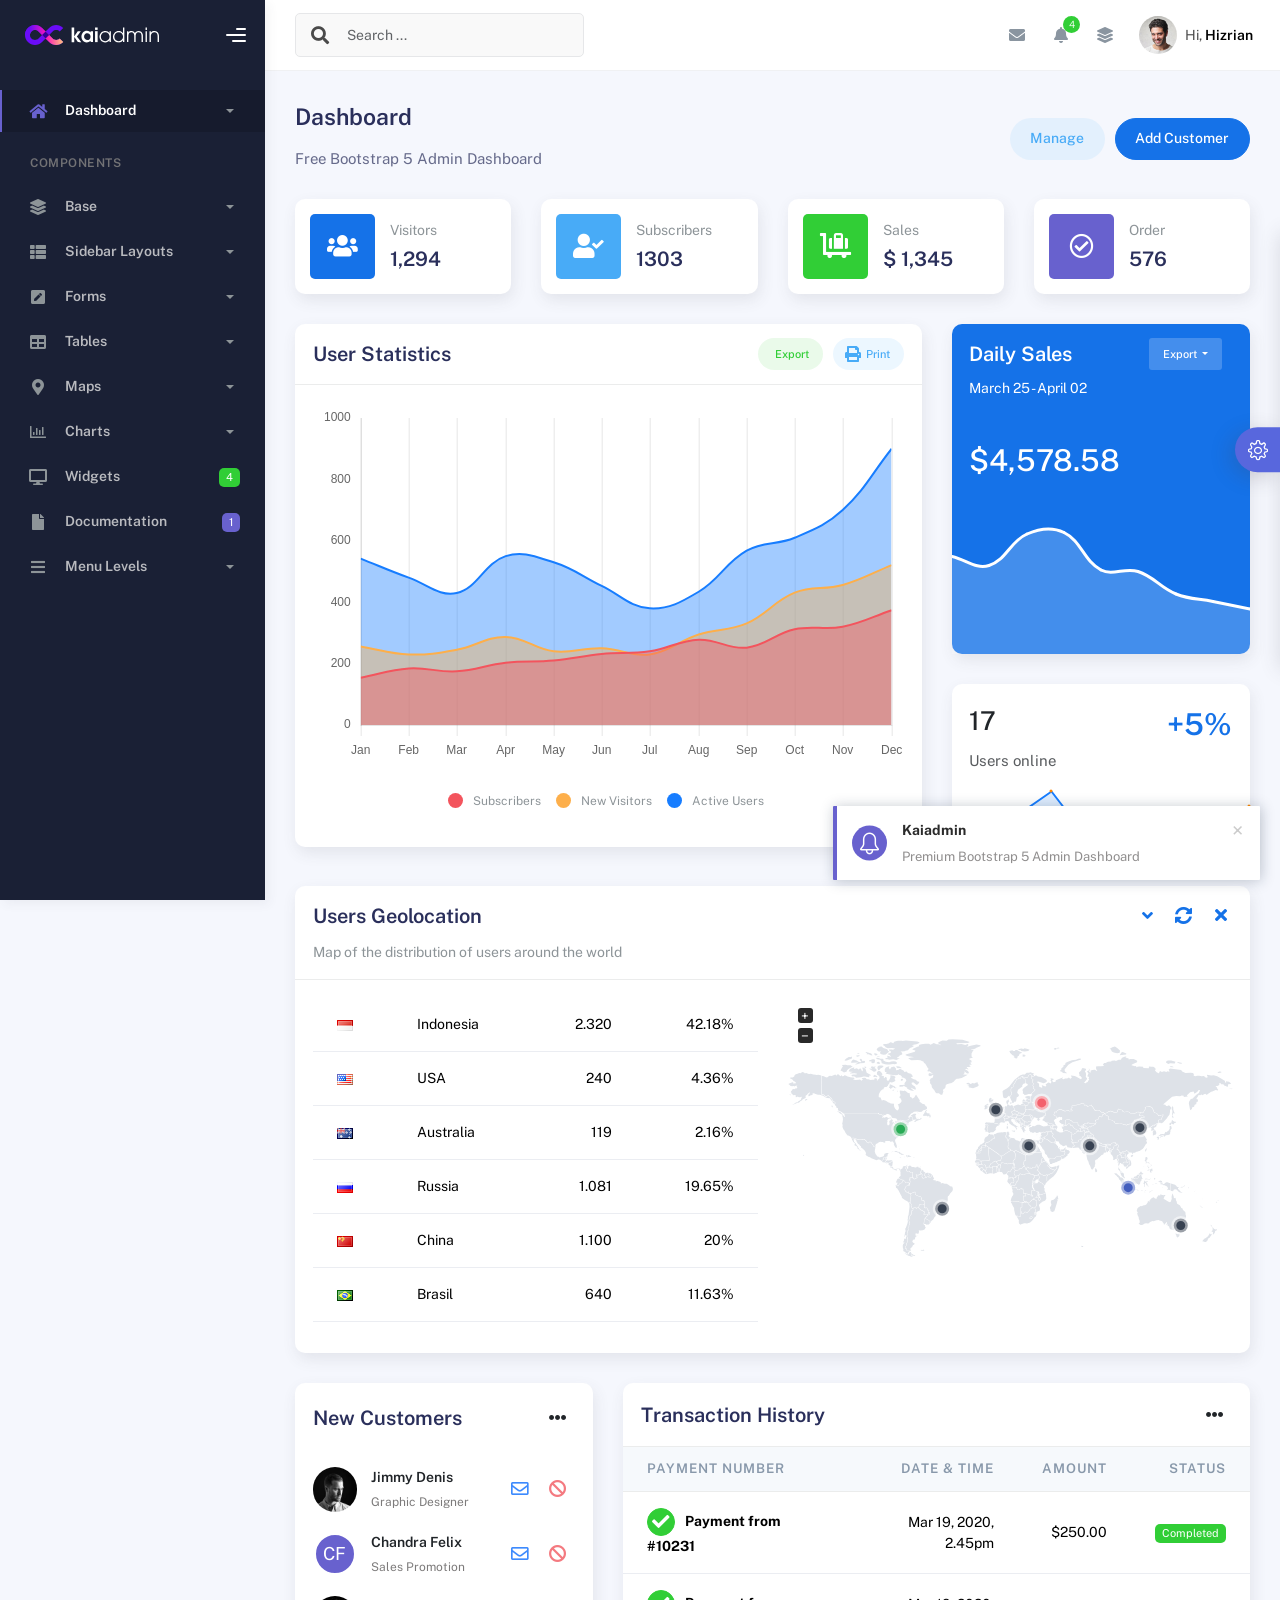
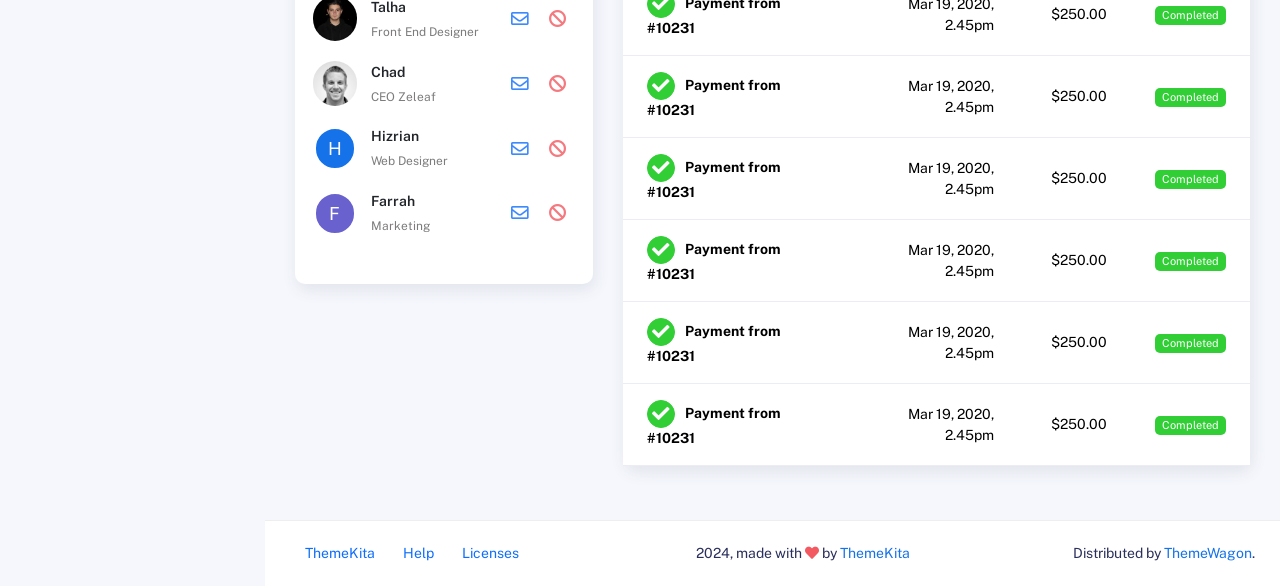
<file: kaiadmin-lite-1.2.0/index.html>
<!DOCTYPE html>
<html lang="en">
  <head>
    <meta http-equiv="X-UA-Compatible" content="IE=edge" />
    <title>Kaiadmin - Bootstrap 5 Admin Dashboard</title>
    <meta
      content="width=device-width, initial-scale=1.0, shrink-to-fit=no"
      name="viewport"
    />
    <link
      rel="icon"
      href="assets/img/kaiadmin/favicon.ico"
      type="image/x-icon"
    />

    <!-- Fonts and icons -->
    <script src="assets/js/plugin/webfont/webfont.min.js"></script>
    <script>
      WebFont.load({
        google: { families: ["Public Sans:300,400,500,600,700"] },
        custom: {
          families: [
            "Font Awesome 5 Solid",
            "Font Awesome 5 Regular",
            "Font Awesome 5 Brands",
            "simple-line-icons",
          ],
          urls: ["assets/css/fonts.min.css"],
        },
        active: function () {
          sessionStorage.fonts = true;
        },
      });
    </script>

    <!-- CSS Files -->
    <link rel="stylesheet" href="assets/css/bootstrap.min.css" />
    <link rel="stylesheet" href="assets/css/plugins.min.css" />
    <link rel="stylesheet" href="assets/css/kaiadmin.min.css" />

    <!-- CSS Just for demo purpose, don't include it in your project -->
    <link rel="stylesheet" href="assets/css/demo.css" />
  </head>
  <body>
    <div class="wrapper">
      <!-- Sidebar -->
      <div class="sidebar" data-background-color="dark">
        <div class="sidebar-logo">
          <!-- Logo Header -->
          <div class="logo-header" data-background-color="dark">
            <a href="index.html" class="logo">
              <img
                src="assets/img/kaiadmin/logo_light.svg"
                alt="navbar brand"
                class="navbar-brand"
                height="20"
              />
            </a>
            <div class="nav-toggle">
              <button class="btn btn-toggle toggle-sidebar">
                <i class="gg-menu-right"></i>
              </button>
              <button class="btn btn-toggle sidenav-toggler">
                <i class="gg-menu-left"></i>
              </button>
            </div>
            <button class="topbar-toggler more">
              <i class="gg-more-vertical-alt"></i>
            </button>
          </div>
          <!-- End Logo Header -->
        </div>
        <div class="sidebar-wrapper scrollbar scrollbar-inner">
          <div class="sidebar-content">
            <ul class="nav nav-secondary">
              <li class="nav-item active">
                <a
                  data-bs-toggle="collapse"
                  href="#dashboard"
                  class="collapsed"
                  aria-expanded="false"
                >
                  <i class="fas fa-home"></i>
                  <p>Dashboard</p>
                  <span class="caret"></span>
                </a>
                <div class="collapse" id="dashboard">
                  <ul class="nav nav-collapse">
                    <li>
                      <a href="../demo1/index.html">
                        <span class="sub-item">Dashboard 1</span>
                      </a>
                    </li>
                  </ul>
                </div>
              </li>
              <li class="nav-section">
                <span class="sidebar-mini-icon">
                  <i class="fa fa-ellipsis-h"></i>
                </span>
                <h4 class="text-section">Components</h4>
              </li>
              <li class="nav-item">
                <a data-bs-toggle="collapse" href="#base">
                  <i class="fas fa-layer-group"></i>
                  <p>Base</p>
                  <span class="caret"></span>
                </a>
                <div class="collapse" id="base">
                  <ul class="nav nav-collapse">
                    <li>
                      <a href="components/avatars.html">
                        <span class="sub-item">Avatars</span>
                      </a>
                    </li>
                    <li>
                      <a href="components/buttons.html">
                        <span class="sub-item">Buttons</span>
                      </a>
                    </li>
                    <li>
                      <a href="components/gridsystem.html">
                        <span class="sub-item">Grid System</span>
                      </a>
                    </li>
                    <li>
                      <a href="components/panels.html">
                        <span class="sub-item">Panels</span>
                      </a>
                    </li>
                    <li>
                      <a href="components/notifications.html">
                        <span class="sub-item">Notifications</span>
                      </a>
                    </li>
                    <li>
                      <a href="components/sweetalert.html">
                        <span class="sub-item">Sweet Alert</span>
                      </a>
                    </li>
                    <li>
                      <a href="components/font-awesome-icons.html">
                        <span class="sub-item">Font Awesome Icons</span>
                      </a>
                    </li>
                    <li>
                      <a href="components/simple-line-icons.html">
                        <span class="sub-item">Simple Line Icons</span>
                      </a>
                    </li>
                    <li>
                      <a href="components/typography.html">
                        <span class="sub-item">Typography</span>
                      </a>
                    </li>
                  </ul>
                </div>
              </li>
              <li class="nav-item">
                <a data-bs-toggle="collapse" href="#sidebarLayouts">
                  <i class="fas fa-th-list"></i>
                  <p>Sidebar Layouts</p>
                  <span class="caret"></span>
                </a>
                <div class="collapse" id="sidebarLayouts">
                  <ul class="nav nav-collapse">
                    <li>
                      <a href="sidebar-style-2.html">
                        <span class="sub-item">Sidebar Style 2</span>
                      </a>
                    </li>
                    <li>
                      <a href="icon-menu.html">
                        <span class="sub-item">Icon Menu</span>
                      </a>
                    </li>
                  </ul>
                </div>
              </li>
              <li class="nav-item">
                <a data-bs-toggle="collapse" href="#forms">
                  <i class="fas fa-pen-square"></i>
                  <p>Forms</p>
                  <span class="caret"></span>
                </a>
                <div class="collapse" id="forms">
                  <ul class="nav nav-collapse">
                    <li>
                      <a href="forms/forms.html">
                        <span class="sub-item">Basic Form</span>
                      </a>
                    </li>
                  </ul>
                </div>
              </li>
              <li class="nav-item">
                <a data-bs-toggle="collapse" href="#tables">
                  <i class="fas fa-table"></i>
                  <p>Tables</p>
                  <span class="caret"></span>
                </a>
                <div class="collapse" id="tables">
                  <ul class="nav nav-collapse">
                    <li>
                      <a href="tables/tables.html">
                        <span class="sub-item">Basic Table</span>
                      </a>
                    </li>
                    <li>
                      <a href="tables/datatables.html">
                        <span class="sub-item">Datatables</span>
                      </a>
                    </li>
                  </ul>
                </div>
              </li>
              <li class="nav-item">
                <a data-bs-toggle="collapse" href="#maps">
                  <i class="fas fa-map-marker-alt"></i>
                  <p>Maps</p>
                  <span class="caret"></span>
                </a>
                <div class="collapse" id="maps">
                  <ul class="nav nav-collapse">
                    <li>
                      <a href="maps/googlemaps.html">
                        <span class="sub-item">Google Maps</span>
                      </a>
                    </li>
                    <li>
                      <a href="maps/jsvectormap.html">
                        <span class="sub-item">Jsvectormap</span>
                      </a>
                    </li>
                  </ul>
                </div>
              </li>
              <li class="nav-item">
                <a data-bs-toggle="collapse" href="#charts">
                  <i class="far fa-chart-bar"></i>
                  <p>Charts</p>
                  <span class="caret"></span>
                </a>
                <div class="collapse" id="charts">
                  <ul class="nav nav-collapse">
                    <li>
                      <a href="charts/charts.html">
                        <span class="sub-item">Chart Js</span>
                      </a>
                    </li>
                    <li>
                      <a href="charts/sparkline.html">
                        <span class="sub-item">Sparkline</span>
                      </a>
                    </li>
                  </ul>
                </div>
              </li>
              <li class="nav-item">
                <a href="widgets.html">
                  <i class="fas fa-desktop"></i>
                  <p>Widgets</p>
                  <span class="badge badge-success">4</span>
                </a>
              </li>
              <li class="nav-item">
                <a href="../../documentation/index.html">
                  <i class="fas fa-file"></i>
                  <p>Documentation</p>
                  <span class="badge badge-secondary">1</span>
                </a>
              </li>
              <li class="nav-item">
                <a data-bs-toggle="collapse" href="#submenu">
                  <i class="fas fa-bars"></i>
                  <p>Menu Levels</p>
                  <span class="caret"></span>
                </a>
                <div class="collapse" id="submenu">
                  <ul class="nav nav-collapse">
                    <li>
                      <a data-bs-toggle="collapse" href="#subnav1">
                        <span class="sub-item">Level 1</span>
                        <span class="caret"></span>
                      </a>
                      <div class="collapse" id="subnav1">
                        <ul class="nav nav-collapse subnav">
                          <li>
                            <a href="#">
                              <span class="sub-item">Level 2</span>
                            </a>
                          </li>
                          <li>
                            <a href="#">
                              <span class="sub-item">Level 2</span>
                            </a>
                          </li>
                        </ul>
                      </div>
                    </li>
                    <li>
                      <a data-bs-toggle="collapse" href="#subnav2">
                        <span class="sub-item">Level 1</span>
                        <span class="caret"></span>
                      </a>
                      <div class="collapse" id="subnav2">
                        <ul class="nav nav-collapse subnav">
                          <li>
                            <a href="#">
                              <span class="sub-item">Level 2</span>
                            </a>
                          </li>
                        </ul>
                      </div>
                    </li>
                    <li>
                      <a href="#">
                        <span class="sub-item">Level 1</span>
                      </a>
                    </li>
                  </ul>
                </div>
              </li>
            </ul>
          </div>
        </div>
      </div>
      <!-- End Sidebar -->

      <div class="main-panel">
        <div class="main-header">
          <div class="main-header-logo">
            <!-- Logo Header -->
            <div class="logo-header" data-background-color="dark">
              <a href="index.html" class="logo">
                <img
                  src="assets/img/kaiadmin/logo_light.svg"
                  alt="navbar brand"
                  class="navbar-brand"
                  height="20"
                />
              </a>
              <div class="nav-toggle">
                <button class="btn btn-toggle toggle-sidebar">
                  <i class="gg-menu-right"></i>
                </button>
                <button class="btn btn-toggle sidenav-toggler">
                  <i class="gg-menu-left"></i>
                </button>
              </div>
              <button class="topbar-toggler more">
                <i class="gg-more-vertical-alt"></i>
              </button>
            </div>
            <!-- End Logo Header -->
          </div>
          <!-- Navbar Header -->
          <nav
            class="navbar navbar-header navbar-header-transparent navbar-expand-lg border-bottom"
          >
            <div class="container-fluid">
              <nav
                class="navbar navbar-header-left navbar-expand-lg navbar-form nav-search p-0 d-none d-lg-flex"
              >
                <div class="input-group">
                  <div class="input-group-prepend">
                    <button type="submit" class="btn btn-search pe-1">
                      <i class="fa fa-search search-icon"></i>
                    </button>
                  </div>
                  <input
                    type="text"
                    placeholder="Search ..."
                    class="form-control"
                  />
                </div>
              </nav>

              <ul class="navbar-nav topbar-nav ms-md-auto align-items-center">
                <li
                  class="nav-item topbar-icon dropdown hidden-caret d-flex d-lg-none"
                >
                  <a
                    class="nav-link dropdown-toggle"
                    data-bs-toggle="dropdown"
                    href="#"
                    role="button"
                    aria-expanded="false"
                    aria-haspopup="true"
                  >
                    <i class="fa fa-search"></i>
                  </a>
                  <ul class="dropdown-menu dropdown-search animated fadeIn">
                    <form class="navbar-left navbar-form nav-search">
                      <div class="input-group">
                        <input
                          type="text"
                          placeholder="Search ..."
                          class="form-control"
                        />
                      </div>
                    </form>
                  </ul>
                </li>
                <li class="nav-item topbar-icon dropdown hidden-caret">
                  <a
                    class="nav-link dropdown-toggle"
                    href="#"
                    id="messageDropdown"
                    role="button"
                    data-bs-toggle="dropdown"
                    aria-haspopup="true"
                    aria-expanded="false"
                  >
                    <i class="fa fa-envelope"></i>
                  </a>
                  <ul
                    class="dropdown-menu messages-notif-box animated fadeIn"
                    aria-labelledby="messageDropdown"
                  >
                    <li>
                      <div
                        class="dropdown-title d-flex justify-content-between align-items-center"
                      >
                        Messages
                        <a href="#" class="small">Mark all as read</a>
                      </div>
                    </li>
                    <li>
                      <div class="message-notif-scroll scrollbar-outer">
                        <div class="notif-center">
                          <a href="#">
                            <div class="notif-img">
                              <img
                                src="assets/img/jm_denis.jpg"
                                alt="Img Profile"
                              />
                            </div>
                            <div class="notif-content">
                              <span class="subject">Jimmy Denis</span>
                              <span class="block"> How are you ? </span>
                              <span class="time">5 minutes ago</span>
                            </div>
                          </a>
                          <a href="#">
                            <div class="notif-img">
                              <img
                                src="assets/img/chadengle.jpg"
                                alt="Img Profile"
                              />
                            </div>
                            <div class="notif-content">
                              <span class="subject">Chad</span>
                              <span class="block"> Ok, Thanks ! </span>
                              <span class="time">12 minutes ago</span>
                            </div>
                          </a>
                          <a href="#">
                            <div class="notif-img">
                              <img
                                src="assets/img/mlane.jpg"
                                alt="Img Profile"
                              />
                            </div>
                            <div class="notif-content">
                              <span class="subject">Jhon Doe</span>
                              <span class="block">
                                Ready for the meeting today...
                              </span>
                              <span class="time">12 minutes ago</span>
                            </div>
                          </a>
                          <a href="#">
                            <div class="notif-img">
                              <img
                                src="assets/img/talha.jpg"
                                alt="Img Profile"
                              />
                            </div>
                            <div class="notif-content">
                              <span class="subject">Talha</span>
                              <span class="block"> Hi, Apa Kabar ? </span>
                              <span class="time">17 minutes ago</span>
                            </div>
                          </a>
                        </div>
                      </div>
                    </li>
                    <li>
                      <a class="see-all" href="javascript:void(0);"
                        >See all messages<i class="fa fa-angle-right"></i>
                      </a>
                    </li>
                  </ul>
                </li>
                <li class="nav-item topbar-icon dropdown hidden-caret">
                  <a
                    class="nav-link dropdown-toggle"
                    href="#"
                    id="notifDropdown"
                    role="button"
                    data-bs-toggle="dropdown"
                    aria-haspopup="true"
                    aria-expanded="false"
                  >
                    <i class="fa fa-bell"></i>
                    <span class="notification">4</span>
                  </a>
                  <ul
                    class="dropdown-menu notif-box animated fadeIn"
                    aria-labelledby="notifDropdown"
                  >
                    <li>
                      <div class="dropdown-title">
                        You have 4 new notification
                      </div>
                    </li>
                    <li>
                      <div class="notif-scroll scrollbar-outer">
                        <div class="notif-center">
                          <a href="#">
                            <div class="notif-icon notif-primary">
                              <i class="fa fa-user-plus"></i>
                            </div>
                            <div class="notif-content">
                              <span class="block"> New user registered </span>
                              <span class="time">5 minutes ago</span>
                            </div>
                          </a>
                          <a href="#">
                            <div class="notif-icon notif-success">
                              <i class="fa fa-comment"></i>
                            </div>
                            <div class="notif-content">
                              <span class="block">
                                Rahmad commented on Admin
                              </span>
                              <span class="time">12 minutes ago</span>
                            </div>
                          </a>
                          <a href="#">
                            <div class="notif-img">
                              <img
                                src="assets/img/profile2.jpg"
                                alt="Img Profile"
                              />
                            </div>
                            <div class="notif-content">
                              <span class="block">
                                Reza send messages to you
                              </span>
                              <span class="time">12 minutes ago</span>
                            </div>
                          </a>
                          <a href="#">
                            <div class="notif-icon notif-danger">
                              <i class="fa fa-heart"></i>
                            </div>
                            <div class="notif-content">
                              <span class="block"> Farrah liked Admin </span>
                              <span class="time">17 minutes ago</span>
                            </div>
                          </a>
                        </div>
                      </div>
                    </li>
                    <li>
                      <a class="see-all" href="javascript:void(0);"
                        >See all notifications<i class="fa fa-angle-right"></i>
                      </a>
                    </li>
                  </ul>
                </li>
                <li class="nav-item topbar-icon dropdown hidden-caret">
                  <a
                    class="nav-link"
                    data-bs-toggle="dropdown"
                    href="#"
                    aria-expanded="false"
                  >
                    <i class="fas fa-layer-group"></i>
                  </a>
                  <div class="dropdown-menu quick-actions animated fadeIn">
                    <div class="quick-actions-header">
                      <span class="title mb-1">Quick Actions</span>
                      <span class="subtitle op-7">Shortcuts</span>
                    </div>
                    <div class="quick-actions-scroll scrollbar-outer">
                      <div class="quick-actions-items">
                        <div class="row m-0">
                          <a class="col-6 col-md-4 p-0" href="#">
                            <div class="quick-actions-item">
                              <div class="avatar-item bg-danger rounded-circle">
                                <i class="far fa-calendar-alt"></i>
                              </div>
                              <span class="text">Calendar</span>
                            </div>
                          </a>
                          <a class="col-6 col-md-4 p-0" href="#">
                            <div class="quick-actions-item">
                              <div
                                class="avatar-item bg-warning rounded-circle"
                              >
                                <i class="fas fa-map"></i>
                              </div>
                              <span class="text">Maps</span>
                            </div>
                          </a>
                          <a class="col-6 col-md-4 p-0" href="#">
                            <div class="quick-actions-item">
                              <div class="avatar-item bg-info rounded-circle">
                                <i class="fas fa-file-excel"></i>
                              </div>
                              <span class="text">Reports</span>
                            </div>
                          </a>
                          <a class="col-6 col-md-4 p-0" href="#">
                            <div class="quick-actions-item">
                              <div
                                class="avatar-item bg-success rounded-circle"
                              >
                                <i class="fas fa-envelope"></i>
                              </div>
                              <span class="text">Emails</span>
                            </div>
                          </a>
                          <a class="col-6 col-md-4 p-0" href="#">
                            <div class="quick-actions-item">
                              <div
                                class="avatar-item bg-primary rounded-circle"
                              >
                                <i class="fas fa-file-invoice-dollar"></i>
                              </div>
                              <span class="text">Invoice</span>
                            </div>
                          </a>
                          <a class="col-6 col-md-4 p-0" href="#">
                            <div class="quick-actions-item">
                              <div
                                class="avatar-item bg-secondary rounded-circle"
                              >
                                <i class="fas fa-credit-card"></i>
                              </div>
                              <span class="text">Payments</span>
                            </div>
                          </a>
                        </div>
                      </div>
                    </div>
                  </div>
                </li>

                <li class="nav-item topbar-user dropdown hidden-caret">
                  <a
                    class="dropdown-toggle profile-pic"
                    data-bs-toggle="dropdown"
                    href="#"
                    aria-expanded="false"
                  >
                    <div class="avatar-sm">
                      <img
                        src="assets/img/profile.jpg"
                        alt="..."
                        class="avatar-img rounded-circle"
                      />
                    </div>
                    <span class="profile-username">
                      <span class="op-7">Hi,</span>
                      <span class="fw-bold">Hizrian</span>
                    </span>
                  </a>
                  <ul class="dropdown-menu dropdown-user animated fadeIn">
                    <div class="dropdown-user-scroll scrollbar-outer">
                      <li>
                        <div class="user-box">
                          <div class="avatar-lg">
                            <img
                              src="assets/img/profile.jpg"
                              alt="image profile"
                              class="avatar-img rounded"
                            />
                          </div>
                          <div class="u-text">
                            <h4>Hizrian</h4>
                            <p class="text-muted">hello@example.com</p>
                            <a
                              href="profile.html"
                              class="btn btn-xs btn-secondary btn-sm"
                              >View Profile</a
                            >
                          </div>
                        </div>
                      </li>
                      <li>
                        <div class="dropdown-divider"></div>
                        <a class="dropdown-item" href="#">My Profile</a>
                        <a class="dropdown-item" href="#">My Balance</a>
                        <a class="dropdown-item" href="#">Inbox</a>
                        <div class="dropdown-divider"></div>
                        <a class="dropdown-item" href="#">Account Setting</a>
                        <div class="dropdown-divider"></div>
                        <a class="dropdown-item" href="#">Logout</a>
                      </li>
                    </div>
                  </ul>
                </li>
              </ul>
            </div>
          </nav>
          <!-- End Navbar -->
        </div>

        <div class="container">
          <div class="page-inner">
            <div
              class="d-flex align-items-left align-items-md-center flex-column flex-md-row pt-2 pb-4"
            >
              <div>
                <h3 class="fw-bold mb-3">Dashboard</h3>
                <h6 class="op-7 mb-2">Free Bootstrap 5 Admin Dashboard</h6>
              </div>
              <div class="ms-md-auto py-2 py-md-0">
                <a href="#" class="btn btn-label-info btn-round me-2">Manage</a>
                <a href="#" class="btn btn-primary btn-round">Add Customer</a>
              </div>
            </div>
            <div class="row">
              <div class="col-sm-6 col-md-3">
                <div class="card card-stats card-round">
                  <div class="card-body">
                    <div class="row align-items-center">
                      <div class="col-icon">
                        <div
                          class="icon-big text-center icon-primary bubble-shadow-small"
                        >
                          <i class="fas fa-users"></i>
                        </div>
                      </div>
                      <div class="col col-stats ms-3 ms-sm-0">
                        <div class="numbers">
                          <p class="card-category">Visitors</p>
                          <h4 class="card-title">1,294</h4>
                        </div>
                      </div>
                    </div>
                  </div>
                </div>
              </div>
              <div class="col-sm-6 col-md-3">
                <div class="card card-stats card-round">
                  <div class="card-body">
                    <div class="row align-items-center">
                      <div class="col-icon">
                        <div
                          class="icon-big text-center icon-info bubble-shadow-small"
                        >
                          <i class="fas fa-user-check"></i>
                        </div>
                      </div>
                      <div class="col col-stats ms-3 ms-sm-0">
                        <div class="numbers">
                          <p class="card-category">Subscribers</p>
                          <h4 class="card-title">1303</h4>
                        </div>
                      </div>
                    </div>
                  </div>
                </div>
              </div>
              <div class="col-sm-6 col-md-3">
                <div class="card card-stats card-round">
                  <div class="card-body">
                    <div class="row align-items-center">
                      <div class="col-icon">
                        <div
                          class="icon-big text-center icon-success bubble-shadow-small"
                        >
                          <i class="fas fa-luggage-cart"></i>
                        </div>
                      </div>
                      <div class="col col-stats ms-3 ms-sm-0">
                        <div class="numbers">
                          <p class="card-category">Sales</p>
                          <h4 class="card-title">$ 1,345</h4>
                        </div>
                      </div>
                    </div>
                  </div>
                </div>
              </div>
              <div class="col-sm-6 col-md-3">
                <div class="card card-stats card-round">
                  <div class="card-body">
                    <div class="row align-items-center">
                      <div class="col-icon">
                        <div
                          class="icon-big text-center icon-secondary bubble-shadow-small"
                        >
                          <i class="far fa-check-circle"></i>
                        </div>
                      </div>
                      <div class="col col-stats ms-3 ms-sm-0">
                        <div class="numbers">
                          <p class="card-category">Order</p>
                          <h4 class="card-title">576</h4>
                        </div>
                      </div>
                    </div>
                  </div>
                </div>
              </div>
            </div>
            <div class="row">
              <div class="col-md-8">
                <div class="card card-round">
                  <div class="card-header">
                    <div class="card-head-row">
                      <div class="card-title">User Statistics</div>
                      <div class="card-tools">
                        <a
                          href="#"
                          class="btn btn-label-success btn-round btn-sm me-2"
                        >
                          <span class="btn-label">
                            <i class="fa fa-pencil"></i>
                          </span>
                          Export
                        </a>
                        <a href="#" class="btn btn-label-info btn-round btn-sm">
                          <span class="btn-label">
                            <i class="fa fa-print"></i>
                          </span>
                          Print
                        </a>
                      </div>
                    </div>
                  </div>
                  <div class="card-body">
                    <div class="chart-container" style="min-height: 375px">
                      <canvas id="statisticsChart"></canvas>
                    </div>
                    <div id="myChartLegend"></div>
                  </div>
                </div>
              </div>
              <div class="col-md-4">
                <div class="card card-primary card-round">
                  <div class="card-header">
                    <div class="card-head-row">
                      <div class="card-title">Daily Sales</div>
                      <div class="card-tools">
                        <div class="dropdown">
                          <button
                            class="btn btn-sm btn-label-light dropdown-toggle"
                            type="button"
                            id="dropdownMenuButton"
                            data-bs-toggle="dropdown"
                            aria-haspopup="true"
                            aria-expanded="false"
                          >
                            Export
                          </button>
                          <div
                            class="dropdown-menu"
                            aria-labelledby="dropdownMenuButton"
                          >
                            <a class="dropdown-item" href="#">Action</a>
                            <a class="dropdown-item" href="#">Another action</a>
                            <a class="dropdown-item" href="#"
                              >Something else here</a
                            >
                          </div>
                        </div>
                      </div>
                    </div>
                    <div class="card-category">March 25 - April 02</div>
                  </div>
                  <div class="card-body pb-0">
                    <div class="mb-4 mt-2">
                      <h1>$4,578.58</h1>
                    </div>
                    <div class="pull-in">
                      <canvas id="dailySalesChart"></canvas>
                    </div>
                  </div>
                </div>
                <div class="card card-round">
                  <div class="card-body pb-0">
                    <div class="h1 fw-bold float-end text-primary">+5%</div>
                    <h2 class="mb-2">17</h2>
                    <p class="text-muted">Users online</p>
                    <div class="pull-in sparkline-fix">
                      <div id="lineChart"></div>
                    </div>
                  </div>
                </div>
              </div>
            </div>
            <div class="row">
              <div class="col-md-12">
                <div class="card card-round">
                  <div class="card-header">
                    <div class="card-head-row card-tools-still-right">
                      <h4 class="card-title">Users Geolocation</h4>
                      <div class="card-tools">
                        <button
                          class="btn btn-icon btn-link btn-primary btn-xs"
                        >
                          <span class="fa fa-angle-down"></span>
                        </button>
                        <button
                          class="btn btn-icon btn-link btn-primary btn-xs btn-refresh-card"
                        >
                          <span class="fa fa-sync-alt"></span>
                        </button>
                        <button
                          class="btn btn-icon btn-link btn-primary btn-xs"
                        >
                          <span class="fa fa-times"></span>
                        </button>
                      </div>
                    </div>
                    <p class="card-category">
                      Map of the distribution of users around the world
                    </p>
                  </div>
                  <div class="card-body">
                    <div class="row">
                      <div class="col-md-6">
                        <div class="table-responsive table-hover table-sales">
                          <table class="table">
                            <tbody>
                              <tr>
                                <td>
                                  <div class="flag">
                                    <img
                                      src="assets/img/flags/id.png"
                                      alt="indonesia"
                                    />
                                  </div>
                                </td>
                                <td>Indonesia</td>
                                <td class="text-end">2.320</td>
                                <td class="text-end">42.18%</td>
                              </tr>
                              <tr>
                                <td>
                                  <div class="flag">
                                    <img
                                      src="assets/img/flags/us.png"
                                      alt="united states"
                                    />
                                  </div>
                                </td>
                                <td>USA</td>
                                <td class="text-end">240</td>
                                <td class="text-end">4.36%</td>
                              </tr>
                              <tr>
                                <td>
                                  <div class="flag">
                                    <img
                                      src="assets/img/flags/au.png"
                                      alt="australia"
                                    />
                                  </div>
                                </td>
                                <td>Australia</td>
                                <td class="text-end">119</td>
                                <td class="text-end">2.16%</td>
                              </tr>
                              <tr>
                                <td>
                                  <div class="flag">
                                    <img
                                      src="assets/img/flags/ru.png"
                                      alt="russia"
                                    />
                                  </div>
                                </td>
                                <td>Russia</td>
                                <td class="text-end">1.081</td>
                                <td class="text-end">19.65%</td>
                              </tr>
                              <tr>
                                <td>
                                  <div class="flag">
                                    <img
                                      src="assets/img/flags/cn.png"
                                      alt="china"
                                    />
                                  </div>
                                </td>
                                <td>China</td>
                                <td class="text-end">1.100</td>
                                <td class="text-end">20%</td>
                              </tr>
                              <tr>
                                <td>
                                  <div class="flag">
                                    <img
                                      src="assets/img/flags/br.png"
                                      alt="brazil"
                                    />
                                  </div>
                                </td>
                                <td>Brasil</td>
                                <td class="text-end">640</td>
                                <td class="text-end">11.63%</td>
                              </tr>
                            </tbody>
                          </table>
                        </div>
                      </div>
                      <div class="col-md-6">
                        <div class="mapcontainer">
                          <div
                            id="world-map"
                            class="w-100"
                            style="height: 300px"
                          ></div>
                        </div>
                      </div>
                    </div>
                  </div>
                </div>
              </div>
            </div>
            <div class="row">
              <div class="col-md-4">
                <div class="card card-round">
                  <div class="card-body">
                    <div class="card-head-row card-tools-still-right">
                      <div class="card-title">New Customers</div>
                      <div class="card-tools">
                        <div class="dropdown">
                          <button
                            class="btn btn-icon btn-clean me-0"
                            type="button"
                            id="dropdownMenuButton"
                            data-bs-toggle="dropdown"
                            aria-haspopup="true"
                            aria-expanded="false"
                          >
                            <i class="fas fa-ellipsis-h"></i>
                          </button>
                          <div
                            class="dropdown-menu"
                            aria-labelledby="dropdownMenuButton"
                          >
                            <a class="dropdown-item" href="#">Action</a>
                            <a class="dropdown-item" href="#">Another action</a>
                            <a class="dropdown-item" href="#"
                              >Something else here</a
                            >
                          </div>
                        </div>
                      </div>
                    </div>
                    <div class="card-list py-4">
                      <div class="item-list">
                        <div class="avatar">
                          <img
                            src="assets/img/jm_denis.jpg"
                            alt="..."
                            class="avatar-img rounded-circle"
                          />
                        </div>
                        <div class="info-user ms-3">
                          <div class="username">Jimmy Denis</div>
                          <div class="status">Graphic Designer</div>
                        </div>
                        <button class="btn btn-icon btn-link op-8 me-1">
                          <i class="far fa-envelope"></i>
                        </button>
                        <button class="btn btn-icon btn-link btn-danger op-8">
                          <i class="fas fa-ban"></i>
                        </button>
                      </div>
                      <div class="item-list">
                        <div class="avatar">
                          <span
                            class="avatar-title rounded-circle border border-white"
                            >CF</span
                          >
                        </div>
                        <div class="info-user ms-3">
                          <div class="username">Chandra Felix</div>
                          <div class="status">Sales Promotion</div>
                        </div>
                        <button class="btn btn-icon btn-link op-8 me-1">
                          <i class="far fa-envelope"></i>
                        </button>
                        <button class="btn btn-icon btn-link btn-danger op-8">
                          <i class="fas fa-ban"></i>
                        </button>
                      </div>
                      <div class="item-list">
                        <div class="avatar">
                          <img
                            src="assets/img/talha.jpg"
                            alt="..."
                            class="avatar-img rounded-circle"
                          />
                        </div>
                        <div class="info-user ms-3">
                          <div class="username">Talha</div>
                          <div class="status">Front End Designer</div>
                        </div>
                        <button class="btn btn-icon btn-link op-8 me-1">
                          <i class="far fa-envelope"></i>
                        </button>
                        <button class="btn btn-icon btn-link btn-danger op-8">
                          <i class="fas fa-ban"></i>
                        </button>
                      </div>
                      <div class="item-list">
                        <div class="avatar">
                          <img
                            src="assets/img/chadengle.jpg"
                            alt="..."
                            class="avatar-img rounded-circle"
                          />
                        </div>
                        <div class="info-user ms-3">
                          <div class="username">Chad</div>
                          <div class="status">CEO Zeleaf</div>
                        </div>
                        <button class="btn btn-icon btn-link op-8 me-1">
                          <i class="far fa-envelope"></i>
                        </button>
                        <button class="btn btn-icon btn-link btn-danger op-8">
                          <i class="fas fa-ban"></i>
                        </button>
                      </div>
                      <div class="item-list">
                        <div class="avatar">
                          <span
                            class="avatar-title rounded-circle border border-white bg-primary"
                            >H</span
                          >
                        </div>
                        <div class="info-user ms-3">
                          <div class="username">Hizrian</div>
                          <div class="status">Web Designer</div>
                        </div>
                        <button class="btn btn-icon btn-link op-8 me-1">
                          <i class="far fa-envelope"></i>
                        </button>
                        <button class="btn btn-icon btn-link btn-danger op-8">
                          <i class="fas fa-ban"></i>
                        </button>
                      </div>
                      <div class="item-list">
                        <div class="avatar">
                          <span
                            class="avatar-title rounded-circle border border-white bg-secondary"
                            >F</span
                          >
                        </div>
                        <div class="info-user ms-3">
                          <div class="username">Farrah</div>
                          <div class="status">Marketing</div>
                        </div>
                        <button class="btn btn-icon btn-link op-8 me-1">
                          <i class="far fa-envelope"></i>
                        </button>
                        <button class="btn btn-icon btn-link btn-danger op-8">
                          <i class="fas fa-ban"></i>
                        </button>
                      </div>
                    </div>
                  </div>
                </div>
              </div>
              <div class="col-md-8">
                <div class="card card-round">
                  <div class="card-header">
                    <div class="card-head-row card-tools-still-right">
                      <div class="card-title">Transaction History</div>
                      <div class="card-tools">
                        <div class="dropdown">
                          <button
                            class="btn btn-icon btn-clean me-0"
                            type="button"
                            id="dropdownMenuButton"
                            data-bs-toggle="dropdown"
                            aria-haspopup="true"
                            aria-expanded="false"
                          >
                            <i class="fas fa-ellipsis-h"></i>
                          </button>
                          <div
                            class="dropdown-menu"
                            aria-labelledby="dropdownMenuButton"
                          >
                            <a class="dropdown-item" href="#">Action</a>
                            <a class="dropdown-item" href="#">Another action</a>
                            <a class="dropdown-item" href="#"
                              >Something else here</a
                            >
                          </div>
                        </div>
                      </div>
                    </div>
                  </div>
                  <div class="card-body p-0">
                    <div class="table-responsive">
                      <!-- Projects table -->
                      <table class="table align-items-center mb-0">
                        <thead class="thead-light">
                          <tr>
                            <th scope="col">Payment Number</th>
                            <th scope="col" class="text-end">Date & Time</th>
                            <th scope="col" class="text-end">Amount</th>
                            <th scope="col" class="text-end">Status</th>
                          </tr>
                        </thead>
                        <tbody>
                          <tr>
                            <th scope="row">
                              <button
                                class="btn btn-icon btn-round btn-success btn-sm me-2"
                              >
                                <i class="fa fa-check"></i>
                              </button>
                              Payment from #10231
                            </th>
                            <td class="text-end">Mar 19, 2020, 2.45pm</td>
                            <td class="text-end">$250.00</td>
                            <td class="text-end">
                              <span class="badge badge-success">Completed</span>
                            </td>
                          </tr>
                          <tr>
                            <th scope="row">
                              <button
                                class="btn btn-icon btn-round btn-success btn-sm me-2"
                              >
                                <i class="fa fa-check"></i>
                              </button>
                              Payment from #10231
                            </th>
                            <td class="text-end">Mar 19, 2020, 2.45pm</td>
                            <td class="text-end">$250.00</td>
                            <td class="text-end">
                              <span class="badge badge-success">Completed</span>
                            </td>
                          </tr>
                          <tr>
                            <th scope="row">
                              <button
                                class="btn btn-icon btn-round btn-success btn-sm me-2"
                              >
                                <i class="fa fa-check"></i>
                              </button>
                              Payment from #10231
                            </th>
                            <td class="text-end">Mar 19, 2020, 2.45pm</td>
                            <td class="text-end">$250.00</td>
                            <td class="text-end">
                              <span class="badge badge-success">Completed</span>
                            </td>
                          </tr>
                          <tr>
                            <th scope="row">
                              <button
                                class="btn btn-icon btn-round btn-success btn-sm me-2"
                              >
                                <i class="fa fa-check"></i>
                              </button>
                              Payment from #10231
                            </th>
                            <td class="text-end">Mar 19, 2020, 2.45pm</td>
                            <td class="text-end">$250.00</td>
                            <td class="text-end">
                              <span class="badge badge-success">Completed</span>
                            </td>
                          </tr>
                          <tr>
                            <th scope="row">
                              <button
                                class="btn btn-icon btn-round btn-success btn-sm me-2"
                              >
                                <i class="fa fa-check"></i>
                              </button>
                              Payment from #10231
                            </th>
                            <td class="text-end">Mar 19, 2020, 2.45pm</td>
                            <td class="text-end">$250.00</td>
                            <td class="text-end">
                              <span class="badge badge-success">Completed</span>
                            </td>
                          </tr>
                          <tr>
                            <th scope="row">
                              <button
                                class="btn btn-icon btn-round btn-success btn-sm me-2"
                              >
                                <i class="fa fa-check"></i>
                              </button>
                              Payment from #10231
                            </th>
                            <td class="text-end">Mar 19, 2020, 2.45pm</td>
                            <td class="text-end">$250.00</td>
                            <td class="text-end">
                              <span class="badge badge-success">Completed</span>
                            </td>
                          </tr>
                          <tr>
                            <th scope="row">
                              <button
                                class="btn btn-icon btn-round btn-success btn-sm me-2"
                              >
                                <i class="fa fa-check"></i>
                              </button>
                              Payment from #10231
                            </th>
                            <td class="text-end">Mar 19, 2020, 2.45pm</td>
                            <td class="text-end">$250.00</td>
                            <td class="text-end">
                              <span class="badge badge-success">Completed</span>
                            </td>
                          </tr>
                        </tbody>
                      </table>
                    </div>
                  </div>
                </div>
              </div>
            </div>
          </div>
        </div>

        <footer class="footer">
          <div class="container-fluid d-flex justify-content-between">
            <nav class="pull-left">
              <ul class="nav">
                <li class="nav-item">
                  <a class="nav-link" href="http://www.themekita.com">
                    ThemeKita
                  </a>
                </li>
                <li class="nav-item">
                  <a class="nav-link" href="#"> Help </a>
                </li>
                <li class="nav-item">
                  <a class="nav-link" href="#"> Licenses </a>
                </li>
              </ul>
            </nav>
            <div class="copyright">
              2024, made with <i class="fa fa-heart heart text-danger"></i> by
              <a href="http://www.themekita.com">ThemeKita</a>
            </div>
            <div>
              Distributed by
              <a target="_blank" href="https://themewagon.com/">ThemeWagon</a>.
            </div>
          </div>
        </footer>
      </div>

      <!-- Custom template | don't include it in your project! -->
      <div class="custom-template">
        <div class="title">Settings</div>
        <div class="custom-content">
          <div class="switcher">
            <div class="switch-block">
              <h4>Logo Header</h4>
              <div class="btnSwitch">
                <button
                  type="button"
                  class="selected changeLogoHeaderColor"
                  data-color="dark"
                ></button>
                <button
                  type="button"
                  class="changeLogoHeaderColor"
                  data-color="blue"
                ></button>
                <button
                  type="button"
                  class="changeLogoHeaderColor"
                  data-color="purple"
                ></button>
                <button
                  type="button"
                  class="changeLogoHeaderColor"
                  data-color="light-blue"
                ></button>
                <button
                  type="button"
                  class="changeLogoHeaderColor"
                  data-color="green"
                ></button>
                <button
                  type="button"
                  class="changeLogoHeaderColor"
                  data-color="orange"
                ></button>
                <button
                  type="button"
                  class="changeLogoHeaderColor"
                  data-color="red"
                ></button>
                <button
                  type="button"
                  class="changeLogoHeaderColor"
                  data-color="white"
                ></button>
                <br />
                <button
                  type="button"
                  class="changeLogoHeaderColor"
                  data-color="dark2"
                ></button>
                <button
                  type="button"
                  class="changeLogoHeaderColor"
                  data-color="blue2"
                ></button>
                <button
                  type="button"
                  class="changeLogoHeaderColor"
                  data-color="purple2"
                ></button>
                <button
                  type="button"
                  class="changeLogoHeaderColor"
                  data-color="light-blue2"
                ></button>
                <button
                  type="button"
                  class="changeLogoHeaderColor"
                  data-color="green2"
                ></button>
                <button
                  type="button"
                  class="changeLogoHeaderColor"
                  data-color="orange2"
                ></button>
                <button
                  type="button"
                  class="changeLogoHeaderColor"
                  data-color="red2"
                ></button>
              </div>
            </div>
            <div class="switch-block">
              <h4>Navbar Header</h4>
              <div class="btnSwitch">
                <button
                  type="button"
                  class="changeTopBarColor"
                  data-color="dark"
                ></button>
                <button
                  type="button"
                  class="changeTopBarColor"
                  data-color="blue"
                ></button>
                <button
                  type="button"
                  class="changeTopBarColor"
                  data-color="purple"
                ></button>
                <button
                  type="button"
                  class="changeTopBarColor"
                  data-color="light-blue"
                ></button>
                <button
                  type="button"
                  class="changeTopBarColor"
                  data-color="green"
                ></button>
                <button
                  type="button"
                  class="changeTopBarColor"
                  data-color="orange"
                ></button>
                <button
                  type="button"
                  class="changeTopBarColor"
                  data-color="red"
                ></button>
                <button
                  type="button"
                  class="selected changeTopBarColor"
                  data-color="white"
                ></button>
                <br />
                <button
                  type="button"
                  class="changeTopBarColor"
                  data-color="dark2"
                ></button>
                <button
                  type="button"
                  class="changeTopBarColor"
                  data-color="blue2"
                ></button>
                <button
                  type="button"
                  class="changeTopBarColor"
                  data-color="purple2"
                ></button>
                <button
                  type="button"
                  class="changeTopBarColor"
                  data-color="light-blue2"
                ></button>
                <button
                  type="button"
                  class="changeTopBarColor"
                  data-color="green2"
                ></button>
                <button
                  type="button"
                  class="changeTopBarColor"
                  data-color="orange2"
                ></button>
                <button
                  type="button"
                  class="changeTopBarColor"
                  data-color="red2"
                ></button>
              </div>
            </div>
            <div class="switch-block">
              <h4>Sidebar</h4>
              <div class="btnSwitch">
                <button
                  type="button"
                  class="changeSideBarColor"
                  data-color="white"
                ></button>
                <button
                  type="button"
                  class="selected changeSideBarColor"
                  data-color="dark"
                ></button>
                <button
                  type="button"
                  class="changeSideBarColor"
                  data-color="dark2"
                ></button>
              </div>
            </div>
          </div>
        </div>
        <div class="custom-toggle">
          <i class="icon-settings"></i>
        </div>
      </div>
      <!-- End Custom template -->
    </div>
    <!--   Core JS Files   -->
    <script src="assets/js/core/jquery-3.7.1.min.js"></script>
    <script src="assets/js/core/popper.min.js"></script>
    <script src="assets/js/core/bootstrap.min.js"></script>

    <!-- jQuery Scrollbar -->
    <script src="assets/js/plugin/jquery-scrollbar/jquery.scrollbar.min.js"></script>

    <!-- Chart JS -->
    <script src="assets/js/plugin/chart.js/chart.min.js"></script>

    <!-- jQuery Sparkline -->
    <script src="assets/js/plugin/jquery.sparkline/jquery.sparkline.min.js"></script>

    <!-- Chart Circle -->
    <script src="assets/js/plugin/chart-circle/circles.min.js"></script>

    <!-- Datatables -->
    <script src="assets/js/plugin/datatables/datatables.min.js"></script>

    <!-- Bootstrap Notify -->
    <script src="assets/js/plugin/bootstrap-notify/bootstrap-notify.min.js"></script>

    <!-- jQuery Vector Maps -->
    <script src="assets/js/plugin/jsvectormap/jsvectormap.min.js"></script>
    <script src="assets/js/plugin/jsvectormap/world.js"></script>

    <!-- Sweet Alert -->
    <script src="assets/js/plugin/sweetalert/sweetalert.min.js"></script>

    <!-- Kaiadmin JS -->
    <script src="assets/js/kaiadmin.min.js"></script>

    <!-- Kaiadmin DEMO methods, don't include it in your project! -->
    <script src="assets/js/setting-demo.js"></script>
    <script src="assets/js/demo.js"></script>
    <script>
      $("#lineChart").sparkline([102, 109, 120, 99, 110, 105, 115], {
        type: "line",
        height: "70",
        width: "100%",
        lineWidth: "2",
        lineColor: "#177dff",
        fillColor: "rgba(23, 125, 255, 0.14)",
      });

      $("#lineChart2").sparkline([99, 125, 122, 105, 110, 124, 115], {
        type: "line",
        height: "70",
        width: "100%",
        lineWidth: "2",
        lineColor: "#f3545d",
        fillColor: "rgba(243, 84, 93, .14)",
      });

      $("#lineChart3").sparkline([105, 103, 123, 100, 95, 105, 115], {
        type: "line",
        height: "70",
        width: "100%",
        lineWidth: "2",
        lineColor: "#ffa534",
        fillColor: "rgba(255, 165, 52, .14)",
      });
    </script>
  </body>
</html>
</file>
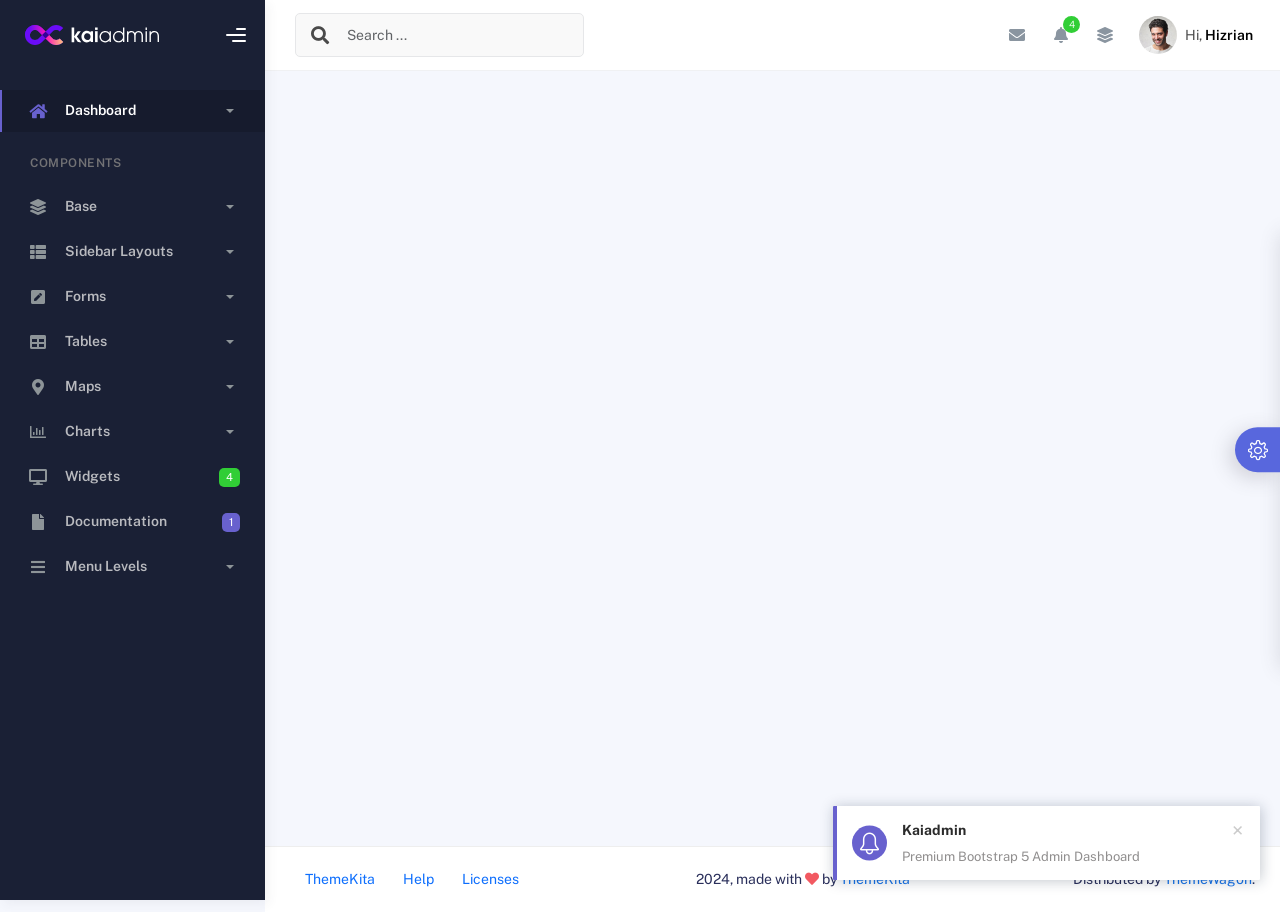
<file: View/BackOffice/index.html>
<!DOCTYPE html>
<html lang="en">
  <head>
    <meta http-equiv="X-UA-Compatible" content="IE=edge" />
    <title>Kaiadmin - Bootstrap 5 Admin Dashboard</title>
    <meta
      content="width=device-width, initial-scale=1.0, shrink-to-fit=no"
      name="viewport"
    />
    <link
      rel="icon"
      href="assets/img/kaiadmin/favicon.ico"
      type="image/x-icon"
    />

    <!-- Fonts and icons -->
    <script src="assets/js/plugin/webfont/webfont.min.js"></script>
    <script>
      WebFont.load({
        google: { families: ["Public Sans:300,400,500,600,700"] },
        custom: {
          families: [
            "Font Awesome 5 Solid",
            "Font Awesome 5 Regular",
            "Font Awesome 5 Brands",
            "simple-line-icons",
          ],
          urls: ["assets/css/fonts.min.css"],
        },
        active: function () {
          sessionStorage.fonts = true;
        },
      });
    </script>

    <!-- CSS Files -->
    <link rel="stylesheet" href="assets/css/bootstrap.min.css" />
    <link rel="stylesheet" href="assets/css/plugins.min.css" />
    <link rel="stylesheet" href="assets/css/kaiadmin.min.css" />

    <!-- CSS Just for demo purpose, don't include it in your project -->
    <link rel="stylesheet" href="assets/css/demo.css" />
  </head>
  <body>
    <div class="wrapper">
      <!-- Sidebar -->
      <div class="sidebar" data-background-color="dark">
        <div class="sidebar-logo">
          <!-- Logo Header -->
          <div class="logo-header" data-background-color="dark">
            <a href="index.html" class="logo">
              <img
                src="assets/img/kaiadmin/logo_light.svg"
                alt="navbar brand"
                class="navbar-brand"
                height="20"
              />
            </a>
            <div class="nav-toggle">
              <button class="btn btn-toggle toggle-sidebar">
                <i class="gg-menu-right"></i>
              </button>
              <button class="btn btn-toggle sidenav-toggler">
                <i class="gg-menu-left"></i>
              </button>
            </div>
            <button class="topbar-toggler more">
              <i class="gg-more-vertical-alt"></i>
            </button>
          </div>
          <!-- End Logo Header -->
        </div>
        <div class="sidebar-wrapper scrollbar scrollbar-inner">
          <div class="sidebar-content">
            <ul class="nav nav-secondary">
              <li class="nav-item active">
                <a
                  data-bs-toggle="collapse"
                  href="#dashboard"
                  class="collapsed"
                  aria-expanded="false"
                >
                  <i class="fas fa-home"></i>
                  <p>Dashboard</p>
                  <span class="caret"></span>
                </a>
                <div class="collapse" id="dashboard">
                  <ul class="nav nav-collapse">
                    <li>
                      <a href="../demo1/index.html">
                        <span class="sub-item">Dashboard 1</span>
                      </a>
                    </li>
                  </ul>
                </div>
              </li>
              <li class="nav-section">
                <span class="sidebar-mini-icon">
                  <i class="fa fa-ellipsis-h"></i>
                </span>
                <h4 class="text-section">Components</h4>
              </li>
              <li class="nav-item">
                <a data-bs-toggle="collapse" href="#base">
                  <i class="fas fa-layer-group"></i>
                  <p>Base</p>
                  <span class="caret"></span>
                </a>
                <div class="collapse" id="base">
                  <ul class="nav nav-collapse">
                    <li>
                      <a href="components/avatars.html">
                        <span class="sub-item">Avatars</span>
                      </a>
                    </li>
                    <li>
                      <a href="components/buttons.html">
                        <span class="sub-item">Buttons</span>
                      </a>
                    </li>
                    <li>
                      <a href="components/gridsystem.html">
                        <span class="sub-item">Grid System</span>
                      </a>
                    </li>
                    <li>
                      <a href="components/panels.html">
                        <span class="sub-item">Panels</span>
                      </a>
                    </li>
                    <li>
                      <a href="components/notifications.html">
                        <span class="sub-item">Notifications</span>
                      </a>
                    </li>
                    <li>
                      <a href="components/sweetalert.html">
                        <span class="sub-item">Sweet Alert</span>
                      </a>
                    </li>
                    <li>
                      <a href="components/font-awesome-icons.html">
                        <span class="sub-item">Font Awesome Icons</span>
                      </a>
                    </li>
                    <li>
                      <a href="components/simple-line-icons.html">
                        <span class="sub-item">Simple Line Icons</span>
                      </a>
                    </li>
                    <li>
                      <a href="components/typography.html">
                        <span class="sub-item">Typography</span>
                      </a>
                    </li>
                  </ul>
                </div>
              </li>
              <li class="nav-item">
                <a data-bs-toggle="collapse" href="#sidebarLayouts">
                  <i class="fas fa-th-list"></i>
                  <p>Sidebar Layouts</p>
                  <span class="caret"></span>
                </a>
                <div class="collapse" id="sidebarLayouts">
                  <ul class="nav nav-collapse">
                    <li>
                      <a href="sidebar-style-2.html">
                        <span class="sub-item">Sidebar Style 2</span>
                      </a>
                    </li>
                    <li>
                      <a href="icon-menu.html">
                        <span class="sub-item">Icon Menu</span>
                      </a>
                    </li>
                  </ul>
                </div>
              </li>
              <li class="nav-item">
                <a data-bs-toggle="collapse" href="#forms">
                  <i class="fas fa-pen-square"></i>
                  <p>Forms</p>
                  <span class="caret"></span>
                </a>
                <div class="collapse" id="forms">
                  <ul class="nav nav-collapse">
                    <li>
                      <a href="forms/forms.html">
                        <span class="sub-item">Basic Form</span>
                      </a>
                    </li>
                  </ul>
                </div>
              </li>
              <li class="nav-item">
                <a data-bs-toggle="collapse" href="#tables">
                  <i class="fas fa-table"></i>
                  <p>Tables</p>
                  <span class="caret"></span>
                </a>
                <div class="collapse" id="tables">
                  <ul class="nav nav-collapse">
                    <li>
                      <a href="tables/tables.html">
                        <span class="sub-item">Basic Table</span>
                      </a>
                    </li>
                    <li>
                      <a href="tables/datatables.html">
                        <span class="sub-item">Datatables</span>
                      </a>
                    </li>
                  </ul>
                </div>
              </li>
              <li class="nav-item">
                <a data-bs-toggle="collapse" href="#maps">
                  <i class="fas fa-map-marker-alt"></i>
                  <p>Maps</p>
                  <span class="caret"></span>
                </a>
                <div class="collapse" id="maps">
                  <ul class="nav nav-collapse">
                    <li>
                      <a href="maps/googlemaps.html">
                        <span class="sub-item">Google Maps</span>
                      </a>
                    </li>
                    <li>
                      <a href="maps/jsvectormap.html">
                        <span class="sub-item">Jsvectormap</span>
                      </a>
                    </li>
                  </ul>
                </div>
              </li>
              <li class="nav-item">
                <a data-bs-toggle="collapse" href="#charts">
                  <i class="far fa-chart-bar"></i>
                  <p>Charts</p>
                  <span class="caret"></span>
                </a>
                <div class="collapse" id="charts">
                  <ul class="nav nav-collapse">
                    <li>
                      <a href="charts/charts.html">
                        <span class="sub-item">Chart Js</span>
                      </a>
                    </li>
                    <li>
                      <a href="charts/sparkline.html">
                        <span class="sub-item">Sparkline</span>
                      </a>
                    </li>
                  </ul>
                </div>
              </li>
              <li class="nav-item">
                <a href="widgets.html">
                  <i class="fas fa-desktop"></i>
                  <p>Widgets</p>
                  <span class="badge badge-success">4</span>
                </a>
              </li>
              <li class="nav-item">
                <a href="../../documentation/index.html">
                  <i class="fas fa-file"></i>
                  <p>Documentation</p>
                  <span class="badge badge-secondary">1</span>
                </a>
              </li>
              <li class="nav-item">
                <a data-bs-toggle="collapse" href="#submenu">
                  <i class="fas fa-bars"></i>
                  <p>Menu Levels</p>
                  <span class="caret"></span>
                </a>
                <div class="collapse" id="submenu">
                  <ul class="nav nav-collapse">
                    <li>
                      <a data-bs-toggle="collapse" href="#subnav1">
                        <span class="sub-item">Level 1</span>
                        <span class="caret"></span>
                      </a>
                      <div class="collapse" id="subnav1">
                        <ul class="nav nav-collapse subnav">
                          <li>
                            <a href="#">
                              <span class="sub-item">Level 2</span>
                            </a>
                          </li>
                          <li>
                            <a href="#">
                              <span class="sub-item">Level 2</span>
                            </a>
                          </li>
                        </ul>
                      </div>
                    </li>
                    <li>
                      <a data-bs-toggle="collapse" href="#subnav2">
                        <span class="sub-item">Level 1</span>
                        <span class="caret"></span>
                      </a>
                      <div class="collapse" id="subnav2">
                        <ul class="nav nav-collapse subnav">
                          <li>
                            <a href="#">
                              <span class="sub-item">Level 2</span>
                            </a>
                          </li>
                        </ul>
                      </div>
                    </li>
                    <li>
                      <a href="#">
                        <span class="sub-item">Level 1</span>
                      </a>
                    </li>
                  </ul>
                </div>
              </li>
            </ul>
          </div>
        </div>
      </div>
      <!-- End Sidebar -->

      <div class="main-panel">
        <div class="main-header">
          <div class="main-header-logo">
            <!-- Logo Header -->
            <div class="logo-header" data-background-color="dark">
              <a href="index.html" class="logo">
                <img
                  src="assets/img/kaiadmin/logo_light.svg"
                  alt="navbar brand"
                  class="navbar-brand"
                  height="20"
                />
              </a>
              <div class="nav-toggle">
                <button class="btn btn-toggle toggle-sidebar">
                  <i class="gg-menu-right"></i>
                </button>
                <button class="btn btn-toggle sidenav-toggler">
                  <i class="gg-menu-left"></i>
                </button>
              </div>
              <button class="topbar-toggler more">
                <i class="gg-more-vertical-alt"></i>
              </button>
            </div>
            <!-- End Logo Header -->
          </div>
          <!-- Navbar Header -->
          <nav
            class="navbar navbar-header navbar-header-transparent navbar-expand-lg border-bottom"
          >
            <div class="container-fluid">
              <nav
                class="navbar navbar-header-left navbar-expand-lg navbar-form nav-search p-0 d-none d-lg-flex"
              >
                <div class="input-group">
                  <div class="input-group-prepend">
                    <button type="submit" class="btn btn-search pe-1">
                      <i class="fa fa-search search-icon"></i>
                    </button>
                  </div>
                  <input
                    type="text"
                    placeholder="Search ..."
                    class="form-control"
                  />
                </div>
              </nav>

              <ul class="navbar-nav topbar-nav ms-md-auto align-items-center">
                <li
                  class="nav-item topbar-icon dropdown hidden-caret d-flex d-lg-none"
                >
                  <a
                    class="nav-link dropdown-toggle"
                    data-bs-toggle="dropdown"
                    href="#"
                    role="button"
                    aria-expanded="false"
                    aria-haspopup="true"
                  >
                    <i class="fa fa-search"></i>
                  </a>
                  <ul class="dropdown-menu dropdown-search animated fadeIn">
                    <form class="navbar-left navbar-form nav-search">
                      <div class="input-group">
                        <input
                          type="text"
                          placeholder="Search ..."
                          class="form-control"
                        />
                      </div>
                    </form>
                  </ul>
                </li>
                <li class="nav-item topbar-icon dropdown hidden-caret">
                  <a
                    class="nav-link dropdown-toggle"
                    href="#"
                    id="messageDropdown"
                    role="button"
                    data-bs-toggle="dropdown"
                    aria-haspopup="true"
                    aria-expanded="false"
                  >
                    <i class="fa fa-envelope"></i>
                  </a>
                  <ul
                    class="dropdown-menu messages-notif-box animated fadeIn"
                    aria-labelledby="messageDropdown"
                  >
                    <li>
                      <div
                        class="dropdown-title d-flex justify-content-between align-items-center"
                      >
                        Messages
                        <a href="#" class="small">Mark all as read</a>
                      </div>
                    </li>
                    <li>
                      <div class="message-notif-scroll scrollbar-outer">
                        <div class="notif-center">
                          <a href="#">
                            <div class="notif-img">
                              <img
                                src="assets/img/jm_denis.jpg"
                                alt="Img Profile"
                              />
                            </div>
                            <div class="notif-content">
                              <span class="subject">Jimmy Denis</span>
                              <span class="block"> How are you ? </span>
                              <span class="time">5 minutes ago</span>
                            </div>
                          </a>
                          <a href="#">
                            <div class="notif-img">
                              <img
                                src="assets/img/chadengle.jpg"
                                alt="Img Profile"
                              />
                            </div>
                            <div class="notif-content">
                              <span class="subject">Chad</span>
                              <span class="block"> Ok, Thanks ! </span>
                              <span class="time">12 minutes ago</span>
                            </div>
                          </a>
                          <a href="#">
                            <div class="notif-img">
                              <img
                                src="assets/img/mlane.jpg"
                                alt="Img Profile"
                              />
                            </div>
                            <div class="notif-content">
                              <span class="subject">Jhon Doe</span>
                              <span class="block">
                                Ready for the meeting today...
                              </span>
                              <span class="time">12 minutes ago</span>
                            </div>
                          </a>
                          <a href="#">
                            <div class="notif-img">
                              <img
                                src="assets/img/talha.jpg"
                                alt="Img Profile"
                              />
                            </div>
                            <div class="notif-content">
                              <span class="subject">Talha</span>
                              <span class="block"> Hi, Apa Kabar ? </span>
                              <span class="time">17 minutes ago</span>
                            </div>
                          </a>
                        </div>
                      </div>
                    </li>
                    <li>
                      <a class="see-all" href="javascript:void(0);"
                        >See all messages<i class="fa fa-angle-right"></i>
                      </a>
                    </li>
                  </ul>
                </li>
                <li class="nav-item topbar-icon dropdown hidden-caret">
                  <a
                    class="nav-link dropdown-toggle"
                    href="#"
                    id="notifDropdown"
                    role="button"
                    data-bs-toggle="dropdown"
                    aria-haspopup="true"
                    aria-expanded="false"
                  >
                    <i class="fa fa-bell"></i>
                    <span class="notification">4</span>
                  </a>
                  <ul
                    class="dropdown-menu notif-box animated fadeIn"
                    aria-labelledby="notifDropdown"
                  >
                    <li>
                      <div class="dropdown-title">
                        You have 4 new notification
                      </div>
                    </li>
                    <li>
                      <div class="notif-scroll scrollbar-outer">
                        <div class="notif-center">
                          <a href="#">
                            <div class="notif-icon notif-primary">
                              <i class="fa fa-user-plus"></i>
                            </div>
                            <div class="notif-content">
                              <span class="block"> New user registered </span>
                              <span class="time">5 minutes ago</span>
                            </div>
                          </a>
                          <a href="#">
                            <div class="notif-icon notif-success">
                              <i class="fa fa-comment"></i>
                            </div>
                            <div class="notif-content">
                              <span class="block">
                                Rahmad commented on Admin
                              </span>
                              <span class="time">12 minutes ago</span>
                            </div>
                          </a>
                          <a href="#">
                            <div class="notif-img">
                              <img
                                src="assets/img/profile2.jpg"
                                alt="Img Profile"
                              />
                            </div>
                            <div class="notif-content">
                              <span class="block">
                                Reza send messages to you
                              </span>
                              <span class="time">12 minutes ago</span>
                            </div>
                          </a>
                          <a href="#">
                            <div class="notif-icon notif-danger">
                              <i class="fa fa-heart"></i>
                            </div>
                            <div class="notif-content">
                              <span class="block"> Farrah liked Admin </span>
                              <span class="time">17 minutes ago</span>
                            </div>
                          </a>
                        </div>
                      </div>
                    </li>
                    <li>
                      <a class="see-all" href="javascript:void(0);"
                        >See all notifications<i class="fa fa-angle-right"></i>
                      </a>
                    </li>
                  </ul>
                </li>
                <li class="nav-item topbar-icon dropdown hidden-caret">
                  <a
                    class="nav-link"
                    data-bs-toggle="dropdown"
                    href="#"
                    aria-expanded="false"
                  >
                    <i class="fas fa-layer-group"></i>
                  </a>
                  <div class="dropdown-menu quick-actions animated fadeIn">
                    <div class="quick-actions-header">
                      <span class="title mb-1">Quick Actions</span>
                      <span class="subtitle op-7">Shortcuts</span>
                    </div>
                    <div class="quick-actions-scroll scrollbar-outer">
                      <div class="quick-actions-items">
                        <div class="row m-0">
                          <a class="col-6 col-md-4 p-0" href="#">
                            <div class="quick-actions-item">
                              <div class="avatar-item bg-danger rounded-circle">
                                <i class="far fa-calendar-alt"></i>
                              </div>
                              <span class="text">Calendar</span>
                            </div>
                          </a>
                          <a class="col-6 col-md-4 p-0" href="#">
                            <div class="quick-actions-item">
                              <div
                                class="avatar-item bg-warning rounded-circle"
                              >
                                <i class="fas fa-map"></i>
                              </div>
                              <span class="text">Maps</span>
                            </div>
                          </a>
                          <a class="col-6 col-md-4 p-0" href="#">
                            <div class="quick-actions-item">
                              <div class="avatar-item bg-info rounded-circle">
                                <i class="fas fa-file-excel"></i>
                              </div>
                              <span class="text">Reports</span>
                            </div>
                          </a>
                          <a class="col-6 col-md-4 p-0" href="#">
                            <div class="quick-actions-item">
                              <div
                                class="avatar-item bg-success rounded-circle"
                              >
                                <i class="fas fa-envelope"></i>
                              </div>
                              <span class="text">Emails</span>
                            </div>
                          </a>
                          <a class="col-6 col-md-4 p-0" href="#">
                            <div class="quick-actions-item">
                              <div
                                class="avatar-item bg-primary rounded-circle"
                              >
                                <i class="fas fa-file-invoice-dollar"></i>
                              </div>
                              <span class="text">Invoice</span>
                            </div>
                          </a>
                          <a class="col-6 col-md-4 p-0" href="#">
                            <div class="quick-actions-item">
                              <div
                                class="avatar-item bg-secondary rounded-circle"
                              >
                                <i class="fas fa-credit-card"></i>
                              </div>
                              <span class="text">Payments</span>
                            </div>
                          </a>
                        </div>
                      </div>
                    </div>
                  </div>
                </li>

                <li class="nav-item topbar-user dropdown hidden-caret">
                  <a
                    class="dropdown-toggle profile-pic"
                    data-bs-toggle="dropdown"
                    href="#"
                    aria-expanded="false"
                  >
                    <div class="avatar-sm">
                      <img
                        src="assets/img/profile.jpg"
                        alt="..."
                        class="avatar-img rounded-circle"
                      />
                    </div>
                    <span class="profile-username">
                      <span class="op-7">Hi,</span>
                      <span class="fw-bold">Hizrian</span>
                    </span>
                  </a>
                  <ul class="dropdown-menu dropdown-user animated fadeIn">
                    <div class="dropdown-user-scroll scrollbar-outer">
                      <li>
                        <div class="user-box">
                          <div class="avatar-lg">
                            <img
                              src="assets/img/profile.jpg"
                              alt="image profile"
                              class="avatar-img rounded"
                            />
                          </div>
                          <div class="u-text">
                            <h4>Hizrian</h4>
                            <p class="text-muted">hello@example.com</p>
                            <a
                              href="profile.html"
                              class="btn btn-xs btn-secondary btn-sm"
                              >View Profile</a
                            >
                          </div>
                        </div>
                      </li>
                      <li>
                        <div class="dropdown-divider"></div>
                        <a class="dropdown-item" href="#">My Profile</a>
                        <a class="dropdown-item" href="#">My Balance</a>
                        <a class="dropdown-item" href="#">Inbox</a>
                        <div class="dropdown-divider"></div>
                        <a class="dropdown-item" href="#">Account Setting</a>
                        <div class="dropdown-divider"></div>
                        <a class="dropdown-item" href="#">Logout</a>
                      </li>
                    </div>
                  </ul>
                </li>
              </ul>
            </div>
          </nav>
          <!-- End Navbar -->
        </div>

        <div class="container">
          
        </div>

        <footer class="footer">
          <div class="container-fluid d-flex justify-content-between">
            <nav class="pull-left">
              <ul class="nav">
                <li class="nav-item">
                  <a class="nav-link" href="http://www.themekita.com">
                    ThemeKita
                  </a>
                </li>
                <li class="nav-item">
                  <a class="nav-link" href="#"> Help </a>
                </li>
                <li class="nav-item">
                  <a class="nav-link" href="#"> Licenses </a>
                </li>
              </ul>
            </nav>
            <div class="copyright">
              2024, made with <i class="fa fa-heart heart text-danger"></i> by
              <a href="http://www.themekita.com">ThemeKita</a>
            </div>
            <div>
              Distributed by
              <a target="_blank" href="https://themewagon.com/">ThemeWagon</a>.
            </div>
          </div>
        </footer>
      </div>

      <!-- Custom template | don't include it in your project! -->
      <div class="custom-template">
        <div class="title">Settings</div>
        <div class="custom-content">
          <div class="switcher">
            <div class="switch-block">
              <h4>Logo Header</h4>
              <div class="btnSwitch">
                <button
                  type="button"
                  class="selected changeLogoHeaderColor"
                  data-color="dark"
                ></button>
                <button
                  type="button"
                  class="changeLogoHeaderColor"
                  data-color="blue"
                ></button>
                <button
                  type="button"
                  class="changeLogoHeaderColor"
                  data-color="purple"
                ></button>
                <button
                  type="button"
                  class="changeLogoHeaderColor"
                  data-color="light-blue"
                ></button>
                <button
                  type="button"
                  class="changeLogoHeaderColor"
                  data-color="green"
                ></button>
                <button
                  type="button"
                  class="changeLogoHeaderColor"
                  data-color="orange"
                ></button>
                <button
                  type="button"
                  class="changeLogoHeaderColor"
                  data-color="red"
                ></button>
                <button
                  type="button"
                  class="changeLogoHeaderColor"
                  data-color="white"
                ></button>
                <br />
                <button
                  type="button"
                  class="changeLogoHeaderColor"
                  data-color="dark2"
                ></button>
                <button
                  type="button"
                  class="changeLogoHeaderColor"
                  data-color="blue2"
                ></button>
                <button
                  type="button"
                  class="changeLogoHeaderColor"
                  data-color="purple2"
                ></button>
                <button
                  type="button"
                  class="changeLogoHeaderColor"
                  data-color="light-blue2"
                ></button>
                <button
                  type="button"
                  class="changeLogoHeaderColor"
                  data-color="green2"
                ></button>
                <button
                  type="button"
                  class="changeLogoHeaderColor"
                  data-color="orange2"
                ></button>
                <button
                  type="button"
                  class="changeLogoHeaderColor"
                  data-color="red2"
                ></button>
              </div>
            </div>
            <div class="switch-block">
              <h4>Navbar Header</h4>
              <div class="btnSwitch">
                <button
                  type="button"
                  class="changeTopBarColor"
                  data-color="dark"
                ></button>
                <button
                  type="button"
                  class="changeTopBarColor"
                  data-color="blue"
                ></button>
                <button
                  type="button"
                  class="changeTopBarColor"
                  data-color="purple"
                ></button>
                <button
                  type="button"
                  class="changeTopBarColor"
                  data-color="light-blue"
                ></button>
                <button
                  type="button"
                  class="changeTopBarColor"
                  data-color="green"
                ></button>
                <button
                  type="button"
                  class="changeTopBarColor"
                  data-color="orange"
                ></button>
                <button
                  type="button"
                  class="changeTopBarColor"
                  data-color="red"
                ></button>
                <button
                  type="button"
                  class="selected changeTopBarColor"
                  data-color="white"
                ></button>
                <br />
                <button
                  type="button"
                  class="changeTopBarColor"
                  data-color="dark2"
                ></button>
                <button
                  type="button"
                  class="changeTopBarColor"
                  data-color="blue2"
                ></button>
                <button
                  type="button"
                  class="changeTopBarColor"
                  data-color="purple2"
                ></button>
                <button
                  type="button"
                  class="changeTopBarColor"
                  data-color="light-blue2"
                ></button>
                <button
                  type="button"
                  class="changeTopBarColor"
                  data-color="green2"
                ></button>
                <button
                  type="button"
                  class="changeTopBarColor"
                  data-color="orange2"
                ></button>
                <button
                  type="button"
                  class="changeTopBarColor"
                  data-color="red2"
                ></button>
              </div>
            </div>
            <div class="switch-block">
              <h4>Sidebar</h4>
              <div class="btnSwitch">
                <button
                  type="button"
                  class="changeSideBarColor"
                  data-color="white"
                ></button>
                <button
                  type="button"
                  class="selected changeSideBarColor"
                  data-color="dark"
                ></button>
                <button
                  type="button"
                  class="changeSideBarColor"
                  data-color="dark2"
                ></button>
              </div>
            </div>
          </div>
        </div>
        <div class="custom-toggle">
          <i class="icon-settings"></i>
        </div>
      </div>
      <!-- End Custom template -->
    </div>
    <!--   Core JS Files   -->
    <script src="assets/js/core/jquery-3.7.1.min.js"></script>
    <script src="assets/js/core/popper.min.js"></script>
    <script src="assets/js/core/bootstrap.min.js"></script>

    <!-- jQuery Scrollbar -->
    <script src="assets/js/plugin/jquery-scrollbar/jquery.scrollbar.min.js"></script>

    <!-- Chart JS -->
    <script src="assets/js/plugin/chart.js/chart.min.js"></script>

    <!-- jQuery Sparkline -->
    <script src="assets/js/plugin/jquery.sparkline/jquery.sparkline.min.js"></script>

    <!-- Chart Circle -->
    <script src="assets/js/plugin/chart-circle/circles.min.js"></script>

    <!-- Datatables -->
    <script src="assets/js/plugin/datatables/datatables.min.js"></script>

    <!-- Bootstrap Notify -->
    <script src="assets/js/plugin/bootstrap-notify/bootstrap-notify.min.js"></script>

    <!-- jQuery Vector Maps -->
    <script src="assets/js/plugin/jsvectormap/jsvectormap.min.js"></script>
    <script src="assets/js/plugin/jsvectormap/world.js"></script>

    <!-- Sweet Alert -->
    <script src="assets/js/plugin/sweetalert/sweetalert.min.js"></script>

    <!-- Kaiadmin JS -->
    <script src="assets/js/kaiadmin.min.js"></script>

    <!-- Kaiadmin DEMO methods, don't include it in your project! -->
    <script src="assets/js/setting-demo.js"></script>
    <script src="assets/js/demo.js"></script>
    <script>
      $("#lineChart").sparkline([102, 109, 120, 99, 110, 105, 115], {
        type: "line",
        height: "70",
        width: "100%",
        lineWidth: "2",
        lineColor: "#177dff",
        fillColor: "rgba(23, 125, 255, 0.14)",
      });

      $("#lineChart2").sparkline([99, 125, 122, 105, 110, 124, 115], {
        type: "line",
        height: "70",
        width: "100%",
        lineWidth: "2",
        lineColor: "#f3545d",
        fillColor: "rgba(243, 84, 93, .14)",
      });

      $("#lineChart3").sparkline([105, 103, 123, 100, 95, 105, 115], {
        type: "line",
        height: "70",
        width: "100%",
        lineWidth: "2",
        lineColor: "#ffa534",
        fillColor: "rgba(255, 165, 52, .14)",
      });
    </script>
  </body>
</html>
</file>
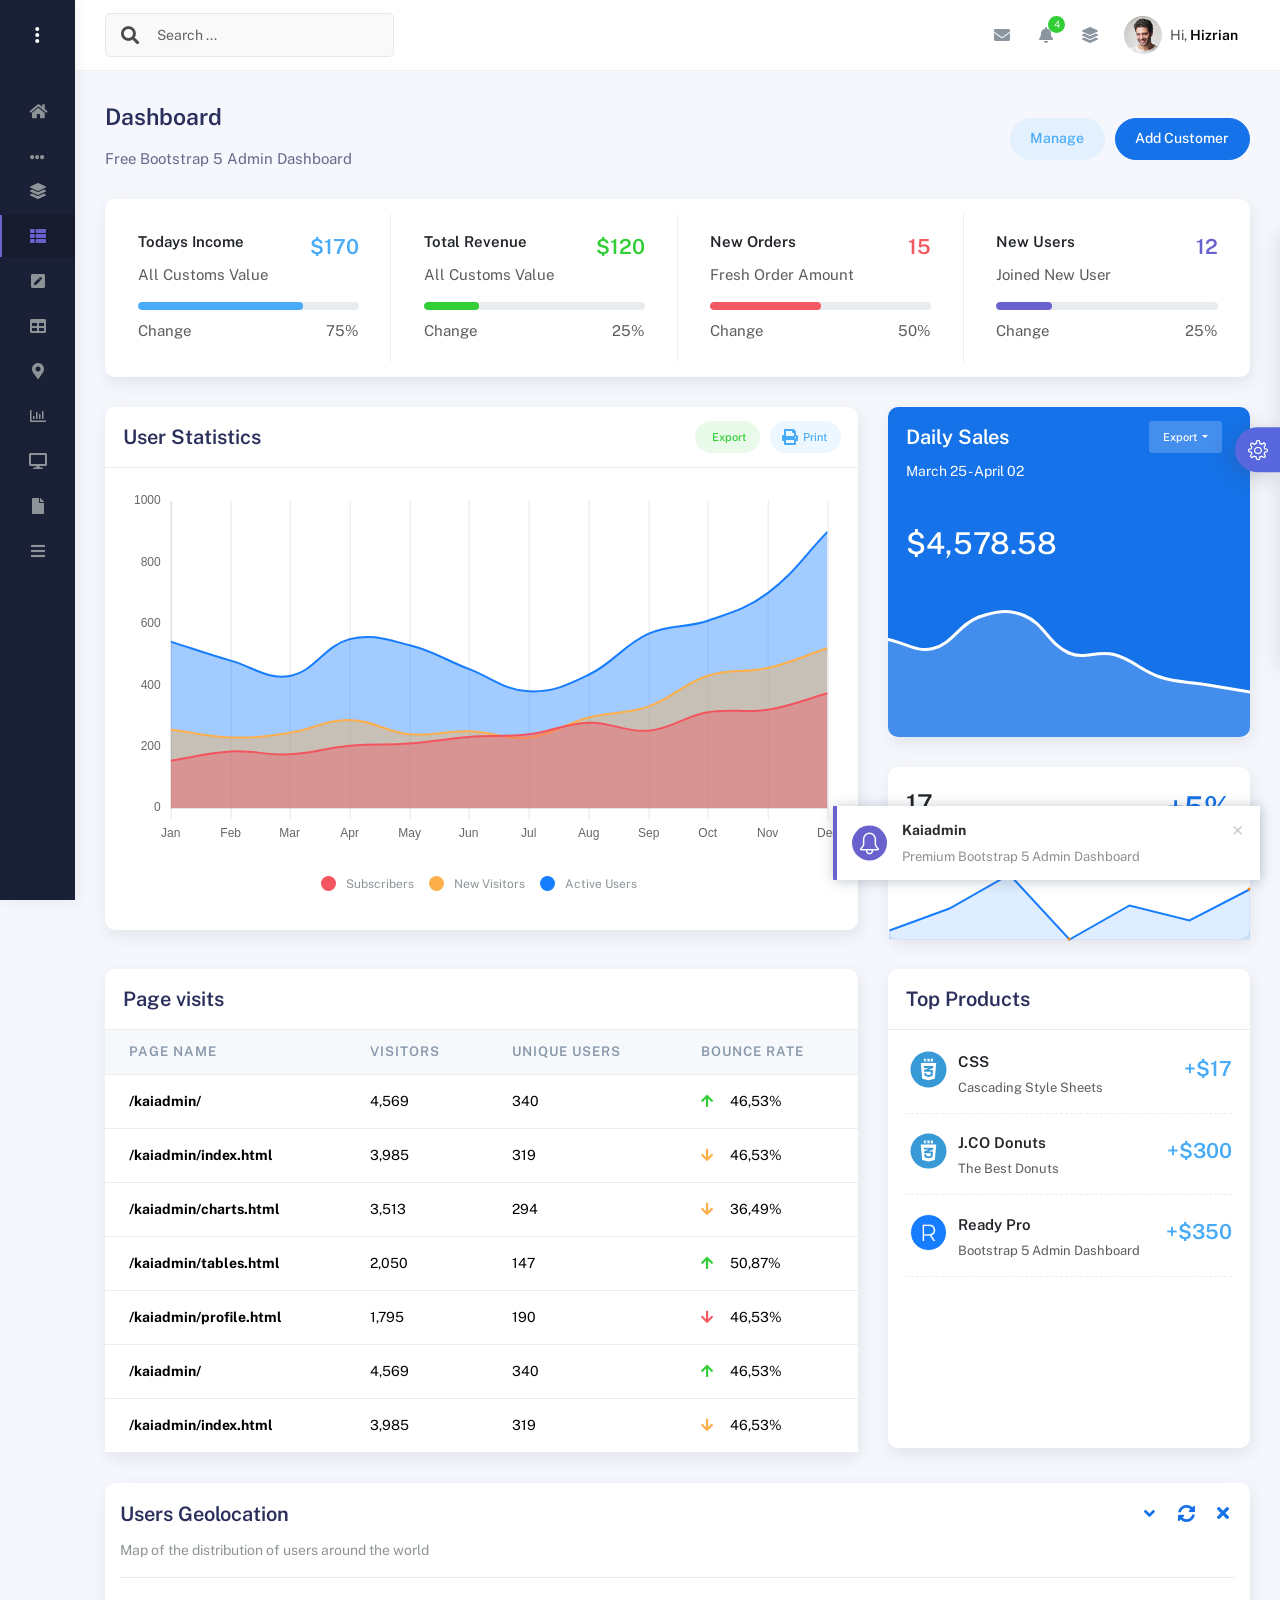
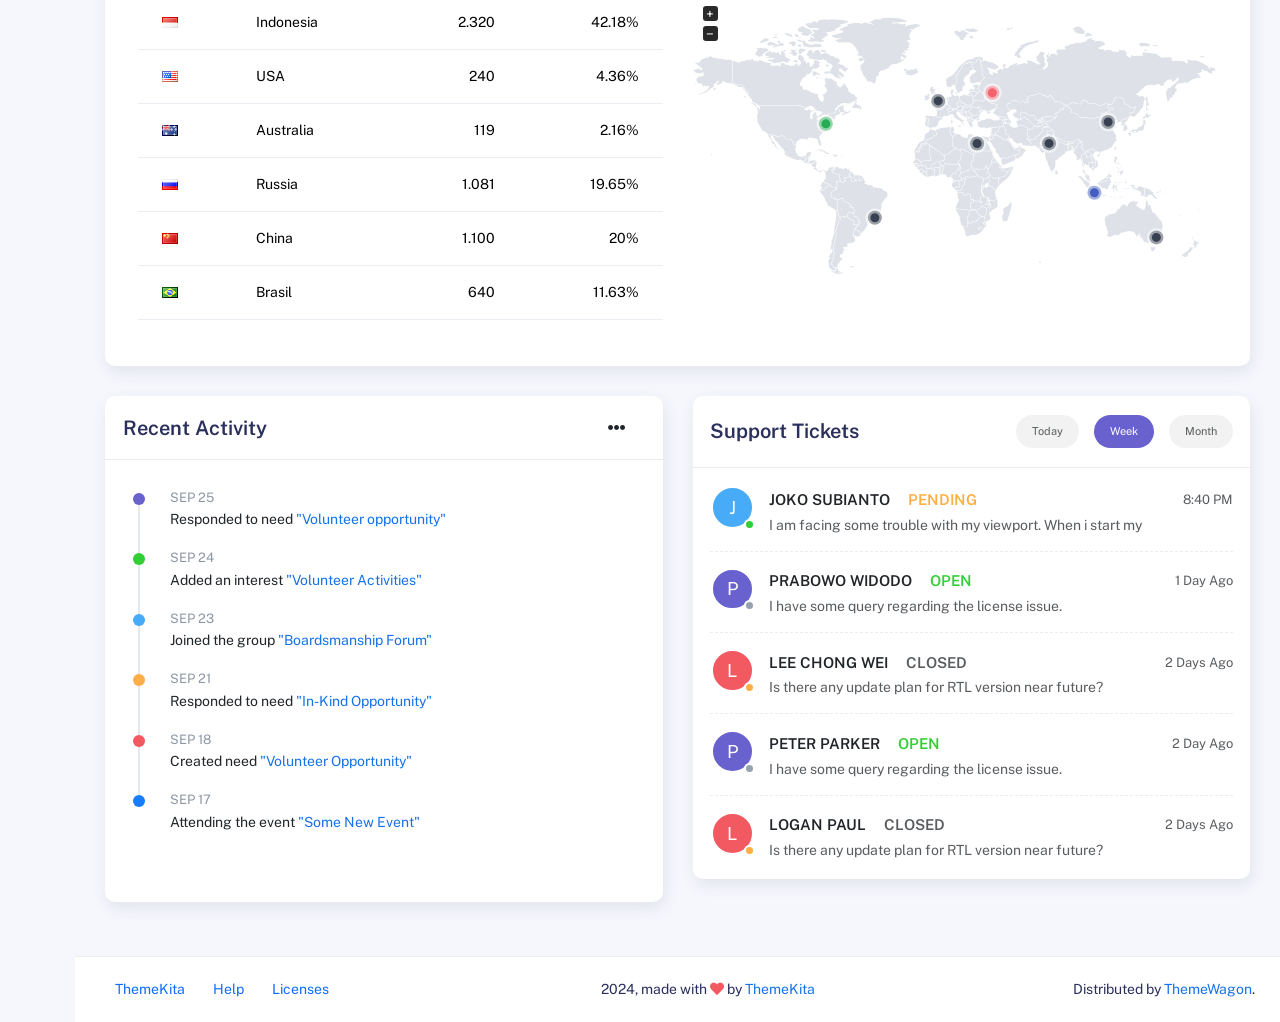
<file: kaiadmin-lite-1.2.0/icon-menu.html>
<!DOCTYPE html>
<html lang="en">
  <head>
    <meta http-equiv="X-UA-Compatible" content="IE=edge" />
    <title>Kaiadmin - Bootstrap 5 Admin Dashboard</title>
    <meta
      content="width=device-width, initial-scale=1.0, shrink-to-fit=no"
      name="viewport"
    />
    <link
      rel="icon"
      href="assets/img/kaiadmin/favicon.ico"
      type="image/x-icon"
    />

    <!-- Fonts and icons -->
    <script src="assets/js/plugin/webfont/webfont.min.js"></script>
    <script>
      WebFont.load({
        google: { families: ["Public Sans:300,400,500,600,700"] },
        custom: {
          families: [
            "Font Awesome 5 Solid",
            "Font Awesome 5 Regular",
            "Font Awesome 5 Brands",
            "simple-line-icons",
          ],
          urls: ["assets/css/fonts.min.css"],
        },
        active: function () {
          sessionStorage.fonts = true;
        },
      });
    </script>

    <!-- CSS Files -->
    <link rel="stylesheet" href="assets/css/bootstrap.min.css" />
    <link rel="stylesheet" href="assets/css/plugins.min.css" />
    <link rel="stylesheet" href="assets/css/kaiadmin.min.css" />

    <!-- CSS Just for demo purpose, don't include it in your project -->
    <link rel="stylesheet" href="assets/css/demo.css" />
  </head>
  <body>
    <div class="wrapper sidebar_minimize">
      <!-- Sidebar -->
      <div class="sidebar" data-background-color="dark">
        <div class="sidebar-logo">
          <!-- Logo Header -->
          <div class="logo-header" data-background-color="dark">
            <a href="index.html" class="logo">
              <img
                src="assets/img/kaiadmin/logo_light.svg"
                alt="navbar brand"
                class="navbar-brand"
                height="20"
              />
            </a>
            <div class="nav-toggle">
              <button class="btn btn-toggle toggle-sidebar">
                <i class="gg-menu-right"></i>
              </button>
              <button class="btn btn-toggle sidenav-toggler">
                <i class="gg-menu-left"></i>
              </button>
            </div>
            <button class="topbar-toggler more">
              <i class="gg-more-vertical-alt"></i>
            </button>
          </div>
          <!-- End Logo Header -->
        </div>
        <div class="sidebar-wrapper scrollbar scrollbar-inner">
          <div class="sidebar-content">
            <ul class="nav nav-secondary">
              <li class="nav-item">
                <a
                  data-bs-toggle="collapse"
                  href="#dashboard"
                  class="collapsed"
                  aria-expanded="false"
                >
                  <i class="fas fa-home"></i>
                  <p>Dashboard</p>
                  <span class="caret"></span>
                </a>
                <div class="collapse" id="dashboard">
                  <ul class="nav nav-collapse">
                    <li>
                      <a href="../demo1/index.html">
                        <span class="sub-item">Dashboard 1</span>
                      </a>
                    </li>
                  </ul>
                </div>
              </li>
              <li class="nav-section">
                <span class="sidebar-mini-icon">
                  <i class="fa fa-ellipsis-h"></i>
                </span>
                <h4 class="text-section">Components</h4>
              </li>
              <li class="nav-item">
                <a data-bs-toggle="collapse" href="#base">
                  <i class="fas fa-layer-group"></i>
                  <p>Base</p>
                  <span class="caret"></span>
                </a>
                <div class="collapse" id="base">
                  <ul class="nav nav-collapse">
                    <li>
                      <a href="components/avatars.html">
                        <span class="sub-item">Avatars</span>
                      </a>
                    </li>
                    <li>
                      <a href="components/buttons.html">
                        <span class="sub-item">Buttons</span>
                      </a>
                    </li>
                    <li>
                      <a href="components/gridsystem.html">
                        <span class="sub-item">Grid System</span>
                      </a>
                    </li>
                    <li>
                      <a href="components/panels.html">
                        <span class="sub-item">Panels</span>
                      </a>
                    </li>
                    <li>
                      <a href="components/notifications.html">
                        <span class="sub-item">Notifications</span>
                      </a>
                    </li>
                    <li>
                      <a href="components/sweetalert.html">
                        <span class="sub-item">Sweet Alert</span>
                      </a>
                    </li>
                    <li>
                      <a href="components/font-awesome-icons.html">
                        <span class="sub-item">Font Awesome Icons</span>
                      </a>
                    </li>
                    <li>
                      <a href="components/simple-line-icons.html">
                        <span class="sub-item">Simple Line Icons</span>
                      </a>
                    </li>
                    <li>
                      <a href="components/typography.html">
                        <span class="sub-item">Typography</span>
                      </a>
                    </li>
                  </ul>
                </div>
              </li>
              <li class="nav-item active submenu">
                <a data-bs-toggle="collapse" href="#sidebarLayouts">
                  <i class="fas fa-th-list"></i>
                  <p>Sidebar Layouts</p>
                  <span class="caret"></span>
                </a>
                <div class="collapse show" id="sidebarLayouts">
                  <ul class="nav nav-collapse">
                    <li>
                      <a href="sidebar-style-2.html">
                        <span class="sub-item">Sidebar Style 2</span>
                      </a>
                    </li>
                    <li class="active">
                      <a href="icon-menu.html">
                        <span class="sub-item">Icon Menu</span>
                      </a>
                    </li>
                  </ul>
                </div>
              </li>
              <li class="nav-item">
                <a data-bs-toggle="collapse" href="#forms">
                  <i class="fas fa-pen-square"></i>
                  <p>Forms</p>
                  <span class="caret"></span>
                </a>
                <div class="collapse" id="forms">
                  <ul class="nav nav-collapse">
                    <li>
                      <a href="forms/forms.html">
                        <span class="sub-item">Basic Form</span>
                      </a>
                    </li>
                  </ul>
                </div>
              </li>
              <li class="nav-item">
                <a data-bs-toggle="collapse" href="#tables">
                  <i class="fas fa-table"></i>
                  <p>Tables</p>
                  <span class="caret"></span>
                </a>
                <div class="collapse" id="tables">
                  <ul class="nav nav-collapse">
                    <li>
                      <a href="tables/tables.html">
                        <span class="sub-item">Basic Table</span>
                      </a>
                    </li>
                    <li>
                      <a href="tables/datatables.html">
                        <span class="sub-item">Datatables</span>
                      </a>
                    </li>
                  </ul>
                </div>
              </li>
              <li class="nav-item">
                <a data-bs-toggle="collapse" href="#maps">
                  <i class="fas fa-map-marker-alt"></i>
                  <p>Maps</p>
                  <span class="caret"></span>
                </a>
                <div class="collapse" id="maps">
                  <ul class="nav nav-collapse">
                    <li>
                      <a href="maps/googlemaps.html">
                        <span class="sub-item">Google Maps</span>
                      </a>
                    </li>
                    <li>
                      <a href="maps/jsvectormap.html">
                        <span class="sub-item">Jsvectormap</span>
                      </a>
                    </li>
                  </ul>
                </div>
              </li>
              <li class="nav-item">
                <a data-bs-toggle="collapse" href="#charts">
                  <i class="far fa-chart-bar"></i>
                  <p>Charts</p>
                  <span class="caret"></span>
                </a>
                <div class="collapse" id="charts">
                  <ul class="nav nav-collapse">
                    <li>
                      <a href="charts/charts.html">
                        <span class="sub-item">Chart Js</span>
                      </a>
                    </li>
                    <li>
                      <a href="charts/sparkline.html">
                        <span class="sub-item">Sparkline</span>
                      </a>
                    </li>
                  </ul>
                </div>
              </li>
              <li class="nav-item">
                <a href="widgets.html">
                  <i class="fas fa-desktop"></i>
                  <p>Widgets</p>
                  <span class="badge badge-success">4</span>
                </a>
              </li>
              <li class="nav-item">
                <a href="../../documentation/index.html">
                  <i class="fas fa-file"></i>
                  <p>Documentation</p>
                  <span class="badge badge-secondary">1</span>
                </a>
              </li>
              <li class="nav-item">
                <a data-bs-toggle="collapse" href="#submenu">
                  <i class="fas fa-bars"></i>
                  <p>Menu Levels</p>
                  <span class="caret"></span>
                </a>
                <div class="collapse" id="submenu">
                  <ul class="nav nav-collapse">
                    <li>
                      <a data-bs-toggle="collapse" href="#subnav1">
                        <span class="sub-item">Level 1</span>
                        <span class="caret"></span>
                      </a>
                      <div class="collapse" id="subnav1">
                        <ul class="nav nav-collapse subnav">
                          <li>
                            <a href="#">
                              <span class="sub-item">Level 2</span>
                            </a>
                          </li>
                          <li>
                            <a href="#">
                              <span class="sub-item">Level 2</span>
                            </a>
                          </li>
                        </ul>
                      </div>
                    </li>
                    <li>
                      <a data-bs-toggle="collapse" href="#subnav2">
                        <span class="sub-item">Level 1</span>
                        <span class="caret"></span>
                      </a>
                      <div class="collapse" id="subnav2">
                        <ul class="nav nav-collapse subnav">
                          <li>
                            <a href="#">
                              <span class="sub-item">Level 2</span>
                            </a>
                          </li>
                        </ul>
                      </div>
                    </li>
                    <li>
                      <a href="#">
                        <span class="sub-item">Level 1</span>
                      </a>
                    </li>
                  </ul>
                </div>
              </li>
            </ul>
          </div>
        </div>
      </div>
      <!-- End Sidebar -->

      <div class="main-panel">
        <div class="main-header">
          <div class="main-header-logo">
            <!-- Logo Header -->
            <div class="logo-header" data-background-color="dark">
              <a href="index.html" class="logo">
                <img
                  src="assets/img/kaiadmin/logo_light.svg"
                  alt="navbar brand"
                  class="navbar-brand"
                  height="20"
                />
              </a>
              <div class="nav-toggle">
                <button class="btn btn-toggle toggle-sidebar">
                  <i class="gg-menu-right"></i>
                </button>
                <button class="btn btn-toggle sidenav-toggler">
                  <i class="gg-menu-left"></i>
                </button>
              </div>
              <button class="topbar-toggler more">
                <i class="gg-more-vertical-alt"></i>
              </button>
            </div>
            <!-- End Logo Header -->
          </div>
          <!-- Navbar Header -->
          <nav
            class="navbar navbar-header navbar-header-transparent navbar-expand-lg border-bottom"
          >
            <div class="container-fluid">
              <nav
                class="navbar navbar-header-left navbar-expand-lg navbar-form nav-search p-0 d-none d-lg-flex"
              >
                <div class="input-group">
                  <div class="input-group-prepend">
                    <button type="submit" class="btn btn-search pe-1">
                      <i class="fa fa-search search-icon"></i>
                    </button>
                  </div>
                  <input
                    type="text"
                    placeholder="Search ..."
                    class="form-control"
                  />
                </div>
              </nav>

              <ul class="navbar-nav topbar-nav ms-md-auto align-items-center">
                <li
                  class="nav-item topbar-icon dropdown hidden-caret d-flex d-lg-none"
                >
                  <a
                    class="nav-link dropdown-toggle"
                    data-bs-toggle="dropdown"
                    href="#"
                    role="button"
                    aria-expanded="false"
                    aria-haspopup="true"
                  >
                    <i class="fa fa-search"></i>
                  </a>
                  <ul class="dropdown-menu dropdown-search animated fadeIn">
                    <form class="navbar-left navbar-form nav-search">
                      <div class="input-group">
                        <input
                          type="text"
                          placeholder="Search ..."
                          class="form-control"
                        />
                      </div>
                    </form>
                  </ul>
                </li>
                <li class="nav-item topbar-icon dropdown hidden-caret">
                  <a
                    class="nav-link dropdown-toggle"
                    href="#"
                    id="messageDropdown"
                    role="button"
                    data-bs-toggle="dropdown"
                    aria-haspopup="true"
                    aria-expanded="false"
                  >
                    <i class="fa fa-envelope"></i>
                  </a>
                  <ul
                    class="dropdown-menu messages-notif-box animated fadeIn"
                    aria-labelledby="messageDropdown"
                  >
                    <li>
                      <div
                        class="dropdown-title d-flex justify-content-between align-items-center"
                      >
                        Messages
                        <a href="#" class="small">Mark all as read</a>
                      </div>
                    </li>
                    <li>
                      <div class="message-notif-scroll scrollbar-outer">
                        <div class="notif-center">
                          <a href="#">
                            <div class="notif-img">
                              <img
                                src="assets/img/jm_denis.jpg"
                                alt="Img Profile"
                              />
                            </div>
                            <div class="notif-content">
                              <span class="subject">Jimmy Denis</span>
                              <span class="block"> How are you ? </span>
                              <span class="time">5 minutes ago</span>
                            </div>
                          </a>
                          <a href="#">
                            <div class="notif-img">
                              <img
                                src="assets/img/chadengle.jpg"
                                alt="Img Profile"
                              />
                            </div>
                            <div class="notif-content">
                              <span class="subject">Chad</span>
                              <span class="block"> Ok, Thanks ! </span>
                              <span class="time">12 minutes ago</span>
                            </div>
                          </a>
                          <a href="#">
                            <div class="notif-img">
                              <img
                                src="assets/img/mlane.jpg"
                                alt="Img Profile"
                              />
                            </div>
                            <div class="notif-content">
                              <span class="subject">Jhon Doe</span>
                              <span class="block">
                                Ready for the meeting today...
                              </span>
                              <span class="time">12 minutes ago</span>
                            </div>
                          </a>
                          <a href="#">
                            <div class="notif-img">
                              <img
                                src="assets/img/talha.jpg"
                                alt="Img Profile"
                              />
                            </div>
                            <div class="notif-content">
                              <span class="subject">Talha</span>
                              <span class="block"> Hi, Apa Kabar ? </span>
                              <span class="time">17 minutes ago</span>
                            </div>
                          </a>
                        </div>
                      </div>
                    </li>
                    <li>
                      <a class="see-all" href="javascript:void(0);"
                        >See all messages<i class="fa fa-angle-right"></i>
                      </a>
                    </li>
                  </ul>
                </li>
                <li class="nav-item topbar-icon dropdown hidden-caret">
                  <a
                    class="nav-link dropdown-toggle"
                    href="#"
                    id="notifDropdown"
                    role="button"
                    data-bs-toggle="dropdown"
                    aria-haspopup="true"
                    aria-expanded="false"
                  >
                    <i class="fa fa-bell"></i>
                    <span class="notification">4</span>
                  </a>
                  <ul
                    class="dropdown-menu notif-box animated fadeIn"
                    aria-labelledby="notifDropdown"
                  >
                    <li>
                      <div class="dropdown-title">
                        You have 4 new notification
                      </div>
                    </li>
                    <li>
                      <div class="notif-scroll scrollbar-outer">
                        <div class="notif-center">
                          <a href="#">
                            <div class="notif-icon notif-primary">
                              <i class="fa fa-user-plus"></i>
                            </div>
                            <div class="notif-content">
                              <span class="block"> New user registered </span>
                              <span class="time">5 minutes ago</span>
                            </div>
                          </a>
                          <a href="#">
                            <div class="notif-icon notif-success">
                              <i class="fa fa-comment"></i>
                            </div>
                            <div class="notif-content">
                              <span class="block">
                                Rahmad commented on Admin
                              </span>
                              <span class="time">12 minutes ago</span>
                            </div>
                          </a>
                          <a href="#">
                            <div class="notif-img">
                              <img
                                src="assets/img/profile2.jpg"
                                alt="Img Profile"
                              />
                            </div>
                            <div class="notif-content">
                              <span class="block">
                                Reza send messages to you
                              </span>
                              <span class="time">12 minutes ago</span>
                            </div>
                          </a>
                          <a href="#">
                            <div class="notif-icon notif-danger">
                              <i class="fa fa-heart"></i>
                            </div>
                            <div class="notif-content">
                              <span class="block"> Farrah liked Admin </span>
                              <span class="time">17 minutes ago</span>
                            </div>
                          </a>
                        </div>
                      </div>
                    </li>
                    <li>
                      <a class="see-all" href="javascript:void(0);"
                        >See all notifications<i class="fa fa-angle-right"></i>
                      </a>
                    </li>
                  </ul>
                </li>
                <li class="nav-item topbar-icon dropdown hidden-caret">
                  <a
                    class="nav-link"
                    data-bs-toggle="dropdown"
                    href="#"
                    aria-expanded="false"
                  >
                    <i class="fas fa-layer-group"></i>
                  </a>
                  <div class="dropdown-menu quick-actions animated fadeIn">
                    <div class="quick-actions-header">
                      <span class="title mb-1">Quick Actions</span>
                      <span class="subtitle op-7">Shortcuts</span>
                    </div>
                    <div class="quick-actions-scroll scrollbar-outer">
                      <div class="quick-actions-items">
                        <div class="row m-0">
                          <a class="col-6 col-md-4 p-0" href="#">
                            <div class="quick-actions-item">
                              <div class="avatar-item bg-danger rounded-circle">
                                <i class="far fa-calendar-alt"></i>
                              </div>
                              <span class="text">Calendar</span>
                            </div>
                          </a>
                          <a class="col-6 col-md-4 p-0" href="#">
                            <div class="quick-actions-item">
                              <div
                                class="avatar-item bg-warning rounded-circle"
                              >
                                <i class="fas fa-map"></i>
                              </div>
                              <span class="text">Maps</span>
                            </div>
                          </a>
                          <a class="col-6 col-md-4 p-0" href="#">
                            <div class="quick-actions-item">
                              <div class="avatar-item bg-info rounded-circle">
                                <i class="fas fa-file-excel"></i>
                              </div>
                              <span class="text">Reports</span>
                            </div>
                          </a>
                          <a class="col-6 col-md-4 p-0" href="#">
                            <div class="quick-actions-item">
                              <div
                                class="avatar-item bg-success rounded-circle"
                              >
                                <i class="fas fa-envelope"></i>
                              </div>
                              <span class="text">Emails</span>
                            </div>
                          </a>
                          <a class="col-6 col-md-4 p-0" href="#">
                            <div class="quick-actions-item">
                              <div
                                class="avatar-item bg-primary rounded-circle"
                              >
                                <i class="fas fa-file-invoice-dollar"></i>
                              </div>
                              <span class="text">Invoice</span>
                            </div>
                          </a>
                          <a class="col-6 col-md-4 p-0" href="#">
                            <div class="quick-actions-item">
                              <div
                                class="avatar-item bg-secondary rounded-circle"
                              >
                                <i class="fas fa-credit-card"></i>
                              </div>
                              <span class="text">Payments</span>
                            </div>
                          </a>
                        </div>
                      </div>
                    </div>
                  </div>
                </li>

                <li class="nav-item topbar-user dropdown hidden-caret">
                  <a
                    class="dropdown-toggle profile-pic"
                    data-bs-toggle="dropdown"
                    href="#"
                    aria-expanded="false"
                  >
                    <div class="avatar-sm">
                      <img
                        src="assets/img/profile.jpg"
                        alt="..."
                        class="avatar-img rounded-circle"
                      />
                    </div>
                    <span class="profile-username">
                      <span class="op-7">Hi,</span>
                      <span class="fw-bold">Hizrian</span>
                    </span>
                  </a>
                  <ul class="dropdown-menu dropdown-user animated fadeIn">
                    <div class="dropdown-user-scroll scrollbar-outer">
                      <li>
                        <div class="user-box">
                          <div class="avatar-lg">
                            <img
                              src="assets/img/profile.jpg"
                              alt="image profile"
                              class="avatar-img rounded"
                            />
                          </div>
                          <div class="u-text">
                            <h4>Hizrian</h4>
                            <p class="text-muted">hello@example.com</p>
                            <a
                              href="profile.html"
                              class="btn btn-xs btn-secondary btn-sm"
                              >View Profile</a
                            >
                          </div>
                        </div>
                      </li>
                      <li>
                        <div class="dropdown-divider"></div>
                        <a class="dropdown-item" href="#">My Profile</a>
                        <a class="dropdown-item" href="#">My Balance</a>
                        <a class="dropdown-item" href="#">Inbox</a>
                        <div class="dropdown-divider"></div>
                        <a class="dropdown-item" href="#">Account Setting</a>
                        <div class="dropdown-divider"></div>
                        <a class="dropdown-item" href="#">Logout</a>
                      </li>
                    </div>
                  </ul>
                </li>
              </ul>
            </div>
          </nav>
          <!-- End Navbar -->
        </div>

        <div class="container">
          <div class="page-inner">
            <div
              class="d-flex align-items-left align-items-md-center flex-column flex-md-row pt-2 pb-4"
            >
              <div>
                <h3 class="fw-bold mb-3">Dashboard</h3>
                <h6 class="op-7 mb-2">Free Bootstrap 5 Admin Dashboard</h6>
              </div>
              <div class="ms-md-auto py-2 py-md-0">
                <a href="#" class="btn btn-label-info btn-round me-2">Manage</a>
                <a href="#" class="btn btn-primary btn-round">Add Customer</a>
              </div>
            </div>
            <div class="row row-card-no-pd">
              <div class="col-12 col-sm-6 col-md-6 col-xl-3">
                <div class="card">
                  <div class="card-body">
                    <div class="d-flex justify-content-between">
                      <div>
                        <h6><b>Todays Income</b></h6>
                        <p class="text-muted">All Customs Value</p>
                      </div>
                      <h4 class="text-info fw-bold">$170</h4>
                    </div>
                    <div class="progress progress-sm">
                      <div
                        class="progress-bar bg-info w-75"
                        role="progressbar"
                        aria-valuenow="75"
                        aria-valuemin="0"
                        aria-valuemax="100"
                      ></div>
                    </div>
                    <div class="d-flex justify-content-between mt-2">
                      <p class="text-muted mb-0">Change</p>
                      <p class="text-muted mb-0">75%</p>
                    </div>
                  </div>
                </div>
              </div>
              <div class="col-12 col-sm-6 col-md-6 col-xl-3">
                <div class="card">
                  <div class="card-body">
                    <div class="d-flex justify-content-between">
                      <div>
                        <h6><b>Total Revenue</b></h6>
                        <p class="text-muted">All Customs Value</p>
                      </div>
                      <h4 class="text-success fw-bold">$120</h4>
                    </div>
                    <div class="progress progress-sm">
                      <div
                        class="progress-bar bg-success w-25"
                        role="progressbar"
                        aria-valuenow="25"
                        aria-valuemin="0"
                        aria-valuemax="100"
                      ></div>
                    </div>
                    <div class="d-flex justify-content-between mt-2">
                      <p class="text-muted mb-0">Change</p>
                      <p class="text-muted mb-0">25%</p>
                    </div>
                  </div>
                </div>
              </div>
              <div class="col-12 col-sm-6 col-md-6 col-xl-3">
                <div class="card">
                  <div class="card-body">
                    <div class="d-flex justify-content-between">
                      <div>
                        <h6><b>New Orders</b></h6>
                        <p class="text-muted">Fresh Order Amount</p>
                      </div>
                      <h4 class="text-danger fw-bold">15</h4>
                    </div>
                    <div class="progress progress-sm">
                      <div
                        class="progress-bar bg-danger w-50"
                        role="progressbar"
                        aria-valuenow="50"
                        aria-valuemin="0"
                        aria-valuemax="100"
                      ></div>
                    </div>
                    <div class="d-flex justify-content-between mt-2">
                      <p class="text-muted mb-0">Change</p>
                      <p class="text-muted mb-0">50%</p>
                    </div>
                  </div>
                </div>
              </div>
              <div class="col-12 col-sm-6 col-md-6 col-xl-3">
                <div class="card">
                  <div class="card-body">
                    <div class="d-flex justify-content-between">
                      <div>
                        <h6><b>New Users</b></h6>
                        <p class="text-muted">Joined New User</p>
                      </div>
                      <h4 class="text-secondary fw-bold">12</h4>
                    </div>
                    <div class="progress progress-sm">
                      <div
                        class="progress-bar bg-secondary w-25"
                        role="progressbar"
                        aria-valuenow="25"
                        aria-valuemin="0"
                        aria-valuemax="100"
                      ></div>
                    </div>
                    <div class="d-flex justify-content-between mt-2">
                      <p class="text-muted mb-0">Change</p>
                      <p class="text-muted mb-0">25%</p>
                    </div>
                  </div>
                </div>
              </div>
            </div>
            <div class="row">
              <div class="col-md-8">
                <div class="card">
                  <div class="card-header">
                    <div class="card-head-row">
                      <div class="card-title">User Statistics</div>
                      <div class="card-tools">
                        <a
                          href="#"
                          class="btn btn-label-success btn-round btn-sm me-2"
                        >
                          <span class="btn-label">
                            <i class="fa fa-pencil"></i>
                          </span>
                          Export
                        </a>
                        <a href="#" class="btn btn-label-info btn-round btn-sm">
                          <span class="btn-label">
                            <i class="fa fa-print"></i>
                          </span>
                          Print
                        </a>
                      </div>
                    </div>
                  </div>
                  <div class="card-body">
                    <div class="chart-container" style="min-height: 375px">
                      <canvas id="statisticsChart"></canvas>
                    </div>
                    <div id="myChartLegend"></div>
                  </div>
                </div>
              </div>
              <div class="col-md-4">
                <div class="card card-primary">
                  <div class="card-header">
                    <div class="card-head-row">
                      <div class="card-title">Daily Sales</div>
                      <div class="card-tools">
                        <div class="dropdown">
                          <button
                            class="btn btn-sm btn-label-light dropdown-toggle"
                            type="button"
                            id="dropdownMenuButton"
                            data-bs-toggle="dropdown"
                            aria-haspopup="true"
                            aria-expanded="false"
                          >
                            Export
                          </button>
                          <div
                            class="dropdown-menu"
                            aria-labelledby="dropdownMenuButton"
                          >
                            <a class="dropdown-item" href="#">Action</a>
                            <a class="dropdown-item" href="#">Another action</a>
                            <a class="dropdown-item" href="#"
                              >Something else here</a
                            >
                          </div>
                        </div>
                      </div>
                    </div>
                    <div class="card-category">March 25 - April 02</div>
                  </div>
                  <div class="card-body pb-0">
                    <div class="mb-4 mt-2">
                      <h1>$4,578.58</h1>
                    </div>
                    <div class="pull-in">
                      <canvas id="dailySalesChart"></canvas>
                    </div>
                  </div>
                </div>
                <div class="card">
                  <div class="card-body pb-0">
                    <div class="h1 fw-bold float-end text-primary">+5%</div>
                    <h2 class="mb-2">17</h2>
                    <p class="text-muted">Users online</p>
                    <div class="pull-in sparkline-fix">
                      <div id="lineChart"></div>
                    </div>
                  </div>
                </div>
              </div>
            </div>
            <!-- <div class="row">
						<div class="col-md-4">
							<div class="card">
								<div class="card-body pb-0">
									<div class="h1 fw-bold float-end text-primary">+5%</div>
									<h2 class="mb-2">17</h2>
									<p class="text-muted">Users online</p>
									<div class="pull-in sparkline-fix">
										<div id="lineChart"></div>
									</div>
								</div>
							</div>
						</div>
						<div class="col-md-4">
							<div class="card">
								<div class="card-body pb-0">
									<div class="h1 fw-bold float-end text-danger">-3%</div>
									<h2 class="mb-2">27</h2>
									<p class="text-muted">New Users</p>
									<div class="pull-in sparkline-fix">
										<div id="lineChart2"></div>
									</div>
								</div>
							</div>
						</div>
						<div class="col-md-4">
							<div class="card">
								<div class="card-body pb-0">
									<div class="h1 fw-bold float-end text-warning">+7%</div>
									<h2 class="mb-2">213</h2>
									<p class="text-muted">Transactions</p>
									<div class="pull-in sparkline-fix">
										<div id="lineChart3"></div>
									</div>
								</div>
							</div>
						</div>
					</div> -->
            <!-- <div class="row">
						<div class="col-md-4">
							<div class="card">
								<div class="card-header">
									<div class="card-title">Top Products</div>
								</div>
								<div class="card-body pb-0">
									<div class="d-flex">
										<div class="avatar">
											<img src="assets/img/logoproduct.svg" alt="..." class="avatar-img rounded-circle">
										</div>
										<div class="flex-1 pt-1 ms-2">
											<h6 class="fw-bold mb-1">CSS</h6>
											<small class="text-muted">Cascading Style Sheets</small>
										</div>
										<div class="d-flex ms-auto align-items-center">
											<h4 class="text-info fw-bold">+$17</h4>
										</div>
									</div>
									<div class="separator-dashed"></div>
									<div class="d-flex">
										<div class="avatar">
											<img src="assets/img/logoproduct.svg" alt="..." class="avatar-img rounded-circle">
										</div>
										<div class="flex-1 pt-1 ms-2">
											<h6 class="fw-bold mb-1">J.CO Donuts</h6>
											<small class="text-muted">The Best Donuts</small>
										</div>
										<div class="d-flex ms-auto align-items-center">
											<h4 class="text-info fw-bold">+$300</h4>
										</div>
									</div>
									<div class="separator-dashed"></div>
									<div class="d-flex">
										<div class="avatar">
											<img src="assets/img/logoproduct3.svg" alt="..." class="avatar-img rounded-circle">
										</div>
										<div class="flex-1 pt-1 ms-2">
											<h6 class="fw-bold mb-1">Ready Pro</h6>
											<small class="text-muted">Bootstrap 5 Admin Dashboard</small>
										</div>
										<div class="d-flex ms-auto align-items-center">
											<h4 class="text-info fw-bold">+$350</h4>
										</div>
									</div>
									<div class="separator-dashed"></div>
									<div class="pull-in">
										<canvas id="topProductsChart"></canvas>
									</div>
								</div>
							</div>
						</div>
						<div class="col-md-4">
							<div class="card">
								<div class="card-body">
									<div class="card-title fw-mediumbold">Suggested People</div>
									<div class="card-list">
										<div class="item-list">
											<div class="avatar">
												<img src="assets/img/jm_denis.jpg" alt="..." class="avatar-img rounded-circle">
											</div>
											<div class="info-user ms-3">
												<div class="username">Jimmy Denis</div>
												<div class="status">Graphic Designer</div>
											</div>
											<button class="btn btn-icon btn-primary btn-round btn-xs">
												<i class="fa fa-plus"></i>
											</button>
										</div>
										<div class="item-list">
											<div class="avatar">
												<img src="assets/img/chadengle.jpg" alt="..." class="avatar-img rounded-circle">
											</div>
											<div class="info-user ms-3">
												<div class="username">Chad</div>
												<div class="status">CEO Zeleaf</div>
											</div>
											<button class="btn btn-icon btn-primary btn-round btn-xs">
												<i class="fa fa-plus"></i>
											</button>
										</div>
										<div class="item-list">
											<div class="avatar">
												<img src="assets/img/talha.jpg" alt="..." class="avatar-img rounded-circle">
											</div>
											<div class="info-user ms-3">
												<div class="username">Talha</div>
												<div class="status">Front End Designer</div>
											</div>
											<button class="btn btn-icon btn-primary btn-round btn-xs">
												<i class="fa fa-plus"></i>
											</button>
										</div>
										<div class="item-list">
											<div class="avatar">
												<img src="assets/img/mlane.jpg" alt="..." class="avatar-img rounded-circle">
											</div>
											<div class="info-user ms-3">
												<div class="username">John Doe</div>
												<div class="status">Back End Developer</div>
											</div>
											<button class="btn btn-icon btn-primary btn-round btn-xs">
												<i class="fa fa-plus"></i>
											</button>
										</div>
										<div class="item-list">
											<div class="avatar">
												<img src="assets/img/talha.jpg" alt="..." class="avatar-img rounded-circle">
											</div>
											<div class="info-user ms-3">
												<div class="username">Talha</div>
												<div class="status">Front End Designer</div>
											</div>
											<button class="btn btn-icon btn-primary btn-round btn-xs">
												<i class="fa fa-plus"></i>
											</button>
										</div>
										<div class="item-list">
											<div class="avatar">
												<img src="assets/img/jm_denis.jpg" alt="..." class="avatar-img rounded-circle">
											</div>
											<div class="info-user ms-3">
												<div class="username">Jimmy Denis</div>
												<div class="status">Graphic Designer</div>
											</div>
											<button class="btn btn-icon btn-primary btn-round btn-xs">
												<i class="fa fa-plus"></i>
											</button>
										</div>
									</div>
								</div>
							</div>
						</div>
						<div class="col-md-4">
							<div class="card card-primary bg-primary-gradient">
								<div class="card-body">
									<h5 class="mt-3 b-b1 pb-2 mb-4 fw-bold">Active user right now</h5>
									<h1 class="mb-4 fw-bold">17</h1>
									<h5 class="mt-3 b-b1 pb-2 mb-5 fw-bold">Page view per minutes</h5>
									<div id="activeUsersChart"></div>
									<h5 class="mt-5 pb-3 mb-0 fw-bold">Top active pages</h5>
									<ul class="list-unstyled">
										<li class="d-flex justify-content-between pb-1 pt-1"><small>/product/readypro/index.html</small> <span>7</span></li>
										<li class="d-flex justify-content-between pb-1 pt-1"><small>/product/kaiadmin/demo.html</small> <span>10</span></li>
									</ul>
								</div>
							</div>
						</div>
					</div> -->
            <div class="row">
              <div class="col-md-8">
                <div class="card">
                  <div class="card-header">
                    <div class="card-title">Page visits</div>
                  </div>
                  <div class="card-body p-0">
                    <div class="table-responsive">
                      <!-- Projects table -->
                      <table class="table align-items-center mb-0">
                        <thead class="thead-light">
                          <tr>
                            <th scope="col">Page name</th>
                            <th scope="col">Visitors</th>
                            <th scope="col">Unique users</th>
                            <th scope="col">Bounce rate</th>
                          </tr>
                        </thead>
                        <tbody>
                          <tr>
                            <th scope="row">/kaiadmin/</th>
                            <td>4,569</td>
                            <td>340</td>
                            <td>
                              <i class="fas fa-arrow-up text-success me-3"></i>
                              46,53%
                            </td>
                          </tr>
                          <tr>
                            <th scope="row">/kaiadmin/index.html</th>
                            <td>3,985</td>
                            <td>319</td>
                            <td>
                              <i
                                class="fas fa-arrow-down text-warning me-3"
                              ></i>
                              46,53%
                            </td>
                          </tr>
                          <tr>
                            <th scope="row">/kaiadmin/charts.html</th>
                            <td>3,513</td>
                            <td>294</td>
                            <td>
                              <i
                                class="fas fa-arrow-down text-warning me-3"
                              ></i>
                              36,49%
                            </td>
                          </tr>
                          <tr>
                            <th scope="row">/kaiadmin/tables.html</th>
                            <td>2,050</td>
                            <td>147</td>
                            <td>
                              <i class="fas fa-arrow-up text-success me-3"></i>
                              50,87%
                            </td>
                          </tr>
                          <tr>
                            <th scope="row">/kaiadmin/profile.html</th>
                            <td>1,795</td>
                            <td>190</td>
                            <td>
                              <i class="fas fa-arrow-down text-danger me-3"></i>
                              46,53%
                            </td>
                          </tr>
                          <tr>
                            <th scope="row">/kaiadmin/</th>
                            <td>4,569</td>
                            <td>340</td>
                            <td>
                              <i class="fas fa-arrow-up text-success me-3"></i>
                              46,53%
                            </td>
                          </tr>
                          <tr>
                            <th scope="row">/kaiadmin/index.html</th>
                            <td>3,985</td>
                            <td>319</td>
                            <td>
                              <i
                                class="fas fa-arrow-down text-warning me-3"
                              ></i>
                              46,53%
                            </td>
                          </tr>
                        </tbody>
                      </table>
                    </div>
                  </div>
                </div>
              </div>
              <div class="col-md-4">
                <div class="card">
                  <div class="card-header">
                    <div class="card-title">Top Products</div>
                  </div>
                  <div class="card-body pb-0">
                    <div class="d-flex">
                      <div class="avatar">
                        <img
                          src="assets/img/logoproduct.svg"
                          alt="..."
                          class="avatar-img rounded-circle"
                        />
                      </div>
                      <div class="flex-1 pt-1 ms-2">
                        <h6 class="fw-bold mb-1">CSS</h6>
                        <small class="text-muted">Cascading Style Sheets</small>
                      </div>
                      <div class="d-flex ms-auto align-items-center">
                        <h4 class="text-info fw-bold">+$17</h4>
                      </div>
                    </div>
                    <div class="separator-dashed"></div>
                    <div class="d-flex">
                      <div class="avatar">
                        <img
                          src="assets/img/logoproduct.svg"
                          alt="..."
                          class="avatar-img rounded-circle"
                        />
                      </div>
                      <div class="flex-1 pt-1 ms-2">
                        <h6 class="fw-bold mb-1">J.CO Donuts</h6>
                        <small class="text-muted">The Best Donuts</small>
                      </div>
                      <div class="d-flex ms-auto align-items-center">
                        <h4 class="text-info fw-bold">+$300</h4>
                      </div>
                    </div>
                    <div class="separator-dashed"></div>
                    <div class="d-flex">
                      <div class="avatar">
                        <img
                          src="assets/img/logoproduct3.svg"
                          alt="..."
                          class="avatar-img rounded-circle"
                        />
                      </div>
                      <div class="flex-1 pt-1 ms-2">
                        <h6 class="fw-bold mb-1">Ready Pro</h6>
                        <small class="text-muted"
                          >Bootstrap 5 Admin Dashboard</small
                        >
                      </div>
                      <div class="d-flex ms-auto align-items-center">
                        <h4 class="text-info fw-bold">+$350</h4>
                      </div>
                    </div>
                    <div class="separator-dashed"></div>
                    <div class="pull-in">
                      <canvas id="topProductsChart"></canvas>
                    </div>
                  </div>
                </div>
              </div>
            </div>
            <div class="row row-card-no-pd">
              <div class="col-md-12">
                <div class="card">
                  <div class="card-header">
                    <div class="card-head-row card-tools-still-right">
                      <h4 class="card-title">Users Geolocation</h4>
                      <div class="card-tools">
                        <button
                          class="btn btn-icon btn-link btn-primary btn-xs"
                        >
                          <span class="fa fa-angle-down"></span>
                        </button>
                        <button
                          class="btn btn-icon btn-link btn-primary btn-xs btn-refresh-card"
                        >
                          <span class="fa fa-sync-alt"></span>
                        </button>
                        <button
                          class="btn btn-icon btn-link btn-primary btn-xs"
                        >
                          <span class="fa fa-times"></span>
                        </button>
                      </div>
                    </div>
                    <p class="card-category">
                      Map of the distribution of users around the world
                    </p>
                  </div>
                  <div class="card-body">
                    <div class="row">
                      <div class="col-md-6">
                        <div class="table-responsive table-hover table-sales">
                          <table class="table">
                            <tbody>
                              <tr>
                                <td>
                                  <div class="flag">
                                    <img
                                      src="assets/img/flags/id.png"
                                      alt="indonesia"
                                    />
                                  </div>
                                </td>
                                <td>Indonesia</td>
                                <td class="text-end">2.320</td>
                                <td class="text-end">42.18%</td>
                              </tr>
                              <tr>
                                <td>
                                  <div class="flag">
                                    <img
                                      src="assets/img/flags/us.png"
                                      alt="united states"
                                    />
                                  </div>
                                </td>
                                <td>USA</td>
                                <td class="text-end">240</td>
                                <td class="text-end">4.36%</td>
                              </tr>
                              <tr>
                                <td>
                                  <div class="flag">
                                    <img
                                      src="assets/img/flags/au.png"
                                      alt="australia"
                                    />
                                  </div>
                                </td>
                                <td>Australia</td>
                                <td class="text-end">119</td>
                                <td class="text-end">2.16%</td>
                              </tr>
                              <tr>
                                <td>
                                  <div class="flag">
                                    <img
                                      src="assets/img/flags/ru.png"
                                      alt="russia"
                                    />
                                  </div>
                                </td>
                                <td>Russia</td>
                                <td class="text-end">1.081</td>
                                <td class="text-end">19.65%</td>
                              </tr>
                              <tr>
                                <td>
                                  <div class="flag">
                                    <img
                                      src="assets/img/flags/cn.png"
                                      alt="china"
                                    />
                                  </div>
                                </td>
                                <td>China</td>
                                <td class="text-end">1.100</td>
                                <td class="text-end">20%</td>
                              </tr>
                              <tr>
                                <td>
                                  <div class="flag">
                                    <img
                                      src="assets/img/flags/br.png"
                                      alt="brazil"
                                    />
                                  </div>
                                </td>
                                <td>Brasil</td>
                                <td class="text-end">640</td>
                                <td class="text-end">11.63%</td>
                              </tr>
                            </tbody>
                          </table>
                        </div>
                      </div>
                      <div class="col-md-6">
                        <div class="mapcontainer">
                          <div
                            id="world-map"
                            class="w-100"
                            style="height: 300px"
                          ></div>
                        </div>
                      </div>
                    </div>
                  </div>
                </div>
              </div>
            </div>
            <div class="row">
              <div class="col-md-6">
                <div class="card">
                  <div class="card-header">
                    <div class="card-head-row card-tools-still-right">
                      <div class="card-title">Recent Activity</div>
                      <div class="card-tools">
                        <div class="dropdown">
                          <button
                            class="btn btn-icon btn-clean"
                            type="button"
                            id="dropdownMenuButton"
                            data-bs-toggle="dropdown"
                            aria-haspopup="true"
                            aria-expanded="false"
                          >
                            <i class="fas fa-ellipsis-h"></i>
                          </button>
                          <div
                            class="dropdown-menu"
                            aria-labelledby="dropdownMenuButton"
                          >
                            <a class="dropdown-item" href="#">Action</a>
                            <a class="dropdown-item" href="#">Another action</a>
                            <a class="dropdown-item" href="#"
                              >Something else here</a
                            >
                          </div>
                        </div>
                      </div>
                    </div>
                  </div>
                  <div class="card-body">
                    <ol class="activity-feed">
                      <li class="feed-item feed-item-secondary">
                        <time class="date" datetime="9-25">Sep 25</time>
                        <span class="text"
                          >Responded to need
                          <a href="#">"Volunteer opportunity"</a></span
                        >
                      </li>
                      <li class="feed-item feed-item-success">
                        <time class="date" datetime="9-24">Sep 24</time>
                        <span class="text"
                          >Added an interest
                          <a href="#">"Volunteer Activities"</a></span
                        >
                      </li>
                      <li class="feed-item feed-item-info">
                        <time class="date" datetime="9-23">Sep 23</time>
                        <span class="text"
                          >Joined the group
                          <a href="single-group.php"
                            >"Boardsmanship Forum"</a
                          ></span
                        >
                      </li>
                      <li class="feed-item feed-item-warning">
                        <time class="date" datetime="9-21">Sep 21</time>
                        <span class="text"
                          >Responded to need
                          <a href="#">"In-Kind Opportunity"</a></span
                        >
                      </li>
                      <li class="feed-item feed-item-danger">
                        <time class="date" datetime="9-18">Sep 18</time>
                        <span class="text"
                          >Created need
                          <a href="#">"Volunteer Opportunity"</a></span
                        >
                      </li>
                      <li class="feed-item">
                        <time class="date" datetime="9-17">Sep 17</time>
                        <span class="text"
                          >Attending the event
                          <a href="single-event.php">"Some New Event"</a></span
                        >
                      </li>
                    </ol>
                  </div>
                </div>
              </div>
              <div class="col-md-6">
                <div class="card">
                  <div class="card-header">
                    <div class="card-head-row">
                      <div class="card-title">Support Tickets</div>
                      <div class="card-tools">
                        <ul
                          class="nav nav-pills nav-secondary nav-pills-no-bd nav-sm"
                          id="pills-tab"
                          role="tablist"
                        >
                          <li class="nav-item">
                            <a
                              class="nav-link"
                              id="pills-today"
                              data-bs-toggle="pill"
                              href="#pills-today"
                              role="tab"
                              aria-selected="true"
                              >Today</a
                            >
                          </li>
                          <li class="nav-item">
                            <a
                              class="nav-link active"
                              id="pills-week"
                              data-bs-toggle="pill"
                              href="#pills-week"
                              role="tab"
                              aria-selected="false"
                              >Week</a
                            >
                          </li>
                          <li class="nav-item">
                            <a
                              class="nav-link"
                              id="pills-month"
                              data-bs-toggle="pill"
                              href="#pills-month"
                              role="tab"
                              aria-selected="false"
                              >Month</a
                            >
                          </li>
                        </ul>
                      </div>
                    </div>
                  </div>
                  <div class="card-body">
                    <div class="d-flex">
                      <div class="avatar avatar-online">
                        <span
                          class="avatar-title rounded-circle border border-white bg-info"
                          >J</span
                        >
                      </div>
                      <div class="flex-1 ms-3 pt-1">
                        <h6 class="text-uppercase fw-bold mb-1">
                          Joko Subianto
                          <span class="text-warning ps-3">pending</span>
                        </h6>
                        <span class="text-muted"
                          >I am facing some trouble with my viewport. When i
                          start my</span
                        >
                      </div>
                      <div class="float-end pt-1">
                        <small class="text-muted">8:40 PM</small>
                      </div>
                    </div>
                    <div class="separator-dashed"></div>
                    <div class="d-flex">
                      <div class="avatar avatar-offline">
                        <span
                          class="avatar-title rounded-circle border border-white bg-secondary"
                          >P</span
                        >
                      </div>
                      <div class="flex-1 ms-3 pt-1">
                        <h6 class="text-uppercase fw-bold mb-1">
                          Prabowo Widodo
                          <span class="text-success ps-3">open</span>
                        </h6>
                        <span class="text-muted"
                          >I have some query regarding the license issue.</span
                        >
                      </div>
                      <div class="float-end pt-1">
                        <small class="text-muted">1 Day Ago</small>
                      </div>
                    </div>
                    <div class="separator-dashed"></div>
                    <div class="d-flex">
                      <div class="avatar avatar-away">
                        <span
                          class="avatar-title rounded-circle border border-white bg-danger"
                          >L</span
                        >
                      </div>
                      <div class="flex-1 ms-3 pt-1">
                        <h6 class="text-uppercase fw-bold mb-1">
                          Lee Chong Wei
                          <span class="text-muted ps-3">closed</span>
                        </h6>
                        <span class="text-muted"
                          >Is there any update plan for RTL version near
                          future?</span
                        >
                      </div>
                      <div class="float-end pt-1">
                        <small class="text-muted">2 Days Ago</small>
                      </div>
                    </div>
                    <div class="separator-dashed"></div>
                    <div class="d-flex">
                      <div class="avatar avatar-offline">
                        <span
                          class="avatar-title rounded-circle border border-white bg-secondary"
                          >P</span
                        >
                      </div>
                      <div class="flex-1 ms-3 pt-1">
                        <h6 class="text-uppercase fw-bold mb-1">
                          Peter Parker
                          <span class="text-success ps-3">open</span>
                        </h6>
                        <span class="text-muted"
                          >I have some query regarding the license issue.</span
                        >
                      </div>
                      <div class="float-end pt-1">
                        <small class="text-muted">2 Day Ago</small>
                      </div>
                    </div>
                    <div class="separator-dashed"></div>
                    <div class="d-flex">
                      <div class="avatar avatar-away">
                        <span
                          class="avatar-title rounded-circle border border-white bg-danger"
                          >L</span
                        >
                      </div>
                      <div class="flex-1 ms-3 pt-1">
                        <h6 class="text-uppercase fw-bold mb-1">
                          Logan Paul <span class="text-muted ps-3">closed</span>
                        </h6>
                        <span class="text-muted"
                          >Is there any update plan for RTL version near
                          future?</span
                        >
                      </div>
                      <div class="float-end pt-1">
                        <small class="text-muted">2 Days Ago</small>
                      </div>
                    </div>
                  </div>
                </div>
              </div>
            </div>
          </div>
        </div>

        <footer class="footer">
          <div class="container-fluid d-flex justify-content-between">
            <nav class="pull-left">
              <ul class="nav">
                <li class="nav-item">
                  <a class="nav-link" href="http://www.themekita.com">
                    ThemeKita
                  </a>
                </li>
                <li class="nav-item">
                  <a class="nav-link" href="#"> Help </a>
                </li>
                <li class="nav-item">
                  <a class="nav-link" href="#"> Licenses </a>
                </li>
              </ul>
            </nav>
            <div class="copyright">
              2024, made with <i class="fa fa-heart heart text-danger"></i> by
              <a href="http://www.themekita.com">ThemeKita</a>
            </div>
            <div>
              Distributed by
              <a target="_blank" href="https://themewagon.com/">ThemeWagon</a>.
            </div>
          </div>
        </footer>
      </div>

      <!-- Custom template | don't include it in your project! -->
      <div class="custom-template">
        <div class="title">Settings</div>
        <div class="custom-content">
          <div class="switcher">
            <div class="switch-block">
              <h4>Logo Header</h4>
              <div class="btnSwitch">
                <button
                  type="button"
                  class="selected changeLogoHeaderColor"
                  data-color="dark"
                ></button>
                <button
                  type="button"
                  class="changeLogoHeaderColor"
                  data-color="blue"
                ></button>
                <button
                  type="button"
                  class="changeLogoHeaderColor"
                  data-color="purple"
                ></button>
                <button
                  type="button"
                  class="changeLogoHeaderColor"
                  data-color="light-blue"
                ></button>
                <button
                  type="button"
                  class="changeLogoHeaderColor"
                  data-color="green"
                ></button>
                <button
                  type="button"
                  class="changeLogoHeaderColor"
                  data-color="orange"
                ></button>
                <button
                  type="button"
                  class="changeLogoHeaderColor"
                  data-color="red"
                ></button>
                <button
                  type="button"
                  class="changeLogoHeaderColor"
                  data-color="white"
                ></button>
                <br />
                <button
                  type="button"
                  class="changeLogoHeaderColor"
                  data-color="dark2"
                ></button>
                <button
                  type="button"
                  class="changeLogoHeaderColor"
                  data-color="blue2"
                ></button>
                <button
                  type="button"
                  class="changeLogoHeaderColor"
                  data-color="purple2"
                ></button>
                <button
                  type="button"
                  class="changeLogoHeaderColor"
                  data-color="light-blue2"
                ></button>
                <button
                  type="button"
                  class="changeLogoHeaderColor"
                  data-color="green2"
                ></button>
                <button
                  type="button"
                  class="changeLogoHeaderColor"
                  data-color="orange2"
                ></button>
                <button
                  type="button"
                  class="changeLogoHeaderColor"
                  data-color="red2"
                ></button>
              </div>
            </div>
            <div class="switch-block">
              <h4>Navbar Header</h4>
              <div class="btnSwitch">
                <button
                  type="button"
                  class="changeTopBarColor"
                  data-color="dark"
                ></button>
                <button
                  type="button"
                  class="changeTopBarColor"
                  data-color="blue"
                ></button>
                <button
                  type="button"
                  class="changeTopBarColor"
                  data-color="purple"
                ></button>
                <button
                  type="button"
                  class="changeTopBarColor"
                  data-color="light-blue"
                ></button>
                <button
                  type="button"
                  class="changeTopBarColor"
                  data-color="green"
                ></button>
                <button
                  type="button"
                  class="changeTopBarColor"
                  data-color="orange"
                ></button>
                <button
                  type="button"
                  class="changeTopBarColor"
                  data-color="red"
                ></button>
                <button
                  type="button"
                  class="selected changeTopBarColor"
                  data-color="white"
                ></button>
                <br />
                <button
                  type="button"
                  class="changeTopBarColor"
                  data-color="dark2"
                ></button>
                <button
                  type="button"
                  class="changeTopBarColor"
                  data-color="blue2"
                ></button>
                <button
                  type="button"
                  class="changeTopBarColor"
                  data-color="purple2"
                ></button>
                <button
                  type="button"
                  class="changeTopBarColor"
                  data-color="light-blue2"
                ></button>
                <button
                  type="button"
                  class="changeTopBarColor"
                  data-color="green2"
                ></button>
                <button
                  type="button"
                  class="changeTopBarColor"
                  data-color="orange2"
                ></button>
                <button
                  type="button"
                  class="changeTopBarColor"
                  data-color="red2"
                ></button>
              </div>
            </div>
            <div class="switch-block">
              <h4>Sidebar</h4>
              <div class="btnSwitch">
                <button
                  type="button"
                  class="changeSideBarColor"
                  data-color="white"
                ></button>
                <button
                  type="button"
                  class="selected changeSideBarColor"
                  data-color="dark"
                ></button>
                <button
                  type="button"
                  class="changeSideBarColor"
                  data-color="dark2"
                ></button>
              </div>
            </div>
          </div>
        </div>
        <div class="custom-toggle">
          <i class="icon-settings"></i>
        </div>
      </div>
      <!-- End Custom template -->
    </div>
    <!--   Core JS Files   -->
    <script src="assets/js/core/jquery-3.7.1.min.js"></script>
    <script src="assets/js/core/popper.min.js"></script>
    <script src="assets/js/core/bootstrap.min.js"></script>

    <!-- jQuery Scrollbar -->
    <script src="assets/js/plugin/jquery-scrollbar/jquery.scrollbar.min.js"></script>

    <!-- Chart JS -->
    <script src="assets/js/plugin/chart.js/chart.min.js"></script>

    <!-- jQuery Sparkline -->
    <script src="assets/js/plugin/jquery.sparkline/jquery.sparkline.min.js"></script>

    <!-- Chart Circle -->
    <script src="assets/js/plugin/chart-circle/circles.min.js"></script>

    <!-- Datatables -->
    <script src="assets/js/plugin/datatables/datatables.min.js"></script>

    <!-- Bootstrap Notify -->
    <script src="assets/js/plugin/bootstrap-notify/bootstrap-notify.min.js"></script>

    <!-- jQuery Vector Maps -->
    <script src="assets/js/plugin/jsvectormap/jsvectormap.min.js"></script>
    <script src="assets/js/plugin/jsvectormap/world.js"></script>

    <!-- Sweet Alert -->
    <script src="assets/js/plugin/sweetalert/sweetalert.min.js"></script>

    <!-- Kaiadmin JS -->
    <script src="assets/js/kaiadmin.min.js"></script>

    <!-- Kaiadmin DEMO methods, don't include it in your project! -->
    <script src="assets/js/setting-demo.js"></script>
    <script src="assets/js/demo.js"></script>
    <script>
      $("#lineChart").sparkline([102, 109, 120, 99, 110, 105, 115], {
        type: "line",
        height: "70",
        width: "100%",
        lineWidth: "2",
        lineColor: "#177dff",
        fillColor: "rgba(23, 125, 255, 0.14)",
      });

      $("#lineChart2").sparkline([99, 125, 122, 105, 110, 124, 115], {
        type: "line",
        height: "70",
        width: "100%",
        lineWidth: "2",
        lineColor: "#f3545d",
        fillColor: "rgba(243, 84, 93, .14)",
      });

      $("#lineChart3").sparkline([105, 103, 123, 100, 95, 105, 115], {
        type: "line",
        height: "70",
        width: "100%",
        lineWidth: "2",
        lineColor: "#ffa534",
        fillColor: "rgba(255, 165, 52, .14)",
      });
    </script>
  </body>
</html>
</file>
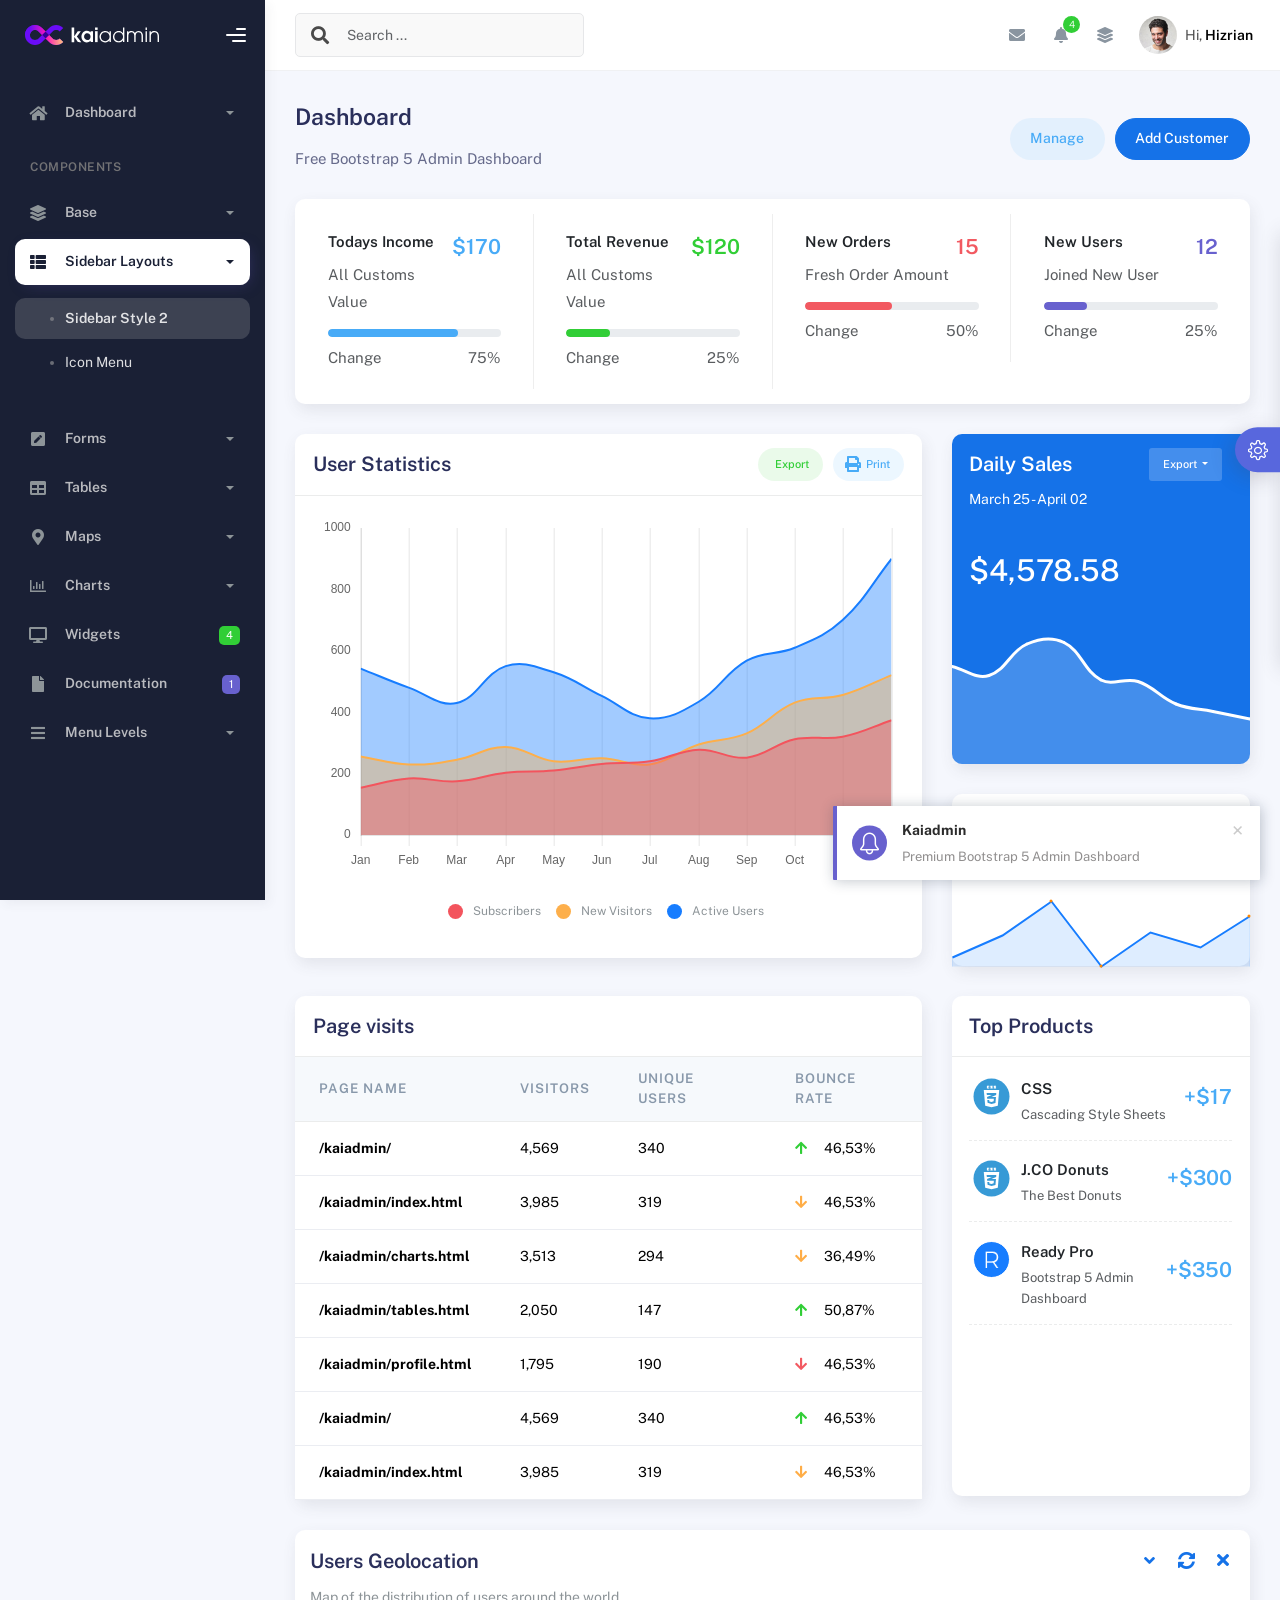
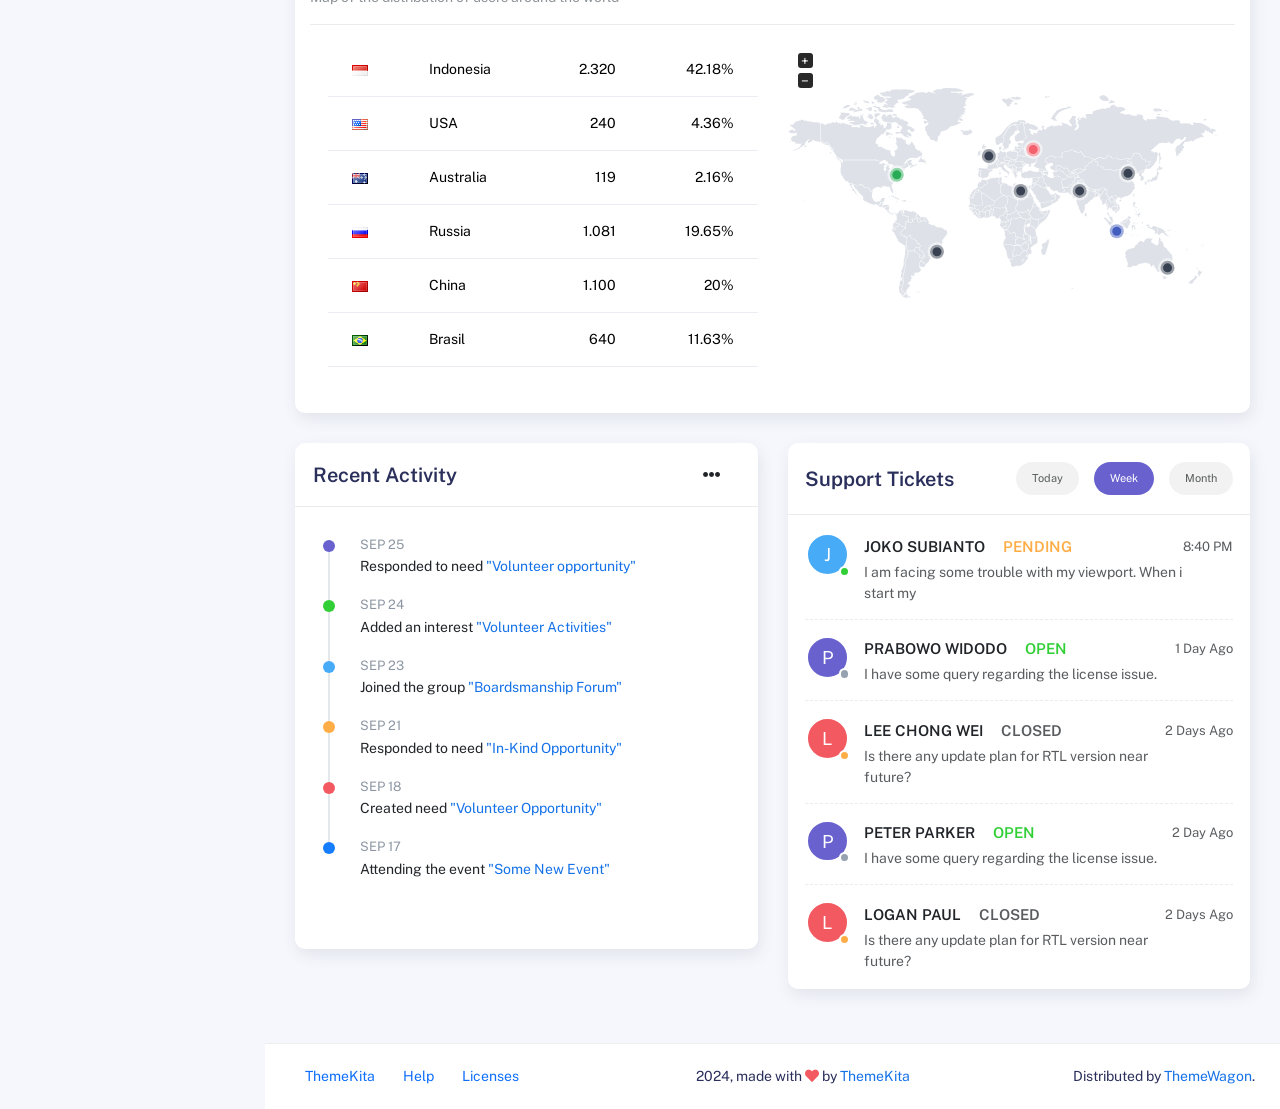
<file: kaiadmin-lite-1.2.0/sidebar-style-2.html>
<!DOCTYPE html>
<html lang="en">
  <head>
    <meta http-equiv="X-UA-Compatible" content="IE=edge" />
    <title>Kaiadmin - Bootstrap 5 Admin Dashboard</title>
    <meta
      content="width=device-width, initial-scale=1.0, shrink-to-fit=no"
      name="viewport"
    />
    <link
      rel="icon"
      href="assets/img/kaiadmin/favicon.ico"
      type="image/x-icon"
    />

    <!-- Fonts and icons -->
    <script src="assets/js/plugin/webfont/webfont.min.js"></script>
    <script>
      WebFont.load({
        google: { families: ["Public Sans:300,400,500,600,700"] },
        custom: {
          families: [
            "Font Awesome 5 Solid",
            "Font Awesome 5 Regular",
            "Font Awesome 5 Brands",
            "simple-line-icons",
          ],
          urls: ["assets/css/fonts.min.css"],
        },
        active: function () {
          sessionStorage.fonts = true;
        },
      });
    </script>

    <!-- CSS Files -->
    <link rel="stylesheet" href="assets/css/bootstrap.min.css" />
    <link rel="stylesheet" href="assets/css/plugins.min.css" />
    <link rel="stylesheet" href="assets/css/kaiadmin.min.css" />

    <!-- CSS Just for demo purpose, don't include it in your project -->
    <link rel="stylesheet" href="assets/css/demo.css" />
  </head>
  <body>
    <div class="wrapper">
      <!-- Sidebar -->
      <div class="sidebar sidebar-style-2" data-background-color="dark">
        <div class="sidebar-logo">
          <!-- Logo Header -->
          <div class="logo-header" data-background-color="dark">
            <a href="index.html" class="logo">
              <img
                src="assets/img/kaiadmin/logo_light.svg"
                alt="navbar brand"
                class="navbar-brand"
                height="20"
              />
            </a>
            <div class="nav-toggle">
              <button class="btn btn-toggle toggle-sidebar">
                <i class="gg-menu-right"></i>
              </button>
              <button class="btn btn-toggle sidenav-toggler">
                <i class="gg-menu-left"></i>
              </button>
            </div>
            <button class="topbar-toggler more">
              <i class="gg-more-vertical-alt"></i>
            </button>
          </div>
          <!-- End Logo Header -->
        </div>
        <div class="sidebar-wrapper scrollbar scrollbar-inner">
          <div class="sidebar-content">
            <ul class="nav nav-secondary">
              <li class="nav-item">
                <a
                  data-bs-toggle="collapse"
                  href="#dashboard"
                  class="collapsed"
                  aria-expanded="false"
                >
                  <i class="fas fa-home"></i>
                  <p>Dashboard</p>
                  <span class="caret"></span>
                </a>
                <div class="collapse" id="dashboard">
                  <ul class="nav nav-collapse">
                    <li>
                      <a href="../demo1/index.html">
                        <span class="sub-item">Dashboard 1</span>
                      </a>
                    </li>
                  </ul>
                </div>
              </li>
              <li class="nav-section">
                <span class="sidebar-mini-icon">
                  <i class="fa fa-ellipsis-h"></i>
                </span>
                <h4 class="text-section">Components</h4>
              </li>
              <li class="nav-item">
                <a data-bs-toggle="collapse" href="#base">
                  <i class="fas fa-layer-group"></i>
                  <p>Base</p>
                  <span class="caret"></span>
                </a>
                <div class="collapse" id="base">
                  <ul class="nav nav-collapse">
                    <li>
                      <a href="components/avatars.html">
                        <span class="sub-item">Avatars</span>
                      </a>
                    </li>
                    <li>
                      <a href="components/buttons.html">
                        <span class="sub-item">Buttons</span>
                      </a>
                    </li>
                    <li>
                      <a href="components/gridsystem.html">
                        <span class="sub-item">Grid System</span>
                      </a>
                    </li>
                    <li>
                      <a href="components/panels.html">
                        <span class="sub-item">Panels</span>
                      </a>
                    </li>
                    <li>
                      <a href="components/notifications.html">
                        <span class="sub-item">Notifications</span>
                      </a>
                    </li>
                    <li>
                      <a href="components/sweetalert.html">
                        <span class="sub-item">Sweet Alert</span>
                      </a>
                    </li>
                    <li>
                      <a href="components/font-awesome-icons.html">
                        <span class="sub-item">Font Awesome Icons</span>
                      </a>
                    </li>
                    <li>
                      <a href="components/simple-line-icons.html">
                        <span class="sub-item">Simple Line Icons</span>
                      </a>
                    </li>
                    <li>
                      <a href="components/typography.html">
                        <span class="sub-item">Typography</span>
                      </a>
                    </li>
                  </ul>
                </div>
              </li>
              <li class="nav-item active submenu">
                <a data-bs-toggle="collapse" href="#sidebarLayouts">
                  <i class="fas fa-th-list"></i>
                  <p>Sidebar Layouts</p>
                  <span class="caret"></span>
                </a>
                <div class="collapse show" id="sidebarLayouts">
                  <ul class="nav nav-collapse">
                    <li class="active">
                      <a href="sidebar-style-2.html">
                        <span class="sub-item">Sidebar Style 2</span>
                      </a>
                    </li>
                    <li>
                      <a href="icon-menu.html">
                        <span class="sub-item">Icon Menu</span>
                      </a>
                    </li>
                  </ul>
                </div>
              </li>
              <li class="nav-item">
                <a data-bs-toggle="collapse" href="#forms">
                  <i class="fas fa-pen-square"></i>
                  <p>Forms</p>
                  <span class="caret"></span>
                </a>
                <div class="collapse" id="forms">
                  <ul class="nav nav-collapse">
                    <li>
                      <a href="forms/forms.html">
                        <span class="sub-item">Basic Form</span>
                      </a>
                    </li>
                  </ul>
                </div>
              </li>
              <li class="nav-item">
                <a data-bs-toggle="collapse" href="#tables">
                  <i class="fas fa-table"></i>
                  <p>Tables</p>
                  <span class="caret"></span>
                </a>
                <div class="collapse" id="tables">
                  <ul class="nav nav-collapse">
                    <li>
                      <a href="tables/tables.html">
                        <span class="sub-item">Basic Table</span>
                      </a>
                    </li>
                    <li>
                      <a href="tables/datatables.html">
                        <span class="sub-item">Datatables</span>
                      </a>
                    </li>
                  </ul>
                </div>
              </li>
              <li class="nav-item">
                <a data-bs-toggle="collapse" href="#maps">
                  <i class="fas fa-map-marker-alt"></i>
                  <p>Maps</p>
                  <span class="caret"></span>
                </a>
                <div class="collapse" id="maps">
                  <ul class="nav nav-collapse">
                    <li>
                      <a href="maps/googlemaps.html">
                        <span class="sub-item">Google Maps</span>
                      </a>
                    </li>
                    <li>
                      <a href="maps/jsvectormap.html">
                        <span class="sub-item">Jsvectormap</span>
                      </a>
                    </li>
                  </ul>
                </div>
              </li>
              <li class="nav-item">
                <a data-bs-toggle="collapse" href="#charts">
                  <i class="far fa-chart-bar"></i>
                  <p>Charts</p>
                  <span class="caret"></span>
                </a>
                <div class="collapse" id="charts">
                  <ul class="nav nav-collapse">
                    <li>
                      <a href="charts/charts.html">
                        <span class="sub-item">Chart Js</span>
                      </a>
                    </li>
                    <li>
                      <a href="charts/sparkline.html">
                        <span class="sub-item">Sparkline</span>
                      </a>
                    </li>
                  </ul>
                </div>
              </li>
              <li class="nav-item">
                <a href="widgets.html">
                  <i class="fas fa-desktop"></i>
                  <p>Widgets</p>
                  <span class="badge badge-success">4</span>
                </a>
              </li>
              <li class="nav-item">
                <a href="../../documentation/index.html">
                  <i class="fas fa-file"></i>
                  <p>Documentation</p>
                  <span class="badge badge-secondary">1</span>
                </a>
              </li>
              <li class="nav-item">
                <a data-bs-toggle="collapse" href="#submenu">
                  <i class="fas fa-bars"></i>
                  <p>Menu Levels</p>
                  <span class="caret"></span>
                </a>
                <div class="collapse" id="submenu">
                  <ul class="nav nav-collapse">
                    <li>
                      <a data-bs-toggle="collapse" href="#subnav1">
                        <span class="sub-item">Level 1</span>
                        <span class="caret"></span>
                      </a>
                      <div class="collapse" id="subnav1">
                        <ul class="nav nav-collapse subnav">
                          <li>
                            <a href="#">
                              <span class="sub-item">Level 2</span>
                            </a>
                          </li>
                          <li>
                            <a href="#">
                              <span class="sub-item">Level 2</span>
                            </a>
                          </li>
                        </ul>
                      </div>
                    </li>
                    <li>
                      <a data-bs-toggle="collapse" href="#subnav2">
                        <span class="sub-item">Level 1</span>
                        <span class="caret"></span>
                      </a>
                      <div class="collapse" id="subnav2">
                        <ul class="nav nav-collapse subnav">
                          <li>
                            <a href="#">
                              <span class="sub-item">Level 2</span>
                            </a>
                          </li>
                        </ul>
                      </div>
                    </li>
                    <li>
                      <a href="#">
                        <span class="sub-item">Level 1</span>
                      </a>
                    </li>
                  </ul>
                </div>
              </li>
            </ul>
          </div>
        </div>
      </div>
      <!-- End Sidebar -->

      <div class="main-panel">
        <div class="main-header">
          <div class="main-header-logo">
            <!-- Logo Header -->
            <div class="logo-header" data-background-color="dark">
              <a href="index.html" class="logo">
                <img
                  src="assets/img/kaiadmin/logo_light.svg"
                  alt="navbar brand"
                  class="navbar-brand"
                  height="20"
                />
              </a>
              <div class="nav-toggle">
                <button class="btn btn-toggle toggle-sidebar">
                  <i class="gg-menu-right"></i>
                </button>
                <button class="btn btn-toggle sidenav-toggler">
                  <i class="gg-menu-left"></i>
                </button>
              </div>
              <button class="topbar-toggler more">
                <i class="gg-more-vertical-alt"></i>
              </button>
            </div>
            <!-- End Logo Header -->
          </div>
          <!-- Navbar Header -->
          <nav
            class="navbar navbar-header navbar-header-transparent navbar-expand-lg border-bottom"
          >
            <div class="container-fluid">
              <nav
                class="navbar navbar-header-left navbar-expand-lg navbar-form nav-search p-0 d-none d-lg-flex"
              >
                <div class="input-group">
                  <div class="input-group-prepend">
                    <button type="submit" class="btn btn-search pe-1">
                      <i class="fa fa-search search-icon"></i>
                    </button>
                  </div>
                  <input
                    type="text"
                    placeholder="Search ..."
                    class="form-control"
                  />
                </div>
              </nav>

              <ul class="navbar-nav topbar-nav ms-md-auto align-items-center">
                <li
                  class="nav-item topbar-icon dropdown hidden-caret d-flex d-lg-none"
                >
                  <a
                    class="nav-link dropdown-toggle"
                    data-bs-toggle="dropdown"
                    href="#"
                    role="button"
                    aria-expanded="false"
                    aria-haspopup="true"
                  >
                    <i class="fa fa-search"></i>
                  </a>
                  <ul class="dropdown-menu dropdown-search animated fadeIn">
                    <form class="navbar-left navbar-form nav-search">
                      <div class="input-group">
                        <input
                          type="text"
                          placeholder="Search ..."
                          class="form-control"
                        />
                      </div>
                    </form>
                  </ul>
                </li>
                <li class="nav-item topbar-icon dropdown hidden-caret">
                  <a
                    class="nav-link dropdown-toggle"
                    href="#"
                    id="messageDropdown"
                    role="button"
                    data-bs-toggle="dropdown"
                    aria-haspopup="true"
                    aria-expanded="false"
                  >
                    <i class="fa fa-envelope"></i>
                  </a>
                  <ul
                    class="dropdown-menu messages-notif-box animated fadeIn"
                    aria-labelledby="messageDropdown"
                  >
                    <li>
                      <div
                        class="dropdown-title d-flex justify-content-between align-items-center"
                      >
                        Messages
                        <a href="#" class="small">Mark all as read</a>
                      </div>
                    </li>
                    <li>
                      <div class="message-notif-scroll scrollbar-outer">
                        <div class="notif-center">
                          <a href="#">
                            <div class="notif-img">
                              <img
                                src="assets/img/jm_denis.jpg"
                                alt="Img Profile"
                              />
                            </div>
                            <div class="notif-content">
                              <span class="subject">Jimmy Denis</span>
                              <span class="block"> How are you ? </span>
                              <span class="time">5 minutes ago</span>
                            </div>
                          </a>
                          <a href="#">
                            <div class="notif-img">
                              <img
                                src="assets/img/chadengle.jpg"
                                alt="Img Profile"
                              />
                            </div>
                            <div class="notif-content">
                              <span class="subject">Chad</span>
                              <span class="block"> Ok, Thanks ! </span>
                              <span class="time">12 minutes ago</span>
                            </div>
                          </a>
                          <a href="#">
                            <div class="notif-img">
                              <img
                                src="assets/img/mlane.jpg"
                                alt="Img Profile"
                              />
                            </div>
                            <div class="notif-content">
                              <span class="subject">Jhon Doe</span>
                              <span class="block">
                                Ready for the meeting today...
                              </span>
                              <span class="time">12 minutes ago</span>
                            </div>
                          </a>
                          <a href="#">
                            <div class="notif-img">
                              <img
                                src="assets/img/talha.jpg"
                                alt="Img Profile"
                              />
                            </div>
                            <div class="notif-content">
                              <span class="subject">Talha</span>
                              <span class="block"> Hi, Apa Kabar ? </span>
                              <span class="time">17 minutes ago</span>
                            </div>
                          </a>
                        </div>
                      </div>
                    </li>
                    <li>
                      <a class="see-all" href="javascript:void(0);"
                        >See all messages<i class="fa fa-angle-right"></i>
                      </a>
                    </li>
                  </ul>
                </li>
                <li class="nav-item topbar-icon dropdown hidden-caret">
                  <a
                    class="nav-link dropdown-toggle"
                    href="#"
                    id="notifDropdown"
                    role="button"
                    data-bs-toggle="dropdown"
                    aria-haspopup="true"
                    aria-expanded="false"
                  >
                    <i class="fa fa-bell"></i>
                    <span class="notification">4</span>
                  </a>
                  <ul
                    class="dropdown-menu notif-box animated fadeIn"
                    aria-labelledby="notifDropdown"
                  >
                    <li>
                      <div class="dropdown-title">
                        You have 4 new notification
                      </div>
                    </li>
                    <li>
                      <div class="notif-scroll scrollbar-outer">
                        <div class="notif-center">
                          <a href="#">
                            <div class="notif-icon notif-primary">
                              <i class="fa fa-user-plus"></i>
                            </div>
                            <div class="notif-content">
                              <span class="block"> New user registered </span>
                              <span class="time">5 minutes ago</span>
                            </div>
                          </a>
                          <a href="#">
                            <div class="notif-icon notif-success">
                              <i class="fa fa-comment"></i>
                            </div>
                            <div class="notif-content">
                              <span class="block">
                                Rahmad commented on Admin
                              </span>
                              <span class="time">12 minutes ago</span>
                            </div>
                          </a>
                          <a href="#">
                            <div class="notif-img">
                              <img
                                src="assets/img/profile2.jpg"
                                alt="Img Profile"
                              />
                            </div>
                            <div class="notif-content">
                              <span class="block">
                                Reza send messages to you
                              </span>
                              <span class="time">12 minutes ago</span>
                            </div>
                          </a>
                          <a href="#">
                            <div class="notif-icon notif-danger">
                              <i class="fa fa-heart"></i>
                            </div>
                            <div class="notif-content">
                              <span class="block"> Farrah liked Admin </span>
                              <span class="time">17 minutes ago</span>
                            </div>
                          </a>
                        </div>
                      </div>
                    </li>
                    <li>
                      <a class="see-all" href="javascript:void(0);"
                        >See all notifications<i class="fa fa-angle-right"></i>
                      </a>
                    </li>
                  </ul>
                </li>
                <li class="nav-item topbar-icon dropdown hidden-caret">
                  <a
                    class="nav-link"
                    data-bs-toggle="dropdown"
                    href="#"
                    aria-expanded="false"
                  >
                    <i class="fas fa-layer-group"></i>
                  </a>
                  <div class="dropdown-menu quick-actions animated fadeIn">
                    <div class="quick-actions-header">
                      <span class="title mb-1">Quick Actions</span>
                      <span class="subtitle op-7">Shortcuts</span>
                    </div>
                    <div class="quick-actions-scroll scrollbar-outer">
                      <div class="quick-actions-items">
                        <div class="row m-0">
                          <a class="col-6 col-md-4 p-0" href="#">
                            <div class="quick-actions-item">
                              <div class="avatar-item bg-danger rounded-circle">
                                <i class="far fa-calendar-alt"></i>
                              </div>
                              <span class="text">Calendar</span>
                            </div>
                          </a>
                          <a class="col-6 col-md-4 p-0" href="#">
                            <div class="quick-actions-item">
                              <div
                                class="avatar-item bg-warning rounded-circle"
                              >
                                <i class="fas fa-map"></i>
                              </div>
                              <span class="text">Maps</span>
                            </div>
                          </a>
                          <a class="col-6 col-md-4 p-0" href="#">
                            <div class="quick-actions-item">
                              <div class="avatar-item bg-info rounded-circle">
                                <i class="fas fa-file-excel"></i>
                              </div>
                              <span class="text">Reports</span>
                            </div>
                          </a>
                          <a class="col-6 col-md-4 p-0" href="#">
                            <div class="quick-actions-item">
                              <div
                                class="avatar-item bg-success rounded-circle"
                              >
                                <i class="fas fa-envelope"></i>
                              </div>
                              <span class="text">Emails</span>
                            </div>
                          </a>
                          <a class="col-6 col-md-4 p-0" href="#">
                            <div class="quick-actions-item">
                              <div
                                class="avatar-item bg-primary rounded-circle"
                              >
                                <i class="fas fa-file-invoice-dollar"></i>
                              </div>
                              <span class="text">Invoice</span>
                            </div>
                          </a>
                          <a class="col-6 col-md-4 p-0" href="#">
                            <div class="quick-actions-item">
                              <div
                                class="avatar-item bg-secondary rounded-circle"
                              >
                                <i class="fas fa-credit-card"></i>
                              </div>
                              <span class="text">Payments</span>
                            </div>
                          </a>
                        </div>
                      </div>
                    </div>
                  </div>
                </li>

                <li class="nav-item topbar-user dropdown hidden-caret">
                  <a
                    class="dropdown-toggle profile-pic"
                    data-bs-toggle="dropdown"
                    href="#"
                    aria-expanded="false"
                  >
                    <div class="avatar-sm">
                      <img
                        src="assets/img/profile.jpg"
                        alt="..."
                        class="avatar-img rounded-circle"
                      />
                    </div>
                    <span class="profile-username">
                      <span class="op-7">Hi,</span>
                      <span class="fw-bold">Hizrian</span>
                    </span>
                  </a>
                  <ul class="dropdown-menu dropdown-user animated fadeIn">
                    <div class="dropdown-user-scroll scrollbar-outer">
                      <li>
                        <div class="user-box">
                          <div class="avatar-lg">
                            <img
                              src="assets/img/profile.jpg"
                              alt="image profile"
                              class="avatar-img rounded"
                            />
                          </div>
                          <div class="u-text">
                            <h4>Hizrian</h4>
                            <p class="text-muted">hello@example.com</p>
                            <a
                              href="profile.html"
                              class="btn btn-xs btn-secondary btn-sm"
                              >View Profile</a
                            >
                          </div>
                        </div>
                      </li>
                      <li>
                        <div class="dropdown-divider"></div>
                        <a class="dropdown-item" href="#">My Profile</a>
                        <a class="dropdown-item" href="#">My Balance</a>
                        <a class="dropdown-item" href="#">Inbox</a>
                        <div class="dropdown-divider"></div>
                        <a class="dropdown-item" href="#">Account Setting</a>
                        <div class="dropdown-divider"></div>
                        <a class="dropdown-item" href="#">Logout</a>
                      </li>
                    </div>
                  </ul>
                </li>
              </ul>
            </div>
          </nav>
          <!-- End Navbar -->
        </div>

        <div class="container">
          <div class="page-inner">
            <div
              class="d-flex align-items-left align-items-md-center flex-column flex-md-row pt-2 pb-4"
            >
              <div>
                <h3 class="fw-bold mb-3">Dashboard</h3>
                <h6 class="op-7 mb-2">Free Bootstrap 5 Admin Dashboard</h6>
              </div>
              <div class="ms-md-auto py-2 py-md-0">
                <a href="#" class="btn btn-label-info btn-round me-2">Manage</a>
                <a href="#" class="btn btn-primary btn-round">Add Customer</a>
              </div>
            </div>
            <div class="row row-card-no-pd">
              <div class="col-12 col-sm-6 col-md-6 col-xl-3">
                <div class="card">
                  <div class="card-body">
                    <div class="d-flex justify-content-between">
                      <div>
                        <h6><b>Todays Income</b></h6>
                        <p class="text-muted">All Customs Value</p>
                      </div>
                      <h4 class="text-info fw-bold">$170</h4>
                    </div>
                    <div class="progress progress-sm">
                      <div
                        class="progress-bar bg-info w-75"
                        role="progressbar"
                        aria-valuenow="75"
                        aria-valuemin="0"
                        aria-valuemax="100"
                      ></div>
                    </div>
                    <div class="d-flex justify-content-between mt-2">
                      <p class="text-muted mb-0">Change</p>
                      <p class="text-muted mb-0">75%</p>
                    </div>
                  </div>
                </div>
              </div>
              <div class="col-12 col-sm-6 col-md-6 col-xl-3">
                <div class="card">
                  <div class="card-body">
                    <div class="d-flex justify-content-between">
                      <div>
                        <h6><b>Total Revenue</b></h6>
                        <p class="text-muted">All Customs Value</p>
                      </div>
                      <h4 class="text-success fw-bold">$120</h4>
                    </div>
                    <div class="progress progress-sm">
                      <div
                        class="progress-bar bg-success w-25"
                        role="progressbar"
                        aria-valuenow="25"
                        aria-valuemin="0"
                        aria-valuemax="100"
                      ></div>
                    </div>
                    <div class="d-flex justify-content-between mt-2">
                      <p class="text-muted mb-0">Change</p>
                      <p class="text-muted mb-0">25%</p>
                    </div>
                  </div>
                </div>
              </div>
              <div class="col-12 col-sm-6 col-md-6 col-xl-3">
                <div class="card">
                  <div class="card-body">
                    <div class="d-flex justify-content-between">
                      <div>
                        <h6><b>New Orders</b></h6>
                        <p class="text-muted">Fresh Order Amount</p>
                      </div>
                      <h4 class="text-danger fw-bold">15</h4>
                    </div>
                    <div class="progress progress-sm">
                      <div
                        class="progress-bar bg-danger w-50"
                        role="progressbar"
                        aria-valuenow="50"
                        aria-valuemin="0"
                        aria-valuemax="100"
                      ></div>
                    </div>
                    <div class="d-flex justify-content-between mt-2">
                      <p class="text-muted mb-0">Change</p>
                      <p class="text-muted mb-0">50%</p>
                    </div>
                  </div>
                </div>
              </div>
              <div class="col-12 col-sm-6 col-md-6 col-xl-3">
                <div class="card">
                  <div class="card-body">
                    <div class="d-flex justify-content-between">
                      <div>
                        <h6><b>New Users</b></h6>
                        <p class="text-muted">Joined New User</p>
                      </div>
                      <h4 class="text-secondary fw-bold">12</h4>
                    </div>
                    <div class="progress progress-sm">
                      <div
                        class="progress-bar bg-secondary w-25"
                        role="progressbar"
                        aria-valuenow="25"
                        aria-valuemin="0"
                        aria-valuemax="100"
                      ></div>
                    </div>
                    <div class="d-flex justify-content-between mt-2">
                      <p class="text-muted mb-0">Change</p>
                      <p class="text-muted mb-0">25%</p>
                    </div>
                  </div>
                </div>
              </div>
            </div>
            <div class="row">
              <div class="col-md-8">
                <div class="card">
                  <div class="card-header">
                    <div class="card-head-row">
                      <div class="card-title">User Statistics</div>
                      <div class="card-tools">
                        <a
                          href="#"
                          class="btn btn-label-success btn-round btn-sm me-2"
                        >
                          <span class="btn-label">
                            <i class="fa fa-pencil"></i>
                          </span>
                          Export
                        </a>
                        <a href="#" class="btn btn-label-info btn-round btn-sm">
                          <span class="btn-label">
                            <i class="fa fa-print"></i>
                          </span>
                          Print
                        </a>
                      </div>
                    </div>
                  </div>
                  <div class="card-body">
                    <div class="chart-container" style="min-height: 375px">
                      <canvas id="statisticsChart"></canvas>
                    </div>
                    <div id="myChartLegend"></div>
                  </div>
                </div>
              </div>
              <div class="col-md-4">
                <div class="card card-primary">
                  <div class="card-header">
                    <div class="card-head-row">
                      <div class="card-title">Daily Sales</div>
                      <div class="card-tools">
                        <div class="dropdown">
                          <button
                            class="btn btn-sm btn-label-light dropdown-toggle"
                            type="button"
                            id="dropdownMenuButton"
                            data-bs-toggle="dropdown"
                            aria-haspopup="true"
                            aria-expanded="false"
                          >
                            Export
                          </button>
                          <div
                            class="dropdown-menu"
                            aria-labelledby="dropdownMenuButton"
                          >
                            <a class="dropdown-item" href="#">Action</a>
                            <a class="dropdown-item" href="#">Another action</a>
                            <a class="dropdown-item" href="#"
                              >Something else here</a
                            >
                          </div>
                        </div>
                      </div>
                    </div>
                    <div class="card-category">March 25 - April 02</div>
                  </div>
                  <div class="card-body pb-0">
                    <div class="mb-4 mt-2">
                      <h1>$4,578.58</h1>
                    </div>
                    <div class="pull-in">
                      <canvas id="dailySalesChart"></canvas>
                    </div>
                  </div>
                </div>
                <div class="card">
                  <div class="card-body pb-0">
                    <div class="h1 fw-bold float-end text-primary">+5%</div>
                    <h2 class="mb-2">17</h2>
                    <p class="text-muted">Users online</p>
                    <div class="pull-in sparkline-fix">
                      <div id="lineChart"></div>
                    </div>
                  </div>
                </div>
              </div>
            </div>
            <!-- <div class="row">
						<div class="col-md-4">
							<div class="card">
								<div class="card-body pb-0">
									<div class="h1 fw-bold float-end text-primary">+5%</div>
									<h2 class="mb-2">17</h2>
									<p class="text-muted">Users online</p>
									<div class="pull-in sparkline-fix">
										<div id="lineChart"></div>
									</div>
								</div>
							</div>
						</div>
						<div class="col-md-4">
							<div class="card">
								<div class="card-body pb-0">
									<div class="h1 fw-bold float-end text-danger">-3%</div>
									<h2 class="mb-2">27</h2>
									<p class="text-muted">New Users</p>
									<div class="pull-in sparkline-fix">
										<div id="lineChart2"></div>
									</div>
								</div>
							</div>
						</div>
						<div class="col-md-4">
							<div class="card">
								<div class="card-body pb-0">
									<div class="h1 fw-bold float-end text-warning">+7%</div>
									<h2 class="mb-2">213</h2>
									<p class="text-muted">Transactions</p>
									<div class="pull-in sparkline-fix">
										<div id="lineChart3"></div>
									</div>
								</div>
							</div>
						</div>
					</div> -->
            <!-- <div class="row">
						<div class="col-md-4">
							<div class="card">
								<div class="card-header">
									<div class="card-title">Top Products</div>
								</div>
								<div class="card-body pb-0">
									<div class="d-flex">
										<div class="avatar">
											<img src="assets/img/logoproduct.svg" alt="..." class="avatar-img rounded-circle">
										</div>
										<div class="flex-1 pt-1 ms-2">
											<h6 class="fw-bold mb-1">CSS</h6>
											<small class="text-muted">Cascading Style Sheets</small>
										</div>
										<div class="d-flex ms-auto align-items-center">
											<h4 class="text-info fw-bold">+$17</h4>
										</div>
									</div>
									<div class="separator-dashed"></div>
									<div class="d-flex">
										<div class="avatar">
											<img src="assets/img/logoproduct.svg" alt="..." class="avatar-img rounded-circle">
										</div>
										<div class="flex-1 pt-1 ms-2">
											<h6 class="fw-bold mb-1">J.CO Donuts</h6>
											<small class="text-muted">The Best Donuts</small>
										</div>
										<div class="d-flex ms-auto align-items-center">
											<h4 class="text-info fw-bold">+$300</h4>
										</div>
									</div>
									<div class="separator-dashed"></div>
									<div class="d-flex">
										<div class="avatar">
											<img src="assets/img/logoproduct3.svg" alt="..." class="avatar-img rounded-circle">
										</div>
										<div class="flex-1 pt-1 ms-2">
											<h6 class="fw-bold mb-1">Ready Pro</h6>
											<small class="text-muted">Bootstrap 5 Admin Dashboard</small>
										</div>
										<div class="d-flex ms-auto align-items-center">
											<h4 class="text-info fw-bold">+$350</h4>
										</div>
									</div>
									<div class="separator-dashed"></div>
									<div class="pull-in">
										<canvas id="topProductsChart"></canvas>
									</div>
								</div>
							</div>
						</div>
						<div class="col-md-4">
							<div class="card">
								<div class="card-body">
									<div class="card-title fw-mediumbold">Suggested People</div>
									<div class="card-list">
										<div class="item-list">
											<div class="avatar">
												<img src="assets/img/jm_denis.jpg" alt="..." class="avatar-img rounded-circle">
											</div>
											<div class="info-user ms-3">
												<div class="username">Jimmy Denis</div>
												<div class="status">Graphic Designer</div>
											</div>
											<button class="btn btn-icon btn-primary btn-round btn-xs">
												<i class="fa fa-plus"></i>
											</button>
										</div>
										<div class="item-list">
											<div class="avatar">
												<img src="assets/img/chadengle.jpg" alt="..." class="avatar-img rounded-circle">
											</div>
											<div class="info-user ms-3">
												<div class="username">Chad</div>
												<div class="status">CEO Zeleaf</div>
											</div>
											<button class="btn btn-icon btn-primary btn-round btn-xs">
												<i class="fa fa-plus"></i>
											</button>
										</div>
										<div class="item-list">
											<div class="avatar">
												<img src="assets/img/talha.jpg" alt="..." class="avatar-img rounded-circle">
											</div>
											<div class="info-user ms-3">
												<div class="username">Talha</div>
												<div class="status">Front End Designer</div>
											</div>
											<button class="btn btn-icon btn-primary btn-round btn-xs">
												<i class="fa fa-plus"></i>
											</button>
										</div>
										<div class="item-list">
											<div class="avatar">
												<img src="assets/img/mlane.jpg" alt="..." class="avatar-img rounded-circle">
											</div>
											<div class="info-user ms-3">
												<div class="username">John Doe</div>
												<div class="status">Back End Developer</div>
											</div>
											<button class="btn btn-icon btn-primary btn-round btn-xs">
												<i class="fa fa-plus"></i>
											</button>
										</div>
										<div class="item-list">
											<div class="avatar">
												<img src="assets/img/talha.jpg" alt="..." class="avatar-img rounded-circle">
											</div>
											<div class="info-user ms-3">
												<div class="username">Talha</div>
												<div class="status">Front End Designer</div>
											</div>
											<button class="btn btn-icon btn-primary btn-round btn-xs">
												<i class="fa fa-plus"></i>
											</button>
										</div>
										<div class="item-list">
											<div class="avatar">
												<img src="assets/img/jm_denis.jpg" alt="..." class="avatar-img rounded-circle">
											</div>
											<div class="info-user ms-3">
												<div class="username">Jimmy Denis</div>
												<div class="status">Graphic Designer</div>
											</div>
											<button class="btn btn-icon btn-primary btn-round btn-xs">
												<i class="fa fa-plus"></i>
											</button>
										</div>
									</div>
								</div>
							</div>
						</div>
						<div class="col-md-4">
							<div class="card card-primary bg-primary-gradient">
								<div class="card-body">
									<h5 class="mt-3 b-b1 pb-2 mb-4 fw-bold">Active user right now</h5>
									<h1 class="mb-4 fw-bold">17</h1>
									<h5 class="mt-3 b-b1 pb-2 mb-5 fw-bold">Page view per minutes</h5>
									<div id="activeUsersChart"></div>
									<h5 class="mt-5 pb-3 mb-0 fw-bold">Top active pages</h5>
									<ul class="list-unstyled">
										<li class="d-flex justify-content-between pb-1 pt-1"><small>/product/readypro/index.html</small> <span>7</span></li>
										<li class="d-flex justify-content-between pb-1 pt-1"><small>/product/kaiadmin/demo.html</small> <span>10</span></li>
									</ul>
								</div>
							</div>
						</div>
					</div> -->
            <div class="row">
              <div class="col-md-8">
                <div class="card">
                  <div class="card-header">
                    <div class="card-title">Page visits</div>
                  </div>
                  <div class="card-body p-0">
                    <div class="table-responsive">
                      <!-- Projects table -->
                      <table class="table align-items-center mb-0">
                        <thead class="thead-light">
                          <tr>
                            <th scope="col">Page name</th>
                            <th scope="col">Visitors</th>
                            <th scope="col">Unique users</th>
                            <th scope="col">Bounce rate</th>
                          </tr>
                        </thead>
                        <tbody>
                          <tr>
                            <th scope="row">/kaiadmin/</th>
                            <td>4,569</td>
                            <td>340</td>
                            <td>
                              <i class="fas fa-arrow-up text-success me-3"></i>
                              46,53%
                            </td>
                          </tr>
                          <tr>
                            <th scope="row">/kaiadmin/index.html</th>
                            <td>3,985</td>
                            <td>319</td>
                            <td>
                              <i
                                class="fas fa-arrow-down text-warning me-3"
                              ></i>
                              46,53%
                            </td>
                          </tr>
                          <tr>
                            <th scope="row">/kaiadmin/charts.html</th>
                            <td>3,513</td>
                            <td>294</td>
                            <td>
                              <i
                                class="fas fa-arrow-down text-warning me-3"
                              ></i>
                              36,49%
                            </td>
                          </tr>
                          <tr>
                            <th scope="row">/kaiadmin/tables.html</th>
                            <td>2,050</td>
                            <td>147</td>
                            <td>
                              <i class="fas fa-arrow-up text-success me-3"></i>
                              50,87%
                            </td>
                          </tr>
                          <tr>
                            <th scope="row">/kaiadmin/profile.html</th>
                            <td>1,795</td>
                            <td>190</td>
                            <td>
                              <i class="fas fa-arrow-down text-danger me-3"></i>
                              46,53%
                            </td>
                          </tr>
                          <tr>
                            <th scope="row">/kaiadmin/</th>
                            <td>4,569</td>
                            <td>340</td>
                            <td>
                              <i class="fas fa-arrow-up text-success me-3"></i>
                              46,53%
                            </td>
                          </tr>
                          <tr>
                            <th scope="row">/kaiadmin/index.html</th>
                            <td>3,985</td>
                            <td>319</td>
                            <td>
                              <i
                                class="fas fa-arrow-down text-warning me-3"
                              ></i>
                              46,53%
                            </td>
                          </tr>
                        </tbody>
                      </table>
                    </div>
                  </div>
                </div>
              </div>
              <div class="col-md-4">
                <div class="card">
                  <div class="card-header">
                    <div class="card-title">Top Products</div>
                  </div>
                  <div class="card-body pb-0">
                    <div class="d-flex">
                      <div class="avatar">
                        <img
                          src="assets/img/logoproduct.svg"
                          alt="..."
                          class="avatar-img rounded-circle"
                        />
                      </div>
                      <div class="flex-1 pt-1 ms-2">
                        <h6 class="fw-bold mb-1">CSS</h6>
                        <small class="text-muted">Cascading Style Sheets</small>
                      </div>
                      <div class="d-flex ms-auto align-items-center">
                        <h4 class="text-info fw-bold">+$17</h4>
                      </div>
                    </div>
                    <div class="separator-dashed"></div>
                    <div class="d-flex">
                      <div class="avatar">
                        <img
                          src="assets/img/logoproduct.svg"
                          alt="..."
                          class="avatar-img rounded-circle"
                        />
                      </div>
                      <div class="flex-1 pt-1 ms-2">
                        <h6 class="fw-bold mb-1">J.CO Donuts</h6>
                        <small class="text-muted">The Best Donuts</small>
                      </div>
                      <div class="d-flex ms-auto align-items-center">
                        <h4 class="text-info fw-bold">+$300</h4>
                      </div>
                    </div>
                    <div class="separator-dashed"></div>
                    <div class="d-flex">
                      <div class="avatar">
                        <img
                          src="assets/img/logoproduct3.svg"
                          alt="..."
                          class="avatar-img rounded-circle"
                        />
                      </div>
                      <div class="flex-1 pt-1 ms-2">
                        <h6 class="fw-bold mb-1">Ready Pro</h6>
                        <small class="text-muted"
                          >Bootstrap 5 Admin Dashboard</small
                        >
                      </div>
                      <div class="d-flex ms-auto align-items-center">
                        <h4 class="text-info fw-bold">+$350</h4>
                      </div>
                    </div>
                    <div class="separator-dashed"></div>
                    <div class="pull-in">
                      <canvas id="topProductsChart"></canvas>
                    </div>
                  </div>
                </div>
              </div>
            </div>
            <div class="row row-card-no-pd">
              <div class="col-md-12">
                <div class="card">
                  <div class="card-header">
                    <div class="card-head-row card-tools-still-right">
                      <h4 class="card-title">Users Geolocation</h4>
                      <div class="card-tools">
                        <button
                          class="btn btn-icon btn-link btn-primary btn-xs"
                        >
                          <span class="fa fa-angle-down"></span>
                        </button>
                        <button
                          class="btn btn-icon btn-link btn-primary btn-xs btn-refresh-card"
                        >
                          <span class="fa fa-sync-alt"></span>
                        </button>
                        <button
                          class="btn btn-icon btn-link btn-primary btn-xs"
                        >
                          <span class="fa fa-times"></span>
                        </button>
                      </div>
                    </div>
                    <p class="card-category">
                      Map of the distribution of users around the world
                    </p>
                  </div>
                  <div class="card-body">
                    <div class="row">
                      <div class="col-md-6">
                        <div class="table-responsive table-hover table-sales">
                          <table class="table">
                            <tbody>
                              <tr>
                                <td>
                                  <div class="flag">
                                    <img
                                      src="assets/img/flags/id.png"
                                      alt="indonesia"
                                    />
                                  </div>
                                </td>
                                <td>Indonesia</td>
                                <td class="text-end">2.320</td>
                                <td class="text-end">42.18%</td>
                              </tr>
                              <tr>
                                <td>
                                  <div class="flag">
                                    <img
                                      src="assets/img/flags/us.png"
                                      alt="united states"
                                    />
                                  </div>
                                </td>
                                <td>USA</td>
                                <td class="text-end">240</td>
                                <td class="text-end">4.36%</td>
                              </tr>
                              <tr>
                                <td>
                                  <div class="flag">
                                    <img
                                      src="assets/img/flags/au.png"
                                      alt="australia"
                                    />
                                  </div>
                                </td>
                                <td>Australia</td>
                                <td class="text-end">119</td>
                                <td class="text-end">2.16%</td>
                              </tr>
                              <tr>
                                <td>
                                  <div class="flag">
                                    <img
                                      src="assets/img/flags/ru.png"
                                      alt="russia"
                                    />
                                  </div>
                                </td>
                                <td>Russia</td>
                                <td class="text-end">1.081</td>
                                <td class="text-end">19.65%</td>
                              </tr>
                              <tr>
                                <td>
                                  <div class="flag">
                                    <img
                                      src="assets/img/flags/cn.png"
                                      alt="china"
                                    />
                                  </div>
                                </td>
                                <td>China</td>
                                <td class="text-end">1.100</td>
                                <td class="text-end">20%</td>
                              </tr>
                              <tr>
                                <td>
                                  <div class="flag">
                                    <img
                                      src="assets/img/flags/br.png"
                                      alt="brazil"
                                    />
                                  </div>
                                </td>
                                <td>Brasil</td>
                                <td class="text-end">640</td>
                                <td class="text-end">11.63%</td>
                              </tr>
                            </tbody>
                          </table>
                        </div>
                      </div>
                      <div class="col-md-6">
                        <div class="mapcontainer">
                          <div
                            id="world-map"
                            class="w-100"
                            style="height: 300px"
                          ></div>
                        </div>
                      </div>
                    </div>
                  </div>
                </div>
              </div>
            </div>
            <div class="row">
              <div class="col-md-6">
                <div class="card">
                  <div class="card-header">
                    <div class="card-head-row card-tools-still-right">
                      <div class="card-title">Recent Activity</div>
                      <div class="card-tools">
                        <div class="dropdown">
                          <button
                            class="btn btn-icon btn-clean"
                            type="button"
                            id="dropdownMenuButton"
                            data-bs-toggle="dropdown"
                            aria-haspopup="true"
                            aria-expanded="false"
                          >
                            <i class="fas fa-ellipsis-h"></i>
                          </button>
                          <div
                            class="dropdown-menu"
                            aria-labelledby="dropdownMenuButton"
                          >
                            <a class="dropdown-item" href="#">Action</a>
                            <a class="dropdown-item" href="#">Another action</a>
                            <a class="dropdown-item" href="#"
                              >Something else here</a
                            >
                          </div>
                        </div>
                      </div>
                    </div>
                  </div>
                  <div class="card-body">
                    <ol class="activity-feed">
                      <li class="feed-item feed-item-secondary">
                        <time class="date" datetime="9-25">Sep 25</time>
                        <span class="text"
                          >Responded to need
                          <a href="#">"Volunteer opportunity"</a></span
                        >
                      </li>
                      <li class="feed-item feed-item-success">
                        <time class="date" datetime="9-24">Sep 24</time>
                        <span class="text"
                          >Added an interest
                          <a href="#">"Volunteer Activities"</a></span
                        >
                      </li>
                      <li class="feed-item feed-item-info">
                        <time class="date" datetime="9-23">Sep 23</time>
                        <span class="text"
                          >Joined the group
                          <a href="single-group.php"
                            >"Boardsmanship Forum"</a
                          ></span
                        >
                      </li>
                      <li class="feed-item feed-item-warning">
                        <time class="date" datetime="9-21">Sep 21</time>
                        <span class="text"
                          >Responded to need
                          <a href="#">"In-Kind Opportunity"</a></span
                        >
                      </li>
                      <li class="feed-item feed-item-danger">
                        <time class="date" datetime="9-18">Sep 18</time>
                        <span class="text"
                          >Created need
                          <a href="#">"Volunteer Opportunity"</a></span
                        >
                      </li>
                      <li class="feed-item">
                        <time class="date" datetime="9-17">Sep 17</time>
                        <span class="text"
                          >Attending the event
                          <a href="single-event.php">"Some New Event"</a></span
                        >
                      </li>
                    </ol>
                  </div>
                </div>
              </div>
              <div class="col-md-6">
                <div class="card">
                  <div class="card-header">
                    <div class="card-head-row">
                      <div class="card-title">Support Tickets</div>
                      <div class="card-tools">
                        <ul
                          class="nav nav-pills nav-secondary nav-pills-no-bd nav-sm"
                          id="pills-tab"
                          role="tablist"
                        >
                          <li class="nav-item">
                            <a
                              class="nav-link"
                              id="pills-today"
                              data-bs-toggle="pill"
                              href="#pills-today"
                              role="tab"
                              aria-selected="true"
                              >Today</a
                            >
                          </li>
                          <li class="nav-item">
                            <a
                              class="nav-link active"
                              id="pills-week"
                              data-bs-toggle="pill"
                              href="#pills-week"
                              role="tab"
                              aria-selected="false"
                              >Week</a
                            >
                          </li>
                          <li class="nav-item">
                            <a
                              class="nav-link"
                              id="pills-month"
                              data-bs-toggle="pill"
                              href="#pills-month"
                              role="tab"
                              aria-selected="false"
                              >Month</a
                            >
                          </li>
                        </ul>
                      </div>
                    </div>
                  </div>
                  <div class="card-body">
                    <div class="d-flex">
                      <div class="avatar avatar-online">
                        <span
                          class="avatar-title rounded-circle border border-white bg-info"
                          >J</span
                        >
                      </div>
                      <div class="flex-1 ms-3 pt-1">
                        <h6 class="text-uppercase fw-bold mb-1">
                          Joko Subianto
                          <span class="text-warning ps-3">pending</span>
                        </h6>
                        <span class="text-muted"
                          >I am facing some trouble with my viewport. When i
                          start my</span
                        >
                      </div>
                      <div class="float-end pt-1">
                        <small class="text-muted">8:40 PM</small>
                      </div>
                    </div>
                    <div class="separator-dashed"></div>
                    <div class="d-flex">
                      <div class="avatar avatar-offline">
                        <span
                          class="avatar-title rounded-circle border border-white bg-secondary"
                          >P</span
                        >
                      </div>
                      <div class="flex-1 ms-3 pt-1">
                        <h6 class="text-uppercase fw-bold mb-1">
                          Prabowo Widodo
                          <span class="text-success ps-3">open</span>
                        </h6>
                        <span class="text-muted"
                          >I have some query regarding the license issue.</span
                        >
                      </div>
                      <div class="float-end pt-1">
                        <small class="text-muted">1 Day Ago</small>
                      </div>
                    </div>
                    <div class="separator-dashed"></div>
                    <div class="d-flex">
                      <div class="avatar avatar-away">
                        <span
                          class="avatar-title rounded-circle border border-white bg-danger"
                          >L</span
                        >
                      </div>
                      <div class="flex-1 ms-3 pt-1">
                        <h6 class="text-uppercase fw-bold mb-1">
                          Lee Chong Wei
                          <span class="text-muted ps-3">closed</span>
                        </h6>
                        <span class="text-muted"
                          >Is there any update plan for RTL version near
                          future?</span
                        >
                      </div>
                      <div class="float-end pt-1">
                        <small class="text-muted">2 Days Ago</small>
                      </div>
                    </div>
                    <div class="separator-dashed"></div>
                    <div class="d-flex">
                      <div class="avatar avatar-offline">
                        <span
                          class="avatar-title rounded-circle border border-white bg-secondary"
                          >P</span
                        >
                      </div>
                      <div class="flex-1 ms-3 pt-1">
                        <h6 class="text-uppercase fw-bold mb-1">
                          Peter Parker
                          <span class="text-success ps-3">open</span>
                        </h6>
                        <span class="text-muted"
                          >I have some query regarding the license issue.</span
                        >
                      </div>
                      <div class="float-end pt-1">
                        <small class="text-muted">2 Day Ago</small>
                      </div>
                    </div>
                    <div class="separator-dashed"></div>
                    <div class="d-flex">
                      <div class="avatar avatar-away">
                        <span
                          class="avatar-title rounded-circle border border-white bg-danger"
                          >L</span
                        >
                      </div>
                      <div class="flex-1 ms-3 pt-1">
                        <h6 class="text-uppercase fw-bold mb-1">
                          Logan Paul <span class="text-muted ps-3">closed</span>
                        </h6>
                        <span class="text-muted"
                          >Is there any update plan for RTL version near
                          future?</span
                        >
                      </div>
                      <div class="float-end pt-1">
                        <small class="text-muted">2 Days Ago</small>
                      </div>
                    </div>
                  </div>
                </div>
              </div>
            </div>
          </div>
        </div>

        <footer class="footer">
          <div class="container-fluid d-flex justify-content-between">
            <nav class="pull-left">
              <ul class="nav">
                <li class="nav-item">
                  <a class="nav-link" href="http://www.themekita.com">
                    ThemeKita
                  </a>
                </li>
                <li class="nav-item">
                  <a class="nav-link" href="#"> Help </a>
                </li>
                <li class="nav-item">
                  <a class="nav-link" href="#"> Licenses </a>
                </li>
              </ul>
            </nav>
            <div class="copyright">
              2024, made with <i class="fa fa-heart heart text-danger"></i> by
              <a href="http://www.themekita.com">ThemeKita</a>
            </div>
            <div>
              Distributed by
              <a target="_blank" href="https://themewagon.com/">ThemeWagon</a>.
            </div>
          </div>
        </footer>
      </div>

      <!-- Custom template | don't include it in your project! -->
      <div class="custom-template">
        <div class="title">Settings</div>
        <div class="custom-content">
          <div class="switcher">
            <div class="switch-block">
              <h4>Logo Header</h4>
              <div class="btnSwitch">
                <button
                  type="button"
                  class="selected changeLogoHeaderColor"
                  data-color="dark"
                ></button>
                <button
                  type="button"
                  class="changeLogoHeaderColor"
                  data-color="blue"
                ></button>
                <button
                  type="button"
                  class="changeLogoHeaderColor"
                  data-color="purple"
                ></button>
                <button
                  type="button"
                  class="changeLogoHeaderColor"
                  data-color="light-blue"
                ></button>
                <button
                  type="button"
                  class="changeLogoHeaderColor"
                  data-color="green"
                ></button>
                <button
                  type="button"
                  class="changeLogoHeaderColor"
                  data-color="orange"
                ></button>
                <button
                  type="button"
                  class="changeLogoHeaderColor"
                  data-color="red"
                ></button>
                <button
                  type="button"
                  class="changeLogoHeaderColor"
                  data-color="white"
                ></button>
                <br />
                <button
                  type="button"
                  class="changeLogoHeaderColor"
                  data-color="dark2"
                ></button>
                <button
                  type="button"
                  class="changeLogoHeaderColor"
                  data-color="blue2"
                ></button>
                <button
                  type="button"
                  class="changeLogoHeaderColor"
                  data-color="purple2"
                ></button>
                <button
                  type="button"
                  class="changeLogoHeaderColor"
                  data-color="light-blue2"
                ></button>
                <button
                  type="button"
                  class="changeLogoHeaderColor"
                  data-color="green2"
                ></button>
                <button
                  type="button"
                  class="changeLogoHeaderColor"
                  data-color="orange2"
                ></button>
                <button
                  type="button"
                  class="changeLogoHeaderColor"
                  data-color="red2"
                ></button>
              </div>
            </div>
            <div class="switch-block">
              <h4>Navbar Header</h4>
              <div class="btnSwitch">
                <button
                  type="button"
                  class="changeTopBarColor"
                  data-color="dark"
                ></button>
                <button
                  type="button"
                  class="changeTopBarColor"
                  data-color="blue"
                ></button>
                <button
                  type="button"
                  class="changeTopBarColor"
                  data-color="purple"
                ></button>
                <button
                  type="button"
                  class="changeTopBarColor"
                  data-color="light-blue"
                ></button>
                <button
                  type="button"
                  class="changeTopBarColor"
                  data-color="green"
                ></button>
                <button
                  type="button"
                  class="changeTopBarColor"
                  data-color="orange"
                ></button>
                <button
                  type="button"
                  class="changeTopBarColor"
                  data-color="red"
                ></button>
                <button
                  type="button"
                  class="selected changeTopBarColor"
                  data-color="white"
                ></button>
                <br />
                <button
                  type="button"
                  class="changeTopBarColor"
                  data-color="dark2"
                ></button>
                <button
                  type="button"
                  class="changeTopBarColor"
                  data-color="blue2"
                ></button>
                <button
                  type="button"
                  class="changeTopBarColor"
                  data-color="purple2"
                ></button>
                <button
                  type="button"
                  class="changeTopBarColor"
                  data-color="light-blue2"
                ></button>
                <button
                  type="button"
                  class="changeTopBarColor"
                  data-color="green2"
                ></button>
                <button
                  type="button"
                  class="changeTopBarColor"
                  data-color="orange2"
                ></button>
                <button
                  type="button"
                  class="changeTopBarColor"
                  data-color="red2"
                ></button>
              </div>
            </div>
            <div class="switch-block">
              <h4>Sidebar</h4>
              <div class="btnSwitch">
                <button
                  type="button"
                  class="changeSideBarColor"
                  data-color="white"
                ></button>
                <button
                  type="button"
                  class="selected changeSideBarColor"
                  data-color="dark"
                ></button>
                <button
                  type="button"
                  class="changeSideBarColor"
                  data-color="dark2"
                ></button>
              </div>
            </div>
          </div>
        </div>
        <div class="custom-toggle">
          <i class="icon-settings"></i>
        </div>
      </div>
      <!-- End Custom template -->
    </div>
    <!--   Core JS Files   -->
    <script src="assets/js/core/jquery-3.7.1.min.js"></script>
    <script src="assets/js/core/popper.min.js"></script>
    <script src="assets/js/core/bootstrap.min.js"></script>

    <!-- jQuery Scrollbar -->
    <script src="assets/js/plugin/jquery-scrollbar/jquery.scrollbar.min.js"></script>

    <!-- Chart JS -->
    <script src="assets/js/plugin/chart.js/chart.min.js"></script>

    <!-- jQuery Sparkline -->
    <script src="assets/js/plugin/jquery.sparkline/jquery.sparkline.min.js"></script>

    <!-- Chart Circle -->
    <script src="assets/js/plugin/chart-circle/circles.min.js"></script>

    <!-- Datatables -->
    <script src="assets/js/plugin/datatables/datatables.min.js"></script>

    <!-- Bootstrap Notify -->
    <script src="assets/js/plugin/bootstrap-notify/bootstrap-notify.min.js"></script>

    <!-- jQuery Vector Maps -->
    <script src="assets/js/plugin/jsvectormap/jsvectormap.min.js"></script>
    <script src="assets/js/plugin/jsvectormap/world.js"></script>

    <!-- Sweet Alert -->
    <script src="assets/js/plugin/sweetalert/sweetalert.min.js"></script>

    <!-- Kaiadmin JS -->
    <script src="assets/js/kaiadmin.min.js"></script>

    <!-- Kaiadmin DEMO methods, don't include it in your project! -->
    <script src="assets/js/setting-demo.js"></script>
    <script src="assets/js/demo.js"></script>
    <script>
      $("#lineChart").sparkline([102, 109, 120, 99, 110, 105, 115], {
        type: "line",
        height: "70",
        width: "100%",
        lineWidth: "2",
        lineColor: "#177dff",
        fillColor: "rgba(23, 125, 255, 0.14)",
      });

      $("#lineChart2").sparkline([99, 125, 122, 105, 110, 124, 115], {
        type: "line",
        height: "70",
        width: "100%",
        lineWidth: "2",
        lineColor: "#f3545d",
        fillColor: "rgba(243, 84, 93, .14)",
      });

      $("#lineChart3").sparkline([105, 103, 123, 100, 95, 105, 115], {
        type: "line",
        height: "70",
        width: "100%",
        lineWidth: "2",
        lineColor: "#ffa534",
        fillColor: "rgba(255, 165, 52, .14)",
      });
    </script>
  </body>
</html>
</file>
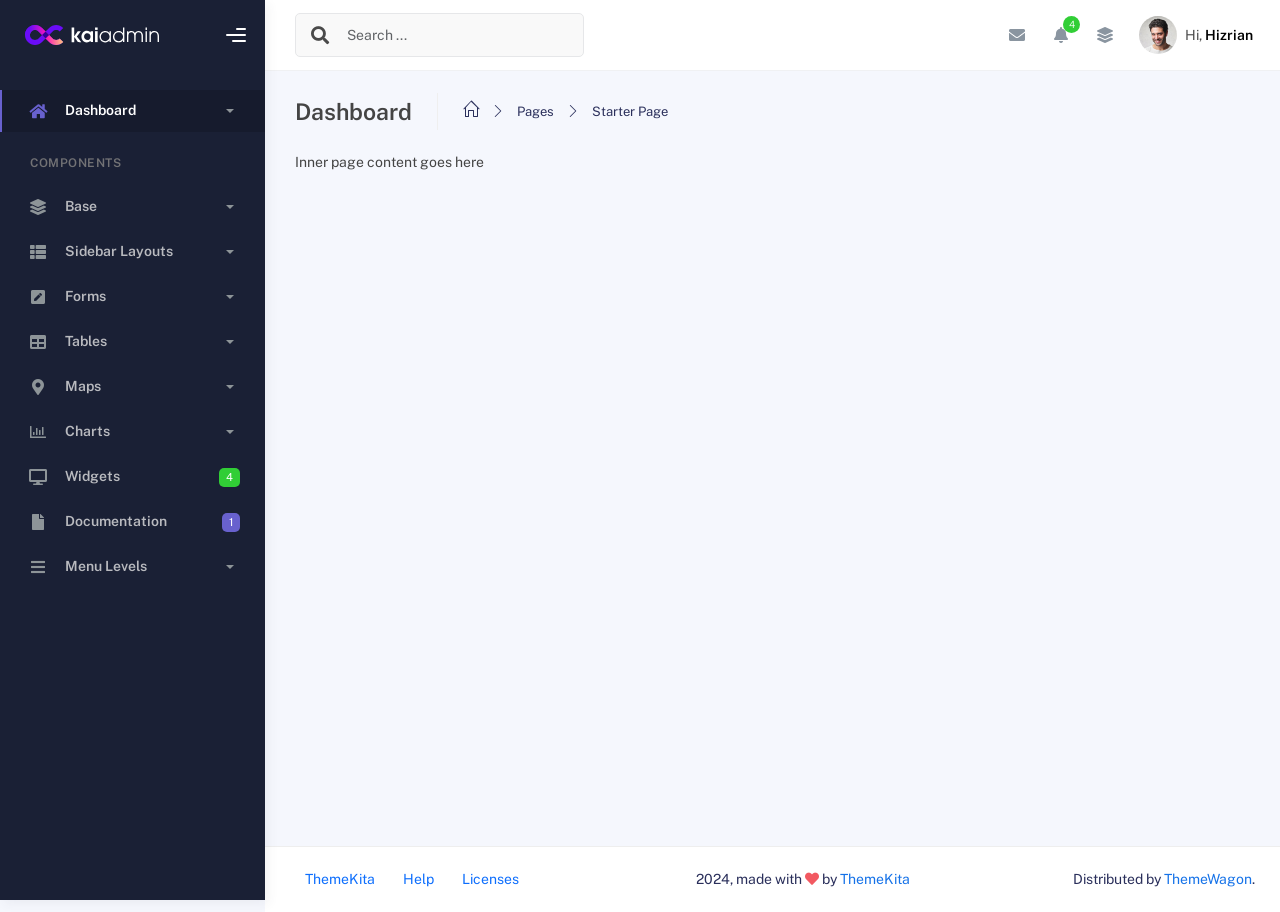
<file: kaiadmin-lite-1.2.0/starter-template.html>
<!DOCTYPE html>
<html lang="en">
  <head>
    <meta http-equiv="X-UA-Compatible" content="IE=edge" />
    <title>Kaiadmin - Bootstrap 5 Admin Dashboard</title>
    <meta
      content="width=device-width, initial-scale=1.0, shrink-to-fit=no"
      name="viewport"
    />
    <link
      rel="icon"
      href="assets/img/kaiadmin/favicon.ico"
      type="image/x-icon"
    />

    <!-- Fonts and icons -->
    <script src="assets/js/plugin/webfont/webfont.min.js"></script>
    <script>
      WebFont.load({
        google: { families: ["Public Sans:300,400,500,600,700"] },
        custom: {
          families: [
            "Font Awesome 5 Solid",
            "Font Awesome 5 Regular",
            "Font Awesome 5 Brands",
            "simple-line-icons",
          ],
          urls: ["assets/css/fonts.min.css"],
        },
        active: function () {
          sessionStorage.fonts = true;
        },
      });
    </script>

    <!-- CSS Files -->
    <link rel="stylesheet" href="assets/css/bootstrap.min.css" />
    <link rel="stylesheet" href="assets/css/plugins.min.css" />
    <link rel="stylesheet" href="assets/css/kaiadmin.min.css" />

    <!-- CSS Just for demo purpose, don't include it in your project -->
    <link rel="stylesheet" href="assets/css/demo.css" />
  </head>
  <body>
    <div class="wrapper">
      <!-- Sidebar -->
      <div class="sidebar" data-background-color="dark">
        <div class="sidebar-logo">
          <!-- Logo Header -->
          <div class="logo-header" data-background-color="dark">
            <a href="index.html" class="logo">
              <img
                src="assets/img/kaiadmin/logo_light.svg"
                alt="navbar brand"
                class="navbar-brand"
                height="20"
              />
            </a>
            <div class="nav-toggle">
              <button class="btn btn-toggle toggle-sidebar">
                <i class="gg-menu-right"></i>
              </button>
              <button class="btn btn-toggle sidenav-toggler">
                <i class="gg-menu-left"></i>
              </button>
            </div>
            <button class="topbar-toggler more">
              <i class="gg-more-vertical-alt"></i>
            </button>
          </div>
          <!-- End Logo Header -->
        </div>
        <div class="sidebar-wrapper scrollbar scrollbar-inner">
          <div class="sidebar-content">
            <ul class="nav nav-secondary">
              <li class="nav-item active">
                <a
                  data-bs-toggle="collapse"
                  href="#dashboard"
                  class="collapsed"
                  aria-expanded="false"
                >
                  <i class="fas fa-home"></i>
                  <p>Dashboard</p>
                  <span class="caret"></span>
                </a>
                <div class="collapse" id="dashboard">
                  <ul class="nav nav-collapse">
                    <li>
                      <a href="../demo1/index.html">
                        <span class="sub-item">Dashboard 1</span>
                      </a>
                    </li>
                  </ul>
                </div>
              </li>
              <li class="nav-section">
                <span class="sidebar-mini-icon">
                  <i class="fa fa-ellipsis-h"></i>
                </span>
                <h4 class="text-section">Components</h4>
              </li>
              <li class="nav-item">
                <a data-bs-toggle="collapse" href="#base">
                  <i class="fas fa-layer-group"></i>
                  <p>Base</p>
                  <span class="caret"></span>
                </a>
                <div class="collapse" id="base">
                  <ul class="nav nav-collapse">
                    <li>
                      <a href="components/avatars.html">
                        <span class="sub-item">Avatars</span>
                      </a>
                    </li>
                    <li>
                      <a href="components/buttons.html">
                        <span class="sub-item">Buttons</span>
                      </a>
                    </li>
                    <li>
                      <a href="components/gridsystem.html">
                        <span class="sub-item">Grid System</span>
                      </a>
                    </li>
                    <li>
                      <a href="components/panels.html">
                        <span class="sub-item">Panels</span>
                      </a>
                    </li>
                    <li>
                      <a href="components/notifications.html">
                        <span class="sub-item">Notifications</span>
                      </a>
                    </li>
                    <li>
                      <a href="components/sweetalert.html">
                        <span class="sub-item">Sweet Alert</span>
                      </a>
                    </li>
                    <li>
                      <a href="components/font-awesome-icons.html">
                        <span class="sub-item">Font Awesome Icons</span>
                      </a>
                    </li>
                    <li>
                      <a href="components/simple-line-icons.html">
                        <span class="sub-item">Simple Line Icons</span>
                      </a>
                    </li>
                    <li>
                      <a href="components/typography.html">
                        <span class="sub-item">Typography</span>
                      </a>
                    </li>
                  </ul>
                </div>
              </li>
              <li class="nav-item">
                <a data-bs-toggle="collapse" href="#sidebarLayouts">
                  <i class="fas fa-th-list"></i>
                  <p>Sidebar Layouts</p>
                  <span class="caret"></span>
                </a>
                <div class="collapse" id="sidebarLayouts">
                  <ul class="nav nav-collapse">
                    <li>
                      <a href="sidebar-style-2.html">
                        <span class="sub-item">Sidebar Style 2</span>
                      </a>
                    </li>
                    <li>
                      <a href="icon-menu.html">
                        <span class="sub-item">Icon Menu</span>
                      </a>
                    </li>
                  </ul>
                </div>
              </li>
              <li class="nav-item">
                <a data-bs-toggle="collapse" href="#forms">
                  <i class="fas fa-pen-square"></i>
                  <p>Forms</p>
                  <span class="caret"></span>
                </a>
                <div class="collapse" id="forms">
                  <ul class="nav nav-collapse">
                    <li>
                      <a href="forms/forms.html">
                        <span class="sub-item">Basic Form</span>
                      </a>
                    </li>
                  </ul>
                </div>
              </li>
              <li class="nav-item">
                <a data-bs-toggle="collapse" href="#tables">
                  <i class="fas fa-table"></i>
                  <p>Tables</p>
                  <span class="caret"></span>
                </a>
                <div class="collapse" id="tables">
                  <ul class="nav nav-collapse">
                    <li>
                      <a href="tables/tables.html">
                        <span class="sub-item">Basic Table</span>
                      </a>
                    </li>
                    <li>
                      <a href="tables/datatables.html">
                        <span class="sub-item">Datatables</span>
                      </a>
                    </li>
                  </ul>
                </div>
              </li>
              <li class="nav-item">
                <a data-bs-toggle="collapse" href="#maps">
                  <i class="fas fa-map-marker-alt"></i>
                  <p>Maps</p>
                  <span class="caret"></span>
                </a>
                <div class="collapse" id="maps">
                  <ul class="nav nav-collapse">
                    <li>
                      <a href="maps/googlemaps.html">
                        <span class="sub-item">Google Maps</span>
                      </a>
                    </li>
                    <li>
                      <a href="maps/jsvectormap.html">
                        <span class="sub-item">Jsvectormap</span>
                      </a>
                    </li>
                  </ul>
                </div>
              </li>
              <li class="nav-item">
                <a data-bs-toggle="collapse" href="#charts">
                  <i class="far fa-chart-bar"></i>
                  <p>Charts</p>
                  <span class="caret"></span>
                </a>
                <div class="collapse" id="charts">
                  <ul class="nav nav-collapse">
                    <li>
                      <a href="charts/charts.html">
                        <span class="sub-item">Chart Js</span>
                      </a>
                    </li>
                    <li>
                      <a href="charts/sparkline.html">
                        <span class="sub-item">Sparkline</span>
                      </a>
                    </li>
                  </ul>
                </div>
              </li>
              <li class="nav-item">
                <a href="widgets.html">
                  <i class="fas fa-desktop"></i>
                  <p>Widgets</p>
                  <span class="badge badge-success">4</span>
                </a>
              </li>
              <li class="nav-item">
                <a href="../../documentation/index.html">
                  <i class="fas fa-file"></i>
                  <p>Documentation</p>
                  <span class="badge badge-secondary">1</span>
                </a>
              </li>
              <li class="nav-item">
                <a data-bs-toggle="collapse" href="#submenu">
                  <i class="fas fa-bars"></i>
                  <p>Menu Levels</p>
                  <span class="caret"></span>
                </a>
                <div class="collapse" id="submenu">
                  <ul class="nav nav-collapse">
                    <li>
                      <a data-bs-toggle="collapse" href="#subnav1">
                        <span class="sub-item">Level 1</span>
                        <span class="caret"></span>
                      </a>
                      <div class="collapse" id="subnav1">
                        <ul class="nav nav-collapse subnav">
                          <li>
                            <a href="#">
                              <span class="sub-item">Level 2</span>
                            </a>
                          </li>
                          <li>
                            <a href="#">
                              <span class="sub-item">Level 2</span>
                            </a>
                          </li>
                        </ul>
                      </div>
                    </li>
                    <li>
                      <a data-bs-toggle="collapse" href="#subnav2">
                        <span class="sub-item">Level 1</span>
                        <span class="caret"></span>
                      </a>
                      <div class="collapse" id="subnav2">
                        <ul class="nav nav-collapse subnav">
                          <li>
                            <a href="#">
                              <span class="sub-item">Level 2</span>
                            </a>
                          </li>
                        </ul>
                      </div>
                    </li>
                    <li>
                      <a href="#">
                        <span class="sub-item">Level 1</span>
                      </a>
                    </li>
                  </ul>
                </div>
              </li>
            </ul>
          </div>
        </div>
      </div>
      <!-- End Sidebar -->

      <div class="main-panel">
        <div class="main-header">
          <div class="main-header-logo">
            <!-- Logo Header -->
            <div class="logo-header" data-background-color="dark">
              <a href="index.html" class="logo">
                <img
                  src="assets/img/kaiadmin/logo_light.svg"
                  alt="navbar brand"
                  class="navbar-brand"
                  height="20"
                />
              </a>
              <div class="nav-toggle">
                <button class="btn btn-toggle toggle-sidebar">
                  <i class="gg-menu-right"></i>
                </button>
                <button class="btn btn-toggle sidenav-toggler">
                  <i class="gg-menu-left"></i>
                </button>
              </div>
              <button class="topbar-toggler more">
                <i class="gg-more-vertical-alt"></i>
              </button>
            </div>
            <!-- End Logo Header -->
          </div>
          <!-- Navbar Header -->
          <nav
            class="navbar navbar-header navbar-header-transparent navbar-expand-lg border-bottom"
          >
            <div class="container-fluid">
              <nav
                class="navbar navbar-header-left navbar-expand-lg navbar-form nav-search p-0 d-none d-lg-flex"
              >
                <div class="input-group">
                  <div class="input-group-prepend">
                    <button type="submit" class="btn btn-search pe-1">
                      <i class="fa fa-search search-icon"></i>
                    </button>
                  </div>
                  <input
                    type="text"
                    placeholder="Search ..."
                    class="form-control"
                  />
                </div>
              </nav>

              <ul class="navbar-nav topbar-nav ms-md-auto align-items-center">
                <li
                  class="nav-item topbar-icon dropdown hidden-caret d-flex d-lg-none"
                >
                  <a
                    class="nav-link dropdown-toggle"
                    data-bs-toggle="dropdown"
                    href="#"
                    role="button"
                    aria-expanded="false"
                    aria-haspopup="true"
                  >
                    <i class="fa fa-search"></i>
                  </a>
                  <ul class="dropdown-menu dropdown-search animated fadeIn">
                    <form class="navbar-left navbar-form nav-search">
                      <div class="input-group">
                        <input
                          type="text"
                          placeholder="Search ..."
                          class="form-control"
                        />
                      </div>
                    </form>
                  </ul>
                </li>
                <li class="nav-item topbar-icon dropdown hidden-caret">
                  <a
                    class="nav-link dropdown-toggle"
                    href="#"
                    id="messageDropdown"
                    role="button"
                    data-bs-toggle="dropdown"
                    aria-haspopup="true"
                    aria-expanded="false"
                  >
                    <i class="fa fa-envelope"></i>
                  </a>
                  <ul
                    class="dropdown-menu messages-notif-box animated fadeIn"
                    aria-labelledby="messageDropdown"
                  >
                    <li>
                      <div
                        class="dropdown-title d-flex justify-content-between align-items-center"
                      >
                        Messages
                        <a href="#" class="small">Mark all as read</a>
                      </div>
                    </li>
                    <li>
                      <div class="message-notif-scroll scrollbar-outer">
                        <div class="notif-center">
                          <a href="#">
                            <div class="notif-img">
                              <img
                                src="assets/img/jm_denis.jpg"
                                alt="Img Profile"
                              />
                            </div>
                            <div class="notif-content">
                              <span class="subject">Jimmy Denis</span>
                              <span class="block"> How are you ? </span>
                              <span class="time">5 minutes ago</span>
                            </div>
                          </a>
                          <a href="#">
                            <div class="notif-img">
                              <img
                                src="assets/img/chadengle.jpg"
                                alt="Img Profile"
                              />
                            </div>
                            <div class="notif-content">
                              <span class="subject">Chad</span>
                              <span class="block"> Ok, Thanks ! </span>
                              <span class="time">12 minutes ago</span>
                            </div>
                          </a>
                          <a href="#">
                            <div class="notif-img">
                              <img
                                src="assets/img/mlane.jpg"
                                alt="Img Profile"
                              />
                            </div>
                            <div class="notif-content">
                              <span class="subject">Jhon Doe</span>
                              <span class="block">
                                Ready for the meeting today...
                              </span>
                              <span class="time">12 minutes ago</span>
                            </div>
                          </a>
                          <a href="#">
                            <div class="notif-img">
                              <img
                                src="assets/img/talha.jpg"
                                alt="Img Profile"
                              />
                            </div>
                            <div class="notif-content">
                              <span class="subject">Talha</span>
                              <span class="block"> Hi, Apa Kabar ? </span>
                              <span class="time">17 minutes ago</span>
                            </div>
                          </a>
                        </div>
                      </div>
                    </li>
                    <li>
                      <a class="see-all" href="javascript:void(0);"
                        >See all messages<i class="fa fa-angle-right"></i>
                      </a>
                    </li>
                  </ul>
                </li>
                <li class="nav-item topbar-icon dropdown hidden-caret">
                  <a
                    class="nav-link dropdown-toggle"
                    href="#"
                    id="notifDropdown"
                    role="button"
                    data-bs-toggle="dropdown"
                    aria-haspopup="true"
                    aria-expanded="false"
                  >
                    <i class="fa fa-bell"></i>
                    <span class="notification">4</span>
                  </a>
                  <ul
                    class="dropdown-menu notif-box animated fadeIn"
                    aria-labelledby="notifDropdown"
                  >
                    <li>
                      <div class="dropdown-title">
                        You have 4 new notification
                      </div>
                    </li>
                    <li>
                      <div class="notif-scroll scrollbar-outer">
                        <div class="notif-center">
                          <a href="#">
                            <div class="notif-icon notif-primary">
                              <i class="fa fa-user-plus"></i>
                            </div>
                            <div class="notif-content">
                              <span class="block"> New user registered </span>
                              <span class="time">5 minutes ago</span>
                            </div>
                          </a>
                          <a href="#">
                            <div class="notif-icon notif-success">
                              <i class="fa fa-comment"></i>
                            </div>
                            <div class="notif-content">
                              <span class="block">
                                Rahmad commented on Admin
                              </span>
                              <span class="time">12 minutes ago</span>
                            </div>
                          </a>
                          <a href="#">
                            <div class="notif-img">
                              <img
                                src="assets/img/profile2.jpg"
                                alt="Img Profile"
                              />
                            </div>
                            <div class="notif-content">
                              <span class="block">
                                Reza send messages to you
                              </span>
                              <span class="time">12 minutes ago</span>
                            </div>
                          </a>
                          <a href="#">
                            <div class="notif-icon notif-danger">
                              <i class="fa fa-heart"></i>
                            </div>
                            <div class="notif-content">
                              <span class="block"> Farrah liked Admin </span>
                              <span class="time">17 minutes ago</span>
                            </div>
                          </a>
                        </div>
                      </div>
                    </li>
                    <li>
                      <a class="see-all" href="javascript:void(0);"
                        >See all notifications<i class="fa fa-angle-right"></i>
                      </a>
                    </li>
                  </ul>
                </li>
                <li class="nav-item topbar-icon dropdown hidden-caret">
                  <a
                    class="nav-link"
                    data-bs-toggle="dropdown"
                    href="#"
                    aria-expanded="false"
                  >
                    <i class="fas fa-layer-group"></i>
                  </a>
                  <div class="dropdown-menu quick-actions animated fadeIn">
                    <div class="quick-actions-header">
                      <span class="title mb-1">Quick Actions</span>
                      <span class="subtitle op-7">Shortcuts</span>
                    </div>
                    <div class="quick-actions-scroll scrollbar-outer">
                      <div class="quick-actions-items">
                        <div class="row m-0">
                          <a class="col-6 col-md-4 p-0" href="#">
                            <div class="quick-actions-item">
                              <div class="avatar-item bg-danger rounded-circle">
                                <i class="far fa-calendar-alt"></i>
                              </div>
                              <span class="text">Calendar</span>
                            </div>
                          </a>
                          <a class="col-6 col-md-4 p-0" href="#">
                            <div class="quick-actions-item">
                              <div
                                class="avatar-item bg-warning rounded-circle"
                              >
                                <i class="fas fa-map"></i>
                              </div>
                              <span class="text">Maps</span>
                            </div>
                          </a>
                          <a class="col-6 col-md-4 p-0" href="#">
                            <div class="quick-actions-item">
                              <div class="avatar-item bg-info rounded-circle">
                                <i class="fas fa-file-excel"></i>
                              </div>
                              <span class="text">Reports</span>
                            </div>
                          </a>
                          <a class="col-6 col-md-4 p-0" href="#">
                            <div class="quick-actions-item">
                              <div
                                class="avatar-item bg-success rounded-circle"
                              >
                                <i class="fas fa-envelope"></i>
                              </div>
                              <span class="text">Emails</span>
                            </div>
                          </a>
                          <a class="col-6 col-md-4 p-0" href="#">
                            <div class="quick-actions-item">
                              <div
                                class="avatar-item bg-primary rounded-circle"
                              >
                                <i class="fas fa-file-invoice-dollar"></i>
                              </div>
                              <span class="text">Invoice</span>
                            </div>
                          </a>
                          <a class="col-6 col-md-4 p-0" href="#">
                            <div class="quick-actions-item">
                              <div
                                class="avatar-item bg-secondary rounded-circle"
                              >
                                <i class="fas fa-credit-card"></i>
                              </div>
                              <span class="text">Payments</span>
                            </div>
                          </a>
                        </div>
                      </div>
                    </div>
                  </div>
                </li>

                <li class="nav-item topbar-user dropdown hidden-caret">
                  <a
                    class="dropdown-toggle profile-pic"
                    data-bs-toggle="dropdown"
                    href="#"
                    aria-expanded="false"
                  >
                    <div class="avatar-sm">
                      <img
                        src="assets/img/profile.jpg"
                        alt="..."
                        class="avatar-img rounded-circle"
                      />
                    </div>
                    <span class="profile-username">
                      <span class="op-7">Hi,</span>
                      <span class="fw-bold">Hizrian</span>
                    </span>
                  </a>
                  <ul class="dropdown-menu dropdown-user animated fadeIn">
                    <div class="dropdown-user-scroll scrollbar-outer">
                      <li>
                        <div class="user-box">
                          <div class="avatar-lg">
                            <img
                              src="assets/img/profile.jpg"
                              alt="image profile"
                              class="avatar-img rounded"
                            />
                          </div>
                          <div class="u-text">
                            <h4>Hizrian</h4>
                            <p class="text-muted">hello@example.com</p>
                            <a
                              href="profile.html"
                              class="btn btn-xs btn-secondary btn-sm"
                              >View Profile</a
                            >
                          </div>
                        </div>
                      </li>
                      <li>
                        <div class="dropdown-divider"></div>
                        <a class="dropdown-item" href="#">My Profile</a>
                        <a class="dropdown-item" href="#">My Balance</a>
                        <a class="dropdown-item" href="#">Inbox</a>
                        <div class="dropdown-divider"></div>
                        <a class="dropdown-item" href="#">Account Setting</a>
                        <div class="dropdown-divider"></div>
                        <a class="dropdown-item" href="#">Logout</a>
                      </li>
                    </div>
                  </ul>
                </li>
              </ul>
            </div>
          </nav>
          <!-- End Navbar -->
        </div>

        <div class="container">
          <div class="page-inner">
            <div class="page-header">
              <h4 class="page-title">Dashboard</h4>
              <ul class="breadcrumbs">
                <li class="nav-home">
                  <a href="#">
                    <i class="icon-home"></i>
                  </a>
                </li>
                <li class="separator">
                  <i class="icon-arrow-right"></i>
                </li>
                <li class="nav-item">
                  <a href="#">Pages</a>
                </li>
                <li class="separator">
                  <i class="icon-arrow-right"></i>
                </li>
                <li class="nav-item">
                  <a href="#">Starter Page</a>
                </li>
              </ul>
            </div>
            <div class="page-category">Inner page content goes here</div>
          </div>
        </div>

        <footer class="footer">
          <div class="container-fluid d-flex justify-content-between">
            <nav class="pull-left">
              <ul class="nav">
                <li class="nav-item">
                  <a class="nav-link" href="http://www.themekita.com">
                    ThemeKita
                  </a>
                </li>
                <li class="nav-item">
                  <a class="nav-link" href="#"> Help </a>
                </li>
                <li class="nav-item">
                  <a class="nav-link" href="#"> Licenses </a>
                </li>
              </ul>
            </nav>
            <div class="copyright">
              2024, made with <i class="fa fa-heart heart text-danger"></i> by
              <a href="http://www.themekita.com">ThemeKita</a>
            </div>
            <div>
              Distributed by
              <a target="_blank" href="https://themewagon.com/">ThemeWagon</a>.
            </div>
          </div>
        </footer>
      </div>
    </div>
    <!--   Core JS Files   -->
    <script src="assets/js/core/jquery-3.7.1.min.js"></script>
    <script src="assets/js/core/popper.min.js"></script>
    <script src="assets/js/core/bootstrap.min.js"></script>

    <!-- jQuery Scrollbar -->
    <script src="assets/js/plugin/jquery-scrollbar/jquery.scrollbar.min.js"></script>

    <!-- Chart JS -->
    <script src="assets/js/plugin/chart.js/chart.min.js"></script>

    <!-- jQuery Sparkline -->
    <script src="assets/js/plugin/jquery.sparkline/jquery.sparkline.min.js"></script>

    <!-- Chart Circle -->
    <script src="assets/js/plugin/chart-circle/circles.min.js"></script>

    <!-- Datatables -->
    <script src="assets/js/plugin/datatables/datatables.min.js"></script>

    <!-- Bootstrap Notify -->
    <script src="assets/js/plugin/bootstrap-notify/bootstrap-notify.min.js"></script>

    <!-- jQuery Vector Maps -->
    <script src="assets/js/plugin/jsvectormap/jsvectormap.min.js"></script>
    <script src="assets/js/plugin/jsvectormap/world.js"></script>

    <!-- Google Maps Plugin -->
    <script src="assets/js/plugin/gmaps/gmaps.js"></script>

    <!-- Sweet Alert -->
    <script src="assets/js/plugin/sweetalert/sweetalert.min.js"></script>

    <!-- Kaiadmin JS -->
    <script src="assets/js/kaiadmin.min.js"></script>
  </body>
</html>
</file>
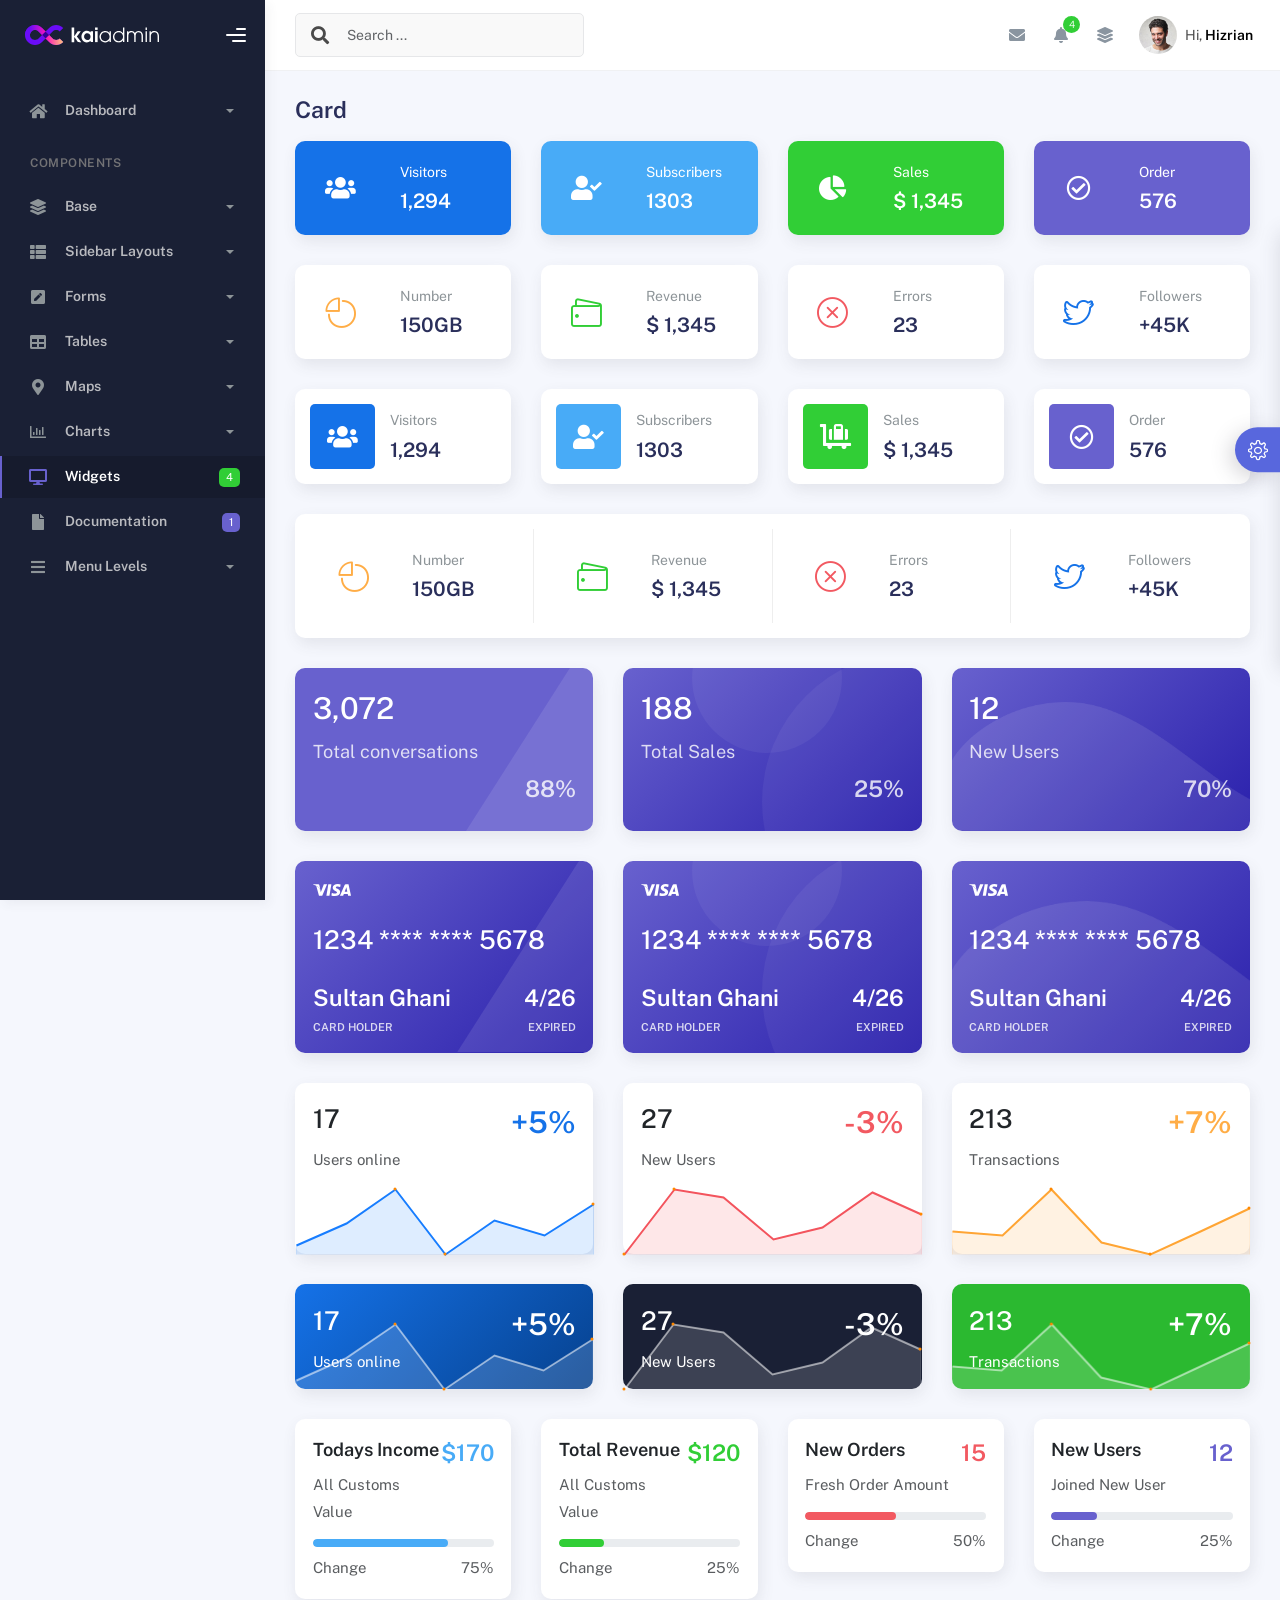
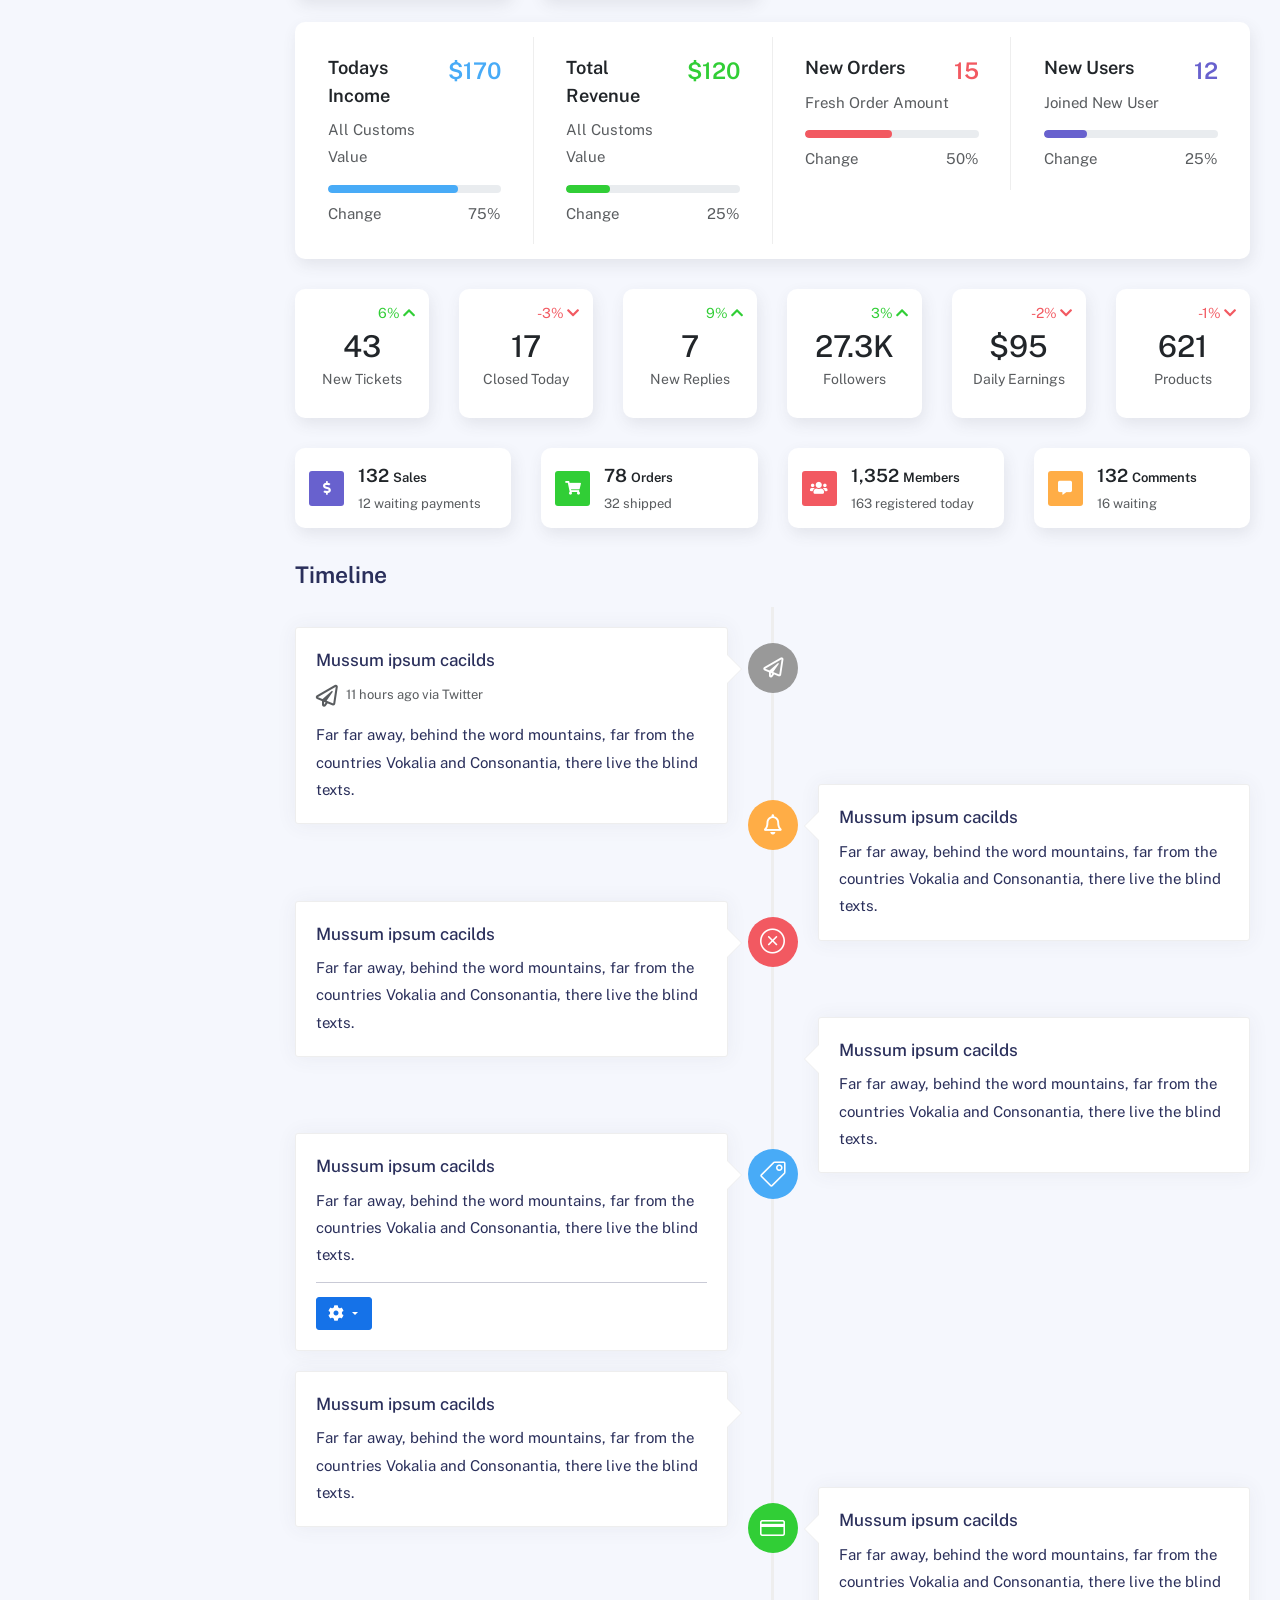
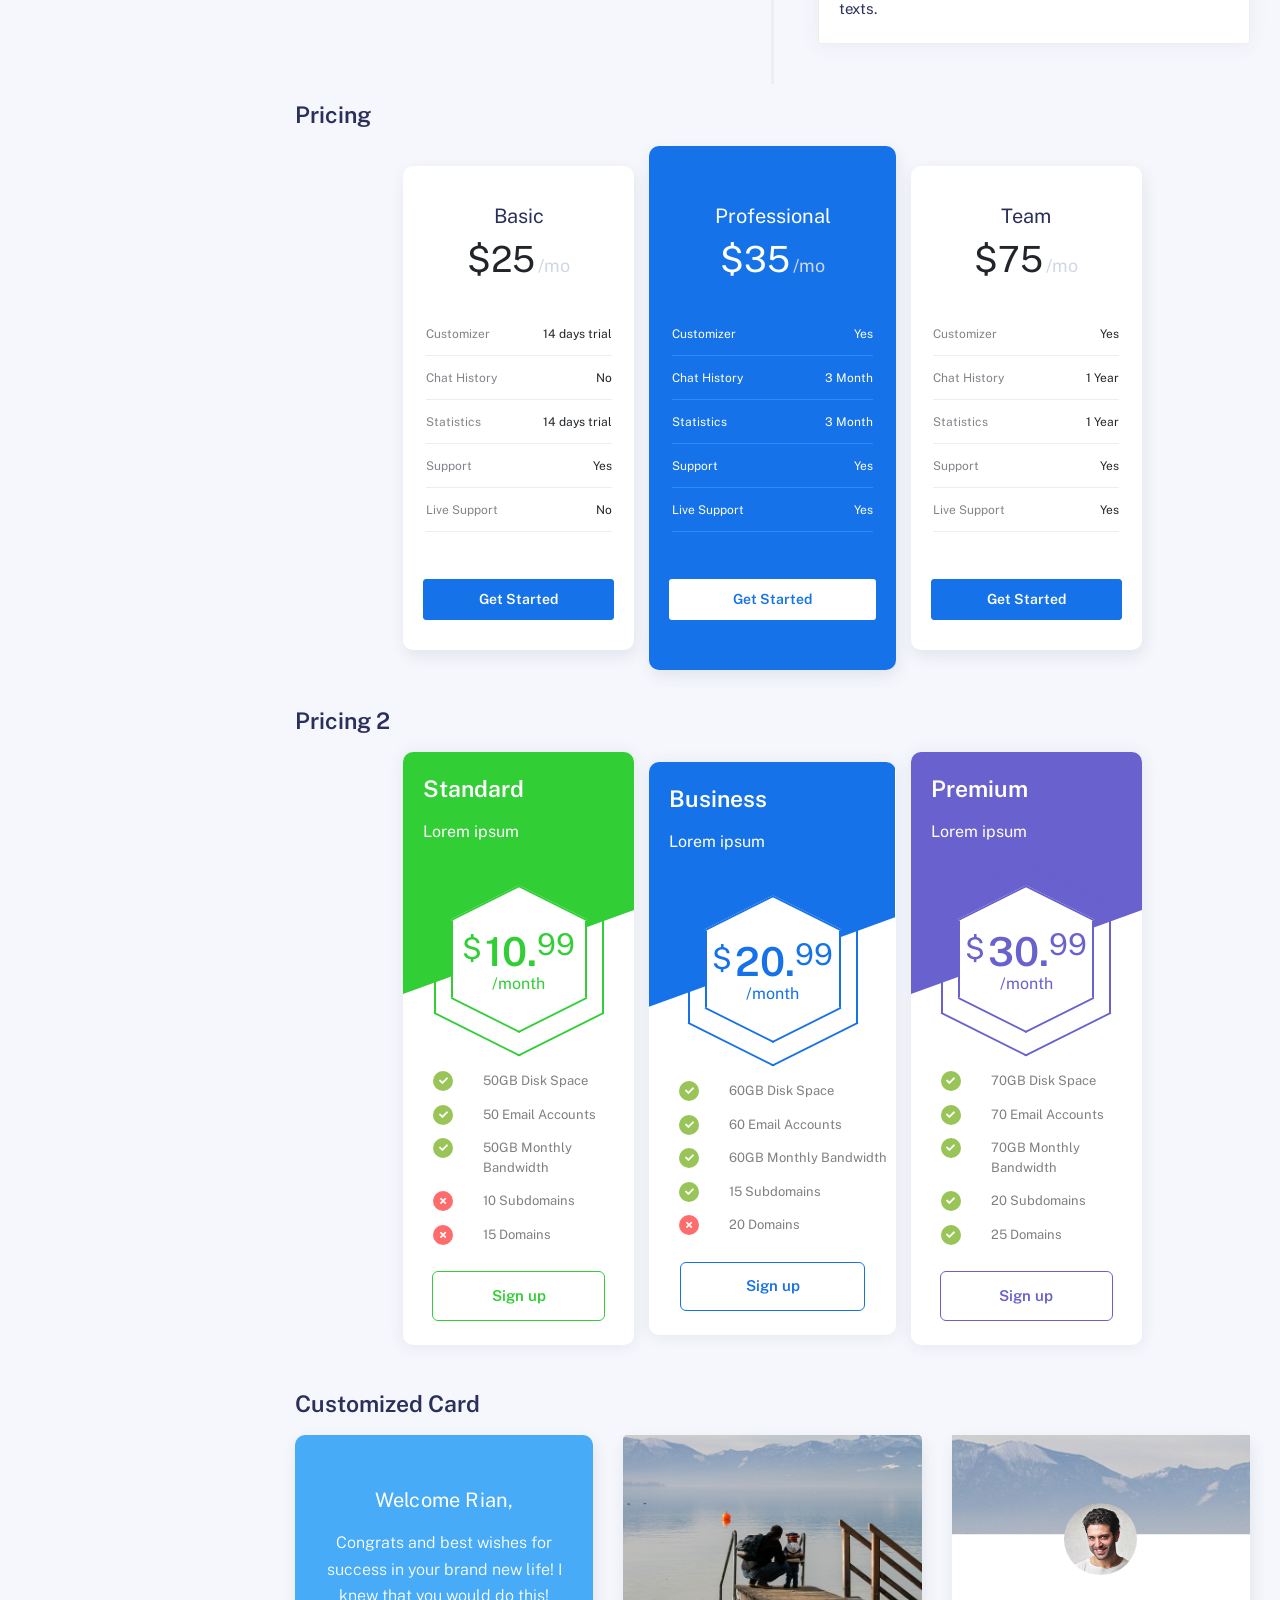
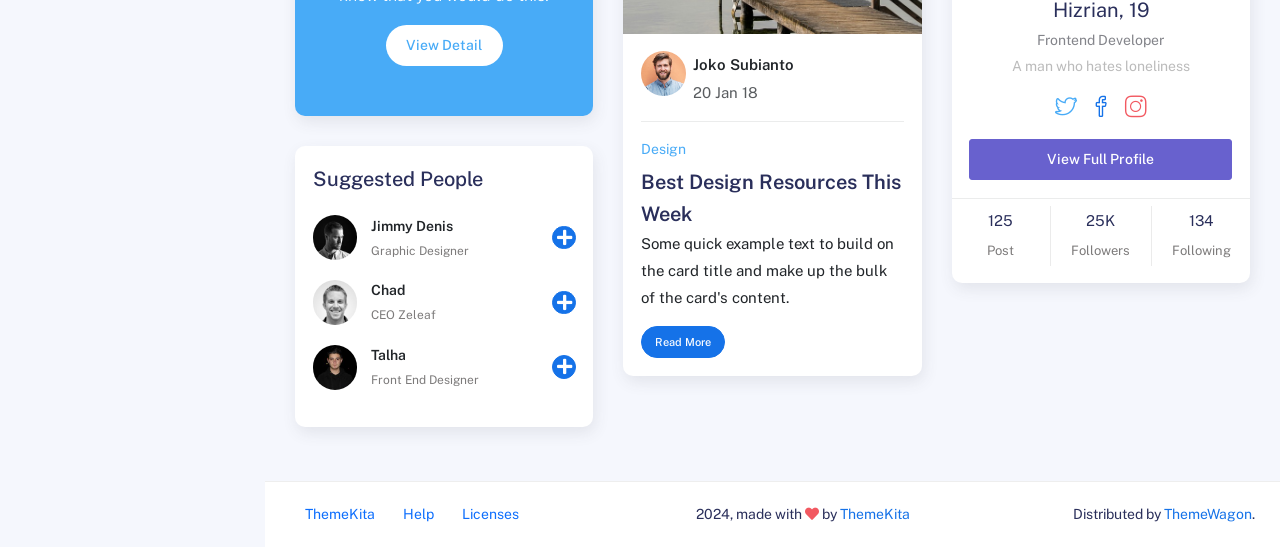
<file: kaiadmin-lite-1.2.0/widgets.html>
<!DOCTYPE html>
<html lang="en">
  <head>
    <meta http-equiv="X-UA-Compatible" content="IE=edge" />
    <title>Widgets - Kaiadmin Bootstrap 5 Admin Dashboard</title>
    <meta
      content="width=device-width, initial-scale=1.0, shrink-to-fit=no"
      name="viewport"
    />
    <link
      rel="icon"
      href="assets/img/kaiadmin/favicon.ico"
      type="image/x-icon"
    />

    <!-- Fonts and icons -->
    <script src="assets/js/plugin/webfont/webfont.min.js"></script>
    <script>
      WebFont.load({
        google: { families: ["Public Sans:300,400,500,600,700"] },
        custom: {
          families: [
            "Font Awesome 5 Solid",
            "Font Awesome 5 Regular",
            "Font Awesome 5 Brands",
            "simple-line-icons",
          ],
          urls: ["assets/css/fonts.min.css"],
        },
        active: function () {
          sessionStorage.fonts = true;
        },
      });
    </script>

    <!-- CSS Files -->
    <link rel="stylesheet" href="assets/css/bootstrap.min.css" />
    <link rel="stylesheet" href="assets/css/plugins.min.css" />
    <link rel="stylesheet" href="assets/css/kaiadmin.min.css" />

    <!-- CSS Just for demo purpose, don't include it in your project -->
    <link rel="stylesheet" href="assets/css/demo.css" />
  </head>
  <body>
    <div class="wrapper">
      <!-- Sidebar -->
      <div class="sidebar" data-background-color="dark">
        <div class="sidebar-logo">
          <!-- Logo Header -->
          <div class="logo-header" data-background-color="dark">
            <a href="index.html" class="logo">
              <img
                src="assets/img/kaiadmin/logo_light.svg"
                alt="navbar brand"
                class="navbar-brand"
                height="20"
              />
            </a>
            <div class="nav-toggle">
              <button class="btn btn-toggle toggle-sidebar">
                <i class="gg-menu-right"></i>
              </button>
              <button class="btn btn-toggle sidenav-toggler">
                <i class="gg-menu-left"></i>
              </button>
            </div>
            <button class="topbar-toggler more">
              <i class="gg-more-vertical-alt"></i>
            </button>
          </div>
          <!-- End Logo Header -->
        </div>
        <div class="sidebar-wrapper scrollbar scrollbar-inner">
          <div class="sidebar-content">
            <ul class="nav nav-secondary">
              <li class="nav-item">
                <a
                  data-bs-toggle="collapse"
                  href="#dashboard"
                  class="collapsed"
                  aria-expanded="false"
                >
                  <i class="fas fa-home"></i>
                  <p>Dashboard</p>
                  <span class="caret"></span>
                </a>
                <div class="collapse" id="dashboard">
                  <ul class="nav nav-collapse">
                    <li>
                      <a href="../demo1/index.html">
                        <span class="sub-item">Dashboard 1</span>
                      </a>
                    </li>
                  </ul>
                </div>
              </li>
              <li class="nav-section">
                <span class="sidebar-mini-icon">
                  <i class="fa fa-ellipsis-h"></i>
                </span>
                <h4 class="text-section">Components</h4>
              </li>
              <li class="nav-item">
                <a data-bs-toggle="collapse" href="#base">
                  <i class="fas fa-layer-group"></i>
                  <p>Base</p>
                  <span class="caret"></span>
                </a>
                <div class="collapse" id="base">
                  <ul class="nav nav-collapse">
                    <li>
                      <a href="components/avatars.html">
                        <span class="sub-item">Avatars</span>
                      </a>
                    </li>
                    <li>
                      <a href="components/buttons.html">
                        <span class="sub-item">Buttons</span>
                      </a>
                    </li>
                    <li>
                      <a href="components/gridsystem.html">
                        <span class="sub-item">Grid System</span>
                      </a>
                    </li>
                    <li>
                      <a href="components/panels.html">
                        <span class="sub-item">Panels</span>
                      </a>
                    </li>
                    <li>
                      <a href="components/notifications.html">
                        <span class="sub-item">Notifications</span>
                      </a>
                    </li>
                    <li>
                      <a href="components/sweetalert.html">
                        <span class="sub-item">Sweet Alert</span>
                      </a>
                    </li>
                    <li>
                      <a href="components/font-awesome-icons.html">
                        <span class="sub-item">Font Awesome Icons</span>
                      </a>
                    </li>
                    <li>
                      <a href="components/simple-line-icons.html">
                        <span class="sub-item">Simple Line Icons</span>
                      </a>
                    </li>
                    <li>
                      <a href="components/typography.html">
                        <span class="sub-item">Typography</span>
                      </a>
                    </li>
                  </ul>
                </div>
              </li>
              <li class="nav-item">
                <a data-bs-toggle="collapse" href="#sidebarLayouts">
                  <i class="fas fa-th-list"></i>
                  <p>Sidebar Layouts</p>
                  <span class="caret"></span>
                </a>
                <div class="collapse" id="sidebarLayouts">
                  <ul class="nav nav-collapse">
                    <li>
                      <a href="sidebar-style-2.html">
                        <span class="sub-item">Sidebar Style 2</span>
                      </a>
                    </li>
                    <li>
                      <a href="icon-menu.html">
                        <span class="sub-item">Icon Menu</span>
                      </a>
                    </li>
                  </ul>
                </div>
              </li>
              <li class="nav-item">
                <a data-bs-toggle="collapse" href="#forms">
                  <i class="fas fa-pen-square"></i>
                  <p>Forms</p>
                  <span class="caret"></span>
                </a>
                <div class="collapse" id="forms">
                  <ul class="nav nav-collapse">
                    <li>
                      <a href="forms/forms.html">
                        <span class="sub-item">Basic Form</span>
                      </a>
                    </li>
                  </ul>
                </div>
              </li>
              <li class="nav-item">
                <a data-bs-toggle="collapse" href="#tables">
                  <i class="fas fa-table"></i>
                  <p>Tables</p>
                  <span class="caret"></span>
                </a>
                <div class="collapse" id="tables">
                  <ul class="nav nav-collapse">
                    <li>
                      <a href="tables/tables.html">
                        <span class="sub-item">Basic Table</span>
                      </a>
                    </li>
                    <li>
                      <a href="tables/datatables.html">
                        <span class="sub-item">Datatables</span>
                      </a>
                    </li>
                  </ul>
                </div>
              </li>
              <li class="nav-item">
                <a data-bs-toggle="collapse" href="#maps">
                  <i class="fas fa-map-marker-alt"></i>
                  <p>Maps</p>
                  <span class="caret"></span>
                </a>
                <div class="collapse" id="maps">
                  <ul class="nav nav-collapse">
                    <li>
                      <a href="maps/googlemaps.html">
                        <span class="sub-item">Google Maps</span>
                      </a>
                    </li>
                    <li>
                      <a href="maps/jsvectormap.html">
                        <span class="sub-item">Jsvectormap</span>
                      </a>
                    </li>
                  </ul>
                </div>
              </li>
              <li class="nav-item">
                <a data-bs-toggle="collapse" href="#charts">
                  <i class="far fa-chart-bar"></i>
                  <p>Charts</p>
                  <span class="caret"></span>
                </a>
                <div class="collapse" id="charts">
                  <ul class="nav nav-collapse">
                    <li>
                      <a href="charts/charts.html">
                        <span class="sub-item">Chart Js</span>
                      </a>
                    </li>
                    <li>
                      <a href="charts/sparkline.html">
                        <span class="sub-item">Sparkline</span>
                      </a>
                    </li>
                  </ul>
                </div>
              </li>
              <li class="nav-item active">
                <a href="widgets.html">
                  <i class="fas fa-desktop"></i>
                  <p>Widgets</p>
                  <span class="badge badge-success">4</span>
                </a>
              </li>
              <li class="nav-item">
                <a href="../../documentation/index.html">
                  <i class="fas fa-file"></i>
                  <p>Documentation</p>
                  <span class="badge badge-secondary">1</span>
                </a>
              </li>
              <li class="nav-item">
                <a data-bs-toggle="collapse" href="#submenu">
                  <i class="fas fa-bars"></i>
                  <p>Menu Levels</p>
                  <span class="caret"></span>
                </a>
                <div class="collapse" id="submenu">
                  <ul class="nav nav-collapse">
                    <li>
                      <a data-bs-toggle="collapse" href="#subnav1">
                        <span class="sub-item">Level 1</span>
                        <span class="caret"></span>
                      </a>
                      <div class="collapse" id="subnav1">
                        <ul class="nav nav-collapse subnav">
                          <li>
                            <a href="#">
                              <span class="sub-item">Level 2</span>
                            </a>
                          </li>
                          <li>
                            <a href="#">
                              <span class="sub-item">Level 2</span>
                            </a>
                          </li>
                        </ul>
                      </div>
                    </li>
                    <li>
                      <a data-bs-toggle="collapse" href="#subnav2">
                        <span class="sub-item">Level 1</span>
                        <span class="caret"></span>
                      </a>
                      <div class="collapse" id="subnav2">
                        <ul class="nav nav-collapse subnav">
                          <li>
                            <a href="#">
                              <span class="sub-item">Level 2</span>
                            </a>
                          </li>
                        </ul>
                      </div>
                    </li>
                    <li>
                      <a href="#">
                        <span class="sub-item">Level 1</span>
                      </a>
                    </li>
                  </ul>
                </div>
              </li>
            </ul>
          </div>
        </div>
      </div>
      <!-- End Sidebar -->

      <div class="main-panel">
        <div class="main-header">
          <div class="main-header-logo">
            <!-- Logo Header -->
            <div class="logo-header" data-background-color="dark">
              <a href="index.html" class="logo">
                <img
                  src="assets/img/kaiadmin/logo_light.svg"
                  alt="navbar brand"
                  class="navbar-brand"
                  height="20"
                />
              </a>
              <div class="nav-toggle">
                <button class="btn btn-toggle toggle-sidebar">
                  <i class="gg-menu-right"></i>
                </button>
                <button class="btn btn-toggle sidenav-toggler">
                  <i class="gg-menu-left"></i>
                </button>
              </div>
              <button class="topbar-toggler more">
                <i class="gg-more-vertical-alt"></i>
              </button>
            </div>
            <!-- End Logo Header -->
          </div>
          <!-- Navbar Header -->
          <nav
            class="navbar navbar-header navbar-header-transparent navbar-expand-lg border-bottom"
          >
            <div class="container-fluid">
              <nav
                class="navbar navbar-header-left navbar-expand-lg navbar-form nav-search p-0 d-none d-lg-flex"
              >
                <div class="input-group">
                  <div class="input-group-prepend">
                    <button type="submit" class="btn btn-search pe-1">
                      <i class="fa fa-search search-icon"></i>
                    </button>
                  </div>
                  <input
                    type="text"
                    placeholder="Search ..."
                    class="form-control"
                  />
                </div>
              </nav>

              <ul class="navbar-nav topbar-nav ms-md-auto align-items-center">
                <li
                  class="nav-item topbar-icon dropdown hidden-caret d-flex d-lg-none"
                >
                  <a
                    class="nav-link dropdown-toggle"
                    data-bs-toggle="dropdown"
                    href="#"
                    role="button"
                    aria-expanded="false"
                    aria-haspopup="true"
                  >
                    <i class="fa fa-search"></i>
                  </a>
                  <ul class="dropdown-menu dropdown-search animated fadeIn">
                    <form class="navbar-left navbar-form nav-search">
                      <div class="input-group">
                        <input
                          type="text"
                          placeholder="Search ..."
                          class="form-control"
                        />
                      </div>
                    </form>
                  </ul>
                </li>
                <li class="nav-item topbar-icon dropdown hidden-caret">
                  <a
                    class="nav-link dropdown-toggle"
                    href="#"
                    id="messageDropdown"
                    role="button"
                    data-bs-toggle="dropdown"
                    aria-haspopup="true"
                    aria-expanded="false"
                  >
                    <i class="fa fa-envelope"></i>
                  </a>
                  <ul
                    class="dropdown-menu messages-notif-box animated fadeIn"
                    aria-labelledby="messageDropdown"
                  >
                    <li>
                      <div
                        class="dropdown-title d-flex justify-content-between align-items-center"
                      >
                        Messages
                        <a href="#" class="small">Mark all as read</a>
                      </div>
                    </li>
                    <li>
                      <div class="message-notif-scroll scrollbar-outer">
                        <div class="notif-center">
                          <a href="#">
                            <div class="notif-img">
                              <img
                                src="assets/img/jm_denis.jpg"
                                alt="Img Profile"
                              />
                            </div>
                            <div class="notif-content">
                              <span class="subject">Jimmy Denis</span>
                              <span class="block"> How are you ? </span>
                              <span class="time">5 minutes ago</span>
                            </div>
                          </a>
                          <a href="#">
                            <div class="notif-img">
                              <img
                                src="assets/img/chadengle.jpg"
                                alt="Img Profile"
                              />
                            </div>
                            <div class="notif-content">
                              <span class="subject">Chad</span>
                              <span class="block"> Ok, Thanks ! </span>
                              <span class="time">12 minutes ago</span>
                            </div>
                          </a>
                          <a href="#">
                            <div class="notif-img">
                              <img
                                src="assets/img/mlane.jpg"
                                alt="Img Profile"
                              />
                            </div>
                            <div class="notif-content">
                              <span class="subject">Jhon Doe</span>
                              <span class="block">
                                Ready for the meeting today...
                              </span>
                              <span class="time">12 minutes ago</span>
                            </div>
                          </a>
                          <a href="#">
                            <div class="notif-img">
                              <img
                                src="assets/img/talha.jpg"
                                alt="Img Profile"
                              />
                            </div>
                            <div class="notif-content">
                              <span class="subject">Talha</span>
                              <span class="block"> Hi, Apa Kabar ? </span>
                              <span class="time">17 minutes ago</span>
                            </div>
                          </a>
                        </div>
                      </div>
                    </li>
                    <li>
                      <a class="see-all" href="javascript:void(0);"
                        >See all messages<i class="fa fa-angle-right"></i>
                      </a>
                    </li>
                  </ul>
                </li>
                <li class="nav-item topbar-icon dropdown hidden-caret">
                  <a
                    class="nav-link dropdown-toggle"
                    href="#"
                    id="notifDropdown"
                    role="button"
                    data-bs-toggle="dropdown"
                    aria-haspopup="true"
                    aria-expanded="false"
                  >
                    <i class="fa fa-bell"></i>
                    <span class="notification">4</span>
                  </a>
                  <ul
                    class="dropdown-menu notif-box animated fadeIn"
                    aria-labelledby="notifDropdown"
                  >
                    <li>
                      <div class="dropdown-title">
                        You have 4 new notification
                      </div>
                    </li>
                    <li>
                      <div class="notif-scroll scrollbar-outer">
                        <div class="notif-center">
                          <a href="#">
                            <div class="notif-icon notif-primary">
                              <i class="fa fa-user-plus"></i>
                            </div>
                            <div class="notif-content">
                              <span class="block"> New user registered </span>
                              <span class="time">5 minutes ago</span>
                            </div>
                          </a>
                          <a href="#">
                            <div class="notif-icon notif-success">
                              <i class="fa fa-comment"></i>
                            </div>
                            <div class="notif-content">
                              <span class="block">
                                Rahmad commented on Admin
                              </span>
                              <span class="time">12 minutes ago</span>
                            </div>
                          </a>
                          <a href="#">
                            <div class="notif-img">
                              <img
                                src="assets/img/profile2.jpg"
                                alt="Img Profile"
                              />
                            </div>
                            <div class="notif-content">
                              <span class="block">
                                Reza send messages to you
                              </span>
                              <span class="time">12 minutes ago</span>
                            </div>
                          </a>
                          <a href="#">
                            <div class="notif-icon notif-danger">
                              <i class="fa fa-heart"></i>
                            </div>
                            <div class="notif-content">
                              <span class="block"> Farrah liked Admin </span>
                              <span class="time">17 minutes ago</span>
                            </div>
                          </a>
                        </div>
                      </div>
                    </li>
                    <li>
                      <a class="see-all" href="javascript:void(0);"
                        >See all notifications<i class="fa fa-angle-right"></i>
                      </a>
                    </li>
                  </ul>
                </li>
                <li class="nav-item topbar-icon dropdown hidden-caret">
                  <a
                    class="nav-link"
                    data-bs-toggle="dropdown"
                    href="#"
                    aria-expanded="false"
                  >
                    <i class="fas fa-layer-group"></i>
                  </a>
                  <div class="dropdown-menu quick-actions animated fadeIn">
                    <div class="quick-actions-header">
                      <span class="title mb-1">Quick Actions</span>
                      <span class="subtitle op-7">Shortcuts</span>
                    </div>
                    <div class="quick-actions-scroll scrollbar-outer">
                      <div class="quick-actions-items">
                        <div class="row m-0">
                          <a class="col-6 col-md-4 p-0" href="#">
                            <div class="quick-actions-item">
                              <div class="avatar-item bg-danger rounded-circle">
                                <i class="far fa-calendar-alt"></i>
                              </div>
                              <span class="text">Calendar</span>
                            </div>
                          </a>
                          <a class="col-6 col-md-4 p-0" href="#">
                            <div class="quick-actions-item">
                              <div
                                class="avatar-item bg-warning rounded-circle"
                              >
                                <i class="fas fa-map"></i>
                              </div>
                              <span class="text">Maps</span>
                            </div>
                          </a>
                          <a class="col-6 col-md-4 p-0" href="#">
                            <div class="quick-actions-item">
                              <div class="avatar-item bg-info rounded-circle">
                                <i class="fas fa-file-excel"></i>
                              </div>
                              <span class="text">Reports</span>
                            </div>
                          </a>
                          <a class="col-6 col-md-4 p-0" href="#">
                            <div class="quick-actions-item">
                              <div
                                class="avatar-item bg-success rounded-circle"
                              >
                                <i class="fas fa-envelope"></i>
                              </div>
                              <span class="text">Emails</span>
                            </div>
                          </a>
                          <a class="col-6 col-md-4 p-0" href="#">
                            <div class="quick-actions-item">
                              <div
                                class="avatar-item bg-primary rounded-circle"
                              >
                                <i class="fas fa-file-invoice-dollar"></i>
                              </div>
                              <span class="text">Invoice</span>
                            </div>
                          </a>
                          <a class="col-6 col-md-4 p-0" href="#">
                            <div class="quick-actions-item">
                              <div
                                class="avatar-item bg-secondary rounded-circle"
                              >
                                <i class="fas fa-credit-card"></i>
                              </div>
                              <span class="text">Payments</span>
                            </div>
                          </a>
                        </div>
                      </div>
                    </div>
                  </div>
                </li>

                <li class="nav-item topbar-user dropdown hidden-caret">
                  <a
                    class="dropdown-toggle profile-pic"
                    data-bs-toggle="dropdown"
                    href="#"
                    aria-expanded="false"
                  >
                    <div class="avatar-sm">
                      <img
                        src="assets/img/profile.jpg"
                        alt="..."
                        class="avatar-img rounded-circle"
                      />
                    </div>
                    <span class="profile-username">
                      <span class="op-7">Hi,</span>
                      <span class="fw-bold">Hizrian</span>
                    </span>
                  </a>
                  <ul class="dropdown-menu dropdown-user animated fadeIn">
                    <div class="dropdown-user-scroll scrollbar-outer">
                      <li>
                        <div class="user-box">
                          <div class="avatar-lg">
                            <img
                              src="assets/img/profile.jpg"
                              alt="image profile"
                              class="avatar-img rounded"
                            />
                          </div>
                          <div class="u-text">
                            <h4>Hizrian</h4>
                            <p class="text-muted">hello@example.com</p>
                            <a
                              href="profile.html"
                              class="btn btn-xs btn-secondary btn-sm"
                              >View Profile</a
                            >
                          </div>
                        </div>
                      </li>
                      <li>
                        <div class="dropdown-divider"></div>
                        <a class="dropdown-item" href="#">My Profile</a>
                        <a class="dropdown-item" href="#">My Balance</a>
                        <a class="dropdown-item" href="#">Inbox</a>
                        <div class="dropdown-divider"></div>
                        <a class="dropdown-item" href="#">Account Setting</a>
                        <div class="dropdown-divider"></div>
                        <a class="dropdown-item" href="#">Logout</a>
                      </li>
                    </div>
                  </ul>
                </li>
              </ul>
            </div>
          </nav>
          <!-- End Navbar -->
        </div>

        <div class="container">
          <div class="page-inner">
            <!-- Card -->
            <h3 class="fw-bold mb-3">Card</h3>
            <div class="row">
              <div class="col-sm-6 col-md-3">
                <div class="card card-stats card-primary card-round">
                  <div class="card-body">
                    <div class="row">
                      <div class="col-5">
                        <div class="icon-big text-center">
                          <i class="fas fa-users"></i>
                        </div>
                      </div>
                      <div class="col-7 col-stats">
                        <div class="numbers">
                          <p class="card-category">Visitors</p>
                          <h4 class="card-title">1,294</h4>
                        </div>
                      </div>
                    </div>
                  </div>
                </div>
              </div>
              <div class="col-sm-6 col-md-3">
                <div class="card card-stats card-info card-round">
                  <div class="card-body">
                    <div class="row">
                      <div class="col-5">
                        <div class="icon-big text-center">
                          <i class="fas fa-user-check"></i>
                        </div>
                      </div>
                      <div class="col-7 col-stats">
                        <div class="numbers">
                          <p class="card-category">Subscribers</p>
                          <h4 class="card-title">1303</h4>
                        </div>
                      </div>
                    </div>
                  </div>
                </div>
              </div>
              <div class="col-sm-6 col-md-3">
                <div class="card card-stats card-success card-round">
                  <div class="card-body">
                    <div class="row">
                      <div class="col-5">
                        <div class="icon-big text-center">
                          <i class="fas fa-chart-pie"></i>
                        </div>
                      </div>
                      <div class="col-7 col-stats">
                        <div class="numbers">
                          <p class="card-category">Sales</p>
                          <h4 class="card-title">$ 1,345</h4>
                        </div>
                      </div>
                    </div>
                  </div>
                </div>
              </div>
              <div class="col-sm-6 col-md-3">
                <div class="card card-stats card-secondary card-round">
                  <div class="card-body">
                    <div class="row">
                      <div class="col-5">
                        <div class="icon-big text-center">
                          <i class="far fa-check-circle"></i>
                        </div>
                      </div>
                      <div class="col-7 col-stats">
                        <div class="numbers">
                          <p class="card-category">Order</p>
                          <h4 class="card-title">576</h4>
                        </div>
                      </div>
                    </div>
                  </div>
                </div>
              </div>
            </div>
            <!-- Card With Icon States Color -->
            <div class="row">
              <div class="col-sm-6 col-md-3">
                <div class="card card-stats card-round">
                  <div class="card-body">
                    <div class="row">
                      <div class="col-5">
                        <div class="icon-big text-center">
                          <i class="icon-pie-chart text-warning"></i>
                        </div>
                      </div>
                      <div class="col-7 col-stats">
                        <div class="numbers">
                          <p class="card-category">Number</p>
                          <h4 class="card-title">150GB</h4>
                        </div>
                      </div>
                    </div>
                  </div>
                </div>
              </div>
              <div class="col-sm-6 col-md-3">
                <div class="card card-stats card-round">
                  <div class="card-body">
                    <div class="row">
                      <div class="col-5">
                        <div class="icon-big text-center">
                          <i class="icon-wallet text-success"></i>
                        </div>
                      </div>
                      <div class="col-7 col-stats">
                        <div class="numbers">
                          <p class="card-category">Revenue</p>
                          <h4 class="card-title">$ 1,345</h4>
                        </div>
                      </div>
                    </div>
                  </div>
                </div>
              </div>
              <div class="col-sm-6 col-md-3">
                <div class="card card-stats card-round">
                  <div class="card-body">
                    <div class="row">
                      <div class="col-5">
                        <div class="icon-big text-center">
                          <i class="icon-close text-danger"></i>
                        </div>
                      </div>
                      <div class="col-7 col-stats">
                        <div class="numbers">
                          <p class="card-category">Errors</p>
                          <h4 class="card-title">23</h4>
                        </div>
                      </div>
                    </div>
                  </div>
                </div>
              </div>
              <div class="col-sm-6 col-md-3">
                <div class="card card-stats card-round">
                  <div class="card-body">
                    <div class="row">
                      <div class="col-5">
                        <div class="icon-big text-center">
                          <i class="icon-social-twitter text-primary"></i>
                        </div>
                      </div>
                      <div class="col-7 col-stats">
                        <div class="numbers">
                          <p class="card-category">Followers</p>
                          <h4 class="card-title">+45K</h4>
                        </div>
                      </div>
                    </div>
                  </div>
                </div>
              </div>
            </div>
            <!-- Card With Icon States Background -->
            <div class="row">
              <div class="col-sm-6 col-md-3">
                <div class="card card-stats card-round">
                  <div class="card-body">
                    <div class="row align-items-center">
                      <div class="col-icon">
                        <div
                          class="icon-big text-center icon-primary bubble-shadow-small"
                        >
                          <i class="fas fa-users"></i>
                        </div>
                      </div>
                      <div class="col col-stats ms-3 ms-sm-0">
                        <div class="numbers">
                          <p class="card-category">Visitors</p>
                          <h4 class="card-title">1,294</h4>
                        </div>
                      </div>
                    </div>
                  </div>
                </div>
              </div>
              <div class="col-sm-6 col-md-3">
                <div class="card card-stats card-round">
                  <div class="card-body">
                    <div class="row align-items-center">
                      <div class="col-icon">
                        <div
                          class="icon-big text-center icon-info bubble-shadow-small"
                        >
                          <i class="fas fa-user-check"></i>
                        </div>
                      </div>
                      <div class="col col-stats ms-3 ms-sm-0">
                        <div class="numbers">
                          <p class="card-category">Subscribers</p>
                          <h4 class="card-title">1303</h4>
                        </div>
                      </div>
                    </div>
                  </div>
                </div>
              </div>
              <div class="col-sm-6 col-md-3">
                <div class="card card-stats card-round">
                  <div class="card-body">
                    <div class="row align-items-center">
                      <div class="col-icon">
                        <div
                          class="icon-big text-center icon-success bubble-shadow-small"
                        >
                          <i class="fas fa-luggage-cart"></i>
                        </div>
                      </div>
                      <div class="col col-stats ms-3 ms-sm-0">
                        <div class="numbers">
                          <p class="card-category">Sales</p>
                          <h4 class="card-title">$ 1,345</h4>
                        </div>
                      </div>
                    </div>
                  </div>
                </div>
              </div>
              <div class="col-sm-6 col-md-3">
                <div class="card card-stats card-round">
                  <div class="card-body">
                    <div class="row align-items-center">
                      <div class="col-icon">
                        <div
                          class="icon-big text-center icon-secondary bubble-shadow-small"
                        >
                          <i class="far fa-check-circle"></i>
                        </div>
                      </div>
                      <div class="col col-stats ms-3 ms-sm-0">
                        <div class="numbers">
                          <p class="card-category">Order</p>
                          <h4 class="card-title">576</h4>
                        </div>
                      </div>
                    </div>
                  </div>
                </div>
              </div>
            </div>
            <!-- Row Card No Padding -->
            <div class="row row-card-no-pd">
              <div class="col-sm-6 col-md-3">
                <div class="card card-stats card-round">
                  <div class="card-body">
                    <div class="row">
                      <div class="col-5">
                        <div class="icon-big text-center">
                          <i class="icon-pie-chart text-warning"></i>
                        </div>
                      </div>
                      <div class="col-7 col-stats">
                        <div class="numbers">
                          <p class="card-category">Number</p>
                          <h4 class="card-title">150GB</h4>
                        </div>
                      </div>
                    </div>
                  </div>
                </div>
              </div>
              <div class="col-sm-6 col-md-3">
                <div class="card card-stats card-round">
                  <div class="card-body">
                    <div class="row">
                      <div class="col-5">
                        <div class="icon-big text-center">
                          <i class="icon-wallet text-success"></i>
                        </div>
                      </div>
                      <div class="col-7 col-stats">
                        <div class="numbers">
                          <p class="card-category">Revenue</p>
                          <h4 class="card-title">$ 1,345</h4>
                        </div>
                      </div>
                    </div>
                  </div>
                </div>
              </div>
              <div class="col-sm-6 col-md-3">
                <div class="card card-stats card-round">
                  <div class="card-body">
                    <div class="row">
                      <div class="col-5">
                        <div class="icon-big text-center">
                          <i class="icon-close text-danger"></i>
                        </div>
                      </div>
                      <div class="col-7 col-stats">
                        <div class="numbers">
                          <p class="card-category">Errors</p>
                          <h4 class="card-title">23</h4>
                        </div>
                      </div>
                    </div>
                  </div>
                </div>
              </div>
              <div class="col-sm-6 col-md-3">
                <div class="card card-stats card-round">
                  <div class="card-body">
                    <div class="row">
                      <div class="col-5">
                        <div class="icon-big text-center">
                          <i class="icon-social-twitter text-primary"></i>
                        </div>
                      </div>
                      <div class="col-7 col-stats">
                        <div class="numbers">
                          <p class="card-category">Followers</p>
                          <h4 class="card-title">+45K</h4>
                        </div>
                      </div>
                    </div>
                  </div>
                </div>
              </div>
            </div>

            <div class="row">
              <div class="col-md-4">
                <div class="card card-secondary">
                  <div class="card-body skew-shadow">
                    <h1>3,072</h1>
                    <h5 class="op-8">Total conversations</h5>
                    <div class="pull-right">
                      <h3 class="fw-bold op-8">88%</h3>
                    </div>
                  </div>
                </div>
              </div>
              <div class="col-md-4">
                <div class="card card-secondary bg-secondary-gradient">
                  <div class="card-body bubble-shadow">
                    <h1>188</h1>
                    <h5 class="op-8">Total Sales</h5>
                    <div class="pull-right">
                      <h3 class="fw-bold op-8">25%</h3>
                    </div>
                  </div>
                </div>
              </div>
              <div class="col-md-4">
                <div class="card card-secondary bg-secondary-gradient">
                  <div class="card-body curves-shadow">
                    <h1>12</h1>
                    <h5 class="op-8">New Users</h5>
                    <div class="pull-right">
                      <h3 class="fw-bold op-8">70%</h3>
                    </div>
                  </div>
                </div>
              </div>
            </div>

            <div class="row">
              <div class="col-md-4">
                <div class="card card-secondary bg-secondary-gradient">
                  <div class="card-body skew-shadow">
                    <img
                      src="assets/img/visa.svg"
                      height="12.5"
                      alt="Visa Logo"
                    />
                    <h2 class="py-4 mb-0">1234 **** **** 5678</h2>
                    <div class="row">
                      <div class="col-8 pe-0">
                        <h3 class="fw-bold mb-1">Sultan Ghani</h3>
                        <div class="text-small text-uppercase fw-bold op-8">
                          Card Holder
                        </div>
                      </div>
                      <div class="col-4 ps-0 text-end">
                        <h3 class="fw-bold mb-1">4/26</h3>
                        <div class="text-small text-uppercase fw-bold op-8">
                          Expired
                        </div>
                      </div>
                    </div>
                  </div>
                </div>
              </div>
              <div class="col-md-4">
                <div class="card card-secondary bg-secondary-gradient">
                  <div class="card-body bubble-shadow">
                    <img
                      src="assets/img/visa.svg"
                      height="12.5"
                      alt="Visa Logo"
                    />
                    <h2 class="py-4 mb-0">1234 **** **** 5678</h2>
                    <div class="row">
                      <div class="col-8 pe-0">
                        <h3 class="fw-bold mb-1">Sultan Ghani</h3>
                        <div class="text-small text-uppercase fw-bold op-8">
                          Card Holder
                        </div>
                      </div>
                      <div class="col-4 ps-0 text-end">
                        <h3 class="fw-bold mb-1">4/26</h3>
                        <div class="text-small text-uppercase fw-bold op-8">
                          Expired
                        </div>
                      </div>
                    </div>
                  </div>
                </div>
              </div>
              <div class="col-md-4">
                <div class="card card-secondary bg-secondary-gradient">
                  <div class="card-body curves-shadow">
                    <img
                      src="assets/img/visa.svg"
                      height="12.5"
                      alt="Visa Logo"
                    />
                    <h2 class="py-4 mb-0">1234 **** **** 5678</h2>
                    <div class="row">
                      <div class="col-8 pe-0">
                        <h3 class="fw-bold mb-1">Sultan Ghani</h3>
                        <div class="text-small text-uppercase fw-bold op-8">
                          Card Holder
                        </div>
                      </div>
                      <div class="col-4 ps-0 text-end">
                        <h3 class="fw-bold mb-1">4/26</h3>
                        <div class="text-small text-uppercase fw-bold op-8">
                          Expired
                        </div>
                      </div>
                    </div>
                  </div>
                </div>
              </div>
            </div>

            <div class="row">
              <div class="col-md-4">
                <div class="card">
                  <div class="card-body pb-0">
                    <div class="h1 fw-bold float-end text-primary">+5%</div>
                    <h2 class="mb-2">17</h2>
                    <p class="text-muted">Users online</p>
                    <div class="pull-in sparkline-fix">
                      <div id="lineChart"></div>
                    </div>
                  </div>
                </div>
              </div>
              <div class="col-md-4">
                <div class="card">
                  <div class="card-body pb-0">
                    <div class="h1 fw-bold float-end text-danger">-3%</div>
                    <h2 class="mb-2">27</h2>
                    <p class="text-muted">New Users</p>
                    <div class="pull-in sparkline-fix">
                      <div id="lineChart2"></div>
                    </div>
                  </div>
                </div>
              </div>
              <div class="col-md-4">
                <div class="card">
                  <div class="card-body pb-0">
                    <div class="h1 fw-bold float-end text-warning">+7%</div>
                    <h2 class="mb-2">213</h2>
                    <p class="text-muted">Transactions</p>
                    <div class="pull-in sparkline-fix">
                      <div id="lineChart3"></div>
                    </div>
                  </div>
                </div>
              </div>
            </div>

            <div class="row">
              <div class="col-md-4">
                <div class="card card-primary bg-primary-gradient">
                  <div class="card-body pb-0">
                    <div class="h1 fw-bold float-end">+5%</div>
                    <h2 class="mb-2">17</h2>
                    <p>Users online</p>
                    <div class="pull-in sparkline-fix chart-as-background">
                      <div id="lineChart4"></div>
                    </div>
                  </div>
                </div>
              </div>
              <div class="col-md-4">
                <div class="card card-black">
                  <div class="card-body pb-0">
                    <div class="h1 fw-bold float-end">-3%</div>
                    <h2 class="mb-2">27</h2>
                    <p>New Users</p>
                    <div class="pull-in sparkline-fix chart-as-background">
                      <div id="lineChart5"></div>
                    </div>
                  </div>
                </div>
              </div>
              <div class="col-md-4">
                <div class="card card-success bg-success2">
                  <div class="card-body pb-0">
                    <div class="h1 fw-bold float-end">+7%</div>
                    <h2 class="mb-2">213</h2>
                    <p>Transactions</p>
                    <div class="pull-in sparkline-fix chart-as-background">
                      <div id="lineChart6"></div>
                    </div>
                  </div>
                </div>
              </div>
            </div>

            <div class="row">
              <div class="col-12 col-sm-6 col-md-6 col-xl-3">
                <div class="card">
                  <div class="card-body">
                    <div class="d-flex justify-content-between">
                      <div>
                        <h5><b>Todays Income</b></h5>
                        <p class="text-muted">All Customs Value</p>
                      </div>
                      <h3 class="text-info fw-bold">$170</h3>
                    </div>
                    <div class="progress progress-sm">
                      <div
                        class="progress-bar bg-info w-75"
                        role="progressbar"
                        aria-valuenow="75"
                        aria-valuemin="0"
                        aria-valuemax="100"
                      ></div>
                    </div>
                    <div class="d-flex justify-content-between mt-2">
                      <p class="text-muted mb-0">Change</p>
                      <p class="text-muted mb-0">75%</p>
                    </div>
                  </div>
                </div>
              </div>
              <div class="col-12 col-sm-6 col-md-6 col-xl-3">
                <div class="card">
                  <div class="card-body">
                    <div class="d-flex justify-content-between">
                      <div>
                        <h5><b>Total Revenue</b></h5>
                        <p class="text-muted">All Customs Value</p>
                      </div>
                      <h3 class="text-success fw-bold">$120</h3>
                    </div>
                    <div class="progress progress-sm">
                      <div
                        class="progress-bar bg-success w-25"
                        role="progressbar"
                        aria-valuenow="25"
                        aria-valuemin="0"
                        aria-valuemax="100"
                      ></div>
                    </div>
                    <div class="d-flex justify-content-between mt-2">
                      <p class="text-muted mb-0">Change</p>
                      <p class="text-muted mb-0">25%</p>
                    </div>
                  </div>
                </div>
              </div>
              <div class="col-12 col-sm-6 col-md-6 col-xl-3">
                <div class="card">
                  <div class="card-body">
                    <div class="d-flex justify-content-between">
                      <div>
                        <h5><b>New Orders</b></h5>
                        <p class="text-muted">Fresh Order Amount</p>
                      </div>
                      <h3 class="text-danger fw-bold">15</h3>
                    </div>
                    <div class="progress progress-sm">
                      <div
                        class="progress-bar bg-danger w-50"
                        role="progressbar"
                        aria-valuenow="50"
                        aria-valuemin="0"
                        aria-valuemax="100"
                      ></div>
                    </div>
                    <div class="d-flex justify-content-between mt-2">
                      <p class="text-muted mb-0">Change</p>
                      <p class="text-muted mb-0">50%</p>
                    </div>
                  </div>
                </div>
              </div>
              <div class="col-12 col-sm-6 col-md-6 col-xl-3">
                <div class="card">
                  <div class="card-body">
                    <div class="d-flex justify-content-between">
                      <div>
                        <h5><b>New Users</b></h5>
                        <p class="text-muted">Joined New User</p>
                      </div>
                      <h3 class="text-secondary fw-bold">12</h3>
                    </div>
                    <div class="progress progress-sm">
                      <div
                        class="progress-bar bg-secondary w-25"
                        role="progressbar"
                        aria-valuenow="25"
                        aria-valuemin="0"
                        aria-valuemax="100"
                      ></div>
                    </div>
                    <div class="d-flex justify-content-between mt-2">
                      <p class="text-muted mb-0">Change</p>
                      <p class="text-muted mb-0">25%</p>
                    </div>
                  </div>
                </div>
              </div>
            </div>

            <div class="row row-card-no-pd mt--2">
              <div class="col-12 col-sm-6 col-md-6 col-xl-3">
                <div class="card">
                  <div class="card-body">
                    <div class="d-flex justify-content-between">
                      <div>
                        <h5><b>Todays Income</b></h5>
                        <p class="text-muted">All Customs Value</p>
                      </div>
                      <h3 class="text-info fw-bold">$170</h3>
                    </div>
                    <div class="progress progress-sm">
                      <div
                        class="progress-bar bg-info w-75"
                        role="progressbar"
                        aria-valuenow="75"
                        aria-valuemin="0"
                        aria-valuemax="100"
                      ></div>
                    </div>
                    <div class="d-flex justify-content-between mt-2">
                      <p class="text-muted mb-0">Change</p>
                      <p class="text-muted mb-0">75%</p>
                    </div>
                  </div>
                </div>
              </div>
              <div class="col-12 col-sm-6 col-md-6 col-xl-3">
                <div class="card">
                  <div class="card-body">
                    <div class="d-flex justify-content-between">
                      <div>
                        <h5><b>Total Revenue</b></h5>
                        <p class="text-muted">All Customs Value</p>
                      </div>
                      <h3 class="text-success fw-bold">$120</h3>
                    </div>
                    <div class="progress progress-sm">
                      <div
                        class="progress-bar bg-success w-25"
                        role="progressbar"
                        aria-valuenow="25"
                        aria-valuemin="0"
                        aria-valuemax="100"
                      ></div>
                    </div>
                    <div class="d-flex justify-content-between mt-2">
                      <p class="text-muted mb-0">Change</p>
                      <p class="text-muted mb-0">25%</p>
                    </div>
                  </div>
                </div>
              </div>
              <div class="col-12 col-sm-6 col-md-6 col-xl-3">
                <div class="card">
                  <div class="card-body">
                    <div class="d-flex justify-content-between">
                      <div>
                        <h5><b>New Orders</b></h5>
                        <p class="text-muted">Fresh Order Amount</p>
                      </div>
                      <h3 class="text-danger fw-bold">15</h3>
                    </div>
                    <div class="progress progress-sm">
                      <div
                        class="progress-bar bg-danger w-50"
                        role="progressbar"
                        aria-valuenow="50"
                        aria-valuemin="0"
                        aria-valuemax="100"
                      ></div>
                    </div>
                    <div class="d-flex justify-content-between mt-2">
                      <p class="text-muted mb-0">Change</p>
                      <p class="text-muted mb-0">50%</p>
                    </div>
                  </div>
                </div>
              </div>
              <div class="col-12 col-sm-6 col-md-6 col-xl-3">
                <div class="card">
                  <div class="card-body">
                    <div class="d-flex justify-content-between">
                      <div>
                        <h5><b>New Users</b></h5>
                        <p class="text-muted">Joined New User</p>
                      </div>
                      <h3 class="text-secondary fw-bold">12</h3>
                    </div>
                    <div class="progress progress-sm">
                      <div
                        class="progress-bar bg-secondary w-25"
                        role="progressbar"
                        aria-valuenow="25"
                        aria-valuemin="0"
                        aria-valuemax="100"
                      ></div>
                    </div>
                    <div class="d-flex justify-content-between mt-2">
                      <p class="text-muted mb-0">Change</p>
                      <p class="text-muted mb-0">25%</p>
                    </div>
                  </div>
                </div>
              </div>
            </div>

            <div class="row">
              <div class="col-6 col-sm-4 col-lg-2">
                <div class="card">
                  <div class="card-body p-3 text-center">
                    <div class="text-end text-success">
                      6%
                      <i class="fa fa-chevron-up"></i>
                    </div>
                    <div class="h1 m-0">43</div>
                    <div class="text-muted mb-3">New Tickets</div>
                  </div>
                </div>
              </div>
              <div class="col-6 col-sm-4 col-lg-2">
                <div class="card">
                  <div class="card-body p-3 text-center">
                    <div class="text-end text-danger">
                      -3%
                      <i class="fa fa-chevron-down"></i>
                    </div>
                    <div class="h1 m-0">17</div>
                    <div class="text-muted mb-3">Closed Today</div>
                  </div>
                </div>
              </div>
              <div class="col-6 col-sm-4 col-lg-2">
                <div class="card">
                  <div class="card-body p-3 text-center">
                    <div class="text-end text-success">
                      9%
                      <i class="fa fa-chevron-up"></i>
                    </div>
                    <div class="h1 m-0">7</div>
                    <div class="text-muted mb-3">New Replies</div>
                  </div>
                </div>
              </div>
              <div class="col-6 col-sm-4 col-lg-2">
                <div class="card">
                  <div class="card-body p-3 text-center">
                    <div class="text-end text-success">
                      3%
                      <i class="fa fa-chevron-up"></i>
                    </div>
                    <div class="h1 m-0">27.3K</div>
                    <div class="text-muted mb-3">Followers</div>
                  </div>
                </div>
              </div>
              <div class="col-6 col-sm-4 col-lg-2">
                <div class="card">
                  <div class="card-body p-3 text-center">
                    <div class="text-end text-danger">
                      -2%
                      <i class="fa fa-chevron-down"></i>
                    </div>
                    <div class="h1 m-0">$95</div>
                    <div class="text-muted mb-3">Daily Earnings</div>
                  </div>
                </div>
              </div>
              <div class="col-6 col-sm-4 col-lg-2">
                <div class="card">
                  <div class="card-body p-3 text-center">
                    <div class="text-end text-danger">
                      -1%
                      <i class="fa fa-chevron-down"></i>
                    </div>
                    <div class="h1 m-0">621</div>
                    <div class="text-muted mb-3">Products</div>
                  </div>
                </div>
              </div>
            </div>

            <div class="row">
              <div class="col-sm-6 col-lg-3">
                <div class="card p-3">
                  <div class="d-flex align-items-center">
                    <span class="stamp stamp-md bg-secondary me-3">
                      <i class="fa fa-dollar-sign"></i>
                    </span>
                    <div>
                      <h5 class="mb-1">
                        <b
                          ><a href="#">132 <small>Sales</small></a></b
                        >
                      </h5>
                      <small class="text-muted">12 waiting payments</small>
                    </div>
                  </div>
                </div>
              </div>
              <div class="col-sm-6 col-lg-3">
                <div class="card p-3">
                  <div class="d-flex align-items-center">
                    <span class="stamp stamp-md bg-success me-3">
                      <i class="fa fa-shopping-cart"></i>
                    </span>
                    <div>
                      <h5 class="mb-1">
                        <b
                          ><a href="#">78 <small>Orders</small></a></b
                        >
                      </h5>
                      <small class="text-muted">32 shipped</small>
                    </div>
                  </div>
                </div>
              </div>
              <div class="col-sm-6 col-lg-3">
                <div class="card p-3">
                  <div class="d-flex align-items-center">
                    <span class="stamp stamp-md bg-danger me-3">
                      <i class="fa fa-users"></i>
                    </span>
                    <div>
                      <h5 class="mb-1">
                        <b
                          ><a href="#">1,352 <small>Members</small></a></b
                        >
                      </h5>
                      <small class="text-muted">163 registered today</small>
                    </div>
                  </div>
                </div>
              </div>
              <div class="col-sm-6 col-lg-3">
                <div class="card p-3">
                  <div class="d-flex align-items-center">
                    <span class="stamp stamp-md bg-warning me-3">
                      <i class="fa fa-comment-alt"></i>
                    </span>
                    <div>
                      <h5 class="mb-1">
                        <b
                          ><a href="#">132 <small>Comments</small></a></b
                        >
                      </h5>
                      <small class="text-muted">16 waiting</small>
                    </div>
                  </div>
                </div>
              </div>
            </div>

            <!-- TimeLine -->
            <h3 class="fw-bold mb-3">Timeline</h3>
            <div class="row">
              <div class="col-md-12">
                <ul class="timeline">
                  <li>
                    <div class="timeline-badge">
                      <i class="far fa-paper-plane"></i>
                    </div>
                    <div class="timeline-panel">
                      <div class="timeline-heading">
                        <h4 class="timeline-title">Mussum ipsum cacilds</h4>
                        <p>
                          <small class="text-muted"
                            ><i class="far fa-paper-plane"></i> 11 hours ago via
                            Twitter</small
                          >
                        </p>
                      </div>
                      <div class="timeline-body">
                        <p>
                          Far far away, behind the word mountains, far from the
                          countries Vokalia and Consonantia, there live the
                          blind texts.
                        </p>
                      </div>
                    </div>
                  </li>
                  <li class="timeline-inverted">
                    <div class="timeline-badge warning">
                      <i class="far fa-bell"></i>
                    </div>
                    <div class="timeline-panel">
                      <div class="timeline-heading">
                        <h4 class="timeline-title">Mussum ipsum cacilds</h4>
                      </div>
                      <div class="timeline-body">
                        <p>
                          Far far away, behind the word mountains, far from the
                          countries Vokalia and Consonantia, there live the
                          blind texts.
                        </p>
                      </div>
                    </div>
                  </li>
                  <li>
                    <div class="timeline-badge danger">
                      <i class="icon-close"></i>
                    </div>
                    <div class="timeline-panel">
                      <div class="timeline-heading">
                        <h4 class="timeline-title">Mussum ipsum cacilds</h4>
                      </div>
                      <div class="timeline-body">
                        <p>
                          Far far away, behind the word mountains, far from the
                          countries Vokalia and Consonantia, there live the
                          blind texts.
                        </p>
                      </div>
                    </div>
                  </li>
                  <li class="timeline-inverted">
                    <div class="timeline-panel">
                      <div class="timeline-heading">
                        <h4 class="timeline-title">Mussum ipsum cacilds</h4>
                      </div>
                      <div class="timeline-body">
                        <p>
                          Far far away, behind the word mountains, far from the
                          countries Vokalia and Consonantia, there live the
                          blind texts.
                        </p>
                      </div>
                    </div>
                  </li>
                  <li>
                    <div class="timeline-badge info">
                      <i class="icon-tag"></i>
                    </div>
                    <div class="timeline-panel">
                      <div class="timeline-heading">
                        <h4 class="timeline-title">Mussum ipsum cacilds</h4>
                      </div>
                      <div class="timeline-body">
                        <p>
                          Far far away, behind the word mountains, far from the
                          countries Vokalia and Consonantia, there live the
                          blind texts.
                        </p>
                        <hr />
                        <div class="btn-group dropdown">
                          <button
                            type="button"
                            class="btn btn-primary btn-sm dropdown-toggle"
                            data-bs-toggle="dropdown"
                          >
                            <span class="btn-label">
                              <i class="fa fa-cog"></i>
                            </span>
                          </button>
                          <ul class="dropdown-menu" role="menu">
                            <li>
                              <a class="dropdown-item" href="#">Action</a>
                              <a class="dropdown-item" href="#"
                                >Another action</a
                              >
                              <div class="dropdown-divider"></div>
                              <a class="dropdown-item" href="#"
                                >Something else here</a
                              >
                            </li>
                          </ul>
                        </div>
                      </div>
                    </div>
                  </li>
                  <li>
                    <div class="timeline-panel">
                      <div class="timeline-heading">
                        <h4 class="timeline-title">Mussum ipsum cacilds</h4>
                      </div>
                      <div class="timeline-body">
                        <p>
                          Far far away, behind the word mountains, far from the
                          countries Vokalia and Consonantia, there live the
                          blind texts.
                        </p>
                      </div>
                    </div>
                  </li>
                  <li class="timeline-inverted">
                    <div class="timeline-badge success">
                      <i class="icon-credit-card"></i>
                    </div>
                    <div class="timeline-panel">
                      <div class="timeline-heading">
                        <h4 class="timeline-title">Mussum ipsum cacilds</h4>
                      </div>
                      <div class="timeline-body">
                        <p>
                          Far far away, behind the word mountains, far from the
                          countries Vokalia and Consonantia, there live the
                          blind texts.
                        </p>
                      </div>
                    </div>
                  </li>
                </ul>
              </div>
            </div>

            <!-- Pricing -->
            <h3 class="fw-bold mb-3">Pricing</h3>
            <div class="row justify-content-center align-items-center mb-1">
              <div class="col-md-3 ps-md-0">
                <div class="card card-pricing">
                  <div class="card-header">
                    <h4 class="card-title">Basic</h4>
                    <div class="card-price">
                      <span class="price">$25</span>
                      <span class="text">/mo</span>
                    </div>
                  </div>
                  <div class="card-body">
                    <ul class="specification-list">
                      <li>
                        <span class="name-specification">Customizer</span>
                        <span class="status-specification">14 days trial</span>
                      </li>
                      <li>
                        <span class="name-specification">Chat History</span>
                        <span class="status-specification">No</span>
                      </li>
                      <li>
                        <span class="name-specification">Statistics</span>
                        <span class="status-specification">14 days trial</span>
                      </li>
                      <li>
                        <span class="name-specification">Support</span>
                        <span class="status-specification">Yes</span>
                      </li>
                      <li>
                        <span class="name-specification">Live Support</span>
                        <span class="status-specification">No</span>
                      </li>
                    </ul>
                  </div>
                  <div class="card-footer">
                    <button class="btn btn-primary w-100">
                      <b>Get Started</b>
                    </button>
                  </div>
                </div>
              </div>
              <div class="col-md-3 ps-md-0 pe-md-0">
                <div class="card card-pricing card-pricing-focus card-primary">
                  <div class="card-header">
                    <h4 class="card-title">Professional</h4>
                    <div class="card-price">
                      <span class="price">$35</span>
                      <span class="text">/mo</span>
                    </div>
                  </div>
                  <div class="card-body">
                    <ul class="specification-list">
                      <li>
                        <span class="name-specification">Customizer</span>
                        <span class="status-specification">Yes</span>
                      </li>
                      <li>
                        <span class="name-specification">Chat History</span>
                        <span class="status-specification">3 Month</span>
                      </li>
                      <li>
                        <span class="name-specification">Statistics</span>
                        <span class="status-specification">3 Month</span>
                      </li>
                      <li>
                        <span class="name-specification">Support</span>
                        <span class="status-specification">Yes</span>
                      </li>
                      <li>
                        <span class="name-specification">Live Support</span>
                        <span class="status-specification">Yes</span>
                      </li>
                    </ul>
                  </div>
                  <div class="card-footer">
                    <button class="btn btn-light w-100">
                      <b>Get Started</b>
                    </button>
                  </div>
                </div>
              </div>
              <div class="col-md-3 pe-md-0">
                <div class="card card-pricing">
                  <div class="card-header">
                    <h4 class="card-title">Team</h4>
                    <div class="card-price">
                      <span class="price">$75</span>
                      <span class="text">/mo</span>
                    </div>
                  </div>
                  <div class="card-body">
                    <ul class="specification-list">
                      <li>
                        <span class="name-specification">Customizer</span>
                        <span class="status-specification">Yes</span>
                      </li>
                      <li>
                        <span class="name-specification">Chat History</span>
                        <span class="status-specification">1 Year</span>
                      </li>
                      <li>
                        <span class="name-specification">Statistics</span>
                        <span class="status-specification">1 Year</span>
                      </li>
                      <li>
                        <span class="name-specification">Support</span>
                        <span class="status-specification">Yes</span>
                      </li>
                      <li>
                        <span class="name-specification">Live Support</span>
                        <span class="status-specification">Yes</span>
                      </li>
                    </ul>
                  </div>
                  <div class="card-footer">
                    <button class="btn btn-primary w-100">
                      <b>Get Started</b>
                    </button>
                  </div>
                </div>
              </div>
            </div>

            <h3 class="fw-bold mb-3">Pricing 2</h3>
            <div class="row justify-content-center align-items-center mb-5">
              <div class="col-md-3 ps-md-0">
                <div class="card-pricing2 card-success">
                  <div class="pricing-header">
                    <h3 class="fw-bold mb-3">Standard</h3>
                    <span class="sub-title">Lorem ipsum</span>
                  </div>
                  <div class="price-value">
                    <div class="value">
                      <span class="currency">$</span>
                      <span class="amount">10.<span>99</span></span>
                      <span class="month">/month</span>
                    </div>
                  </div>
                  <ul class="pricing-content">
                    <li>50GB Disk Space</li>
                    <li>50 Email Accounts</li>
                    <li>50GB Monthly Bandwidth</li>
                    <li class="disable">10 Subdomains</li>
                    <li class="disable">15 Domains</li>
                  </ul>
                  <a
                    href="#"
                    class="btn btn-success btn-border btn-lg w-75 fw-bold mb-3"
                    >Sign up</a
                  >
                </div>
              </div>
              <div class="col-md-3 ps-md-0 pe-md-0">
                <div class="card-pricing2 card-primary">
                  <div class="pricing-header">
                    <h3 class="fw-bold mb-3">Business</h3>
                    <span class="sub-title">Lorem ipsum</span>
                  </div>
                  <div class="price-value">
                    <div class="value">
                      <span class="currency">$</span>
                      <span class="amount">20.<span>99</span></span>
                      <span class="month">/month</span>
                    </div>
                  </div>
                  <ul class="pricing-content">
                    <li>60GB Disk Space</li>
                    <li>60 Email Accounts</li>
                    <li>60GB Monthly Bandwidth</li>
                    <li>15 Subdomains</li>
                    <li class="disable">20 Domains</li>
                  </ul>
                  <a
                    href="#"
                    class="btn btn-primary btn-border btn-lg w-75 fw-bold mb-3"
                    >Sign up</a
                  >
                </div>
              </div>
              <div class="col-md-3 pe-md-0">
                <div class="card-pricing2 card-secondary">
                  <div class="pricing-header">
                    <h3 class="fw-bold mb-3">Premium</h3>
                    <span class="sub-title">Lorem ipsum</span>
                  </div>
                  <div class="price-value">
                    <div class="value">
                      <span class="currency">$</span>
                      <span class="amount">30.<span>99</span></span>
                      <span class="month">/month</span>
                    </div>
                  </div>
                  <ul class="pricing-content">
                    <li>70GB Disk Space</li>
                    <li>70 Email Accounts</li>
                    <li>70GB Monthly Bandwidth</li>
                    <li>20 Subdomains</li>
                    <li>25 Domains</li>
                  </ul>
                  <a
                    href="#"
                    class="btn btn-secondary btn-border btn-lg w-75 fw-bold mb-3"
                    >Sign up</a
                  >
                </div>
              </div>
            </div>

            <!-- Customized Card -->
            <h3 class="fw-bold mb-3">Customized Card</h3>
            <div class="row">
              <div class="col-md-4">
                <div class="card card-info card-annoucement card-round">
                  <div class="card-body text-center">
                    <div class="card-opening">Welcome Rian,</div>
                    <div class="card-desc">
                      Congrats and best wishes for success in your brand new
                      life! I knew that you would do this!
                    </div>
                    <div class="card-detail">
                      <div class="btn btn-light btn-rounded">View Detail</div>
                    </div>
                  </div>
                </div>
                <div class="card card-round">
                  <div class="card-body">
                    <div class="card-title fw-mediumbold">Suggested People</div>
                    <div class="card-list">
                      <div class="item-list">
                        <div class="avatar">
                          <img
                            src="assets/img/jm_denis.jpg"
                            alt="..."
                            class="avatar-img rounded-circle"
                          />
                        </div>
                        <div class="info-user ms-3">
                          <div class="username">Jimmy Denis</div>
                          <div class="status">Graphic Designer</div>
                        </div>
                        <button
                          class="btn btn-icon btn-primary btn-round btn-xs"
                        >
                          <i class="fa fa-plus"></i>
                        </button>
                      </div>
                      <div class="item-list">
                        <div class="avatar">
                          <img
                            src="assets/img/chadengle.jpg"
                            alt="..."
                            class="avatar-img rounded-circle"
                          />
                        </div>
                        <div class="info-user ms-3">
                          <div class="username">Chad</div>
                          <div class="status">CEO Zeleaf</div>
                        </div>
                        <button
                          class="btn btn-icon btn-primary btn-round btn-xs"
                        >
                          <i class="fa fa-plus"></i>
                        </button>
                      </div>
                      <div class="item-list">
                        <div class="avatar">
                          <img
                            src="assets/img/talha.jpg"
                            alt="..."
                            class="avatar-img rounded-circle"
                          />
                        </div>
                        <div class="info-user ms-3">
                          <div class="username">Talha</div>
                          <div class="status">Front End Designer</div>
                        </div>
                        <button
                          class="btn btn-icon btn-primary btn-round btn-xs"
                        >
                          <i class="fa fa-plus"></i>
                        </button>
                      </div>
                    </div>
                  </div>
                </div>
              </div>
              <div class="col-md-4">
                <div class="card card-post card-round">
                  <img
                    class="card-img-top"
                    src="assets/img/blogpost.jpg"
                    alt="Card image cap"
                  />
                  <div class="card-body">
                    <div class="d-flex">
                      <div class="avatar">
                        <img
                          src="assets/img/profile2.jpg"
                          alt="..."
                          class="avatar-img rounded-circle"
                        />
                      </div>
                      <div class="info-post ms-2">
                        <p class="username">Joko Subianto</p>
                        <p class="date text-muted">20 Jan 18</p>
                      </div>
                    </div>
                    <div class="separator-solid"></div>
                    <p class="card-category text-info mb-1">
                      <a href="#">Design</a>
                    </p>
                    <h3 class="card-title">
                      <a href="#"> Best Design Resources This Week </a>
                    </h3>
                    <p class="card-text">
                      Some quick example text to build on the card title and
                      make up the bulk of the card's content.
                    </p>
                    <a href="#" class="btn btn-primary btn-rounded btn-sm"
                      >Read More</a
                    >
                  </div>
                </div>
              </div>
              <div class="col-md-4">
                <div class="card card-profile">
                  <div
                    class="card-header"
                    style="background-image: url('assets/img/blogpost.jpg')"
                  >
                    <div class="profile-picture">
                      <div class="avatar avatar-xl">
                        <img
                          src="assets/img/profile.jpg"
                          alt="..."
                          class="avatar-img rounded-circle"
                        />
                      </div>
                    </div>
                  </div>
                  <div class="card-body">
                    <div class="user-profile text-center">
                      <div class="name">Hizrian, 19</div>
                      <div class="job">Frontend Developer</div>
                      <div class="desc">A man who hates loneliness</div>
                      <div class="social-media">
                        <a
                          class="btn btn-info btn-twitter btn-sm btn-link"
                          href="#"
                        >
                          <span class="btn-label just-icon"
                            ><i class="icon-social-twitter"></i>
                          </span>
                        </a>
                        <a
                          class="btn btn-primary btn-sm btn-link"
                          rel="publisher"
                          href="#"
                        >
                          <span class="btn-label just-icon"
                            ><i class="icon-social-facebook"></i>
                          </span>
                        </a>
                        <a
                          class="btn btn-danger btn-sm btn-link"
                          rel="publisher"
                          href="#"
                        >
                          <span class="btn-label just-icon"
                            ><i class="icon-social-instagram"></i>
                          </span>
                        </a>
                      </div>
                      <div class="view-profile">
                        <a href="#" class="btn btn-secondary w-100"
                          >View Full Profile</a
                        >
                      </div>
                    </div>
                  </div>
                  <div class="card-footer">
                    <div class="row user-stats text-center">
                      <div class="col">
                        <div class="number">125</div>
                        <div class="title">Post</div>
                      </div>
                      <div class="col">
                        <div class="number">25K</div>
                        <div class="title">Followers</div>
                      </div>
                      <div class="col">
                        <div class="number">134</div>
                        <div class="title">Following</div>
                      </div>
                    </div>
                  </div>
                </div>
              </div>
            </div>
          </div>
        </div>

        <footer class="footer">
          <div class="container-fluid d-flex justify-content-between">
            <nav class="pull-left">
              <ul class="nav">
                <li class="nav-item">
                  <a class="nav-link" href="http://www.themekita.com">
                    ThemeKita
                  </a>
                </li>
                <li class="nav-item">
                  <a class="nav-link" href="#"> Help </a>
                </li>
                <li class="nav-item">
                  <a class="nav-link" href="#"> Licenses </a>
                </li>
              </ul>
            </nav>
            <div class="copyright">
              2024, made with <i class="fa fa-heart heart text-danger"></i> by
              <a href="http://www.themekita.com">ThemeKita</a>
            </div>
            <div>
              Distributed by
              <a target="_blank" href="https://themewagon.com/">ThemeWagon</a>.
            </div>
          </div>
        </footer>
      </div>

      <!-- Custom template | don't include it in your project! -->
      <div class="custom-template">
        <div class="title">Settings</div>
        <div class="custom-content">
          <div class="switcher">
            <div class="switch-block">
              <h4>Logo Header</h4>
              <div class="btnSwitch">
                <button
                  type="button"
                  class="selected changeLogoHeaderColor"
                  data-color="dark"
                ></button>
                <button
                  type="button"
                  class="changeLogoHeaderColor"
                  data-color="blue"
                ></button>
                <button
                  type="button"
                  class="changeLogoHeaderColor"
                  data-color="purple"
                ></button>
                <button
                  type="button"
                  class="changeLogoHeaderColor"
                  data-color="light-blue"
                ></button>
                <button
                  type="button"
                  class="changeLogoHeaderColor"
                  data-color="green"
                ></button>
                <button
                  type="button"
                  class="changeLogoHeaderColor"
                  data-color="orange"
                ></button>
                <button
                  type="button"
                  class="changeLogoHeaderColor"
                  data-color="red"
                ></button>
                <button
                  type="button"
                  class="changeLogoHeaderColor"
                  data-color="white"
                ></button>
                <br />
                <button
                  type="button"
                  class="selected changeLogoHeaderColor"
                  data-color="dark2"
                ></button>
                <button
                  type="button"
                  class="changeLogoHeaderColor"
                  data-color="blue2"
                ></button>
                <button
                  type="button"
                  class="changeLogoHeaderColor"
                  data-color="purple2"
                ></button>
                <button
                  type="button"
                  class="changeLogoHeaderColor"
                  data-color="light-blue2"
                ></button>
                <button
                  type="button"
                  class="changeLogoHeaderColor"
                  data-color="green2"
                ></button>
                <button
                  type="button"
                  class="changeLogoHeaderColor"
                  data-color="orange2"
                ></button>
                <button
                  type="button"
                  class="changeLogoHeaderColor"
                  data-color="red2"
                ></button>
              </div>
            </div>
            <div class="switch-block">
              <h4>Navbar Header</h4>
              <div class="btnSwitch">
                <button
                  type="button"
                  class="changeTopBarColor"
                  data-color="dark"
                ></button>
                <button
                  type="button"
                  class="changeTopBarColor"
                  data-color="blue"
                ></button>
                <button
                  type="button"
                  class="changeTopBarColor"
                  data-color="purple"
                ></button>
                <button
                  type="button"
                  class="changeTopBarColor"
                  data-color="light-blue"
                ></button>
                <button
                  type="button"
                  class="changeTopBarColor"
                  data-color="green"
                ></button>
                <button
                  type="button"
                  class="changeTopBarColor"
                  data-color="orange"
                ></button>
                <button
                  type="button"
                  class="changeTopBarColor"
                  data-color="red"
                ></button>
                <button
                  type="button"
                  class="selected changeTopBarColor"
                  data-color="white"
                ></button>
                <br />
                <button
                  type="button"
                  class="changeTopBarColor"
                  data-color="dark2"
                ></button>
                <button
                  type="button"
                  class="changeTopBarColor"
                  data-color="blue2"
                ></button>
                <button
                  type="button"
                  class="changeTopBarColor"
                  data-color="purple2"
                ></button>
                <button
                  type="button"
                  class="changeTopBarColor"
                  data-color="light-blue2"
                ></button>
                <button
                  type="button"
                  class="changeTopBarColor"
                  data-color="green2"
                ></button>
                <button
                  type="button"
                  class="changeTopBarColor"
                  data-color="orange2"
                ></button>
                <button
                  type="button"
                  class="changeTopBarColor"
                  data-color="red2"
                ></button>
              </div>
            </div>
            <div class="switch-block">
              <h4>Sidebar</h4>
              <div class="btnSwitch">
                <button
                  type="button"
                  class="changeSideBarColor"
                  data-color="white"
                ></button>
                <button
                  type="button"
                  class="selected changeSideBarColor"
                  data-color="dark"
                ></button>
                <button
                  type="button"
                  class="changeSideBarColor"
                  data-color="dark2"
                ></button>
              </div>
            </div>
          </div>
        </div>
        <div class="custom-toggle">
          <i class="icon-settings"></i>
        </div>
      </div>
      <!-- End Custom template -->
    </div>
    <!--   Core JS Files   -->
    <script src="assets/js/core/jquery-3.7.1.min.js"></script>
    <script src="assets/js/core/popper.min.js"></script>
    <script src="assets/js/core/bootstrap.min.js"></script>
    <!-- jQuery Scrollbar -->
    <script src="assets/js/plugin/jquery-scrollbar/jquery.scrollbar.min.js"></script>
    <!-- jQuery Sparkline -->
    <script src="assets/js/plugin/jquery.sparkline/jquery.sparkline.min.js"></script>
    <!-- Kaiadmin JS -->
    <script src="assets/js/kaiadmin.min.js"></script>
    <!-- Kaiadmin DEMO methods, don't include it in your project! -->
    <script src="assets/js/setting-demo.js"></script>
    <script>
      $("#lineChart").sparkline([102, 109, 120, 99, 110, 105, 115], {
        type: "line",
        height: "70",
        width: "100%",
        lineWidth: "2",
        lineColor: "#177dff",
        fillColor: "rgba(23, 125, 255, 0.14)",
      });

      $("#lineChart2").sparkline([99, 125, 122, 105, 110, 124, 115], {
        type: "line",
        height: "70",
        width: "100%",
        lineWidth: "2",
        lineColor: "#f3545d",
        fillColor: "rgba(243, 84, 93, .14)",
      });

      $("#lineChart3").sparkline([105, 103, 123, 100, 95, 105, 115], {
        type: "line",
        height: "70",
        width: "100%",
        lineWidth: "2",
        lineColor: "#ffa534",
        fillColor: "rgba(255, 165, 52, .14)",
      });

      $("#lineChart4").sparkline([102, 109, 120, 99, 110, 105, 115], {
        type: "line",
        height: "70",
        width: "100%",
        lineWidth: "2",
        lineColor: "rgba(255, 255, 255, .5)",
        fillColor: "rgba(255, 255, 255, .15)",
      });

      $("#lineChart5").sparkline([99, 125, 122, 105, 110, 124, 115], {
        type: "line",
        height: "70",
        width: "100%",
        lineWidth: "2",
        lineColor: "rgba(255, 255, 255, .5)",
        fillColor: "rgba(255, 255, 255, .15)",
      });

      $("#lineChart6").sparkline([105, 103, 123, 100, 95, 105, 115], {
        type: "line",
        height: "70",
        width: "100%",
        lineWidth: "2",
        lineColor: "rgba(255, 255, 255, .5)",
        fillColor: "rgba(255, 255, 255, .15)",
      });
    </script>
  </body>
</html>
</file>
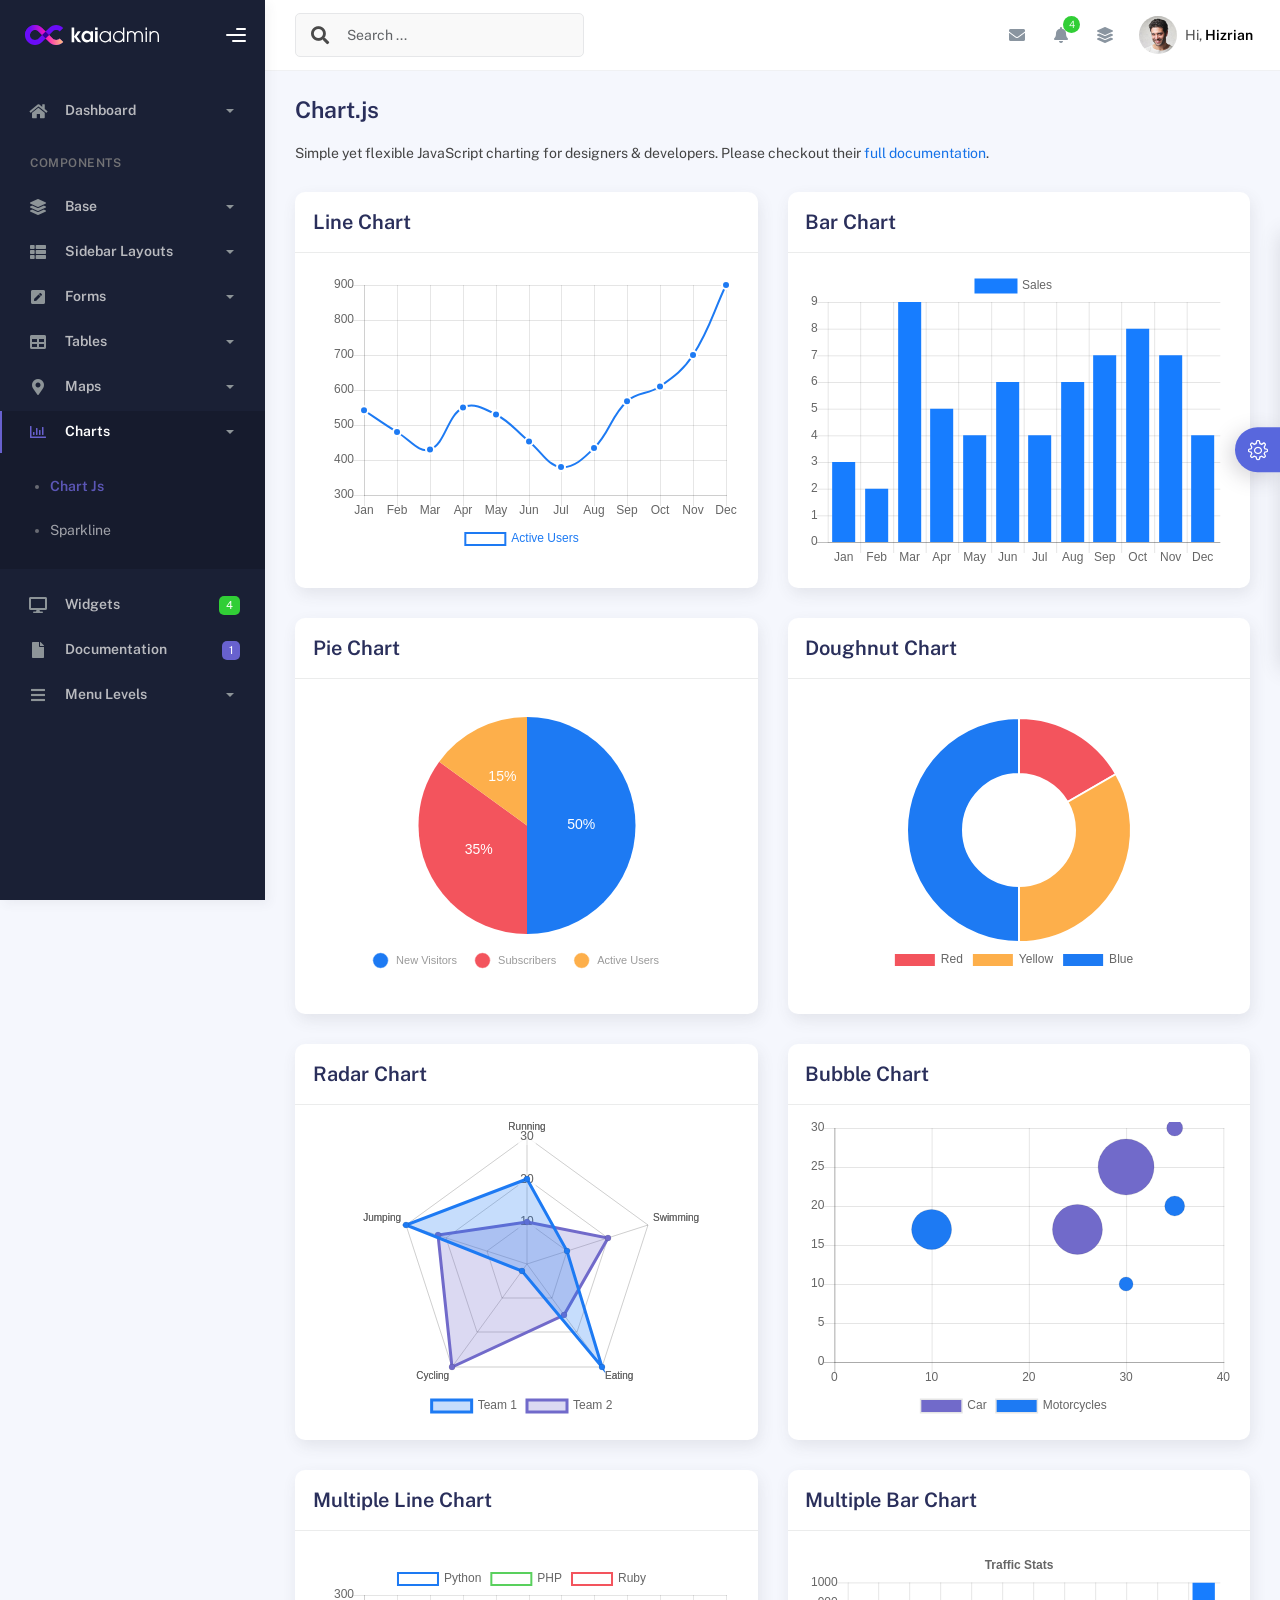
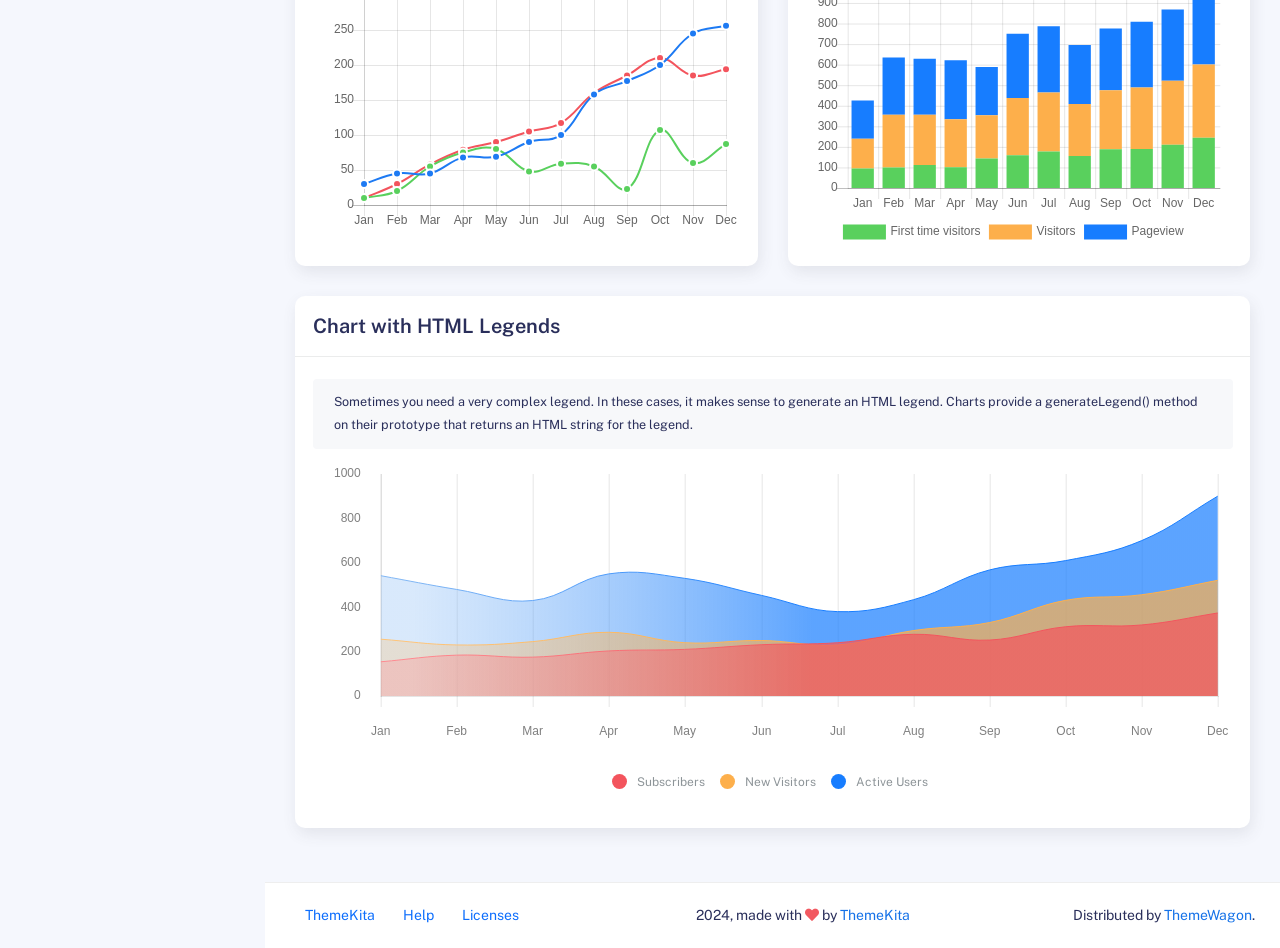
<file: kaiadmin-lite-1.2.0/charts/charts.html>
<!DOCTYPE html>
<html lang="en">
  <head>
    <meta http-equiv="X-UA-Compatible" content="IE=edge" />
    <title>Charts - Kaiadmin Bootstrap 5 Admin Dashboard</title>
    <meta
      content="width=device-width, initial-scale=1.0, shrink-to-fit=no"
      name="viewport"
    />
    <link
      rel="icon"
      href="../assets/img/kaiadmin/favicon.ico"
      type="image/x-icon"
    />

    <!-- Fonts and icons -->
    <script src="../assets/js/plugin/webfont/webfont.min.js"></script>
    <script>
      WebFont.load({
        google: { families: ["Public Sans:300,400,500,600,700"] },
        custom: {
          families: [
            "Font Awesome 5 Solid",
            "Font Awesome 5 Regular",
            "Font Awesome 5 Brands",
            "simple-line-icons",
          ],
          urls: ["../assets/css/fonts.min.css"],
        },
        active: function () {
          sessionStorage.fonts = true;
        },
      });
    </script>

    <!-- CSS Files -->
    <link rel="stylesheet" href="../assets/css/bootstrap.min.css" />
    <link rel="stylesheet" href="../assets/css/plugins.min.css" />
    <link rel="stylesheet" href="../assets/css/kaiadmin.min.css" />

    <!-- CSS Just for demo purpose, don't include it in your project -->
    <link rel="stylesheet" href="../assets/css/demo.css" />
  </head>
  <body>
    <div class="wrapper">
      <!-- Sidebar -->
      <div class="sidebar" data-background-color="dark">
        <div class="sidebar-logo">
          <!-- Logo Header -->
          <div class="logo-header" data-background-color="dark">
            <a href="../index.html" class="logo">
              <img
                src="../assets/img/kaiadmin/logo_light.svg"
                alt="navbar brand"
                class="navbar-brand"
                height="20"
              />
            </a>
            <div class="nav-toggle">
              <button class="btn btn-toggle toggle-sidebar">
                <i class="gg-menu-right"></i>
              </button>
              <button class="btn btn-toggle sidenav-toggler">
                <i class="gg-menu-left"></i>
              </button>
            </div>
            <button class="topbar-toggler more">
              <i class="gg-more-vertical-alt"></i>
            </button>
          </div>
          <!-- End Logo Header -->
        </div>
        <div class="sidebar-wrapper scrollbar scrollbar-inner">
          <div class="sidebar-content">
            <ul class="nav nav-secondary">
              <li class="nav-item">
                <a
                  data-bs-toggle="collapse"
                  href="#dashboard"
                  class="collapsed"
                  aria-expanded="false"
                >
                  <i class="fas fa-home"></i>
                  <p>Dashboard</p>
                  <span class="caret"></span>
                </a>
                <div class="collapse" id="dashboard">
                  <ul class="nav nav-collapse">
                    <li>
                      <a href="../../demo1/index.html">
                        <span class="sub-item">Dashboard 1</span>
                      </a>
                    </li>
                  </ul>
                </div>
              </li>
              <li class="nav-section">
                <span class="sidebar-mini-icon">
                  <i class="fa fa-ellipsis-h"></i>
                </span>
                <h4 class="text-section">Components</h4>
              </li>
              <li class="nav-item">
                <a data-bs-toggle="collapse" href="#base">
                  <i class="fas fa-layer-group"></i>
                  <p>Base</p>
                  <span class="caret"></span>
                </a>
                <div class="collapse" id="base">
                  <ul class="nav nav-collapse">
                    <li>
                      <a href="../components/avatars.html">
                        <span class="sub-item">Avatars</span>
                      </a>
                    </li>
                    <li>
                      <a href="../components/buttons.html">
                        <span class="sub-item">Buttons</span>
                      </a>
                    </li>
                    <li>
                      <a href="../components/gridsystem.html">
                        <span class="sub-item">Grid System</span>
                      </a>
                    </li>
                    <li>
                      <a href="../components/panels.html">
                        <span class="sub-item">Panels</span>
                      </a>
                    </li>
                    <li>
                      <a href="../components/notifications.html">
                        <span class="sub-item">Notifications</span>
                      </a>
                    </li>
                    <li>
                      <a href="../components/sweetalert.html">
                        <span class="sub-item">Sweet Alert</span>
                      </a>
                    </li>
                    <li>
                      <a href="../components/font-awesome-icons.html">
                        <span class="sub-item">Font Awesome Icons</span>
                      </a>
                    </li>
                    <li>
                      <a href="../components/simple-line-icons.html">
                        <span class="sub-item">Simple Line Icons</span>
                      </a>
                    </li>
                    <li>
                      <a href="../components/typography.html">
                        <span class="sub-item">Typography</span>
                      </a>
                    </li>
                  </ul>
                </div>
              </li>
              <li class="nav-item">
                <a data-bs-toggle="collapse" href="#sidebarLayouts">
                  <i class="fas fa-th-list"></i>
                  <p>Sidebar Layouts</p>
                  <span class="caret"></span>
                </a>
                <div class="collapse" id="sidebarLayouts">
                  <ul class="nav nav-collapse">
                    <li>
                      <a href="../sidebar-style-2.html">
                        <span class="sub-item">Sidebar Style 2</span>
                      </a>
                    </li>
                    <li>
                      <a href="../icon-menu.html">
                        <span class="sub-item">Icon Menu</span>
                      </a>
                    </li>
                  </ul>
                </div>
              </li>
              <li class="nav-item">
                <a data-bs-toggle="collapse" href="#forms">
                  <i class="fas fa-pen-square"></i>
                  <p>Forms</p>
                  <span class="caret"></span>
                </a>
                <div class="collapse" id="forms">
                  <ul class="nav nav-collapse">
                    <li>
                      <a href="../forms/forms.html">
                        <span class="sub-item">Basic Form</span>
                      </a>
                    </li>
                  </ul>
                </div>
              </li>
              <li class="nav-item">
                <a data-bs-toggle="collapse" href="#tables">
                  <i class="fas fa-table"></i>
                  <p>Tables</p>
                  <span class="caret"></span>
                </a>
                <div class="collapse" id="tables">
                  <ul class="nav nav-collapse">
                    <li>
                      <a href="../tables/tables.html">
                        <span class="sub-item">Basic Table</span>
                      </a>
                    </li>
                    <li>
                      <a href="../tables/datatables.html">
                        <span class="sub-item">Datatables</span>
                      </a>
                    </li>
                  </ul>
                </div>
              </li>
              <li class="nav-item">
                <a data-bs-toggle="collapse" href="#maps">
                  <i class="fas fa-map-marker-alt"></i>
                  <p>Maps</p>
                  <span class="caret"></span>
                </a>
                <div class="collapse" id="maps">
                  <ul class="nav nav-collapse">
                    <li>
                      <a href="../maps/googlemaps.html">
                        <span class="sub-item">Google Maps</span>
                      </a>
                    </li>
                    <li>
                      <a href="../maps/jsvectormap.html">
                        <span class="sub-item">Jsvectormap</span>
                      </a>
                    </li>
                  </ul>
                </div>
              </li>
              <li class="nav-item active submenu">
                <a data-bs-toggle="collapse" href="#charts">
                  <i class="far fa-chart-bar"></i>
                  <p>Charts</p>
                  <span class="caret"></span>
                </a>
                <div class="collapse show" id="charts">
                  <ul class="nav nav-collapse">
                    <li class="active">
                      <a href="../charts/charts.html">
                        <span class="sub-item">Chart Js</span>
                      </a>
                    </li>
                    <li>
                      <a href="../charts/sparkline.html">
                        <span class="sub-item">Sparkline</span>
                      </a>
                    </li>
                  </ul>
                </div>
              </li>
              <li class="nav-item">
                <a href="../widgets.html">
                  <i class="fas fa-desktop"></i>
                  <p>Widgets</p>
                  <span class="badge badge-success">4</span>
                </a>
              </li>
              <li class="nav-item">
                <a href="../../../documentation/index.html">
                  <i class="fas fa-file"></i>
                  <p>Documentation</p>
                  <span class="badge badge-secondary">1</span>
                </a>
              </li>
              <li class="nav-item">
                <a data-bs-toggle="collapse" href="#submenu">
                  <i class="fas fa-bars"></i>
                  <p>Menu Levels</p>
                  <span class="caret"></span>
                </a>
                <div class="collapse" id="submenu">
                  <ul class="nav nav-collapse">
                    <li>
                      <a data-bs-toggle="collapse" href="#subnav1">
                        <span class="sub-item">Level 1</span>
                        <span class="caret"></span>
                      </a>
                      <div class="collapse" id="subnav1">
                        <ul class="nav nav-collapse subnav">
                          <li>
                            <a href="#">
                              <span class="sub-item">Level 2</span>
                            </a>
                          </li>
                          <li>
                            <a href="#">
                              <span class="sub-item">Level 2</span>
                            </a>
                          </li>
                        </ul>
                      </div>
                    </li>
                    <li>
                      <a data-bs-toggle="collapse" href="#subnav2">
                        <span class="sub-item">Level 1</span>
                        <span class="caret"></span>
                      </a>
                      <div class="collapse" id="subnav2">
                        <ul class="nav nav-collapse subnav">
                          <li>
                            <a href="#">
                              <span class="sub-item">Level 2</span>
                            </a>
                          </li>
                        </ul>
                      </div>
                    </li>
                    <li>
                      <a href="#">
                        <span class="sub-item">Level 1</span>
                      </a>
                    </li>
                  </ul>
                </div>
              </li>
            </ul>
          </div>
        </div>
      </div>
      <!-- End Sidebar -->

      <div class="main-panel">
        <div class="main-header">
          <div class="main-header-logo">
            <!-- Logo Header -->
            <div class="logo-header" data-background-color="dark">
              <a href="../index.html" class="logo">
                <img
                  src="../assets/img/kaiadmin/logo_light.svg"
                  alt="navbar brand"
                  class="navbar-brand"
                  height="20"
                />
              </a>
              <div class="nav-toggle">
                <button class="btn btn-toggle toggle-sidebar">
                  <i class="gg-menu-right"></i>
                </button>
                <button class="btn btn-toggle sidenav-toggler">
                  <i class="gg-menu-left"></i>
                </button>
              </div>
              <button class="topbar-toggler more">
                <i class="gg-more-vertical-alt"></i>
              </button>
            </div>
            <!-- End Logo Header -->
          </div>
          <!-- Navbar Header -->
          <nav
            class="navbar navbar-header navbar-header-transparent navbar-expand-lg border-bottom"
          >
            <div class="container-fluid">
              <nav
                class="navbar navbar-header-left navbar-expand-lg navbar-form nav-search p-0 d-none d-lg-flex"
              >
                <div class="input-group">
                  <div class="input-group-prepend">
                    <button type="submit" class="btn btn-search pe-1">
                      <i class="fa fa-search search-icon"></i>
                    </button>
                  </div>
                  <input
                    type="text"
                    placeholder="Search ..."
                    class="form-control"
                  />
                </div>
              </nav>

              <ul class="navbar-nav topbar-nav ms-md-auto align-items-center">
                <li
                  class="nav-item topbar-icon dropdown hidden-caret d-flex d-lg-none"
                >
                  <a
                    class="nav-link dropdown-toggle"
                    data-bs-toggle="dropdown"
                    href="#"
                    role="button"
                    aria-expanded="false"
                    aria-haspopup="true"
                  >
                    <i class="fa fa-search"></i>
                  </a>
                  <ul class="dropdown-menu dropdown-search animated fadeIn">
                    <form class="navbar-left navbar-form nav-search">
                      <div class="input-group">
                        <input
                          type="text"
                          placeholder="Search ..."
                          class="form-control"
                        />
                      </div>
                    </form>
                  </ul>
                </li>
                <li class="nav-item topbar-icon dropdown hidden-caret">
                  <a
                    class="nav-link dropdown-toggle"
                    href="#"
                    id="messageDropdown"
                    role="button"
                    data-bs-toggle="dropdown"
                    aria-haspopup="true"
                    aria-expanded="false"
                  >
                    <i class="fa fa-envelope"></i>
                  </a>
                  <ul
                    class="dropdown-menu messages-notif-box animated fadeIn"
                    aria-labelledby="messageDropdown"
                  >
                    <li>
                      <div
                        class="dropdown-title d-flex justify-content-between align-items-center"
                      >
                        Messages
                        <a href="#" class="small">Mark all as read</a>
                      </div>
                    </li>
                    <li>
                      <div class="message-notif-scroll scrollbar-outer">
                        <div class="notif-center">
                          <a href="#">
                            <div class="notif-img">
                              <img
                                src="../assets/img/jm_denis.jpg"
                                alt="Img Profile"
                              />
                            </div>
                            <div class="notif-content">
                              <span class="subject">Jimmy Denis</span>
                              <span class="block"> How are you ? </span>
                              <span class="time">5 minutes ago</span>
                            </div>
                          </a>
                          <a href="#">
                            <div class="notif-img">
                              <img
                                src="../assets/img/chadengle.jpg"
                                alt="Img Profile"
                              />
                            </div>
                            <div class="notif-content">
                              <span class="subject">Chad</span>
                              <span class="block"> Ok, Thanks ! </span>
                              <span class="time">12 minutes ago</span>
                            </div>
                          </a>
                          <a href="#">
                            <div class="notif-img">
                              <img
                                src="../assets/img/mlane.jpg"
                                alt="Img Profile"
                              />
                            </div>
                            <div class="notif-content">
                              <span class="subject">Jhon Doe</span>
                              <span class="block">
                                Ready for the meeting today...
                              </span>
                              <span class="time">12 minutes ago</span>
                            </div>
                          </a>
                          <a href="#">
                            <div class="notif-img">
                              <img
                                src="../assets/img/talha.jpg"
                                alt="Img Profile"
                              />
                            </div>
                            <div class="notif-content">
                              <span class="subject">Talha</span>
                              <span class="block"> Hi, Apa Kabar ? </span>
                              <span class="time">17 minutes ago</span>
                            </div>
                          </a>
                        </div>
                      </div>
                    </li>
                    <li>
                      <a class="see-all" href="javascript:void(0);"
                        >See all messages<i class="fa fa-angle-right"></i>
                      </a>
                    </li>
                  </ul>
                </li>
                <li class="nav-item topbar-icon dropdown hidden-caret">
                  <a
                    class="nav-link dropdown-toggle"
                    href="#"
                    id="notifDropdown"
                    role="button"
                    data-bs-toggle="dropdown"
                    aria-haspopup="true"
                    aria-expanded="false"
                  >
                    <i class="fa fa-bell"></i>
                    <span class="notification">4</span>
                  </a>
                  <ul
                    class="dropdown-menu notif-box animated fadeIn"
                    aria-labelledby="notifDropdown"
                  >
                    <li>
                      <div class="dropdown-title">
                        You have 4 new notification
                      </div>
                    </li>
                    <li>
                      <div class="notif-scroll scrollbar-outer">
                        <div class="notif-center">
                          <a href="#">
                            <div class="notif-icon notif-primary">
                              <i class="fa fa-user-plus"></i>
                            </div>
                            <div class="notif-content">
                              <span class="block"> New user registered </span>
                              <span class="time">5 minutes ago</span>
                            </div>
                          </a>
                          <a href="#">
                            <div class="notif-icon notif-success">
                              <i class="fa fa-comment"></i>
                            </div>
                            <div class="notif-content">
                              <span class="block">
                                Rahmad commented on Admin
                              </span>
                              <span class="time">12 minutes ago</span>
                            </div>
                          </a>
                          <a href="#">
                            <div class="notif-img">
                              <img
                                src="../assets/img/profile2.jpg"
                                alt="Img Profile"
                              />
                            </div>
                            <div class="notif-content">
                              <span class="block">
                                Reza send messages to you
                              </span>
                              <span class="time">12 minutes ago</span>
                            </div>
                          </a>
                          <a href="#">
                            <div class="notif-icon notif-danger">
                              <i class="fa fa-heart"></i>
                            </div>
                            <div class="notif-content">
                              <span class="block"> Farrah liked Admin </span>
                              <span class="time">17 minutes ago</span>
                            </div>
                          </a>
                        </div>
                      </div>
                    </li>
                    <li>
                      <a class="see-all" href="javascript:void(0);"
                        >See all notifications<i class="fa fa-angle-right"></i>
                      </a>
                    </li>
                  </ul>
                </li>
                <li class="nav-item topbar-icon dropdown hidden-caret">
                  <a
                    class="nav-link"
                    data-bs-toggle="dropdown"
                    href="#"
                    aria-expanded="false"
                  >
                    <i class="fas fa-layer-group"></i>
                  </a>
                  <div class="dropdown-menu quick-actions animated fadeIn">
                    <div class="quick-actions-header">
                      <span class="title mb-1">Quick Actions</span>
                      <span class="subtitle op-7">Shortcuts</span>
                    </div>
                    <div class="quick-actions-scroll scrollbar-outer">
                      <div class="quick-actions-items">
                        <div class="row m-0">
                          <a class="col-6 col-md-4 p-0" href="#">
                            <div class="quick-actions-item">
                              <div class="avatar-item bg-danger rounded-circle">
                                <i class="far fa-calendar-alt"></i>
                              </div>
                              <span class="text">Calendar</span>
                            </div>
                          </a>
                          <a class="col-6 col-md-4 p-0" href="#">
                            <div class="quick-actions-item">
                              <div
                                class="avatar-item bg-warning rounded-circle"
                              >
                                <i class="fas fa-map"></i>
                              </div>
                              <span class="text">Maps</span>
                            </div>
                          </a>
                          <a class="col-6 col-md-4 p-0" href="#">
                            <div class="quick-actions-item">
                              <div class="avatar-item bg-info rounded-circle">
                                <i class="fas fa-file-excel"></i>
                              </div>
                              <span class="text">Reports</span>
                            </div>
                          </a>
                          <a class="col-6 col-md-4 p-0" href="#">
                            <div class="quick-actions-item">
                              <div
                                class="avatar-item bg-success rounded-circle"
                              >
                                <i class="fas fa-envelope"></i>
                              </div>
                              <span class="text">Emails</span>
                            </div>
                          </a>
                          <a class="col-6 col-md-4 p-0" href="#">
                            <div class="quick-actions-item">
                              <div
                                class="avatar-item bg-primary rounded-circle"
                              >
                                <i class="fas fa-file-invoice-dollar"></i>
                              </div>
                              <span class="text">Invoice</span>
                            </div>
                          </a>
                          <a class="col-6 col-md-4 p-0" href="#">
                            <div class="quick-actions-item">
                              <div
                                class="avatar-item bg-secondary rounded-circle"
                              >
                                <i class="fas fa-credit-card"></i>
                              </div>
                              <span class="text">Payments</span>
                            </div>
                          </a>
                        </div>
                      </div>
                    </div>
                  </div>
                </li>

                <li class="nav-item topbar-user dropdown hidden-caret">
                  <a
                    class="dropdown-toggle profile-pic"
                    data-bs-toggle="dropdown"
                    href="#"
                    aria-expanded="false"
                  >
                    <div class="avatar-sm">
                      <img
                        src="../assets/img/profile.jpg"
                        alt="..."
                        class="avatar-img rounded-circle"
                      />
                    </div>
                    <span class="profile-username">
                      <span class="op-7">Hi,</span>
                      <span class="fw-bold">Hizrian</span>
                    </span>
                  </a>
                  <ul class="dropdown-menu dropdown-user animated fadeIn">
                    <div class="dropdown-user-scroll scrollbar-outer">
                      <li>
                        <div class="user-box">
                          <div class="avatar-lg">
                            <img
                              src="../assets/img/profile.jpg"
                              alt="image profile"
                              class="avatar-img rounded"
                            />
                          </div>
                          <div class="u-text">
                            <h4>Hizrian</h4>
                            <p class="text-muted">hello@example.com</p>
                            <a
                              href="profile.html"
                              class="btn btn-xs btn-secondary btn-sm"
                              >View Profile</a
                            >
                          </div>
                        </div>
                      </li>
                      <li>
                        <div class="dropdown-divider"></div>
                        <a class="dropdown-item" href="#">My Profile</a>
                        <a class="dropdown-item" href="#">My Balance</a>
                        <a class="dropdown-item" href="#">Inbox</a>
                        <div class="dropdown-divider"></div>
                        <a class="dropdown-item" href="#">Account Setting</a>
                        <div class="dropdown-divider"></div>
                        <a class="dropdown-item" href="#">Logout</a>
                      </li>
                    </div>
                  </ul>
                </li>
              </ul>
            </div>
          </nav>
          <!-- End Navbar -->
        </div>

        <div class="container">
          <div class="page-inner">
            <h3 class="fw-bold mb-3">Chart.js</h3>
            <div class="page-category">
              Simple yet flexible JavaScript charting for designers &
              developers. Please checkout their
              <a href="http://www.chartjs.org/" target="_blank"
                >full documentation</a
              >.
            </div>
            <div class="row">
              <div class="col-md-6">
                <div class="card">
                  <div class="card-header">
                    <div class="card-title">Line Chart</div>
                  </div>
                  <div class="card-body">
                    <div class="chart-container">
                      <canvas id="lineChart"></canvas>
                    </div>
                  </div>
                </div>
              </div>
              <div class="col-md-6">
                <div class="card">
                  <div class="card-header">
                    <div class="card-title">Bar Chart</div>
                  </div>
                  <div class="card-body">
                    <div class="chart-container">
                      <canvas id="barChart"></canvas>
                    </div>
                  </div>
                </div>
              </div>
              <div class="col-md-6">
                <div class="card">
                  <div class="card-header">
                    <div class="card-title">Pie Chart</div>
                  </div>
                  <div class="card-body">
                    <div class="chart-container">
                      <canvas
                        id="pieChart"
                        style="width: 50%; height: 50%"
                      ></canvas>
                    </div>
                  </div>
                </div>
              </div>
              <div class="col-md-6">
                <div class="card">
                  <div class="card-header">
                    <div class="card-title">Doughnut Chart</div>
                  </div>
                  <div class="card-body">
                    <div class="chart-container">
                      <canvas
                        id="doughnutChart"
                        style="width: 50%; height: 50%"
                      ></canvas>
                    </div>
                  </div>
                </div>
              </div>
              <div class="col-md-6">
                <div class="card">
                  <div class="card-header">
                    <div class="card-title">Radar Chart</div>
                  </div>
                  <div class="card-body">
                    <div class="chart-container">
                      <canvas id="radarChart"></canvas>
                    </div>
                  </div>
                </div>
              </div>
              <div class="col-md-6">
                <div class="card">
                  <div class="card-header">
                    <div class="card-title">Bubble Chart</div>
                  </div>
                  <div class="card-body">
                    <div class="chart-container">
                      <canvas id="bubbleChart"></canvas>
                    </div>
                  </div>
                </div>
              </div>
              <div class="col-md-6">
                <div class="card">
                  <div class="card-header">
                    <div class="card-title">Multiple Line Chart</div>
                  </div>
                  <div class="card-body">
                    <div class="chart-container">
                      <canvas id="multipleLineChart"></canvas>
                    </div>
                  </div>
                </div>
              </div>
              <div class="col-md-6">
                <div class="card">
                  <div class="card-header">
                    <div class="card-title">Multiple Bar Chart</div>
                  </div>
                  <div class="card-body">
                    <div class="chart-container">
                      <canvas id="multipleBarChart"></canvas>
                    </div>
                  </div>
                </div>
              </div>
              <div class="col-md-12">
                <div class="card">
                  <div class="card-header">
                    <div class="card-title">Chart with HTML Legends</div>
                  </div>
                  <div class="card-body">
                    <div class="card-sub">
                      Sometimes you need a very complex legend. In these cases,
                      it makes sense to generate an HTML legend. Charts provide
                      a generateLegend() method on their prototype that returns
                      an HTML string for the legend.
                    </div>
                    <div class="chart-container">
                      <canvas id="htmlLegendsChart"></canvas>
                    </div>
                    <div id="myChartLegend"></div>
                  </div>
                </div>
              </div>
            </div>
          </div>
        </div>

        <footer class="footer">
          <div class="container-fluid d-flex justify-content-between">
            <nav class="pull-left">
              <ul class="nav">
                <li class="nav-item">
                  <a class="nav-link" href="http://www.themekita.com">
                    ThemeKita
                  </a>
                </li>
                <li class="nav-item">
                  <a class="nav-link" href="#"> Help </a>
                </li>
                <li class="nav-item">
                  <a class="nav-link" href="#"> Licenses </a>
                </li>
              </ul>
            </nav>
            <div class="copyright">
              2024, made with <i class="fa fa-heart heart text-danger"></i> by
              <a href="http://www.themekita.com">ThemeKita</a>
            </div>
            <div>
              Distributed by
              <a target="_blank" href="https://themewagon.com/">ThemeWagon</a>.
            </div>
          </div>
        </footer>
      </div>

      <!-- Custom template | don't include it in your project! -->
      <div class="custom-template">
        <div class="title">Settings</div>
        <div class="custom-content">
          <div class="switcher">
            <div class="switch-block">
              <h4>Logo Header</h4>
              <div class="btnSwitch">
                <button
                  type="button"
                  class="selected changeLogoHeaderColor"
                  data-color="dark"
                ></button>
                <button
                  type="button"
                  class="selected changeLogoHeaderColor"
                  data-color="blue"
                ></button>
                <button
                  type="button"
                  class="changeLogoHeaderColor"
                  data-color="purple"
                ></button>
                <button
                  type="button"
                  class="changeLogoHeaderColor"
                  data-color="light-blue"
                ></button>
                <button
                  type="button"
                  class="changeLogoHeaderColor"
                  data-color="green"
                ></button>
                <button
                  type="button"
                  class="changeLogoHeaderColor"
                  data-color="orange"
                ></button>
                <button
                  type="button"
                  class="changeLogoHeaderColor"
                  data-color="red"
                ></button>
                <button
                  type="button"
                  class="changeLogoHeaderColor"
                  data-color="white"
                ></button>
                <br />
                <button
                  type="button"
                  class="changeLogoHeaderColor"
                  data-color="dark2"
                ></button>
                <button
                  type="button"
                  class="changeLogoHeaderColor"
                  data-color="blue2"
                ></button>
                <button
                  type="button"
                  class="changeLogoHeaderColor"
                  data-color="purple2"
                ></button>
                <button
                  type="button"
                  class="changeLogoHeaderColor"
                  data-color="light-blue2"
                ></button>
                <button
                  type="button"
                  class="changeLogoHeaderColor"
                  data-color="green2"
                ></button>
                <button
                  type="button"
                  class="changeLogoHeaderColor"
                  data-color="orange2"
                ></button>
                <button
                  type="button"
                  class="changeLogoHeaderColor"
                  data-color="red2"
                ></button>
              </div>
            </div>
            <div class="switch-block">
              <h4>Navbar Header</h4>
              <div class="btnSwitch">
                <button
                  type="button"
                  class="changeTopBarColor"
                  data-color="dark"
                ></button>
                <button
                  type="button"
                  class="changeTopBarColor"
                  data-color="blue"
                ></button>
                <button
                  type="button"
                  class="changeTopBarColor"
                  data-color="purple"
                ></button>
                <button
                  type="button"
                  class="changeTopBarColor"
                  data-color="light-blue"
                ></button>
                <button
                  type="button"
                  class="changeTopBarColor"
                  data-color="green"
                ></button>
                <button
                  type="button"
                  class="changeTopBarColor"
                  data-color="orange"
                ></button>
                <button
                  type="button"
                  class="changeTopBarColor"
                  data-color="red"
                ></button>
                <button
                  type="button"
                  class="changeTopBarColor"
                  data-color="white"
                ></button>
                <br />
                <button
                  type="button"
                  class="changeTopBarColor"
                  data-color="dark2"
                ></button>
                <button
                  type="button"
                  class="selected changeTopBarColor"
                  data-color="blue2"
                ></button>
                <button
                  type="button"
                  class="changeTopBarColor"
                  data-color="purple2"
                ></button>
                <button
                  type="button"
                  class="changeTopBarColor"
                  data-color="light-blue2"
                ></button>
                <button
                  type="button"
                  class="changeTopBarColor"
                  data-color="green2"
                ></button>
                <button
                  type="button"
                  class="changeTopBarColor"
                  data-color="orange2"
                ></button>
                <button
                  type="button"
                  class="changeTopBarColor"
                  data-color="red2"
                ></button>
              </div>
            </div>
            <div class="switch-block">
              <h4>Sidebar</h4>
              <div class="btnSwitch">
                <button
                  type="button"
                  class="selected changeSideBarColor"
                  data-color="white"
                ></button>
                <button
                  type="button"
                  class="changeSideBarColor"
                  data-color="dark"
                ></button>
                <button
                  type="button"
                  class="changeSideBarColor"
                  data-color="dark2"
                ></button>
              </div>
            </div>
          </div>
        </div>
        <div class="custom-toggle">
          <i class="icon-settings"></i>
        </div>
      </div>
      <!-- End Custom template -->
    </div>
    <!--   Core JS Files   -->
    <script src="../assets/js/core/jquery-3.7.1.min.js"></script>
    <script src="../assets/js/core/popper.min.js"></script>
    <script src="../assets/js/core/bootstrap.min.js"></script>
    <!-- Chart JS -->
    <script src="../assets/js/plugin/chart.js/chart.min.js"></script>
    <!-- jQuery Scrollbar -->
    <script src="../assets/js/plugin/jquery-scrollbar/jquery.scrollbar.min.js"></script>
    <!-- Kaiadmin JS -->
    <script src="../assets/js/kaiadmin.min.js"></script>
    <!-- Kaiadmin DEMO methods, don't include it in your project! -->
    <script src="../assets/js/setting-demo2.js"></script>
    <script>
      var lineChart = document.getElementById("lineChart").getContext("2d"),
        barChart = document.getElementById("barChart").getContext("2d"),
        pieChart = document.getElementById("pieChart").getContext("2d"),
        doughnutChart = document
          .getElementById("doughnutChart")
          .getContext("2d"),
        radarChart = document.getElementById("radarChart").getContext("2d"),
        bubbleChart = document.getElementById("bubbleChart").getContext("2d"),
        multipleLineChart = document
          .getElementById("multipleLineChart")
          .getContext("2d"),
        multipleBarChart = document
          .getElementById("multipleBarChart")
          .getContext("2d"),
        htmlLegendsChart = document
          .getElementById("htmlLegendsChart")
          .getContext("2d");

      var myLineChart = new Chart(lineChart, {
        type: "line",
        data: {
          labels: [
            "Jan",
            "Feb",
            "Mar",
            "Apr",
            "May",
            "Jun",
            "Jul",
            "Aug",
            "Sep",
            "Oct",
            "Nov",
            "Dec",
          ],
          datasets: [
            {
              label: "Active Users",
              borderColor: "#1d7af3",
              pointBorderColor: "#FFF",
              pointBackgroundColor: "#1d7af3",
              pointBorderWidth: 2,
              pointHoverRadius: 4,
              pointHoverBorderWidth: 1,
              pointRadius: 4,
              backgroundColor: "transparent",
              fill: true,
              borderWidth: 2,
              data: [
                542, 480, 430, 550, 530, 453, 380, 434, 568, 610, 700, 900,
              ],
            },
          ],
        },
        options: {
          responsive: true,
          maintainAspectRatio: false,
          legend: {
            position: "bottom",
            labels: {
              padding: 10,
              fontColor: "#1d7af3",
            },
          },
          tooltips: {
            bodySpacing: 4,
            mode: "nearest",
            intersect: 0,
            position: "nearest",
            xPadding: 10,
            yPadding: 10,
            caretPadding: 10,
          },
          layout: {
            padding: { left: 15, right: 15, top: 15, bottom: 15 },
          },
        },
      });

      var myBarChart = new Chart(barChart, {
        type: "bar",
        data: {
          labels: [
            "Jan",
            "Feb",
            "Mar",
            "Apr",
            "May",
            "Jun",
            "Jul",
            "Aug",
            "Sep",
            "Oct",
            "Nov",
            "Dec",
          ],
          datasets: [
            {
              label: "Sales",
              backgroundColor: "rgb(23, 125, 255)",
              borderColor: "rgb(23, 125, 255)",
              data: [3, 2, 9, 5, 4, 6, 4, 6, 7, 8, 7, 4],
            },
          ],
        },
        options: {
          responsive: true,
          maintainAspectRatio: false,
          scales: {
            yAxes: [
              {
                ticks: {
                  beginAtZero: true,
                },
              },
            ],
          },
        },
      });

      var myPieChart = new Chart(pieChart, {
        type: "pie",
        data: {
          datasets: [
            {
              data: [50, 35, 15],
              backgroundColor: ["#1d7af3", "#f3545d", "#fdaf4b"],
              borderWidth: 0,
            },
          ],
          labels: ["New Visitors", "Subscribers", "Active Users"],
        },
        options: {
          responsive: true,
          maintainAspectRatio: false,
          legend: {
            position: "bottom",
            labels: {
              fontColor: "rgb(154, 154, 154)",
              fontSize: 11,
              usePointStyle: true,
              padding: 20,
            },
          },
          pieceLabel: {
            render: "percentage",
            fontColor: "white",
            fontSize: 14,
          },
          tooltips: false,
          layout: {
            padding: {
              left: 20,
              right: 20,
              top: 20,
              bottom: 20,
            },
          },
        },
      });

      var myDoughnutChart = new Chart(doughnutChart, {
        type: "doughnut",
        data: {
          datasets: [
            {
              data: [10, 20, 30],
              backgroundColor: ["#f3545d", "#fdaf4b", "#1d7af3"],
            },
          ],

          labels: ["Red", "Yellow", "Blue"],
        },
        options: {
          responsive: true,
          maintainAspectRatio: false,
          legend: {
            position: "bottom",
          },
          layout: {
            padding: {
              left: 20,
              right: 20,
              top: 20,
              bottom: 20,
            },
          },
        },
      });

      var myRadarChart = new Chart(radarChart, {
        type: "radar",
        data: {
          labels: ["Running", "Swimming", "Eating", "Cycling", "Jumping"],
          datasets: [
            {
              data: [20, 10, 30, 2, 30],
              borderColor: "#1d7af3",
              backgroundColor: "rgba(29, 122, 243, 0.25)",
              pointBackgroundColor: "#1d7af3",
              pointHoverRadius: 4,
              pointRadius: 3,
              label: "Team 1",
            },
            {
              data: [10, 20, 15, 30, 22],
              borderColor: "#716aca",
              backgroundColor: "rgba(113, 106, 202, 0.25)",
              pointBackgroundColor: "#716aca",
              pointHoverRadius: 4,
              pointRadius: 3,
              label: "Team 2",
            },
          ],
        },
        options: {
          responsive: true,
          maintainAspectRatio: false,
          legend: {
            position: "bottom",
          },
        },
      });

      var myBubbleChart = new Chart(bubbleChart, {
        type: "bubble",
        data: {
          datasets: [
            {
              label: "Car",
              data: [
                { x: 25, y: 17, r: 25 },
                { x: 30, y: 25, r: 28 },
                { x: 35, y: 30, r: 8 },
              ],
              backgroundColor: "#716aca",
            },
            {
              label: "Motorcycles",
              data: [
                { x: 10, y: 17, r: 20 },
                { x: 30, y: 10, r: 7 },
                { x: 35, y: 20, r: 10 },
              ],
              backgroundColor: "#1d7af3",
            },
          ],
        },
        options: {
          responsive: true,
          maintainAspectRatio: false,
          legend: {
            position: "bottom",
          },
          scales: {
            yAxes: [
              {
                ticks: {
                  beginAtZero: true,
                },
              },
            ],
            xAxes: [
              {
                ticks: {
                  beginAtZero: true,
                },
              },
            ],
          },
        },
      });

      var myMultipleLineChart = new Chart(multipleLineChart, {
        type: "line",
        data: {
          labels: [
            "Jan",
            "Feb",
            "Mar",
            "Apr",
            "May",
            "Jun",
            "Jul",
            "Aug",
            "Sep",
            "Oct",
            "Nov",
            "Dec",
          ],
          datasets: [
            {
              label: "Python",
              borderColor: "#1d7af3",
              pointBorderColor: "#FFF",
              pointBackgroundColor: "#1d7af3",
              pointBorderWidth: 2,
              pointHoverRadius: 4,
              pointHoverBorderWidth: 1,
              pointRadius: 4,
              backgroundColor: "transparent",
              fill: true,
              borderWidth: 2,
              data: [30, 45, 45, 68, 69, 90, 100, 158, 177, 200, 245, 256],
            },
            {
              label: "PHP",
              borderColor: "#59d05d",
              pointBorderColor: "#FFF",
              pointBackgroundColor: "#59d05d",
              pointBorderWidth: 2,
              pointHoverRadius: 4,
              pointHoverBorderWidth: 1,
              pointRadius: 4,
              backgroundColor: "transparent",
              fill: true,
              borderWidth: 2,
              data: [10, 20, 55, 75, 80, 48, 59, 55, 23, 107, 60, 87],
            },
            {
              label: "Ruby",
              borderColor: "#f3545d",
              pointBorderColor: "#FFF",
              pointBackgroundColor: "#f3545d",
              pointBorderWidth: 2,
              pointHoverRadius: 4,
              pointHoverBorderWidth: 1,
              pointRadius: 4,
              backgroundColor: "transparent",
              fill: true,
              borderWidth: 2,
              data: [10, 30, 58, 79, 90, 105, 117, 160, 185, 210, 185, 194],
            },
          ],
        },
        options: {
          responsive: true,
          maintainAspectRatio: false,
          legend: {
            position: "top",
          },
          tooltips: {
            bodySpacing: 4,
            mode: "nearest",
            intersect: 0,
            position: "nearest",
            xPadding: 10,
            yPadding: 10,
            caretPadding: 10,
          },
          layout: {
            padding: { left: 15, right: 15, top: 15, bottom: 15 },
          },
        },
      });

      var myMultipleBarChart = new Chart(multipleBarChart, {
        type: "bar",
        data: {
          labels: [
            "Jan",
            "Feb",
            "Mar",
            "Apr",
            "May",
            "Jun",
            "Jul",
            "Aug",
            "Sep",
            "Oct",
            "Nov",
            "Dec",
          ],
          datasets: [
            {
              label: "First time visitors",
              backgroundColor: "#59d05d",
              borderColor: "#59d05d",
              data: [95, 100, 112, 101, 144, 159, 178, 156, 188, 190, 210, 245],
            },
            {
              label: "Visitors",
              backgroundColor: "#fdaf4b",
              borderColor: "#fdaf4b",
              data: [
                145, 256, 244, 233, 210, 279, 287, 253, 287, 299, 312, 356,
              ],
            },
            {
              label: "Pageview",
              backgroundColor: "#177dff",
              borderColor: "#177dff",
              data: [
                185, 279, 273, 287, 234, 312, 322, 286, 301, 320, 346, 399,
              ],
            },
          ],
        },
        options: {
          responsive: true,
          maintainAspectRatio: false,
          legend: {
            position: "bottom",
          },
          title: {
            display: true,
            text: "Traffic Stats",
          },
          tooltips: {
            mode: "index",
            intersect: false,
          },
          responsive: true,
          scales: {
            xAxes: [
              {
                stacked: true,
              },
            ],
            yAxes: [
              {
                stacked: true,
              },
            ],
          },
        },
      });

      // Chart with HTML Legends

      var gradientStroke = htmlLegendsChart.createLinearGradient(
        500,
        0,
        100,
        0
      );
      gradientStroke.addColorStop(0, "#177dff");
      gradientStroke.addColorStop(1, "#80b6f4");

      var gradientFill = htmlLegendsChart.createLinearGradient(500, 0, 100, 0);
      gradientFill.addColorStop(0, "rgba(23, 125, 255, 0.7)");
      gradientFill.addColorStop(1, "rgba(128, 182, 244, 0.3)");

      var gradientStroke2 = htmlLegendsChart.createLinearGradient(
        500,
        0,
        100,
        0
      );
      gradientStroke2.addColorStop(0, "#f3545d");
      gradientStroke2.addColorStop(1, "#ff8990");

      var gradientFill2 = htmlLegendsChart.createLinearGradient(500, 0, 100, 0);
      gradientFill2.addColorStop(0, "rgba(243, 84, 93, 0.7)");
      gradientFill2.addColorStop(1, "rgba(255, 137, 144, 0.3)");

      var gradientStroke3 = htmlLegendsChart.createLinearGradient(
        500,
        0,
        100,
        0
      );
      gradientStroke3.addColorStop(0, "#fdaf4b");
      gradientStroke3.addColorStop(1, "#ffc478");

      var gradientFill3 = htmlLegendsChart.createLinearGradient(500, 0, 100, 0);
      gradientFill3.addColorStop(0, "rgba(253, 175, 75, 0.7)");
      gradientFill3.addColorStop(1, "rgba(255, 196, 120, 0.3)");

      var myHtmlLegendsChart = new Chart(htmlLegendsChart, {
        type: "line",
        data: {
          labels: [
            "Jan",
            "Feb",
            "Mar",
            "Apr",
            "May",
            "Jun",
            "Jul",
            "Aug",
            "Sep",
            "Oct",
            "Nov",
            "Dec",
          ],
          datasets: [
            {
              label: "Subscribers",
              borderColor: gradientStroke2,
              pointBackgroundColor: gradientStroke2,
              pointRadius: 0,
              backgroundColor: gradientFill2,
              legendColor: "#f3545d",
              fill: true,
              borderWidth: 1,
              data: [
                154, 184, 175, 203, 210, 231, 240, 278, 252, 312, 320, 374,
              ],
            },
            {
              label: "New Visitors",
              borderColor: gradientStroke3,
              pointBackgroundColor: gradientStroke3,
              pointRadius: 0,
              backgroundColor: gradientFill3,
              legendColor: "#fdaf4b",
              fill: true,
              borderWidth: 1,
              data: [
                256, 230, 245, 287, 240, 250, 230, 295, 331, 431, 456, 521,
              ],
            },
            {
              label: "Active Users",
              borderColor: gradientStroke,
              pointBackgroundColor: gradientStroke,
              pointRadius: 0,
              backgroundColor: gradientFill,
              legendColor: "#177dff",
              fill: true,
              borderWidth: 1,
              data: [
                542, 480, 430, 550, 530, 453, 380, 434, 568, 610, 700, 900,
              ],
            },
          ],
        },
        options: {
          responsive: true,
          maintainAspectRatio: false,
          legend: {
            display: false,
          },
          tooltips: {
            bodySpacing: 4,
            mode: "nearest",
            intersect: 0,
            position: "nearest",
            xPadding: 10,
            yPadding: 10,
            caretPadding: 10,
          },
          layout: {
            padding: { left: 15, right: 15, top: 15, bottom: 15 },
          },
          scales: {
            yAxes: [
              {
                ticks: {
                  fontColor: "rgba(0,0,0,0.5)",
                  fontStyle: "500",
                  beginAtZero: false,
                  maxTicksLimit: 5,
                  padding: 20,
                },
                gridLines: {
                  drawTicks: false,
                  display: false,
                },
              },
            ],
            xAxes: [
              {
                gridLines: {
                  zeroLineColor: "transparent",
                },
                ticks: {
                  padding: 20,
                  fontColor: "rgba(0,0,0,0.5)",
                  fontStyle: "500",
                },
              },
            ],
          },
          legendCallback: function (chart) {
            var text = [];
            text.push('<ul class="' + chart.id + '-legend html-legend">');
            for (var i = 0; i < chart.data.datasets.length; i++) {
              text.push(
                '<li><span style="background-color:' +
                  chart.data.datasets[i].legendColor +
                  '"></span>'
              );
              if (chart.data.datasets[i].label) {
                text.push(chart.data.datasets[i].label);
              }
              text.push("</li>");
            }
            text.push("</ul>");
            return text.join("");
          },
        },
      });

      var myLegendContainer = document.getElementById("myChartLegend");

      // generate HTML legend
      myLegendContainer.innerHTML = myHtmlLegendsChart.generateLegend();

      // bind onClick event to all LI-tags of the legend
      var legendItems = myLegendContainer.getElementsByTagName("li");
      for (var i = 0; i < legendItems.length; i += 1) {
        legendItems[i].addEventListener("click", legendClickCallback, false);
      }
    </script>
  </body>
</html>
</file>
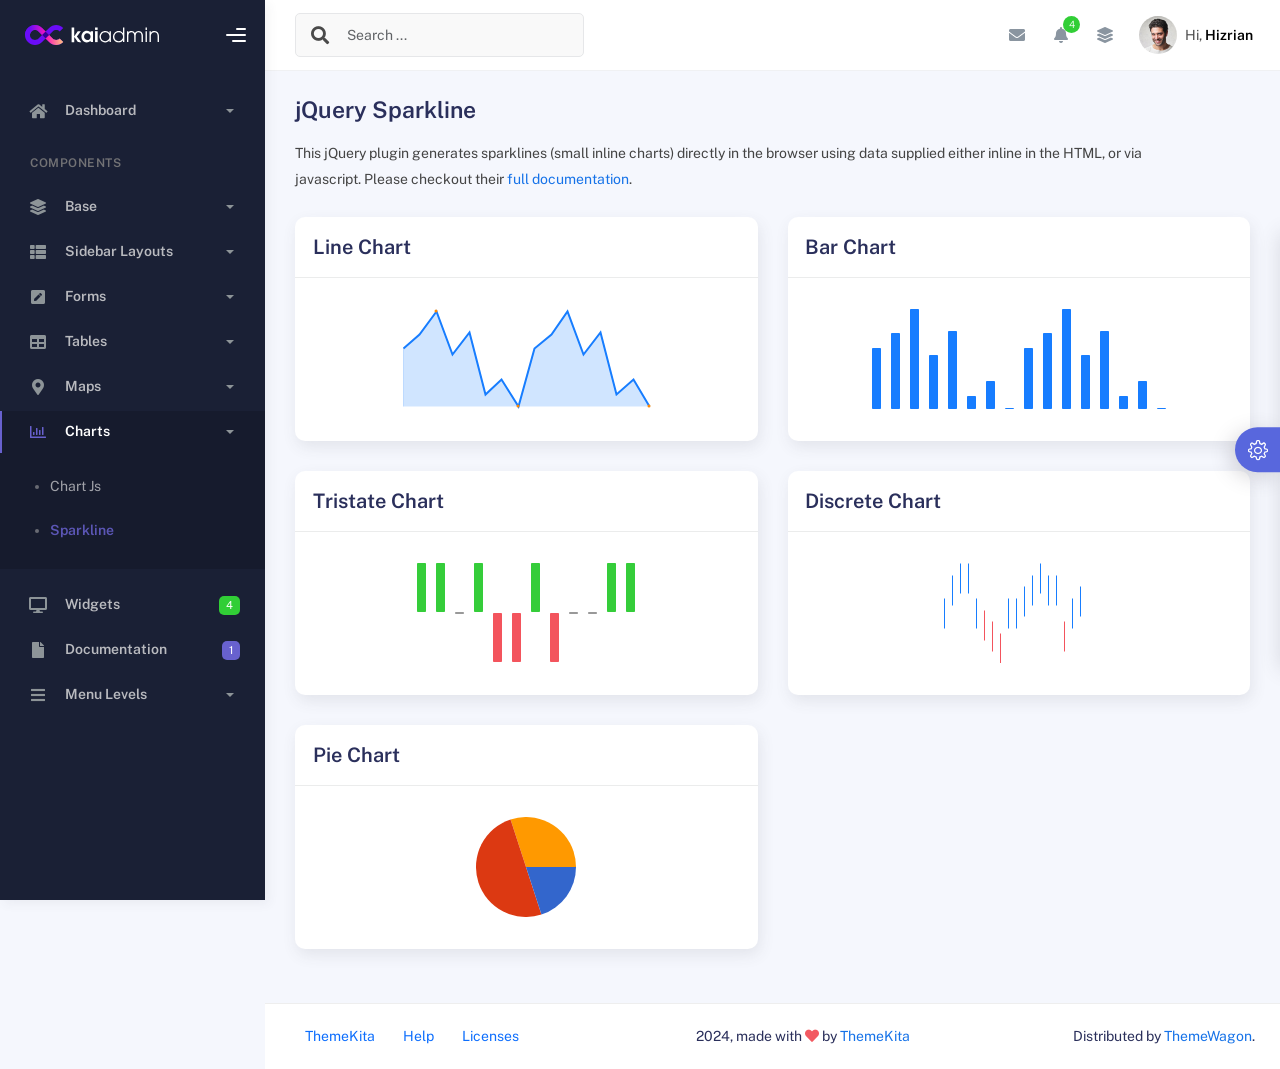
<file: kaiadmin-lite-1.2.0/charts/sparkline.html>
<!DOCTYPE html>
<html lang="en">
  <head>
    <meta http-equiv="X-UA-Compatible" content="IE=edge" />
    <title>Sparkline - Kaiadmin Bootstrap 5 Admin Dashboard</title>
    <meta
      content="width=device-width, initial-scale=1.0, shrink-to-fit=no"
      name="viewport"
    />
    <link
      rel="icon"
      href="../assets/img/kaiadmin/favicon.ico"
      type="image/x-icon"
    />

    <!-- Fonts and icons -->
    <script src="../assets/js/plugin/webfont/webfont.min.js"></script>
    <script>
      WebFont.load({
        google: { families: ["Public Sans:300,400,500,600,700"] },
        custom: {
          families: [
            "Font Awesome 5 Solid",
            "Font Awesome 5 Regular",
            "Font Awesome 5 Brands",
            "simple-line-icons",
          ],
          urls: ["../assets/css/fonts.min.css"],
        },
        active: function () {
          sessionStorage.fonts = true;
        },
      });
    </script>

    <!-- CSS Files -->
    <link rel="stylesheet" href="../assets/css/bootstrap.min.css" />
    <link rel="stylesheet" href="../assets/css/plugins.min.css" />
    <link rel="stylesheet" href="../assets/css/kaiadmin.min.css" />

    <!-- CSS Just for demo purpose, don't include it in your project -->
    <link rel="stylesheet" href="../assets/css/demo.css" />
  </head>
  <body>
    <div class="wrapper">
      <!-- Sidebar -->
      <div class="sidebar" data-background-color="dark">
        <div class="sidebar-logo">
          <!-- Logo Header -->
          <div class="logo-header" data-background-color="dark">
            <a href="../index.html" class="logo">
              <img
                src="../assets/img/kaiadmin/logo_light.svg"
                alt="navbar brand"
                class="navbar-brand"
                height="20"
              />
            </a>
            <div class="nav-toggle">
              <button class="btn btn-toggle toggle-sidebar">
                <i class="gg-menu-right"></i>
              </button>
              <button class="btn btn-toggle sidenav-toggler">
                <i class="gg-menu-left"></i>
              </button>
            </div>
            <button class="topbar-toggler more">
              <i class="gg-more-vertical-alt"></i>
            </button>
          </div>
          <!-- End Logo Header -->
        </div>
        <div class="sidebar-wrapper scrollbar scrollbar-inner">
          <div class="sidebar-content">
            <ul class="nav nav-secondary">
              <li class="nav-item">
                <a
                  data-bs-toggle="collapse"
                  href="#dashboard"
                  class="collapsed"
                  aria-expanded="false"
                >
                  <i class="fas fa-home"></i>
                  <p>Dashboard</p>
                  <span class="caret"></span>
                </a>
                <div class="collapse" id="dashboard">
                  <ul class="nav nav-collapse">
                    <li>
                      <a href="../../demo1/index.html">
                        <span class="sub-item">Dashboard 1</span>
                      </a>
                    </li>
                  </ul>
                </div>
              </li>
              <li class="nav-section">
                <span class="sidebar-mini-icon">
                  <i class="fa fa-ellipsis-h"></i>
                </span>
                <h4 class="text-section">Components</h4>
              </li>
              <li class="nav-item">
                <a data-bs-toggle="collapse" href="#base">
                  <i class="fas fa-layer-group"></i>
                  <p>Base</p>
                  <span class="caret"></span>
                </a>
                <div class="collapse" id="base">
                  <ul class="nav nav-collapse">
                    <li>
                      <a href="../components/avatars.html">
                        <span class="sub-item">Avatars</span>
                      </a>
                    </li>
                    <li>
                      <a href="../components/buttons.html">
                        <span class="sub-item">Buttons</span>
                      </a>
                    </li>
                    <li>
                      <a href="../components/gridsystem.html">
                        <span class="sub-item">Grid System</span>
                      </a>
                    </li>
                    <li>
                      <a href="../components/panels.html">
                        <span class="sub-item">Panels</span>
                      </a>
                    </li>
                    <li>
                      <a href="../components/notifications.html">
                        <span class="sub-item">Notifications</span>
                      </a>
                    </li>
                    <li>
                      <a href="../components/sweetalert.html">
                        <span class="sub-item">Sweet Alert</span>
                      </a>
                    </li>
                    <li>
                      <a href="../components/font-awesome-icons.html">
                        <span class="sub-item">Font Awesome Icons</span>
                      </a>
                    </li>
                    <li>
                      <a href="../components/simple-line-icons.html">
                        <span class="sub-item">Simple Line Icons</span>
                      </a>
                    </li>
                    <li>
                      <a href="../components/typography.html">
                        <span class="sub-item">Typography</span>
                      </a>
                    </li>
                  </ul>
                </div>
              </li>
              <li class="nav-item">
                <a data-bs-toggle="collapse" href="#sidebarLayouts">
                  <i class="fas fa-th-list"></i>
                  <p>Sidebar Layouts</p>
                  <span class="caret"></span>
                </a>
                <div class="collapse" id="sidebarLayouts">
                  <ul class="nav nav-collapse">
                    <li>
                      <a href="../sidebar-style-2.html">
                        <span class="sub-item">Sidebar Style 2</span>
                      </a>
                    </li>
                    <li>
                      <a href="../icon-menu.html">
                        <span class="sub-item">Icon Menu</span>
                      </a>
                    </li>
                  </ul>
                </div>
              </li>
              <li class="nav-item">
                <a data-bs-toggle="collapse" href="#forms">
                  <i class="fas fa-pen-square"></i>
                  <p>Forms</p>
                  <span class="caret"></span>
                </a>
                <div class="collapse" id="forms">
                  <ul class="nav nav-collapse">
                    <li>
                      <a href="../forms/forms.html">
                        <span class="sub-item">Basic Form</span>
                      </a>
                    </li>
                  </ul>
                </div>
              </li>
              <li class="nav-item">
                <a data-bs-toggle="collapse" href="#tables">
                  <i class="fas fa-table"></i>
                  <p>Tables</p>
                  <span class="caret"></span>
                </a>
                <div class="collapse" id="tables">
                  <ul class="nav nav-collapse">
                    <li>
                      <a href="../tables/tables.html">
                        <span class="sub-item">Basic Table</span>
                      </a>
                    </li>
                    <li>
                      <a href="../tables/datatables.html">
                        <span class="sub-item">Datatables</span>
                      </a>
                    </li>
                  </ul>
                </div>
              </li>
              <li class="nav-item">
                <a data-bs-toggle="collapse" href="#maps">
                  <i class="fas fa-map-marker-alt"></i>
                  <p>Maps</p>
                  <span class="caret"></span>
                </a>
                <div class="collapse" id="maps">
                  <ul class="nav nav-collapse">
                    <li>
                      <a href="../maps/googlemaps.html">
                        <span class="sub-item">Google Maps</span>
                      </a>
                    </li>
                    <li>
                      <a href="../maps/jsvectormap.html">
                        <span class="sub-item">Jsvectormap</span>
                      </a>
                    </li>
                  </ul>
                </div>
              </li>
              <li class="nav-item active submenu">
                <a data-bs-toggle="collapse" href="#charts">
                  <i class="far fa-chart-bar"></i>
                  <p>Charts</p>
                  <span class="caret"></span>
                </a>
                <div class="collapse show" id="charts">
                  <ul class="nav nav-collapse">
                    <li>
                      <a href="../charts/charts.html">
                        <span class="sub-item">Chart Js</span>
                      </a>
                    </li>
                    <li class="active">
                      <a href="../charts/sparkline.html">
                        <span class="sub-item">Sparkline</span>
                      </a>
                    </li>
                  </ul>
                </div>
              </li>
              <li class="nav-item">
                <a href="../widgets.html">
                  <i class="fas fa-desktop"></i>
                  <p>Widgets</p>
                  <span class="badge badge-success">4</span>
                </a>
              </li>
              <li class="nav-item">
                <a href="../../../documentation/index.html">
                  <i class="fas fa-file"></i>
                  <p>Documentation</p>
                  <span class="badge badge-secondary">1</span>
                </a>
              </li>
              <li class="nav-item">
                <a data-bs-toggle="collapse" href="#submenu">
                  <i class="fas fa-bars"></i>
                  <p>Menu Levels</p>
                  <span class="caret"></span>
                </a>
                <div class="collapse" id="submenu">
                  <ul class="nav nav-collapse">
                    <li>
                      <a data-bs-toggle="collapse" href="#subnav1">
                        <span class="sub-item">Level 1</span>
                        <span class="caret"></span>
                      </a>
                      <div class="collapse" id="subnav1">
                        <ul class="nav nav-collapse subnav">
                          <li>
                            <a href="#">
                              <span class="sub-item">Level 2</span>
                            </a>
                          </li>
                          <li>
                            <a href="#">
                              <span class="sub-item">Level 2</span>
                            </a>
                          </li>
                        </ul>
                      </div>
                    </li>
                    <li>
                      <a data-bs-toggle="collapse" href="#subnav2">
                        <span class="sub-item">Level 1</span>
                        <span class="caret"></span>
                      </a>
                      <div class="collapse" id="subnav2">
                        <ul class="nav nav-collapse subnav">
                          <li>
                            <a href="#">
                              <span class="sub-item">Level 2</span>
                            </a>
                          </li>
                        </ul>
                      </div>
                    </li>
                    <li>
                      <a href="#">
                        <span class="sub-item">Level 1</span>
                      </a>
                    </li>
                  </ul>
                </div>
              </li>
            </ul>
          </div>
        </div>
      </div>
      <!-- End Sidebar -->

      <div class="main-panel">
        <div class="main-header">
          <div class="main-header-logo">
            <!-- Logo Header -->
            <div class="logo-header" data-background-color="dark">
              <a href="../index.html" class="logo">
                <img
                  src="../assets/img/kaiadmin/logo_light.svg"
                  alt="navbar brand"
                  class="navbar-brand"
                  height="20"
                />
              </a>
              <div class="nav-toggle">
                <button class="btn btn-toggle toggle-sidebar">
                  <i class="gg-menu-right"></i>
                </button>
                <button class="btn btn-toggle sidenav-toggler">
                  <i class="gg-menu-left"></i>
                </button>
              </div>
              <button class="topbar-toggler more">
                <i class="gg-more-vertical-alt"></i>
              </button>
            </div>
            <!-- End Logo Header -->
          </div>
          <!-- Navbar Header -->
          <nav
            class="navbar navbar-header navbar-header-transparent navbar-expand-lg border-bottom"
          >
            <div class="container-fluid">
              <nav
                class="navbar navbar-header-left navbar-expand-lg navbar-form nav-search p-0 d-none d-lg-flex"
              >
                <div class="input-group">
                  <div class="input-group-prepend">
                    <button type="submit" class="btn btn-search pe-1">
                      <i class="fa fa-search search-icon"></i>
                    </button>
                  </div>
                  <input
                    type="text"
                    placeholder="Search ..."
                    class="form-control"
                  />
                </div>
              </nav>

              <ul class="navbar-nav topbar-nav ms-md-auto align-items-center">
                <li
                  class="nav-item topbar-icon dropdown hidden-caret d-flex d-lg-none"
                >
                  <a
                    class="nav-link dropdown-toggle"
                    data-bs-toggle="dropdown"
                    href="#"
                    role="button"
                    aria-expanded="false"
                    aria-haspopup="true"
                  >
                    <i class="fa fa-search"></i>
                  </a>
                  <ul class="dropdown-menu dropdown-search animated fadeIn">
                    <form class="navbar-left navbar-form nav-search">
                      <div class="input-group">
                        <input
                          type="text"
                          placeholder="Search ..."
                          class="form-control"
                        />
                      </div>
                    </form>
                  </ul>
                </li>
                <li class="nav-item topbar-icon dropdown hidden-caret">
                  <a
                    class="nav-link dropdown-toggle"
                    href="#"
                    id="messageDropdown"
                    role="button"
                    data-bs-toggle="dropdown"
                    aria-haspopup="true"
                    aria-expanded="false"
                  >
                    <i class="fa fa-envelope"></i>
                  </a>
                  <ul
                    class="dropdown-menu messages-notif-box animated fadeIn"
                    aria-labelledby="messageDropdown"
                  >
                    <li>
                      <div
                        class="dropdown-title d-flex justify-content-between align-items-center"
                      >
                        Messages
                        <a href="#" class="small">Mark all as read</a>
                      </div>
                    </li>
                    <li>
                      <div class="message-notif-scroll scrollbar-outer">
                        <div class="notif-center">
                          <a href="#">
                            <div class="notif-img">
                              <img
                                src="../assets/img/jm_denis.jpg"
                                alt="Img Profile"
                              />
                            </div>
                            <div class="notif-content">
                              <span class="subject">Jimmy Denis</span>
                              <span class="block"> How are you ? </span>
                              <span class="time">5 minutes ago</span>
                            </div>
                          </a>
                          <a href="#">
                            <div class="notif-img">
                              <img
                                src="../assets/img/chadengle.jpg"
                                alt="Img Profile"
                              />
                            </div>
                            <div class="notif-content">
                              <span class="subject">Chad</span>
                              <span class="block"> Ok, Thanks ! </span>
                              <span class="time">12 minutes ago</span>
                            </div>
                          </a>
                          <a href="#">
                            <div class="notif-img">
                              <img
                                src="../assets/img/mlane.jpg"
                                alt="Img Profile"
                              />
                            </div>
                            <div class="notif-content">
                              <span class="subject">Jhon Doe</span>
                              <span class="block">
                                Ready for the meeting today...
                              </span>
                              <span class="time">12 minutes ago</span>
                            </div>
                          </a>
                          <a href="#">
                            <div class="notif-img">
                              <img
                                src="../assets/img/talha.jpg"
                                alt="Img Profile"
                              />
                            </div>
                            <div class="notif-content">
                              <span class="subject">Talha</span>
                              <span class="block"> Hi, Apa Kabar ? </span>
                              <span class="time">17 minutes ago</span>
                            </div>
                          </a>
                        </div>
                      </div>
                    </li>
                    <li>
                      <a class="see-all" href="javascript:void(0);"
                        >See all messages<i class="fa fa-angle-right"></i>
                      </a>
                    </li>
                  </ul>
                </li>
                <li class="nav-item topbar-icon dropdown hidden-caret">
                  <a
                    class="nav-link dropdown-toggle"
                    href="#"
                    id="notifDropdown"
                    role="button"
                    data-bs-toggle="dropdown"
                    aria-haspopup="true"
                    aria-expanded="false"
                  >
                    <i class="fa fa-bell"></i>
                    <span class="notification">4</span>
                  </a>
                  <ul
                    class="dropdown-menu notif-box animated fadeIn"
                    aria-labelledby="notifDropdown"
                  >
                    <li>
                      <div class="dropdown-title">
                        You have 4 new notification
                      </div>
                    </li>
                    <li>
                      <div class="notif-scroll scrollbar-outer">
                        <div class="notif-center">
                          <a href="#">
                            <div class="notif-icon notif-primary">
                              <i class="fa fa-user-plus"></i>
                            </div>
                            <div class="notif-content">
                              <span class="block"> New user registered </span>
                              <span class="time">5 minutes ago</span>
                            </div>
                          </a>
                          <a href="#">
                            <div class="notif-icon notif-success">
                              <i class="fa fa-comment"></i>
                            </div>
                            <div class="notif-content">
                              <span class="block">
                                Rahmad commented on Admin
                              </span>
                              <span class="time">12 minutes ago</span>
                            </div>
                          </a>
                          <a href="#">
                            <div class="notif-img">
                              <img
                                src="../assets/img/profile2.jpg"
                                alt="Img Profile"
                              />
                            </div>
                            <div class="notif-content">
                              <span class="block">
                                Reza send messages to you
                              </span>
                              <span class="time">12 minutes ago</span>
                            </div>
                          </a>
                          <a href="#">
                            <div class="notif-icon notif-danger">
                              <i class="fa fa-heart"></i>
                            </div>
                            <div class="notif-content">
                              <span class="block"> Farrah liked Admin </span>
                              <span class="time">17 minutes ago</span>
                            </div>
                          </a>
                        </div>
                      </div>
                    </li>
                    <li>
                      <a class="see-all" href="javascript:void(0);"
                        >See all notifications<i class="fa fa-angle-right"></i>
                      </a>
                    </li>
                  </ul>
                </li>
                <li class="nav-item topbar-icon dropdown hidden-caret">
                  <a
                    class="nav-link"
                    data-bs-toggle="dropdown"
                    href="#"
                    aria-expanded="false"
                  >
                    <i class="fas fa-layer-group"></i>
                  </a>
                  <div class="dropdown-menu quick-actions animated fadeIn">
                    <div class="quick-actions-header">
                      <span class="title mb-1">Quick Actions</span>
                      <span class="subtitle op-7">Shortcuts</span>
                    </div>
                    <div class="quick-actions-scroll scrollbar-outer">
                      <div class="quick-actions-items">
                        <div class="row m-0">
                          <a class="col-6 col-md-4 p-0" href="#">
                            <div class="quick-actions-item">
                              <div class="avatar-item bg-danger rounded-circle">
                                <i class="far fa-calendar-alt"></i>
                              </div>
                              <span class="text">Calendar</span>
                            </div>
                          </a>
                          <a class="col-6 col-md-4 p-0" href="#">
                            <div class="quick-actions-item">
                              <div
                                class="avatar-item bg-warning rounded-circle"
                              >
                                <i class="fas fa-map"></i>
                              </div>
                              <span class="text">Maps</span>
                            </div>
                          </a>
                          <a class="col-6 col-md-4 p-0" href="#">
                            <div class="quick-actions-item">
                              <div class="avatar-item bg-info rounded-circle">
                                <i class="fas fa-file-excel"></i>
                              </div>
                              <span class="text">Reports</span>
                            </div>
                          </a>
                          <a class="col-6 col-md-4 p-0" href="#">
                            <div class="quick-actions-item">
                              <div
                                class="avatar-item bg-success rounded-circle"
                              >
                                <i class="fas fa-envelope"></i>
                              </div>
                              <span class="text">Emails</span>
                            </div>
                          </a>
                          <a class="col-6 col-md-4 p-0" href="#">
                            <div class="quick-actions-item">
                              <div
                                class="avatar-item bg-primary rounded-circle"
                              >
                                <i class="fas fa-file-invoice-dollar"></i>
                              </div>
                              <span class="text">Invoice</span>
                            </div>
                          </a>
                          <a class="col-6 col-md-4 p-0" href="#">
                            <div class="quick-actions-item">
                              <div
                                class="avatar-item bg-secondary rounded-circle"
                              >
                                <i class="fas fa-credit-card"></i>
                              </div>
                              <span class="text">Payments</span>
                            </div>
                          </a>
                        </div>
                      </div>
                    </div>
                  </div>
                </li>

                <li class="nav-item topbar-user dropdown hidden-caret">
                  <a
                    class="dropdown-toggle profile-pic"
                    data-bs-toggle="dropdown"
                    href="#"
                    aria-expanded="false"
                  >
                    <div class="avatar-sm">
                      <img
                        src="../assets/img/profile.jpg"
                        alt="..."
                        class="avatar-img rounded-circle"
                      />
                    </div>
                    <span class="profile-username">
                      <span class="op-7">Hi,</span>
                      <span class="fw-bold">Hizrian</span>
                    </span>
                  </a>
                  <ul class="dropdown-menu dropdown-user animated fadeIn">
                    <div class="dropdown-user-scroll scrollbar-outer">
                      <li>
                        <div class="user-box">
                          <div class="avatar-lg">
                            <img
                              src="../assets/img/profile.jpg"
                              alt="image profile"
                              class="avatar-img rounded"
                            />
                          </div>
                          <div class="u-text">
                            <h4>Hizrian</h4>
                            <p class="text-muted">hello@example.com</p>
                            <a
                              href="profile.html"
                              class="btn btn-xs btn-secondary btn-sm"
                              >View Profile</a
                            >
                          </div>
                        </div>
                      </li>
                      <li>
                        <div class="dropdown-divider"></div>
                        <a class="dropdown-item" href="#">My Profile</a>
                        <a class="dropdown-item" href="#">My Balance</a>
                        <a class="dropdown-item" href="#">Inbox</a>
                        <div class="dropdown-divider"></div>
                        <a class="dropdown-item" href="#">Account Setting</a>
                        <div class="dropdown-divider"></div>
                        <a class="dropdown-item" href="#">Logout</a>
                      </li>
                    </div>
                  </ul>
                </li>
              </ul>
            </div>
          </nav>
          <!-- End Navbar -->
        </div>

        <div class="container">
          <div class="page-inner">
            <h3 class="fw-bold mb-3">jQuery Sparkline</h3>
            <div class="page-category pe-md-5">
              This jQuery plugin generates sparklines (small inline charts)
              directly in the browser using data supplied either inline in the
              HTML, or via javascript. Please checkout their
              <a
                href="https://omnipotent.net/jquery.sparkline/#s-docs"
                target="_blank"
                >full documentation</a
              >.
            </div>
            <div class="row">
              <div class="col-md-6">
                <div class="card">
                  <div class="card-header">
                    <div class="card-title">Line Chart</div>
                  </div>
                  <div class="card-body">
                    <div class="d-flex justify-content-center p-3">
                      <div id="lineChart"></div>
                    </div>
                  </div>
                </div>
              </div>
              <div class="col-md-6">
                <div class="card">
                  <div class="card-header">
                    <div class="card-title">Bar Chart</div>
                  </div>
                  <div class="card-body">
                    <div class="d-flex justify-content-center p-3">
                      <div id="barChart"></div>
                    </div>
                  </div>
                </div>
              </div>
              <div class="col-md-6">
                <div class="card">
                  <div class="card-header">
                    <div class="card-title">Tristate Chart</div>
                  </div>
                  <div class="card-body">
                    <div class="d-flex justify-content-center p-3">
                      <div id="sparktristateChart"></div>
                    </div>
                  </div>
                </div>
              </div>
              <div class="col-md-6">
                <div class="card">
                  <div class="card-header">
                    <div class="card-title">Discrete Chart</div>
                  </div>
                  <div class="card-body">
                    <div class="d-flex justify-content-center p-3">
                      <div id="discreteChart"></div>
                    </div>
                  </div>
                </div>
              </div>
              <div class="col-md-6">
                <div class="card">
                  <div class="card-header">
                    <div class="card-title">Pie Chart</div>
                  </div>
                  <div class="card-body">
                    <div class="d-flex justify-content-center p-3">
                      <div id="pieChart"></div>
                    </div>
                  </div>
                </div>
              </div>
            </div>
          </div>
        </div>

        <footer class="footer">
          <div class="container-fluid d-flex justify-content-between">
            <nav class="pull-left">
              <ul class="nav">
                <li class="nav-item">
                  <a class="nav-link" href="http://www.themekita.com">
                    ThemeKita
                  </a>
                </li>
                <li class="nav-item">
                  <a class="nav-link" href="#"> Help </a>
                </li>
                <li class="nav-item">
                  <a class="nav-link" href="#"> Licenses </a>
                </li>
              </ul>
            </nav>
            <div class="copyright">
              2024, made with <i class="fa fa-heart heart text-danger"></i> by
              <a href="http://www.themekita.com">ThemeKita</a>
            </div>
            <div>
              Distributed by
              <a target="_blank" href="https://themewagon.com/">ThemeWagon</a>.
            </div>
          </div>
        </footer>
      </div>

      <!-- Custom template | don't include it in your project! -->
      <div class="custom-template">
        <div class="title">Settings</div>
        <div class="custom-content">
          <div class="switcher">
            <div class="switch-block">
              <h4>Logo Header</h4>
              <div class="btnSwitch">
                <button
                  type="button"
                  class="selected changeLogoHeaderColor"
                  data-color="dark"
                ></button>
                <button
                  type="button"
                  class="selected changeLogoHeaderColor"
                  data-color="blue"
                ></button>
                <button
                  type="button"
                  class="changeLogoHeaderColor"
                  data-color="purple"
                ></button>
                <button
                  type="button"
                  class="changeLogoHeaderColor"
                  data-color="light-blue"
                ></button>
                <button
                  type="button"
                  class="changeLogoHeaderColor"
                  data-color="green"
                ></button>
                <button
                  type="button"
                  class="changeLogoHeaderColor"
                  data-color="orange"
                ></button>
                <button
                  type="button"
                  class="changeLogoHeaderColor"
                  data-color="red"
                ></button>
                <button
                  type="button"
                  class="changeLogoHeaderColor"
                  data-color="white"
                ></button>
                <br />
                <button
                  type="button"
                  class="changeLogoHeaderColor"
                  data-color="dark2"
                ></button>
                <button
                  type="button"
                  class="changeLogoHeaderColor"
                  data-color="blue2"
                ></button>
                <button
                  type="button"
                  class="changeLogoHeaderColor"
                  data-color="purple2"
                ></button>
                <button
                  type="button"
                  class="changeLogoHeaderColor"
                  data-color="light-blue2"
                ></button>
                <button
                  type="button"
                  class="changeLogoHeaderColor"
                  data-color="green2"
                ></button>
                <button
                  type="button"
                  class="changeLogoHeaderColor"
                  data-color="orange2"
                ></button>
                <button
                  type="button"
                  class="changeLogoHeaderColor"
                  data-color="red2"
                ></button>
              </div>
            </div>
            <div class="switch-block">
              <h4>Navbar Header</h4>
              <div class="btnSwitch">
                <button
                  type="button"
                  class="changeTopBarColor"
                  data-color="dark"
                ></button>
                <button
                  type="button"
                  class="changeTopBarColor"
                  data-color="blue"
                ></button>
                <button
                  type="button"
                  class="changeTopBarColor"
                  data-color="purple"
                ></button>
                <button
                  type="button"
                  class="changeTopBarColor"
                  data-color="light-blue"
                ></button>
                <button
                  type="button"
                  class="changeTopBarColor"
                  data-color="green"
                ></button>
                <button
                  type="button"
                  class="changeTopBarColor"
                  data-color="orange"
                ></button>
                <button
                  type="button"
                  class="changeTopBarColor"
                  data-color="red"
                ></button>
                <button
                  type="button"
                  class="changeTopBarColor"
                  data-color="white"
                ></button>
                <br />
                <button
                  type="button"
                  class="changeTopBarColor"
                  data-color="dark2"
                ></button>
                <button
                  type="button"
                  class="selected changeTopBarColor"
                  data-color="blue2"
                ></button>
                <button
                  type="button"
                  class="changeTopBarColor"
                  data-color="purple2"
                ></button>
                <button
                  type="button"
                  class="changeTopBarColor"
                  data-color="light-blue2"
                ></button>
                <button
                  type="button"
                  class="changeTopBarColor"
                  data-color="green2"
                ></button>
                <button
                  type="button"
                  class="changeTopBarColor"
                  data-color="orange2"
                ></button>
                <button
                  type="button"
                  class="changeTopBarColor"
                  data-color="red2"
                ></button>
              </div>
            </div>
            <div class="switch-block">
              <h4>Sidebar</h4>
              <div class="btnSwitch">
                <button
                  type="button"
                  class="selected changeSideBarColor"
                  data-color="white"
                ></button>
                <button
                  type="button"
                  class="changeSideBarColor"
                  data-color="dark"
                ></button>
                <button
                  type="button"
                  class="changeSideBarColor"
                  data-color="dark2"
                ></button>
              </div>
            </div>
          </div>
        </div>
        <div class="custom-toggle">
          <i class="icon-settings"></i>
        </div>
      </div>
      <!-- End Custom template -->
    </div>
    <!--   Core JS Files   -->
    <script src="../assets/js/core/jquery-3.7.1.min.js"></script>
    <script src="../assets/js/core/popper.min.js"></script>
    <script src="../assets/js/core/bootstrap.min.js"></script>
    <!-- Sparkline -->
    <script src="../assets/js/plugin/jquery.sparkline/jquery.sparkline.min.js"></script>
    <!-- jQuery Scrollbar -->
    <script src="../assets/js/plugin/jquery-scrollbar/jquery.scrollbar.min.js"></script>
    <!-- Kaiadmin JS -->
    <script src="../assets/js/kaiadmin.min.js"></script>
    <!-- Kaiadmin DEMO methods, don't include it in your project! -->
    <script src="../assets/js/setting-demo2.js"></script>
    <script>
      $("#lineChart").sparkline(
        [
          102, 109, 120, 99, 110, 80, 87, 74, 102, 109, 120, 99, 110, 80, 87,
          74,
        ],
        {
          type: "line",
          height: "100",
          width: "250",
          lineWidth: "2",
          lineColor: "#177dff",
          fillColor: "rgba(23, 125, 255, 0.2)",
        }
      );

      $("#barChart").sparkline(
        [
          102, 109, 120, 99, 110, 80, 87, 74, 102, 109, 120, 99, 110, 80, 87,
          74,
        ],
        {
          type: "bar",
          height: "100",
          barWidth: 9,
          barSpacing: 10,
          barColor: "#177dff",
        }
      );

      $("#sparktristateChart").sparkline(
        [1, 1, 0, 1, -1, -1, 1, -1, 0, 0, 1, 1],
        {
          type: "tristate",
          posBarColor: "#35cd3a",
          negBarColor: "#f3545d",
          height: "100",
          barWidth: 9,
          barSpacing: 10,
        }
      );

      $("#discreteChart").sparkline(
        [4, 6, 7, 7, 4, 3, 2, 1, 4, 4, 5, 6, 7, 6, 6, 2, 4, 5],
        {
          type: "discrete",
          lineColor: "#177dff",
          thresholdColor: "#f3545d",
          thresholdValue: 4,
          height: "100",
          width: "150",
        }
      );

      $("#pieChart").sparkline([20, 50, 30], {
        type: "pie",
        height: "100",
      });
    </script>
  </body>
</html>
</file>
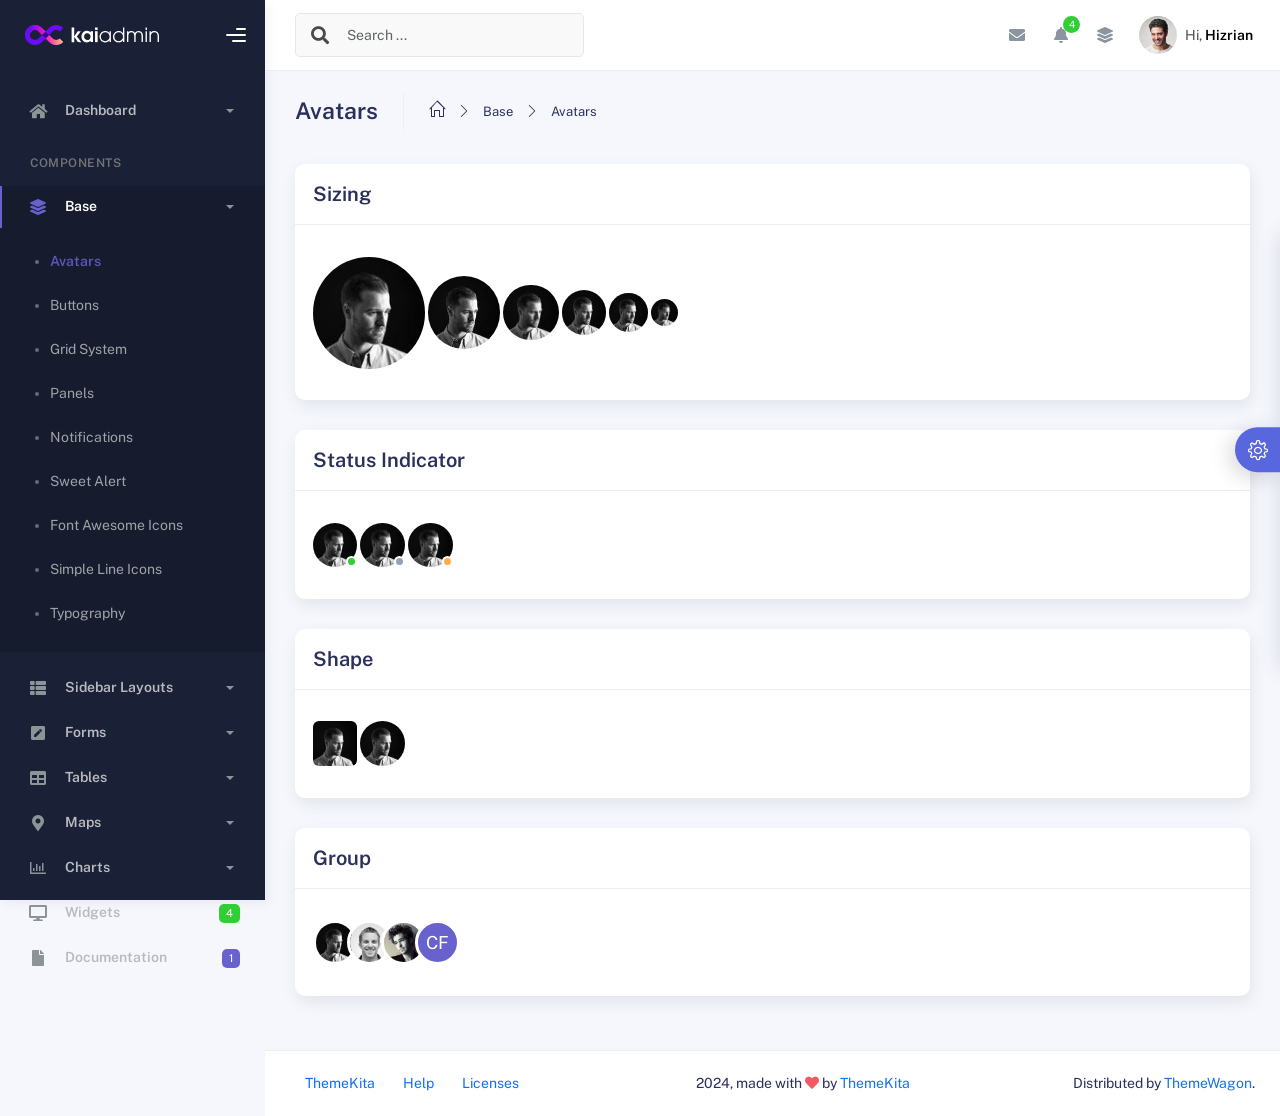
<file: kaiadmin-lite-1.2.0/components/avatars.html>
<!DOCTYPE html>
<html lang="en">
<head>
	<meta http-equiv="X-UA-Compatible" content="IE=edge" />
	<title>Avatars - Kaiadmin Bootstrap 5 Admin Dashboard</title>
	<meta content='width=device-width, initial-scale=1.0, shrink-to-fit=no' name='viewport' />
	<link rel="icon" href="../assets/img/kaiadmin/favicon.ico" type="image/x-icon"/>

	<!-- Fonts and icons -->
	<script src="../assets/js/plugin/webfont/webfont.min.js"></script>
	<script>
		WebFont.load({
			google: {"families":["Public Sans:300,400,500,600,700"]},
			custom: {"families":["Font Awesome 5 Solid", "Font Awesome 5 Regular", "Font Awesome 5 Brands", "simple-line-icons"], urls: ['../assets/css/fonts.min.css']},
			active: function() {
				sessionStorage.fonts = true;
			}
		});
	</script>

	<!-- CSS Files -->
	<link rel="stylesheet" href="../assets/css/bootstrap.min.css">
	<link rel="stylesheet" href="../assets/css/plugins.min.css">
	<link rel="stylesheet" href="../assets/css/kaiadmin.min.css">

	<!-- CSS Just for demo purpose, don't include it in your project -->
	<link rel="stylesheet" href="../assets/css/demo.css">
</head>
<body>
	<div class="wrapper">
		<!-- Sidebar -->
		<div class="sidebar" data-background-color="dark">
			<div class="sidebar-logo">
				<!-- Logo Header -->
				<div class="logo-header" data-background-color="dark">

					<a href="../index.html" class="logo">
						<img src="../assets/img/kaiadmin/logo_light.svg" alt="navbar brand" class="navbar-brand" height="20">
					</a>
					<div class="nav-toggle">
						<button class="btn btn-toggle toggle-sidebar">
							<i class="gg-menu-right"></i>
						</button>
						<button class="btn btn-toggle sidenav-toggler">
							<i class="gg-menu-left"></i>
						</button>
					</div>
					<button class="topbar-toggler more">
						<i class="gg-more-vertical-alt"></i>
					</button>
				</div>
				<!-- End Logo Header -->	
			</div>	
			<div class="sidebar-wrapper scrollbar scrollbar-inner">
				<div class="sidebar-content">
					<ul class="nav nav-secondary">
						<li class="nav-item">
							<a data-bs-toggle="collapse" href="#dashboard" class="collapsed" aria-expanded="false">
								<i class="fas fa-home"></i>
								<p>Dashboard</p>
								<span class="caret"></span>
							</a>
							<div class="collapse" id="dashboard">
								<ul class="nav nav-collapse">
									<li>
										<a href="../../demo1/index.html">
											<span class="sub-item">Dashboard 1</span>
										</a>
									</li>
								</ul>
							</div>
						</li>
						<li class="nav-section">
							<span class="sidebar-mini-icon">
								<i class="fa fa-ellipsis-h"></i>
							</span>
							<h4 class="text-section">Components</h4>
						</li>
						<li class="nav-item active submenu">
							<a data-bs-toggle="collapse" href="#base">
								<i class="fas fa-layer-group"></i>
								<p>Base</p>
								<span class="caret"></span>
							</a>
							<div class="collapse show" id="base">
								<ul class="nav nav-collapse">
									<li class="active">
										<a href="../components/avatars.html">
											<span class="sub-item">Avatars</span>
										</a>
									</li>
									<li>
										<a href="../components/buttons.html">
											<span class="sub-item">Buttons</span>
										</a>
									</li>
									<li>
										<a href="../components/gridsystem.html">
											<span class="sub-item">Grid System</span>
										</a>
									</li>
									<li>
										<a href="../components/panels.html">
											<span class="sub-item">Panels</span>
										</a>
									</li>
									<li>
										<a href="../components/notifications.html">
											<span class="sub-item">Notifications</span>
										</a>
									</li>
									<li>
										<a href="../components/sweetalert.html">
											<span class="sub-item">Sweet Alert</span>
										</a>
									</li>
									<li>
										<a href="../components/font-awesome-icons.html">
											<span class="sub-item">Font Awesome Icons</span>
										</a>
									</li>
									<li>
										<a href="../components/simple-line-icons.html">
											<span class="sub-item">Simple Line Icons</span>
										</a>
									</li>
									<li>
										<a href="../components/typography.html">
											<span class="sub-item">Typography</span>
										</a>
									</li>
								</ul>
							</div>
						</li>
						<li class="nav-item">
							<a data-bs-toggle="collapse" href="#sidebarLayouts">
								<i class="fas fa-th-list"></i>
								<p>Sidebar Layouts</p>
								<span class="caret"></span>
							</a>
							<div class="collapse" id="sidebarLayouts">
								<ul class="nav nav-collapse">
									<li>
										<a href="../sidebar-style-2.html">
											<span class="sub-item">Sidebar Style 2</span>
										</a>
									</li>
									<li>
										<a href="../icon-menu.html">
											<span class="sub-item">Icon Menu</span>
										</a>
									</li>
								</ul>
							</div>
						</li>
						<li class="nav-item">
							<a data-bs-toggle="collapse" href="#forms">
								<i class="fas fa-pen-square"></i>
								<p>Forms</p>
								<span class="caret"></span>
							</a>
							<div class="collapse" id="forms">
								<ul class="nav nav-collapse">
									<li>
										<a href="../forms/forms.html">
											<span class="sub-item">Basic Form</span>
										</a>
									</li>
								</ul>
							</div>
						</li>
						<li class="nav-item">
							<a data-bs-toggle="collapse" href="#tables">
								<i class="fas fa-table"></i>
								<p>Tables</p>
								<span class="caret"></span>
							</a>
							<div class="collapse" id="tables">
								<ul class="nav nav-collapse">
									<li>
										<a href="../tables/tables.html">
											<span class="sub-item">Basic Table</span>
										</a>
									</li>
									<li>
										<a href="../tables/datatables.html">
											<span class="sub-item">Datatables</span>
										</a>
									</li>
								</ul>
							</div>
						</li>
						<li class="nav-item">
							<a data-bs-toggle="collapse" href="#maps">
								<i class="fas fa-map-marker-alt"></i>
								<p>Maps</p>
								<span class="caret"></span>
							</a>
							<div class="collapse" id="maps">
								<ul class="nav nav-collapse">
									<li>
										<a href="../maps/googlemaps.html">
											<span class="sub-item">Google Maps</span>
										</a>
									</li>
									<li>
										<a href="../maps/jsvectormap.html">
											<span class="sub-item">Jsvectormap</span>
										</a>
									</li>
								</ul>
							</div>
						</li>
						<li class="nav-item">
							<a data-bs-toggle="collapse" href="#charts">
								<i class="far fa-chart-bar"></i>
								<p>Charts</p>
								<span class="caret"></span>
							</a>
							<div class="collapse" id="charts">
								<ul class="nav nav-collapse">
									<li>
										<a href="../charts/charts.html">
											<span class="sub-item">Chart Js</span>
										</a>
									</li>
									<li>
										<a href="../charts/sparkline.html">
											<span class="sub-item">Sparkline</span>
										</a>
									</li>
								</ul>
							</div>
						</li>
						<li class="nav-item">
							<a href="../widgets.html">
								<i class="fas fa-desktop"></i>
								<p>Widgets</p>
								<span class="badge badge-success">4</span>
							</a>
						</li>
						<li class="nav-item">
							<a href="../../../documentation/index.html">
							  <i class="fas fa-file"></i>
							  <p>Documentation</p>
							  <span class="badge badge-secondary">1</span>
							</a>
						</li>
						<li class="nav-item">
							<a data-bs-toggle="collapse" href="#submenu">
								<i class="fas fa-bars"></i>
								<p>Menu Levels</p>
								<span class="caret"></span>
							</a>
							<div class="collapse" id="submenu">
								<ul class="nav nav-collapse">
									<li>
										<a data-bs-toggle="collapse" href="#subnav1">
											<span class="sub-item">Level 1</span>
											<span class="caret"></span>
										</a>
										<div class="collapse" id="subnav1">
											<ul class="nav nav-collapse subnav">
												<li>
													<a href="#">
														<span class="sub-item">Level 2</span>
													</a>
												</li>
												<li>
													<a href="#">
														<span class="sub-item">Level 2</span>
													</a>
												</li>
											</ul>
										</div>
									</li>
									<li>
										<a data-bs-toggle="collapse" href="#subnav2">
											<span class="sub-item">Level 1</span>
											<span class="caret"></span>
										</a>
										<div class="collapse" id="subnav2">
											<ul class="nav nav-collapse subnav">
												<li>
													<a href="#">
														<span class="sub-item">Level 2</span>
													</a>
												</li>
											</ul>
										</div>
									</li>
									<li>
										<a href="#">
											<span class="sub-item">Level 1</span>
										</a>
									</li>
								</ul>
							</div>
						</li>
					</ul>
				</div>
			</div>
		</div>
		<!-- End Sidebar -->

		<div class="main-panel">
			<div class="main-header">
				<div class="main-header-logo">
					<!-- Logo Header -->
					<div class="logo-header" data-background-color="dark">

						<a href="../index.html" class="logo">
							<img src="../assets/img/kaiadmin/logo_light.svg" alt="navbar brand" class="navbar-brand" height="20">
						</a>
						<div class="nav-toggle">
							<button class="btn btn-toggle toggle-sidebar">
								<i class="gg-menu-right"></i>
							</button>
							<button class="btn btn-toggle sidenav-toggler">
								<i class="gg-menu-left"></i>
							</button>
						</div>
						<button class="topbar-toggler more">
							<i class="gg-more-vertical-alt"></i>
						</button>

					</div>
					<!-- End Logo Header -->
				</div>
				<!-- Navbar Header -->
				<nav class="navbar navbar-header navbar-header-transparent navbar-expand-lg border-bottom">

					<div class="container-fluid">
						<nav class="navbar navbar-header-left navbar-expand-lg navbar-form nav-search p-0 d-none d-lg-flex">
							<div class="input-group">
								<div class="input-group-prepend">
									<button type="submit" class="btn btn-search pe-1">
										<i class="fa fa-search search-icon"></i>
									</button>
								</div>
								<input type="text" placeholder="Search ..." class="form-control">
							</div>
						</nav>

						<ul class="navbar-nav topbar-nav ms-md-auto align-items-center">
							<li class="nav-item topbar-icon dropdown hidden-caret d-flex d-lg-none">
								<a class="nav-link dropdown-toggle" data-bs-toggle="dropdown" href="#" role="button" aria-expanded="false" aria-haspopup="true">
									<i class="fa fa-search"></i>
								</a>
								<ul class="dropdown-menu dropdown-search animated fadeIn">
									<form class="navbar-left navbar-form nav-search">
										<div class="input-group">
											<input type="text" placeholder="Search ..." class="form-control">
										</div>
									</form>
								</ul>
							</li>
							<li class="nav-item topbar-icon dropdown hidden-caret">
								<a class="nav-link dropdown-toggle" href="#" id="messageDropdown" role="button" data-bs-toggle="dropdown" aria-haspopup="true" aria-expanded="false">
									<i class="fa fa-envelope"></i>
								</a>
								<ul class="dropdown-menu messages-notif-box animated fadeIn" aria-labelledby="messageDropdown">
									<li>
										<div class="dropdown-title d-flex justify-content-between align-items-center">
											Messages 									
											<a href="#" class="small">Mark all as read</a>
										</div>
									</li>
									<li>
										<div class="message-notif-scroll scrollbar-outer">
											<div class="notif-center">
												<a href="#">
													<div class="notif-img"> 
														<img src="../assets/img/jm_denis.jpg" alt="Img Profile">
													</div>
													<div class="notif-content">
														<span class="subject">Jimmy Denis</span>
														<span class="block">
															How are you ?
														</span>
														<span class="time">5 minutes ago</span> 
													</div>
												</a>
												<a href="#">
													<div class="notif-img"> 
														<img src="../assets/img/chadengle.jpg" alt="Img Profile">
													</div>
													<div class="notif-content">
														<span class="subject">Chad</span>
														<span class="block">
															Ok, Thanks !
														</span>
														<span class="time">12 minutes ago</span> 
													</div>
												</a>
												<a href="#">
													<div class="notif-img"> 
														<img src="../assets/img/mlane.jpg" alt="Img Profile">
													</div>
													<div class="notif-content">
														<span class="subject">Jhon Doe</span>
														<span class="block">
															Ready for the meeting today...
														</span>
														<span class="time">12 minutes ago</span> 
													</div>
												</a>
												<a href="#">
													<div class="notif-img"> 
														<img src="../assets/img/talha.jpg" alt="Img Profile">
													</div>
													<div class="notif-content">
														<span class="subject">Talha</span>
														<span class="block">
															Hi, Apa Kabar ?
														</span>
														<span class="time">17 minutes ago</span> 
													</div>
												</a>
											</div>
										</div>
									</li>
									<li>
										<a class="see-all" href="javascript:void(0);">See all messages<i class="fa fa-angle-right"></i> </a>
									</li>
								</ul>
							</li>
							<li class="nav-item topbar-icon dropdown hidden-caret">
								<a class="nav-link dropdown-toggle" href="#" id="notifDropdown" role="button" data-bs-toggle="dropdown" aria-haspopup="true" aria-expanded="false">
									<i class="fa fa-bell"></i>
									<span class="notification">4</span>
								</a>
								<ul class="dropdown-menu notif-box animated fadeIn" aria-labelledby="notifDropdown">
									<li>
										<div class="dropdown-title">You have 4 new notification</div>
									</li>
									<li>
										<div class="notif-scroll scrollbar-outer">
											<div class="notif-center">
												<a href="#">
													<div class="notif-icon notif-primary"> <i class="fa fa-user-plus"></i> </div>
													<div class="notif-content">
														<span class="block">
															New user registered
														</span>
														<span class="time">5 minutes ago</span> 
													</div>
												</a>
												<a href="#">
													<div class="notif-icon notif-success"> <i class="fa fa-comment"></i> </div>
													<div class="notif-content">
														<span class="block">
															Rahmad commented on Admin
														</span>
														<span class="time">12 minutes ago</span> 
													</div>
												</a>
												<a href="#">
													<div class="notif-img"> 
														<img src="../assets/img/profile2.jpg" alt="Img Profile">
													</div>
													<div class="notif-content">
														<span class="block">
															Reza send messages to you
														</span>
														<span class="time">12 minutes ago</span> 
													</div>
												</a>
												<a href="#">
													<div class="notif-icon notif-danger"> <i class="fa fa-heart"></i> </div>
													<div class="notif-content">
														<span class="block">
															Farrah liked Admin
														</span>
														<span class="time">17 minutes ago</span> 
													</div>
												</a>
											</div>
										</div>
									</li>
									<li>
										<a class="see-all" href="javascript:void(0);">See all notifications<i class="fa fa-angle-right"></i> </a>
									</li>
								</ul>
							</li>
							<li class="nav-item topbar-icon dropdown hidden-caret">
								<a class="nav-link" data-bs-toggle="dropdown" href="#" aria-expanded="false">
									<i class="fas fa-layer-group"></i>
								</a>
								<div class="dropdown-menu quick-actions animated fadeIn">
									<div class="quick-actions-header">
										<span class="title mb-1">Quick Actions</span>
										<span class="subtitle op-7">Shortcuts</span>
									</div>
									<div class="quick-actions-scroll scrollbar-outer">
										<div class="quick-actions-items">
											<div class="row m-0">
												<a class="col-6 col-md-4 p-0" href="#">
													<div class="quick-actions-item">
														<div class="avatar-item bg-danger rounded-circle">
															<i class="far fa-calendar-alt"></i>
														</div>
														<span class="text">Calendar</span>
													</div>
												</a>
												<a class="col-6 col-md-4 p-0" href="#">
													<div class="quick-actions-item">
														<div class="avatar-item bg-warning rounded-circle">
															<i class="fas fa-map"></i>
														</div>
														<span class="text">Maps</span>
													</div>
												</a>
												<a class="col-6 col-md-4 p-0" href="#">
													<div class="quick-actions-item">
														<div class="avatar-item bg-info rounded-circle">
															<i class="fas fa-file-excel"></i>
														</div>
														<span class="text">Reports</span>
													</div>
												</a>
												<a class="col-6 col-md-4 p-0" href="#">
													<div class="quick-actions-item">
														<div class="avatar-item bg-success rounded-circle">
															<i class="fas fa-envelope"></i>
														</div>
														<span class="text">Emails</span>
													</div>
												</a>
												<a class="col-6 col-md-4 p-0" href="#">
													<div class="quick-actions-item">
														<div class="avatar-item bg-primary rounded-circle">
															<i class="fas fa-file-invoice-dollar"></i>
														</div>
														<span class="text">Invoice</span>
													</div>
												</a>
												<a class="col-6 col-md-4 p-0" href="#">
													<div class="quick-actions-item">
														<div class="avatar-item bg-secondary rounded-circle">
															<i class="fas fa-credit-card"></i>
														</div>
														<span class="text">Payments</span>
													</div>
												</a>
											</div>
										</div>
									</div>
								</div>
							</li>
							
							<li class="nav-item topbar-user dropdown hidden-caret">
								<a class="dropdown-toggle profile-pic" data-bs-toggle="dropdown" href="#" aria-expanded="false">
									<div class="avatar-sm">
										<img src="../assets/img/profile.jpg" alt="..." class="avatar-img rounded-circle">
									</div>
									<span class="profile-username">
										<span class="op-7">Hi,</span> <span class="fw-bold">Hizrian</span>
									</span>
								</a>
								<ul class="dropdown-menu dropdown-user animated fadeIn">
									<div class="dropdown-user-scroll scrollbar-outer">
										<li>
											<div class="user-box">
												<div class="avatar-lg"><img src="../assets/img/profile.jpg" alt="image profile" class="avatar-img rounded"></div>
												<div class="u-text">
													<h4>Hizrian</h4>
													<p class="text-muted">hello@example.com</p><a href="profile.html" class="btn btn-xs btn-secondary btn-sm">View Profile</a>
												</div>
											</div>
										</li>
										<li>
											<div class="dropdown-divider"></div>
											<a class="dropdown-item" href="#">My Profile</a>
											<a class="dropdown-item" href="#">My Balance</a>
											<a class="dropdown-item" href="#">Inbox</a>
											<div class="dropdown-divider"></div>
											<a class="dropdown-item" href="#">Account Setting</a>
											<div class="dropdown-divider"></div>
											<a class="dropdown-item" href="#">Logout</a>
										</li>
									</div>
								</ul>
							</li>
						</ul>
					</div>
				</nav>
				<!-- End Navbar -->
			</div>
			
			<div class="container">
				<div class="page-inner">
					<div class="page-header">
						<h3 class="fw-bold mb-3">Avatars</h3>
						<ul class="breadcrumbs mb-3">
							<li class="nav-home">
								<a href="#">
									<i class="icon-home"></i>
								</a>
							</li>
							<li class="separator">
								<i class="icon-arrow-right"></i>
							</li>
							<li class="nav-item">
								<a href="#">Base</a>
							</li>
							<li class="separator">
								<i class="icon-arrow-right"></i>
							</li>
							<li class="nav-item">
								<a href="#">Avatars</a>
							</li>
						</ul>
					</div>
					<div class="row">
						<div class="col-md-12">
							<div class="card">
								<div class="card-header">
									<h4 class="card-title">Sizing</h4>

								</div>
								<div class="card-body">
									<p class="demo">
										<div class="avatar avatar-xxl">
											<img src="../assets/img/jm_denis.jpg" alt="..." class="avatar-img rounded-circle">
										</div>

										<div class="avatar avatar-xl">
											<img src="../assets/img/jm_denis.jpg" alt="..." class="avatar-img rounded-circle">
										</div>

										<div class="avatar avatar-lg">
											<img src="../assets/img/jm_denis.jpg" alt="..." class="avatar-img rounded-circle">
										</div>

										<div class="avatar">
											<img src="../assets/img/jm_denis.jpg" alt="..." class="avatar-img rounded-circle">
										</div>

										<div class="avatar avatar-sm">
											<img src="../assets/img/jm_denis.jpg" alt="..." class="avatar-img rounded-circle">
										</div>

										<div class="avatar avatar-xs">
											<img src="../assets/img/jm_denis.jpg" alt="..." class="avatar-img rounded-circle">
										</div>
									</p>
								</div>
							</div>
						</div>
						<div class="col-md-12">
							<div class="card">
								<div class="card-header">
									<h4 class="card-title">Status Indicator</h4>

								</div>
								<div class="card-body">
									<p class="demo">
										<div class="avatar avatar-online">
											<img src="../assets/img/jm_denis.jpg" alt="..." class="avatar-img rounded-circle">
										</div>

										<div class="avatar avatar-offline">
											<img src="../assets/img/jm_denis.jpg" alt="..." class="avatar-img rounded-circle">
										</div>

										<div class="avatar avatar-away">
											<img src="../assets/img/jm_denis.jpg" alt="..." class="avatar-img rounded-circle">
										</div>
									</p>
								</div>
							</div>
						</div>
						<div class="col-md-12">
							<div class="card">
								<div class="card-header">
									<h4 class="card-title">Shape</h4>

								</div>
								<div class="card-body">
									<p class="demo">
										<div class="avatar">
											<img src="../assets/img/jm_denis.jpg" alt="..." class="avatar-img rounded">
										</div>

										<div class="avatar">
											<img src="../assets/img/jm_denis.jpg" alt="..." class="avatar-img rounded-circle">
										</div>
									</p>
								</div>
							</div>
						</div>
						<div class="col-md-12">
							<div class="card">
								<div class="card-header">
									<h4 class="card-title">Group</h4>

								</div>
								<div class="card-body">
									<p class="demo">
										<div class="avatar-group">
											<div class="avatar">
												<img src="../assets/img/jm_denis.jpg" alt="..." class="avatar-img rounded-circle border border-white">
											</div>
											<div class="avatar">
												<img src="../assets/img/chadengle.jpg" alt="..." class="avatar-img rounded-circle border border-white">
											</div>
											<div class="avatar">
												<img src="../assets/img/mlane.jpg" alt="..." class="avatar-img rounded-circle border border-white">
											</div>
											<div class="avatar">
												<span class="avatar-title rounded-circle border border-white">CF</span>
											</div>
										</div>
									</p>
								</div>
							</div>
						</div>
					</div>
				</div>
			</div>
			
			<footer class="footer">
				<div class="container-fluid d-flex justify-content-between">
					<nav class="pull-left">
						<ul class="nav">
							<li class="nav-item">
								<a class="nav-link" href="http://www.themekita.com">
									ThemeKita
								</a>
							</li>
							<li class="nav-item">
								<a class="nav-link" href="#"> Help </a>
							</li>
							<li class="nav-item">
								<a class="nav-link" href="#"> Licenses </a>
							</li>
						</ul>
					</nav>
					<div class="copyright">
						2024, made with <i class="fa fa-heart heart text-danger"></i> by
						<a href="http://www.themekita.com">ThemeKita</a>
					</div>
					<div>
						Distributed by
						<a target="_blank" href="https://themewagon.com/">ThemeWagon</a>.
					</div>
				</div>
			</footer>
		</div>
		
		<!-- Custom template | don't include it in your project! -->
		<div class="custom-template">
			<div class="title">Settings</div>
			<div class="custom-content">
				<div class="switcher">
					<div class="switch-block">
						<h4>Logo Header</h4>
						<div class="btnSwitch">
							<button type="button" class=" selected changeLogoHeaderColor" data-color="dark"></button>
							<button type="button" class="selected changeLogoHeaderColor" data-color="blue"></button>
							<button type="button" class="changeLogoHeaderColor" data-color="purple"></button>
							<button type="button" class="changeLogoHeaderColor" data-color="light-blue"></button>
							<button type="button" class="changeLogoHeaderColor" data-color="green"></button>
							<button type="button" class="changeLogoHeaderColor" data-color="orange"></button>
							<button type="button" class="changeLogoHeaderColor" data-color="red"></button>
							<button type="button" class="changeLogoHeaderColor" data-color="white"></button>
							<br/>
							<button type="button" class="changeLogoHeaderColor" data-color="dark2"></button>
							<button type="button" class="changeLogoHeaderColor" data-color="blue2"></button>
							<button type="button" class="changeLogoHeaderColor" data-color="purple2"></button>
							<button type="button" class="changeLogoHeaderColor" data-color="light-blue2"></button>
							<button type="button" class="changeLogoHeaderColor" data-color="green2"></button>
							<button type="button" class="changeLogoHeaderColor" data-color="orange2"></button>
							<button type="button" class="changeLogoHeaderColor" data-color="red2"></button>
						</div>
					</div>
					<div class="switch-block">
						<h4>Navbar Header</h4>
						<div class="btnSwitch">
							<button type="button" class="changeTopBarColor" data-color="dark"></button>
							<button type="button" class="changeTopBarColor" data-color="blue"></button>
							<button type="button" class="changeTopBarColor" data-color="purple"></button>
							<button type="button" class="changeTopBarColor" data-color="light-blue"></button>
							<button type="button" class="changeTopBarColor" data-color="green"></button>
							<button type="button" class="changeTopBarColor" data-color="orange"></button>
							<button type="button" class="changeTopBarColor" data-color="red"></button>
							<button type="button" class="changeTopBarColor" data-color="white"></button>
							<br/>
							<button type="button" class="changeTopBarColor" data-color="dark2"></button>
							<button type="button" class="selected changeTopBarColor" data-color="blue2"></button>
							<button type="button" class="changeTopBarColor" data-color="purple2"></button>
							<button type="button" class="changeTopBarColor" data-color="light-blue2"></button>
							<button type="button" class="changeTopBarColor" data-color="green2"></button>
							<button type="button" class="changeTopBarColor" data-color="orange2"></button>
							<button type="button" class="changeTopBarColor" data-color="red2"></button>
						</div>
					</div>
					<div class="switch-block">
						<h4>Sidebar</h4>
						<div class="btnSwitch">
							<button type="button" class="selected changeSideBarColor" data-color="white"></button>
							<button type="button" class="changeSideBarColor" data-color="dark"></button>
							<button type="button" class="changeSideBarColor" data-color="dark2"></button>
						</div>
					</div>
				</div>
			</div>
			<div class="custom-toggle">
				<i class="icon-settings"></i>
			</div>
		</div>
		<!-- End Custom template -->
	</div>
	<!--   Core JS Files   -->
	<script src="../assets/js/core/jquery-3.7.1.min.js"></script>
	<script src="../assets/js/core/popper.min.js"></script>
	<script src="../assets/js/core/bootstrap.min.js"></script>
	
	<!-- jQuery Scrollbar -->
	<script src="../assets/js/plugin/jquery-scrollbar/jquery.scrollbar.min.js"></script>
	<!-- Moment JS -->
	<script src="../assets/js/plugin/moment/moment.min.js"></script>

	<!-- Chart JS -->
	<script src="../assets/js/plugin/chart.js/chart.min.js"></script>

	<!-- jQuery Sparkline -->
	<script src="../assets/js/plugin/jquery.sparkline/jquery.sparkline.min.js"></script>

	<!-- Chart Circle -->
	<script src="../assets/js/plugin/chart-circle/circles.min.js"></script>

	<!-- Datatables -->
	<script src="../assets/js/plugin/datatables/datatables.min.js"></script>

	<!-- Bootstrap Notify -->
	<script src="../assets/js/plugin/bootstrap-notify/bootstrap-notify.min.js"></script>

	<!-- jQuery Vector Maps -->
	<script src="../assets/js/plugin/jsvectormap/jsvectormap.min.js"></script>
	<script src="../assets/js/plugin/jsvectormap/world.js"></script>

	<!-- Sweet Alert -->
	<script src="../assets/js/plugin/sweetalert/sweetalert.min.js"></script>

	<!-- Kaiadmin JS -->
	<script src="../assets/js/kaiadmin.min.js"></script>

	<!-- Kaiadmin DEMO methods, don't include it in your project! -->
	<script src="../assets/js/setting-demo2.js"></script>
</body>
</html>
</file>
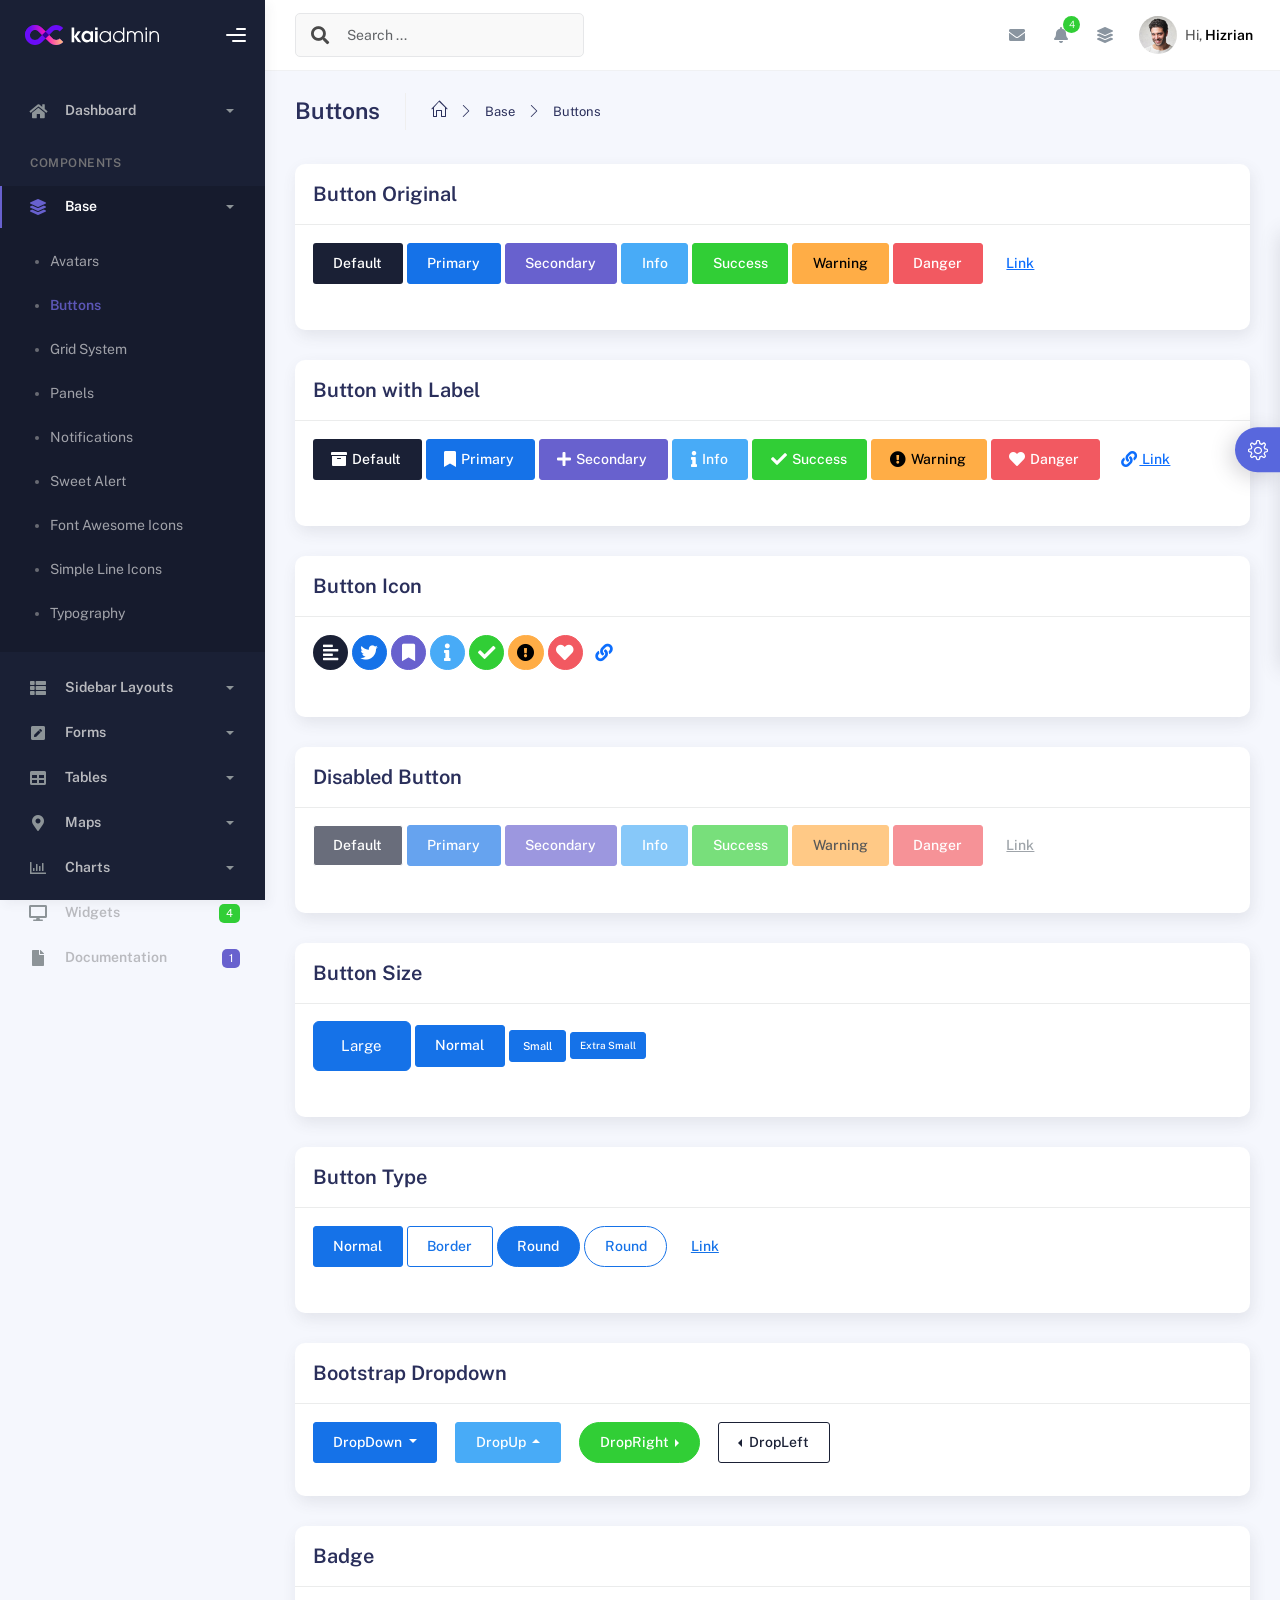
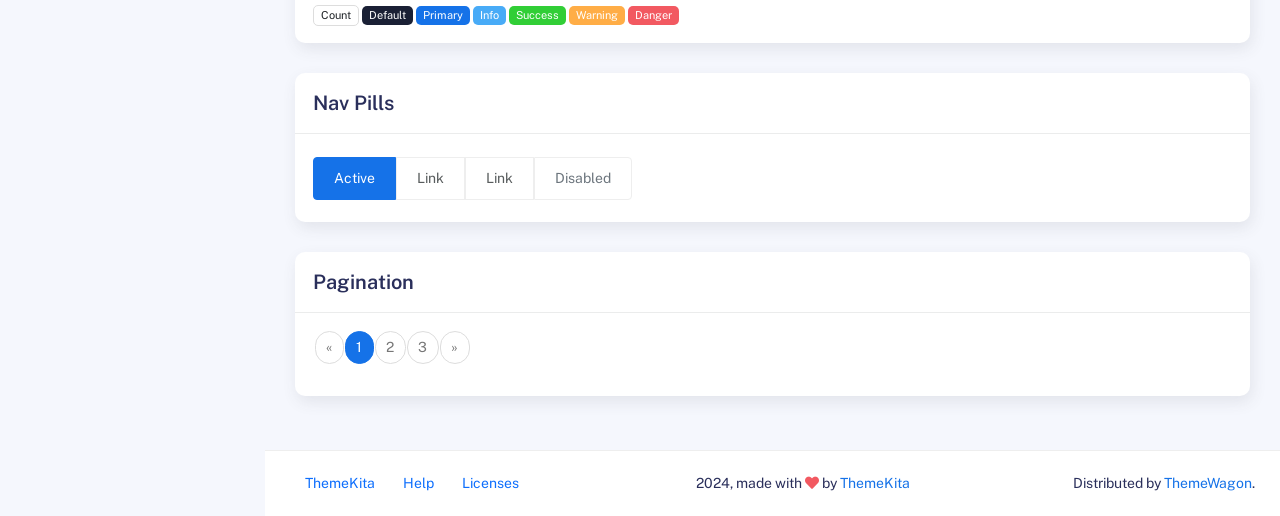
<file: kaiadmin-lite-1.2.0/components/buttons.html>
<!DOCTYPE html>
<html lang="en">
  <head>
    <meta http-equiv="X-UA-Compatible" content="IE=edge" />
    <title>Buttons - Kaiadmin Bootstrap 5 Admin Dashboard</title>
    <meta
      content="width=device-width, initial-scale=1.0, shrink-to-fit=no"
      name="viewport"
    />
    <link
      rel="icon"
      href="../assets/img/kaiadmin/favicon.ico"
      type="image/x-icon"
    />

    <!-- Fonts and icons -->
    <script src="../assets/js/plugin/webfont/webfont.min.js"></script>
    <script>
      WebFont.load({
        google: { families: ["Public Sans:300,400,500,600,700"] },
        custom: {
          families: [
            "Font Awesome 5 Solid",
            "Font Awesome 5 Regular",
            "Font Awesome 5 Brands",
            "simple-line-icons",
          ],
          urls: ["../assets/css/fonts.min.css"],
        },
        active: function () {
          sessionStorage.fonts = true;
        },
      });
    </script>

    <!-- CSS Files -->
    <link rel="stylesheet" href="../assets/css/bootstrap.min.css" />
    <link rel="stylesheet" href="../assets/css/plugins.min.css" />
    <link rel="stylesheet" href="../assets/css/kaiadmin.min.css" />

    <!-- CSS Just for demo purpose, don't include it in your project -->
    <link rel="stylesheet" href="../assets/css/demo.css" />
  </head>
  <body>
    <div class="wrapper">
      <!-- Sidebar -->
      <div class="sidebar" data-background-color="dark">
        <div class="sidebar-logo">
          <!-- Logo Header -->
          <div class="logo-header" data-background-color="dark">
            <a href="../index.html" class="logo">
              <img
                src="../assets/img/kaiadmin/logo_light.svg"
                alt="navbar brand"
                class="navbar-brand"
                height="20"
              />
            </a>
            <div class="nav-toggle">
              <button class="btn btn-toggle toggle-sidebar">
                <i class="gg-menu-right"></i>
              </button>
              <button class="btn btn-toggle sidenav-toggler">
                <i class="gg-menu-left"></i>
              </button>
            </div>
            <button class="topbar-toggler more">
              <i class="gg-more-vertical-alt"></i>
            </button>
          </div>
          <!-- End Logo Header -->
        </div>
        <div class="sidebar-wrapper scrollbar scrollbar-inner">
          <div class="sidebar-content">
            <ul class="nav nav-secondary">
              <li class="nav-item">
                <a
                  data-bs-toggle="collapse"
                  href="#dashboard"
                  class="collapsed"
                  aria-expanded="false"
                >
                  <i class="fas fa-home"></i>
                  <p>Dashboard</p>
                  <span class="caret"></span>
                </a>
                <div class="collapse" id="dashboard">
                  <ul class="nav nav-collapse">
                    <li>
                      <a href="../../demo1/index.html">
                        <span class="sub-item">Dashboard 1</span>
                      </a>
                    </li>
                  </ul>
                </div>
              </li>
              <li class="nav-section">
                <span class="sidebar-mini-icon">
                  <i class="fa fa-ellipsis-h"></i>
                </span>
                <h4 class="text-section">Components</h4>
              </li>
              <li class="nav-item active submenu">
                <a data-bs-toggle="collapse" href="#base">
                  <i class="fas fa-layer-group"></i>
                  <p>Base</p>
                  <span class="caret"></span>
                </a>
                <div class="collapse show" id="base">
                  <ul class="nav nav-collapse">
                    <li>
                      <a href="../components/avatars.html">
                        <span class="sub-item">Avatars</span>
                      </a>
                    </li>
                    <li class="active">
                      <a href="../components/buttons.html">
                        <span class="sub-item">Buttons</span>
                      </a>
                    </li>
                    <li>
                      <a href="../components/gridsystem.html">
                        <span class="sub-item">Grid System</span>
                      </a>
                    </li>
                    <li>
                      <a href="../components/panels.html">
                        <span class="sub-item">Panels</span>
                      </a>
                    </li>
                    <li>
                      <a href="../components/notifications.html">
                        <span class="sub-item">Notifications</span>
                      </a>
                    </li>
                    <li>
                      <a href="../components/sweetalert.html">
                        <span class="sub-item">Sweet Alert</span>
                      </a>
                    </li>
                    <li>
                      <a href="../components/font-awesome-icons.html">
                        <span class="sub-item">Font Awesome Icons</span>
                      </a>
                    </li>
                    <li>
                      <a href="../components/simple-line-icons.html">
                        <span class="sub-item">Simple Line Icons</span>
                      </a>
                    </li>
                    <li>
                      <a href="../components/typography.html">
                        <span class="sub-item">Typography</span>
                      </a>
                    </li>
                  </ul>
                </div>
              </li>
              <li class="nav-item">
                <a data-bs-toggle="collapse" href="#sidebarLayouts">
                  <i class="fas fa-th-list"></i>
                  <p>Sidebar Layouts</p>
                  <span class="caret"></span>
                </a>
                <div class="collapse" id="sidebarLayouts">
                  <ul class="nav nav-collapse">
                    <li>
                      <a href="../sidebar-style-2.html">
                        <span class="sub-item">Sidebar Style 2</span>
                      </a>
                    </li>
                    <li>
                      <a href="../icon-menu.html">
                        <span class="sub-item">Icon Menu</span>
                      </a>
                    </li>
                  </ul>
                </div>
              </li>
              <li class="nav-item">
                <a data-bs-toggle="collapse" href="#forms">
                  <i class="fas fa-pen-square"></i>
                  <p>Forms</p>
                  <span class="caret"></span>
                </a>
                <div class="collapse" id="forms">
                  <ul class="nav nav-collapse">
                    <li>
                      <a href="../forms/forms.html">
                        <span class="sub-item">Basic Form</span>
                      </a>
                    </li>
                  </ul>
                </div>
              </li>
              <li class="nav-item">
                <a data-bs-toggle="collapse" href="#tables">
                  <i class="fas fa-table"></i>
                  <p>Tables</p>
                  <span class="caret"></span>
                </a>
                <div class="collapse" id="tables">
                  <ul class="nav nav-collapse">
                    <li>
                      <a href="../tables/tables.html">
                        <span class="sub-item">Basic Table</span>
                      </a>
                    </li>
                    <li>
                      <a href="../tables/datatables.html">
                        <span class="sub-item">Datatables</span>
                      </a>
                    </li>
                  </ul>
                </div>
              </li>
              <li class="nav-item">
                <a data-bs-toggle="collapse" href="#maps">
                  <i class="fas fa-map-marker-alt"></i>
                  <p>Maps</p>
                  <span class="caret"></span>
                </a>
                <div class="collapse" id="maps">
                  <ul class="nav nav-collapse">
                    <li>
                      <a href="../maps/googlemaps.html">
                        <span class="sub-item">Google Maps</span>
                      </a>
                    </li>
                    <li>
                      <a href="../maps/jsvectormap.html">
                        <span class="sub-item">Jsvectormap</span>
                      </a>
                    </li>
                  </ul>
                </div>
              </li>
              <li class="nav-item">
                <a data-bs-toggle="collapse" href="#charts">
                  <i class="far fa-chart-bar"></i>
                  <p>Charts</p>
                  <span class="caret"></span>
                </a>
                <div class="collapse" id="charts">
                  <ul class="nav nav-collapse">
                    <li>
                      <a href="../charts/charts.html">
                        <span class="sub-item">Chart Js</span>
                      </a>
                    </li>
                    <li>
                      <a href="../charts/sparkline.html">
                        <span class="sub-item">Sparkline</span>
                      </a>
                    </li>
                  </ul>
                </div>
              </li>
              <li class="nav-item">
                <a href="../widgets.html">
                  <i class="fas fa-desktop"></i>
                  <p>Widgets</p>
                  <span class="badge badge-success">4</span>
                </a>
              </li>
              <li class="nav-item">
                <a href="../../../documentation/index.html">
                  <i class="fas fa-file"></i>
                  <p>Documentation</p>
                  <span class="badge badge-secondary">1</span>
                </a>
              </li>
              <li class="nav-item">
                <a data-bs-toggle="collapse" href="#submenu">
                  <i class="fas fa-bars"></i>
                  <p>Menu Levels</p>
                  <span class="caret"></span>
                </a>
                <div class="collapse" id="submenu">
                  <ul class="nav nav-collapse">
                    <li>
                      <a data-bs-toggle="collapse" href="#subnav1">
                        <span class="sub-item">Level 1</span>
                        <span class="caret"></span>
                      </a>
                      <div class="collapse" id="subnav1">
                        <ul class="nav nav-collapse subnav">
                          <li>
                            <a href="#">
                              <span class="sub-item">Level 2</span>
                            </a>
                          </li>
                          <li>
                            <a href="#">
                              <span class="sub-item">Level 2</span>
                            </a>
                          </li>
                        </ul>
                      </div>
                    </li>
                    <li>
                      <a data-bs-toggle="collapse" href="#subnav2">
                        <span class="sub-item">Level 1</span>
                        <span class="caret"></span>
                      </a>
                      <div class="collapse" id="subnav2">
                        <ul class="nav nav-collapse subnav">
                          <li>
                            <a href="#">
                              <span class="sub-item">Level 2</span>
                            </a>
                          </li>
                        </ul>
                      </div>
                    </li>
                    <li>
                      <a href="#">
                        <span class="sub-item">Level 1</span>
                      </a>
                    </li>
                  </ul>
                </div>
              </li>
            </ul>
          </div>
        </div>
      </div>
      <!-- End Sidebar -->

      <div class="main-panel">
        <div class="main-header">
          <div class="main-header-logo">
            <!-- Logo Header -->
            <div class="logo-header" data-background-color="dark">
              <a href="../index.html" class="logo">
                <img
                  src="../assets/img/kaiadmin/logo_light.svg"
                  alt="navbar brand"
                  class="navbar-brand"
                  height="20"
                />
              </a>
              <div class="nav-toggle">
                <button class="btn btn-toggle toggle-sidebar">
                  <i class="gg-menu-right"></i>
                </button>
                <button class="btn btn-toggle sidenav-toggler">
                  <i class="gg-menu-left"></i>
                </button>
              </div>
              <button class="topbar-toggler more">
                <i class="gg-more-vertical-alt"></i>
              </button>
            </div>
            <!-- End Logo Header -->
          </div>
          <!-- Navbar Header -->
          <nav
            class="navbar navbar-header navbar-header-transparent navbar-expand-lg border-bottom"
          >
            <div class="container-fluid">
              <nav
                class="navbar navbar-header-left navbar-expand-lg navbar-form nav-search p-0 d-none d-lg-flex"
              >
                <div class="input-group">
                  <div class="input-group-prepend">
                    <button type="submit" class="btn btn-search pe-1">
                      <i class="fa fa-search search-icon"></i>
                    </button>
                  </div>
                  <input
                    type="text"
                    placeholder="Search ..."
                    class="form-control"
                  />
                </div>
              </nav>

              <ul class="navbar-nav topbar-nav ms-md-auto align-items-center">
                <li
                  class="nav-item topbar-icon dropdown hidden-caret d-flex d-lg-none"
                >
                  <a
                    class="nav-link dropdown-toggle"
                    data-bs-toggle="dropdown"
                    href="#"
                    role="button"
                    aria-expanded="false"
                    aria-haspopup="true"
                  >
                    <i class="fa fa-search"></i>
                  </a>
                  <ul class="dropdown-menu dropdown-search animated fadeIn">
                    <form class="navbar-left navbar-form nav-search">
                      <div class="input-group">
                        <input
                          type="text"
                          placeholder="Search ..."
                          class="form-control"
                        />
                      </div>
                    </form>
                  </ul>
                </li>
                <li class="nav-item topbar-icon dropdown hidden-caret">
                  <a
                    class="nav-link dropdown-toggle"
                    href="#"
                    id="messageDropdown"
                    role="button"
                    data-bs-toggle="dropdown"
                    aria-haspopup="true"
                    aria-expanded="false"
                  >
                    <i class="fa fa-envelope"></i>
                  </a>
                  <ul
                    class="dropdown-menu messages-notif-box animated fadeIn"
                    aria-labelledby="messageDropdown"
                  >
                    <li>
                      <div
                        class="dropdown-title d-flex justify-content-between align-items-center"
                      >
                        Messages
                        <a href="#" class="small">Mark all as read</a>
                      </div>
                    </li>
                    <li>
                      <div class="message-notif-scroll scrollbar-outer">
                        <div class="notif-center">
                          <a href="#">
                            <div class="notif-img">
                              <img
                                src="../assets/img/jm_denis.jpg"
                                alt="Img Profile"
                              />
                            </div>
                            <div class="notif-content">
                              <span class="subject">Jimmy Denis</span>
                              <span class="block"> How are you ? </span>
                              <span class="time">5 minutes ago</span>
                            </div>
                          </a>
                          <a href="#">
                            <div class="notif-img">
                              <img
                                src="../assets/img/chadengle.jpg"
                                alt="Img Profile"
                              />
                            </div>
                            <div class="notif-content">
                              <span class="subject">Chad</span>
                              <span class="block"> Ok, Thanks ! </span>
                              <span class="time">12 minutes ago</span>
                            </div>
                          </a>
                          <a href="#">
                            <div class="notif-img">
                              <img
                                src="../assets/img/mlane.jpg"
                                alt="Img Profile"
                              />
                            </div>
                            <div class="notif-content">
                              <span class="subject">Jhon Doe</span>
                              <span class="block">
                                Ready for the meeting today...
                              </span>
                              <span class="time">12 minutes ago</span>
                            </div>
                          </a>
                          <a href="#">
                            <div class="notif-img">
                              <img
                                src="../assets/img/talha.jpg"
                                alt="Img Profile"
                              />
                            </div>
                            <div class="notif-content">
                              <span class="subject">Talha</span>
                              <span class="block"> Hi, Apa Kabar ? </span>
                              <span class="time">17 minutes ago</span>
                            </div>
                          </a>
                        </div>
                      </div>
                    </li>
                    <li>
                      <a class="see-all" href="javascript:void(0);"
                        >See all messages<i class="fa fa-angle-right"></i>
                      </a>
                    </li>
                  </ul>
                </li>
                <li class="nav-item topbar-icon dropdown hidden-caret">
                  <a
                    class="nav-link dropdown-toggle"
                    href="#"
                    id="notifDropdown"
                    role="button"
                    data-bs-toggle="dropdown"
                    aria-haspopup="true"
                    aria-expanded="false"
                  >
                    <i class="fa fa-bell"></i>
                    <span class="notification">4</span>
                  </a>
                  <ul
                    class="dropdown-menu notif-box animated fadeIn"
                    aria-labelledby="notifDropdown"
                  >
                    <li>
                      <div class="dropdown-title">
                        You have 4 new notification
                      </div>
                    </li>
                    <li>
                      <div class="notif-scroll scrollbar-outer">
                        <div class="notif-center">
                          <a href="#">
                            <div class="notif-icon notif-primary">
                              <i class="fa fa-user-plus"></i>
                            </div>
                            <div class="notif-content">
                              <span class="block"> New user registered </span>
                              <span class="time">5 minutes ago</span>
                            </div>
                          </a>
                          <a href="#">
                            <div class="notif-icon notif-success">
                              <i class="fa fa-comment"></i>
                            </div>
                            <div class="notif-content">
                              <span class="block">
                                Rahmad commented on Admin
                              </span>
                              <span class="time">12 minutes ago</span>
                            </div>
                          </a>
                          <a href="#">
                            <div class="notif-img">
                              <img
                                src="../assets/img/profile2.jpg"
                                alt="Img Profile"
                              />
                            </div>
                            <div class="notif-content">
                              <span class="block">
                                Reza send messages to you
                              </span>
                              <span class="time">12 minutes ago</span>
                            </div>
                          </a>
                          <a href="#">
                            <div class="notif-icon notif-danger">
                              <i class="fa fa-heart"></i>
                            </div>
                            <div class="notif-content">
                              <span class="block"> Farrah liked Admin </span>
                              <span class="time">17 minutes ago</span>
                            </div>
                          </a>
                        </div>
                      </div>
                    </li>
                    <li>
                      <a class="see-all" href="javascript:void(0);"
                        >See all notifications<i class="fa fa-angle-right"></i>
                      </a>
                    </li>
                  </ul>
                </li>
                <li class="nav-item topbar-icon dropdown hidden-caret">
                  <a
                    class="nav-link"
                    data-bs-toggle="dropdown"
                    href="#"
                    aria-expanded="false"
                  >
                    <i class="fas fa-layer-group"></i>
                  </a>
                  <div class="dropdown-menu quick-actions animated fadeIn">
                    <div class="quick-actions-header">
                      <span class="title mb-1">Quick Actions</span>
                      <span class="subtitle op-7">Shortcuts</span>
                    </div>
                    <div class="quick-actions-scroll scrollbar-outer">
                      <div class="quick-actions-items">
                        <div class="row m-0">
                          <a class="col-6 col-md-4 p-0" href="#">
                            <div class="quick-actions-item">
                              <div class="avatar-item bg-danger rounded-circle">
                                <i class="far fa-calendar-alt"></i>
                              </div>
                              <span class="text">Calendar</span>
                            </div>
                          </a>
                          <a class="col-6 col-md-4 p-0" href="#">
                            <div class="quick-actions-item">
                              <div
                                class="avatar-item bg-warning rounded-circle"
                              >
                                <i class="fas fa-map"></i>
                              </div>
                              <span class="text">Maps</span>
                            </div>
                          </a>
                          <a class="col-6 col-md-4 p-0" href="#">
                            <div class="quick-actions-item">
                              <div class="avatar-item bg-info rounded-circle">
                                <i class="fas fa-file-excel"></i>
                              </div>
                              <span class="text">Reports</span>
                            </div>
                          </a>
                          <a class="col-6 col-md-4 p-0" href="#">
                            <div class="quick-actions-item">
                              <div
                                class="avatar-item bg-success rounded-circle"
                              >
                                <i class="fas fa-envelope"></i>
                              </div>
                              <span class="text">Emails</span>
                            </div>
                          </a>
                          <a class="col-6 col-md-4 p-0" href="#">
                            <div class="quick-actions-item">
                              <div
                                class="avatar-item bg-primary rounded-circle"
                              >
                                <i class="fas fa-file-invoice-dollar"></i>
                              </div>
                              <span class="text">Invoice</span>
                            </div>
                          </a>
                          <a class="col-6 col-md-4 p-0" href="#">
                            <div class="quick-actions-item">
                              <div
                                class="avatar-item bg-secondary rounded-circle"
                              >
                                <i class="fas fa-credit-card"></i>
                              </div>
                              <span class="text">Payments</span>
                            </div>
                          </a>
                        </div>
                      </div>
                    </div>
                  </div>
                </li>

                <li class="nav-item topbar-user dropdown hidden-caret">
                  <a
                    class="dropdown-toggle profile-pic"
                    data-bs-toggle="dropdown"
                    href="#"
                    aria-expanded="false"
                  >
                    <div class="avatar-sm">
                      <img
                        src="../assets/img/profile.jpg"
                        alt="..."
                        class="avatar-img rounded-circle"
                      />
                    </div>
                    <span class="profile-username">
                      <span class="op-7">Hi,</span>
                      <span class="fw-bold">Hizrian</span>
                    </span>
                  </a>
                  <ul class="dropdown-menu dropdown-user animated fadeIn">
                    <div class="dropdown-user-scroll scrollbar-outer">
                      <li>
                        <div class="user-box">
                          <div class="avatar-lg">
                            <img
                              src="../assets/img/profile.jpg"
                              alt="image profile"
                              class="avatar-img rounded"
                            />
                          </div>
                          <div class="u-text">
                            <h4>Hizrian</h4>
                            <p class="text-muted">hello@example.com</p>
                            <a
                              href="profile.html"
                              class="btn btn-xs btn-secondary btn-sm"
                              >View Profile</a
                            >
                          </div>
                        </div>
                      </li>
                      <li>
                        <div class="dropdown-divider"></div>
                        <a class="dropdown-item" href="#">My Profile</a>
                        <a class="dropdown-item" href="#">My Balance</a>
                        <a class="dropdown-item" href="#">Inbox</a>
                        <div class="dropdown-divider"></div>
                        <a class="dropdown-item" href="#">Account Setting</a>
                        <div class="dropdown-divider"></div>
                        <a class="dropdown-item" href="#">Logout</a>
                      </li>
                    </div>
                  </ul>
                </li>
              </ul>
            </div>
          </nav>
          <!-- End Navbar -->
        </div>

        <div class="container">
          <div class="page-inner">
            <div class="page-header">
              <h3 class="fw-bold mb-3">Buttons</h3>
              <ul class="breadcrumbs mb-3">
                <li class="nav-home">
                  <a href="#">
                    <i class="icon-home"></i>
                  </a>
                </li>
                <li class="separator">
                  <i class="icon-arrow-right"></i>
                </li>
                <li class="nav-item">
                  <a href="#">Base</a>
                </li>
                <li class="separator">
                  <i class="icon-arrow-right"></i>
                </li>
                <li class="nav-item">
                  <a href="#">Buttons</a>
                </li>
              </ul>
            </div>
            <div class="row">
              <div class="col-md-12">
                <div class="card">
                  <div class="card-header">
                    <h4 class="card-title">Button Original</h4>
                  </div>
                  <div class="card-body">
                    <p class="demo">
                      <button class="btn btn-black">Default</button>

                      <button class="btn btn-primary">Primary</button>

                      <button class="btn btn-secondary">Secondary</button>

                      <button class="btn btn-info">Info</button>

                      <button class="btn btn-success">Success</button>

                      <button class="btn btn-warning">Warning</button>

                      <button class="btn btn-danger">Danger</button>

                      <button class="btn btn-link">Link</button>
                    </p>
                  </div>
                </div>
              </div>
              <div class="col-md-12">
                <div class="card">
                  <div class="card-header">
                    <h4 class="card-title">Button with Label</h4>
                  </div>
                  <div class="card-body">
                    <p class="demo">
                      <button class="btn btn-black">
                        <span class="btn-label">
                          <i class="fa fa-archive"></i>
                        </span>
                        Default
                      </button>

                      <button class="btn btn-primary">
                        <span class="btn-label">
                          <i class="fa fa-bookmark"></i>
                        </span>
                        Primary
                      </button>

                      <button class="btn btn-secondary">
                        <span class="btn-label">
                          <i class="fa fa-plus"></i>
                        </span>
                        Secondary
                      </button>

                      <button class="btn btn-info">
                        <span class="btn-label">
                          <i class="fa fa-info"></i>
                        </span>
                        Info
                      </button>

                      <button class="btn btn-success">
                        <span class="btn-label">
                          <i class="fa fa-check"></i>
                        </span>
                        Success
                      </button>

                      <button class="btn btn-warning">
                        <span class="btn-label">
                          <i class="fa fa-exclamation-circle"></i>
                        </span>
                        Warning
                      </button>

                      <button class="btn btn-danger">
                        <span class="btn-label">
                          <i class="fa fa-heart"></i>
                        </span>
                        Danger
                      </button>

                      <button class="btn btn-link">
                        <span class="btn-label">
                          <i class="fa fa-link"></i>
                        </span>
                        Link
                      </button>
                    </p>
                  </div>
                </div>
              </div>
              <div class="col-md-12">
                <div class="card">
                  <div class="card-header">
                    <h4 class="card-title">Button Icon</h4>
                  </div>
                  <div class="card-body">
                    <p class="demo">
                      <button
                        type="button"
                        class="btn btn-icon btn-round btn-black"
                      >
                        <i class="fa fa-align-left"></i>
                      </button>

                      <button
                        type="button"
                        class="btn btn-icon btn-round btn-primary"
                      >
                        <i class="fab fa-twitter"></i>
                      </button>

                      <button
                        type="button"
                        class="btn btn-icon btn-round btn-secondary"
                      >
                        <i class="fa fa-bookmark"></i>
                      </button>

                      <button
                        type="button"
                        class="btn btn-icon btn-round btn-info"
                      >
                        <i class="fa fa-info"></i>
                      </button>

                      <button
                        type="button"
                        class="btn btn-icon btn-round btn-success"
                      >
                        <i class="fa fa-check"></i>
                      </button>

                      <button
                        type="button"
                        class="btn btn-icon btn-round btn-warning"
                      >
                        <i class="fa fa-exclamation-circle"></i>
                      </button>

                      <button
                        type="button"
                        class="btn btn-icon btn-round btn-danger"
                      >
                        <i class="fa fa-heart"></i>
                      </button>

                      <button type="button" class="btn btn-icon btn-link">
                        <i class="fa fa-link"></i>
                      </button>
                    </p>
                  </div>
                </div>
              </div>
              <div class="col-md-12">
                <div class="card">
                  <div class="card-header">
                    <h4 class="card-title">Disabled Button</h4>
                  </div>
                  <div class="card-body">
                    <p class="demo">
                      <button class="btn btn-black" disabled="disabled">
                        Default
                      </button>

                      <button class="btn btn-primary" disabled="disabled">
                        Primary
                      </button>

                      <button class="btn btn-secondary" disabled="disabled">
                        Secondary
                      </button>

                      <button class="btn btn-info" disabled="disabled">
                        Info
                      </button>

                      <button class="btn btn-success" disabled="disabled">
                        Success
                      </button>

                      <button class="btn btn-warning" disabled="disabled">
                        Warning
                      </button>

                      <button class="btn btn-danger" disabled="disabled">
                        Danger
                      </button>

                      <button class="btn btn-link" disabled>Link</button>
                    </p>
                  </div>
                </div>
              </div>
              <div class="col-md-12">
                <div class="card">
                  <div class="card-header">
                    <h4 class="card-title">Button Size</h4>
                  </div>
                  <div class="card-body">
                    <p class="demo">
                      <button class="btn btn-primary btn-lg">Large</button>

                      <button class="btn btn-primary">Normal</button>

                      <button class="btn btn-primary btn-sm">Small</button>

                      <button class="btn btn-primary btn-xs">
                        Extra Small
                      </button>
                    </p>
                  </div>
                </div>
              </div>
              <div class="col-md-12">
                <div class="card">
                  <div class="card-header">
                    <h4 class="card-title">Button Type</h4>
                  </div>
                  <div class="card-body">
                    <p class="demo">
                      <button class="btn btn-primary">Normal</button>
                      <button class="btn btn-primary btn-border">Border</button>

                      <button class="btn btn-primary btn-round">Round</button>

                      <button class="btn btn-primary btn-border btn-round">
                        Round
                      </button>

                      <button class="btn btn-primary btn-link">Link</button>
                    </p>
                  </div>
                </div>
              </div>

              <div class="col-md-12">
                <div class="card">
                  <div class="card-header">
                    <h4 class="card-title">Bootstrap Dropdown</h4>
                  </div>
                  <div class="card-body">
                    <div class="demo">
                      <div class="btn-group dropdown">
                        <button
                          class="btn btn-primary dropdown-toggle"
                          type="button"
                          data-bs-toggle="dropdown"
                        >
                          DropDown
                        </button>
                        <ul class="dropdown-menu" role="menu">
                          <li>
                            <a class="dropdown-item" href="#">Action</a>
                            <a class="dropdown-item" href="#">Another action</a>
                            <div class="dropdown-divider"></div>
                            <a class="dropdown-item" href="#"
                              >Something else here</a
                            >
                          </li>
                        </ul>
                      </div>

                      <div class="btn-group dropup">
                        <button
                          class="btn btn-info dropdown-toggle"
                          type="button"
                          data-bs-toggle="dropdown"
                        >
                          DropUp
                        </button>
                        <ul class="dropdown-menu" role="menu">
                          <li>
                            <a class="dropdown-item" href="#">Action</a>
                            <a class="dropdown-item" href="#">Another action</a>
                            <div class="dropdown-divider"></div>
                            <a class="dropdown-item" href="#"
                              >Something else here</a
                            >
                          </li>
                        </ul>
                      </div>

                      <div class="btn-group dropend">
                        <button
                          type="button"
                          class="btn btn-success btn-round dropdown-toggle"
                          data-bs-toggle="dropdown"
                          aria-haspopup="true"
                          aria-expanded="false"
                        >
                          DropRight
                        </button>
                        <ul class="dropdown-menu" role="menu">
                          <li>
                            <a class="dropdown-item" href="#">Action</a>
                            <a class="dropdown-item" href="#">Another action</a>
                            <div class="dropdown-divider"></div>
                            <a class="dropdown-item" href="#"
                              >Something else here</a
                            >
                          </li>
                        </ul>
                      </div>

                      <div class="btn-group dropstart">
                        <button
                          type="button"
                          class="btn btn-black btn-border dropdown-toggle"
                          data-bs-toggle="dropdown"
                          aria-haspopup="true"
                          aria-expanded="false"
                        >
                          DropLeft
                        </button>
                        <ul class="dropdown-menu" role="menu">
                          <li>
                            <a class="dropdown-item" href="#">Action</a>
                            <a class="dropdown-item" href="#">Another action</a>
                            <div class="dropdown-divider"></div>
                            <a class="dropdown-item" href="#"
                              >Something else here</a
                            >
                          </li>
                        </ul>
                      </div>
                    </div>
                  </div>
                </div>
              </div>
              <div class="col-md-12">
                <div class="card">
                  <div class="card-header">
                    <h4 class="card-title">Badge</h4>
                  </div>
                  <div class="card-body">
                    <span class="badge badge-count">Count</span>
                    <span class="badge badge-black">Default</span>
                    <span class="badge badge-primary">Primary</span>
                    <span class="badge badge-info">Info</span>
                    <span class="badge badge-success">Success</span>
                    <span class="badge badge-warning">Warning</span>
                    <span class="badge badge-danger">Danger</span>
                  </div>
                </div>
              </div>
              <div class="col-md-12">
                <div class="card">
                  <div class="card-header">
                    <h4 class="card-title">Nav Pills</h4>
                  </div>
                  <div class="card-body">
                    <ul class="nav nav-pills nav-primary">
                      <li class="nav-item">
                        <a class="nav-link active" href="#">Active</a>
                      </li>
                      <li class="nav-item">
                        <a class="nav-link" href="#">Link</a>
                      </li>
                      <li class="nav-item">
                        <a class="nav-link" href="#">Link</a>
                      </li>
                      <li class="nav-item">
                        <a class="nav-link disabled" href="#">Disabled</a>
                      </li>
                    </ul>
                  </div>
                </div>
              </div>
              <div class="col-md-12">
                <div class="card">
                  <div class="card-header">
                    <h4 class="card-title">Pagination</h4>
                  </div>
                  <div class="card-body">
                    <div class="demo">
                      <ul class="pagination pg-primary">
                        <li class="page-item">
                          <a class="page-link" href="#" aria-label="Previous">
                            <span aria-hidden="true">&laquo;</span>
                            <span class="sr-only">Previous</span>
                          </a>
                        </li>
                        <li class="page-item active">
                          <a class="page-link" href="#">1</a>
                        </li>
                        <li class="page-item">
                          <a class="page-link" href="#">2</a>
                        </li>
                        <li class="page-item">
                          <a class="page-link" href="#">3</a>
                        </li>
                        <li class="page-item">
                          <a class="page-link" href="#" aria-label="Next">
                            <span aria-hidden="true">&raquo;</span>
                            <span class="sr-only">Next</span>
                          </a>
                        </li>
                      </ul>
                    </div>
                  </div>
                </div>
              </div>
            </div>
          </div>
        </div>

        <footer class="footer">
          <div class="container-fluid d-flex justify-content-between">
            <nav class="pull-left">
              <ul class="nav">
                <li class="nav-item">
                  <a class="nav-link" href="http://www.themekita.com">
                    ThemeKita
                  </a>
                </li>
                <li class="nav-item">
                  <a class="nav-link" href="#"> Help </a>
                </li>
                <li class="nav-item">
                  <a class="nav-link" href="#"> Licenses </a>
                </li>
              </ul>
            </nav>
            <div class="copyright">
              2024, made with <i class="fa fa-heart heart text-danger"></i> by
              <a href="http://www.themekita.com">ThemeKita</a>
            </div>
            <div>
              Distributed by
              <a target="_blank" href="https://themewagon.com/">ThemeWagon</a>.
            </div>
          </div>
        </footer>
      </div>

      <!-- Custom template | don't include it in your project! -->
      <div class="custom-template">
        <div class="title">Settings</div>
        <div class="custom-content">
          <div class="switcher">
            <div class="switch-block">
              <h4>Logo Header</h4>
              <div class="btnSwitch">
                <button
                  type="button"
                  class="selected changeLogoHeaderColor"
                  data-color="dark"
                ></button>
                <button
                  type="button"
                  class="selected changeLogoHeaderColor"
                  data-color="blue"
                ></button>
                <button
                  type="button"
                  class="changeLogoHeaderColor"
                  data-color="purple"
                ></button>
                <button
                  type="button"
                  class="changeLogoHeaderColor"
                  data-color="light-blue"
                ></button>
                <button
                  type="button"
                  class="changeLogoHeaderColor"
                  data-color="green"
                ></button>
                <button
                  type="button"
                  class="changeLogoHeaderColor"
                  data-color="orange"
                ></button>
                <button
                  type="button"
                  class="changeLogoHeaderColor"
                  data-color="red"
                ></button>
                <button
                  type="button"
                  class="changeLogoHeaderColor"
                  data-color="white"
                ></button>
                <br />
                <button
                  type="button"
                  class="changeLogoHeaderColor"
                  data-color="dark2"
                ></button>
                <button
                  type="button"
                  class="changeLogoHeaderColor"
                  data-color="blue2"
                ></button>
                <button
                  type="button"
                  class="changeLogoHeaderColor"
                  data-color="purple2"
                ></button>
                <button
                  type="button"
                  class="changeLogoHeaderColor"
                  data-color="light-blue2"
                ></button>
                <button
                  type="button"
                  class="changeLogoHeaderColor"
                  data-color="green2"
                ></button>
                <button
                  type="button"
                  class="changeLogoHeaderColor"
                  data-color="orange2"
                ></button>
                <button
                  type="button"
                  class="changeLogoHeaderColor"
                  data-color="red2"
                ></button>
              </div>
            </div>
            <div class="switch-block">
              <h4>Navbar Header</h4>
              <div class="btnSwitch">
                <button
                  type="button"
                  class="changeTopBarColor"
                  data-color="dark"
                ></button>
                <button
                  type="button"
                  class="changeTopBarColor"
                  data-color="blue"
                ></button>
                <button
                  type="button"
                  class="changeTopBarColor"
                  data-color="purple"
                ></button>
                <button
                  type="button"
                  class="changeTopBarColor"
                  data-color="light-blue"
                ></button>
                <button
                  type="button"
                  class="changeTopBarColor"
                  data-color="green"
                ></button>
                <button
                  type="button"
                  class="changeTopBarColor"
                  data-color="orange"
                ></button>
                <button
                  type="button"
                  class="changeTopBarColor"
                  data-color="red"
                ></button>
                <button
                  type="button"
                  class="changeTopBarColor"
                  data-color="white"
                ></button>
                <br />
                <button
                  type="button"
                  class="changeTopBarColor"
                  data-color="dark2"
                ></button>
                <button
                  type="button"
                  class="selected changeTopBarColor"
                  data-color="blue2"
                ></button>
                <button
                  type="button"
                  class="changeTopBarColor"
                  data-color="purple2"
                ></button>
                <button
                  type="button"
                  class="changeTopBarColor"
                  data-color="light-blue2"
                ></button>
                <button
                  type="button"
                  class="changeTopBarColor"
                  data-color="green2"
                ></button>
                <button
                  type="button"
                  class="changeTopBarColor"
                  data-color="orange2"
                ></button>
                <button
                  type="button"
                  class="changeTopBarColor"
                  data-color="red2"
                ></button>
              </div>
            </div>
            <div class="switch-block">
              <h4>Sidebar</h4>
              <div class="btnSwitch">
                <button
                  type="button"
                  class="selected changeSideBarColor"
                  data-color="white"
                ></button>
                <button
                  type="button"
                  class="changeSideBarColor"
                  data-color="dark"
                ></button>
                <button
                  type="button"
                  class="changeSideBarColor"
                  data-color="dark2"
                ></button>
              </div>
            </div>
          </div>
        </div>
        <div class="custom-toggle">
          <i class="icon-settings"></i>
        </div>
      </div>
      <!-- End Custom template -->
    </div>
    <!--   Core JS Files   -->
    <script src="../assets/js/core/jquery-3.7.1.min.js"></script>
    <script src="../assets/js/core/popper.min.js"></script>
    <script src="../assets/js/core/bootstrap.min.js"></script>

    <!-- jQuery Scrollbar -->
    <script src="../assets/js/plugin/jquery-scrollbar/jquery.scrollbar.min.js"></script>
    <!-- Moment JS -->
    <script src="../assets/js/plugin/moment/moment.min.js"></script>

    <!-- Chart JS -->
    <script src="../assets/js/plugin/chart.js/chart.min.js"></script>

    <!-- jQuery Sparkline -->
    <script src="../assets/js/plugin/jquery.sparkline/jquery.sparkline.min.js"></script>

    <!-- Chart Circle -->
    <script src="../assets/js/plugin/chart-circle/circles.min.js"></script>

    <!-- Datatables -->
    <script src="../assets/js/plugin/datatables/datatables.min.js"></script>

    <!-- Bootstrap Notify -->
    <script src="../assets/js/plugin/bootstrap-notify/bootstrap-notify.min.js"></script>

    <!-- jQuery Vector Maps -->
    <script src="../assets/js/plugin/jsvectormap/jsvectormap.min.js"></script>
    <script src="../assets/js/plugin/jsvectormap/world.js"></script>

    <!-- Sweet Alert -->
    <script src="../assets/js/plugin/sweetalert/sweetalert.min.js"></script>

    <!-- Kaiadmin JS -->
    <script src="../assets/js/kaiadmin.min.js"></script>

    <!-- Kaiadmin DEMO methods, don't include it in your project! -->
    <script src="../assets/js/setting-demo2.js"></script>
  </body>
</html>
</file>
<file: kaiadmin-lite-1.2.0/assets/css/demo.css>
.gg-check {
  box-sizing: border-box;
  position: relative;
  display: block;
  transform: scale(var(--ggs, 1));
  width: 22px;
  height: 22px;
  border: 2px solid transparent;
  border-radius: 100px; }
  .gg-check::after {
    content: "";
    display: block;
    box-sizing: border-box;
    position: absolute;
    left: 3px;
    top: -1px;
    width: 6px;
    height: 10px;
    border-width: 0 2px 2px 0;
    border-style: solid;
    transform-origin: bottom left;
    transform: rotate(45deg); }

.custom-template {
  position: fixed;
  top: 50%;
  transform: translateY(-50%);
  right: -325px;
  width: 325px;
  height: max-content;
  display: block;
  z-index: 1;
  background: #ffffff;
  transition: all .3s;
  z-index: 1003;
  box-shadow: -1px 1px 20px rgba(69, 65, 78, 0.15);
  border-top-left-radius: 5px;
  border-bottom-left-radius: 5px;
  transition: all .5s; }
  .custom-template.open {
    right: 0px; }
  .custom-template .custom-toggle {
    position: absolute;
    width: 45px;
    height: 45px;
    background: #5867dd;
    top: 50%;
    left: -45px;
    transform: translateY(-50%);
    display: flex;
    align-items: center;
    justify-content: center;
    text-align: center;
    border-top-left-radius: 30px;
    border-bottom-left-radius: 30px;
    /*border-right: 1px solid #177dff;*/
    cursor: pointer;
    color: #ffffff;
    box-shadow: -5px 5px 20px rgba(69, 65, 78, 0.21); }
    .custom-template .custom-toggle i {
      font-size: 20px;
      animation: 1.3s spin linear infinite; }
  .custom-template .title {
    padding: 15px;
    text-align: left;
    font-size: 16px;
    font-weight: 600;
    color: #ffffff;
    border-top-left-radius: 5px;
    border-bottom: 1px solid #ebedf2;
    background: #5867dd; }
  .custom-template .custom-content {
    padding: 20px 15px;
    max-height: calc(100vh - 90px);
    overflow: auto; }
  .custom-template .switcher {
    padding: 5px 0; }
  .custom-template .switch-block h4 {
    font-size: 13px;
    font-weight: 600;
    color: #444;
    line-height: 1.3;
    margin-bottom: 0;
    text-transform: uppercase; }
  .custom-template .btnSwitch {
    margin-top: 20px;
    margin-bottom: 25px; }
    .custom-template .btnSwitch button {
      border: 0px;
      height: 22px;
      width: 22px;
      outline: 0;
      margin-right: 6px;
      margin-bottom: 6px;
      cursor: pointer;
      padding: 0;
      border-radius: 50%;
      border: 2px solid #ededed;
      position: relative;
      transition: all .2s; }
      .custom-template .btnSwitch button:hover {
        border-color: #0bf; }
      .custom-template .btnSwitch button.selected {
        border-color: #0bf;
        display: inline-flex;
        align-items: center; }
      .custom-template .btnSwitch button:not([data-color="white"], [data-color="bg1"], [data-color="bg2"], [data-color="bg3"]) .gg-check:after {
        border-color: #fff; }
  .custom-template .img-pick {
    padding: 4px;
    min-height: 100px;
    border-radius: 5px;
    cursor: pointer; }
    .custom-template .img-pick img {
      height: 100%;
      height: 100px;
      width: 100%;
      border-radius: 5px;
      border: 2px solid transparent; }
    .custom-template .img-pick:hover img, .custom-template .img-pick.active img {
      border-color: #177dff; }

.demo .btn, .demo .progress {
  margin-bottom: 15px !important; }
.demo .form-check-label, .demo .form-radio-label, .demo .toggle, .demo .btn-group {
  margin-right: 15px; }
.demo #slider {
  margin-bottom: 15px; }

.table-typo tbody > tr > td {
  border-color: #fafafa; }
  .table-typo tbody > tr > td:first-child {
    min-width: 200px;
    vertical-align: bottom; }
    .table-typo tbody > tr > td:first-child p {
      font-size: 14px;
      color: #333; }

.demo-icon {
  display: flex;
  flex-direction: row;
  align-items: center;
  margin-bottom: 20px;
  padding: 10px;
  transition: all .2s; }
  .demo-icon:hover {
    background-color: #f4f5f8;
    border-radius: 3px; }
  .demo-icon .icon-preview {
    font-size: 1.8rem;
    margin-right: 10px;
    line-height: 1;
    color: #333439; }

body[data-background-color="dark"] .demo-icon .icon-preview {
  color: #969696; }

.demo-icon .icon-class {
  font-weight: 300;
  font-size: 13px;
  color: #777; }

body[data-background-color="dark"] .demo-icon .icon-class {
  color: #a9a8a8; }

.form-show-notify .form-control {
  margin-bottom: 15px; }
.form-show-notify label {
  padding-top: 0.65rem; }

.map-demo {
  height: 300px; }

#instructions li {
  padding: 5px 0; }

.row-demo-grid {
  margin-bottom: 15px; }
  .row-demo-grid [class^="col"] {
    text-align: center; }
    .row-demo-grid [class^="col"] .card-body {
      background: #ddd; }

.btnSwitch button[data-color="white"] {
  background-color: #fff; }
.btnSwitch button[data-color="grey"] {
  background-color: #f1f1f1; }
.btnSwitch button[data-color="black"] {
  background-color: #191919; }
.btnSwitch button[data-color="dark"] {
  background-color: #1a2035; }
.btnSwitch button[data-color="blue"] {
  background-color: #1572E8; }
.btnSwitch button[data-color="purple"] {
  background-color: #6861CE; }
.btnSwitch button[data-color="light-blue"] {
  background-color: #48ABF7; }
.btnSwitch button[data-color="green"] {
  background-color: #31CE36; }
.btnSwitch button[data-color="orange"] {
  background-color: #FFAD46; }
.btnSwitch button[data-color="red"] {
  background-color: #F25961; }
.btnSwitch button[data-color="dark2"] {
  background-color: #1f283e; }
.btnSwitch button[data-color="blue2"] {
  background-color: #1269DB; }
.btnSwitch button[data-color="purple2"] {
  background-color: #5C55BF; }
.btnSwitch button[data-color="light-blue2"] {
  background-color: #3697E1; }
.btnSwitch button[data-color="green2"] {
  background-color: #2BB930; }
.btnSwitch button[data-color="orange2"] {
  background-color: #FF9E27; }
.btnSwitch button[data-color="red2"] {
  background-color: #EA4d56; }
.btnSwitch button[data-color="bg1"] {
  background-color: #fafafa; }
.btnSwitch button[data-color="bg2"] {
  background-color: #fff; }
.btnSwitch button[data-color="bg3"] {
  background-color: #f1f1f1; }

#modalShowcase .btn-close {
  background: #ff0000;
  opacity: 0.7;
  display: flex; }
  #modalShowcase .btn-close svg {
    fill: #fff;
    width: 16px;
    height: 16px; }
#modalShowcase .preview-showcase {
  background: #F1F1F4;
  border-radius: 8px;
  padding: 24px 32px;
  padding-bottom: 0;
  padding-right: 0;
  overflow: hidden;
  transition: all .3s ease; }
  #modalShowcase .preview-showcase:hover {
    transform: translateY(-2.5%);
    background: #e9f6f9; }
#modalShowcase .preview-title {
  color: #071437;
  font-weight: 700;
  font-size: 16px;
  margin-bottom: 22.750px; }
#modalShowcase .preview-img {
  width: 100% !important;
  height: auto;
  object-fit: cover;
  transition: all .3s ease; }

#checkOutMoreDemos {
  display: flex;
  position: fixed;
  bottom: 12px;
  right: 12px;
  background: #fff;
  color: #252F4A;
  font-weight: 600;
  flex-direction: column;
  align-items: center;
  justify-content: center;
  width: 66px;
  height: 70px;
  font-size: 12px;
  box-shadow: -5px 5px 20px rgba(69, 65, 78, 0.21); }
  #checkOutMoreDemos i {
    width: 23px;
    height: 23px;
    font-size: 16px;
    margin-bottom: 0.5rem !important;
    padding-top: 0.25rem !important; }
  #checkOutMoreDemos:hover {
    background: #1e2129;
    color: #fff;
    opacity: 1;
    transition: color .2s ease; }

@media screen and (max-width: 1200px) {
  #modalShowcase .modal-dialog {
    padding: 3rem !important; } }
@media screen and (max-width: 550px) {
  .table-typo tr td {
    display: flex;
    align-items: center;
    word-break: break-word; }
    .table-typo tr td:first-child p {
      margin-bottom: 0px; }

  #modalShowcase .modal-dialog {
    padding: 32px !important; }
  #modalShowcase h3 {
    font-size: 16px; }
  #modalShowcase .preview-showcase {
    padding: 24px;
    padding-right: 0;
    padding-bottom: 0; } }
@media screen and (max-width: 576px) {
  .custom-template .custom-content {
    overflow: auto; }

  .form-show-notify > .text-right, .form-show-validation > .text-right {
    text-align: left !important; } }
@media screen and (max-width: 400px) {
  .custom-template {
    width: 85% !important;
    right: -85%; } }

/*# sourceMappingURL=demo.css.map */
</file>
<file: View/BackOffice/assets/css/demo.css>
.gg-check {
  box-sizing: border-box;
  position: relative;
  display: block;
  transform: scale(var(--ggs, 1));
  width: 22px;
  height: 22px;
  border: 2px solid transparent;
  border-radius: 100px; }
  .gg-check::after {
    content: "";
    display: block;
    box-sizing: border-box;
    position: absolute;
    left: 3px;
    top: -1px;
    width: 6px;
    height: 10px;
    border-width: 0 2px 2px 0;
    border-style: solid;
    transform-origin: bottom left;
    transform: rotate(45deg); }

.custom-template {
  position: fixed;
  top: 50%;
  transform: translateY(-50%);
  right: -325px;
  width: 325px;
  height: max-content;
  display: block;
  z-index: 1;
  background: #ffffff;
  transition: all .3s;
  z-index: 1003;
  box-shadow: -1px 1px 20px rgba(69, 65, 78, 0.15);
  border-top-left-radius: 5px;
  border-bottom-left-radius: 5px;
  transition: all .5s; }
  .custom-template.open {
    right: 0px; }
  .custom-template .custom-toggle {
    position: absolute;
    width: 45px;
    height: 45px;
    background: #5867dd;
    top: 50%;
    left: -45px;
    transform: translateY(-50%);
    display: flex;
    align-items: center;
    justify-content: center;
    text-align: center;
    border-top-left-radius: 30px;
    border-bottom-left-radius: 30px;
    /*border-right: 1px solid #177dff;*/
    cursor: pointer;
    color: #ffffff;
    box-shadow: -5px 5px 20px rgba(69, 65, 78, 0.21); }
    .custom-template .custom-toggle i {
      font-size: 20px;
      animation: 1.3s spin linear infinite; }
  .custom-template .title {
    padding: 15px;
    text-align: left;
    font-size: 16px;
    font-weight: 600;
    color: #ffffff;
    border-top-left-radius: 5px;
    border-bottom: 1px solid #ebedf2;
    background: #5867dd; }
  .custom-template .custom-content {
    padding: 20px 15px;
    max-height: calc(100vh - 90px);
    overflow: auto; }
  .custom-template .switcher {
    padding: 5px 0; }
  .custom-template .switch-block h4 {
    font-size: 13px;
    font-weight: 600;
    color: #444;
    line-height: 1.3;
    margin-bottom: 0;
    text-transform: uppercase; }
  .custom-template .btnSwitch {
    margin-top: 20px;
    margin-bottom: 25px; }
    .custom-template .btnSwitch button {
      border: 0px;
      height: 22px;
      width: 22px;
      outline: 0;
      margin-right: 6px;
      margin-bottom: 6px;
      cursor: pointer;
      padding: 0;
      border-radius: 50%;
      border: 2px solid #ededed;
      position: relative;
      transition: all .2s; }
      .custom-template .btnSwitch button:hover {
        border-color: #0bf; }
      .custom-template .btnSwitch button.selected {
        border-color: #0bf;
        display: inline-flex;
        align-items: center; }
      .custom-template .btnSwitch button:not([data-color="white"], [data-color="bg1"], [data-color="bg2"], [data-color="bg3"]) .gg-check:after {
        border-color: #fff; }
  .custom-template .img-pick {
    padding: 4px;
    min-height: 100px;
    border-radius: 5px;
    cursor: pointer; }
    .custom-template .img-pick img {
      height: 100%;
      height: 100px;
      width: 100%;
      border-radius: 5px;
      border: 2px solid transparent; }
    .custom-template .img-pick:hover img, .custom-template .img-pick.active img {
      border-color: #177dff; }

.demo .btn, .demo .progress {
  margin-bottom: 15px !important; }
.demo .form-check-label, .demo .form-radio-label, .demo .toggle, .demo .btn-group {
  margin-right: 15px; }
.demo #slider {
  margin-bottom: 15px; }

.table-typo tbody > tr > td {
  border-color: #fafafa; }
  .table-typo tbody > tr > td:first-child {
    min-width: 200px;
    vertical-align: bottom; }
    .table-typo tbody > tr > td:first-child p {
      font-size: 14px;
      color: #333; }

.demo-icon {
  display: flex;
  flex-direction: row;
  align-items: center;
  margin-bottom: 20px;
  padding: 10px;
  transition: all .2s; }
  .demo-icon:hover {
    background-color: #f4f5f8;
    border-radius: 3px; }
  .demo-icon .icon-preview {
    font-size: 1.8rem;
    margin-right: 10px;
    line-height: 1;
    color: #333439; }

body[data-background-color="dark"] .demo-icon .icon-preview {
  color: #969696; }

.demo-icon .icon-class {
  font-weight: 300;
  font-size: 13px;
  color: #777; }

body[data-background-color="dark"] .demo-icon .icon-class {
  color: #a9a8a8; }

.form-show-notify .form-control {
  margin-bottom: 15px; }
.form-show-notify label {
  padding-top: 0.65rem; }

.map-demo {
  height: 300px; }

#instructions li {
  padding: 5px 0; }

.row-demo-grid {
  margin-bottom: 15px; }
  .row-demo-grid [class^="col"] {
    text-align: center; }
    .row-demo-grid [class^="col"] .card-body {
      background: #ddd; }

.btnSwitch button[data-color="white"] {
  background-color: #fff; }
.btnSwitch button[data-color="grey"] {
  background-color: #f1f1f1; }
.btnSwitch button[data-color="black"] {
  background-color: #191919; }
.btnSwitch button[data-color="dark"] {
  background-color: #1a2035; }
.btnSwitch button[data-color="blue"] {
  background-color: #1572E8; }
.btnSwitch button[data-color="purple"] {
  background-color: #6861CE; }
.btnSwitch button[data-color="light-blue"] {
  background-color: #48ABF7; }
.btnSwitch button[data-color="green"] {
  background-color: #31CE36; }
.btnSwitch button[data-color="orange"] {
  background-color: #FFAD46; }
.btnSwitch button[data-color="red"] {
  background-color: #F25961; }
.btnSwitch button[data-color="dark2"] {
  background-color: #1f283e; }
.btnSwitch button[data-color="blue2"] {
  background-color: #1269DB; }
.btnSwitch button[data-color="purple2"] {
  background-color: #5C55BF; }
.btnSwitch button[data-color="light-blue2"] {
  background-color: #3697E1; }
.btnSwitch button[data-color="green2"] {
  background-color: #2BB930; }
.btnSwitch button[data-color="orange2"] {
  background-color: #FF9E27; }
.btnSwitch button[data-color="red2"] {
  background-color: #EA4d56; }
.btnSwitch button[data-color="bg1"] {
  background-color: #fafafa; }
.btnSwitch button[data-color="bg2"] {
  background-color: #fff; }
.btnSwitch button[data-color="bg3"] {
  background-color: #f1f1f1; }

#modalShowcase .btn-close {
  background: #ff0000;
  opacity: 0.7;
  display: flex; }
  #modalShowcase .btn-close svg {
    fill: #fff;
    width: 16px;
    height: 16px; }
#modalShowcase .preview-showcase {
  background: #F1F1F4;
  border-radius: 8px;
  padding: 24px 32px;
  padding-bottom: 0;
  padding-right: 0;
  overflow: hidden;
  transition: all .3s ease; }
  #modalShowcase .preview-showcase:hover {
    transform: translateY(-2.5%);
    background: #e9f6f9; }
#modalShowcase .preview-title {
  color: #071437;
  font-weight: 700;
  font-size: 16px;
  margin-bottom: 22.750px; }
#modalShowcase .preview-img {
  width: 100% !important;
  height: auto;
  object-fit: cover;
  transition: all .3s ease; }

#checkOutMoreDemos {
  display: flex;
  position: fixed;
  bottom: 12px;
  right: 12px;
  background: #fff;
  color: #252F4A;
  font-weight: 600;
  flex-direction: column;
  align-items: center;
  justify-content: center;
  width: 66px;
  height: 70px;
  font-size: 12px;
  box-shadow: -5px 5px 20px rgba(69, 65, 78, 0.21); }
  #checkOutMoreDemos i {
    width: 23px;
    height: 23px;
    font-size: 16px;
    margin-bottom: 0.5rem !important;
    padding-top: 0.25rem !important; }
  #checkOutMoreDemos:hover {
    background: #1e2129;
    color: #fff;
    opacity: 1;
    transition: color .2s ease; }

@media screen and (max-width: 1200px) {
  #modalShowcase .modal-dialog {
    padding: 3rem !important; } }
@media screen and (max-width: 550px) {
  .table-typo tr td {
    display: flex;
    align-items: center;
    word-break: break-word; }
    .table-typo tr td:first-child p {
      margin-bottom: 0px; }

  #modalShowcase .modal-dialog {
    padding: 32px !important; }
  #modalShowcase h3 {
    font-size: 16px; }
  #modalShowcase .preview-showcase {
    padding: 24px;
    padding-right: 0;
    padding-bottom: 0; } }
@media screen and (max-width: 576px) {
  .custom-template .custom-content {
    overflow: auto; }

  .form-show-notify > .text-right, .form-show-validation > .text-right {
    text-align: left !important; } }
@media screen and (max-width: 400px) {
  .custom-template {
    width: 85% !important;
    right: -85%; } }

/*# sourceMappingURL=demo.css.map */
</file>
